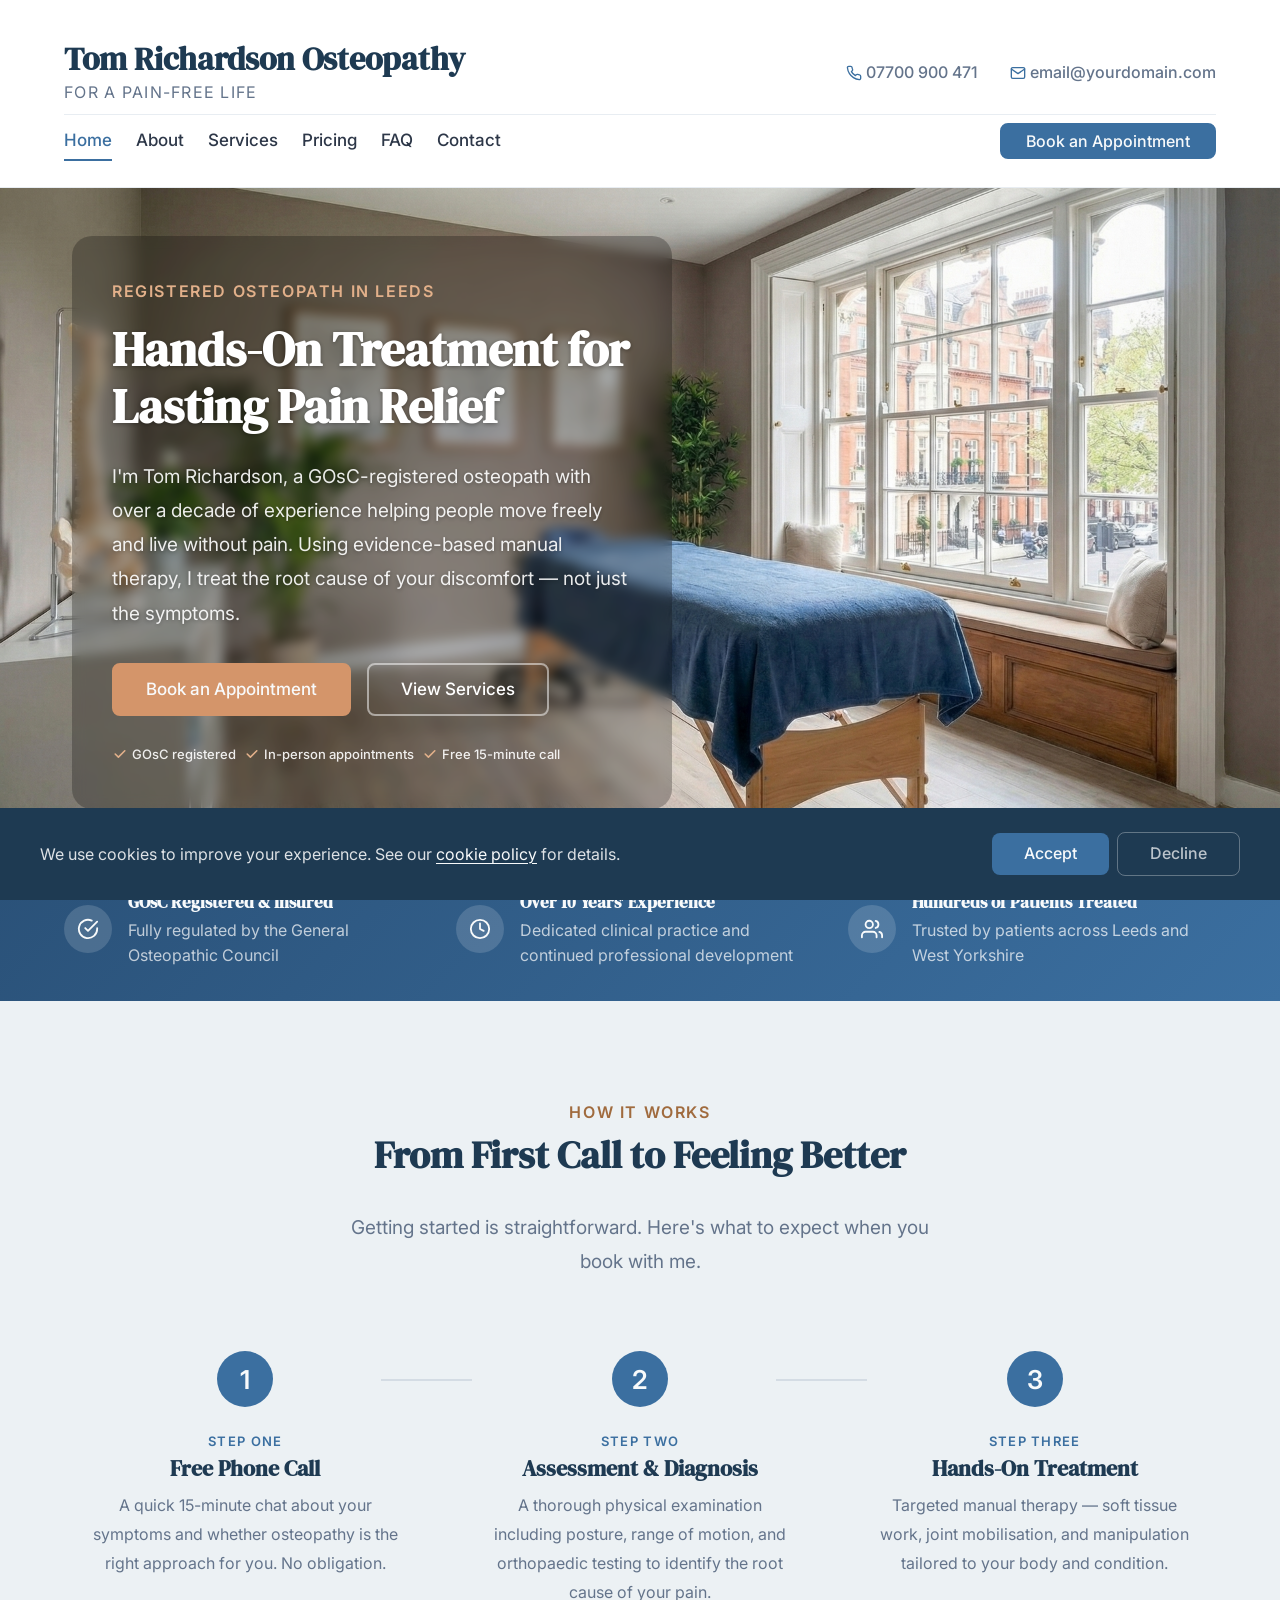
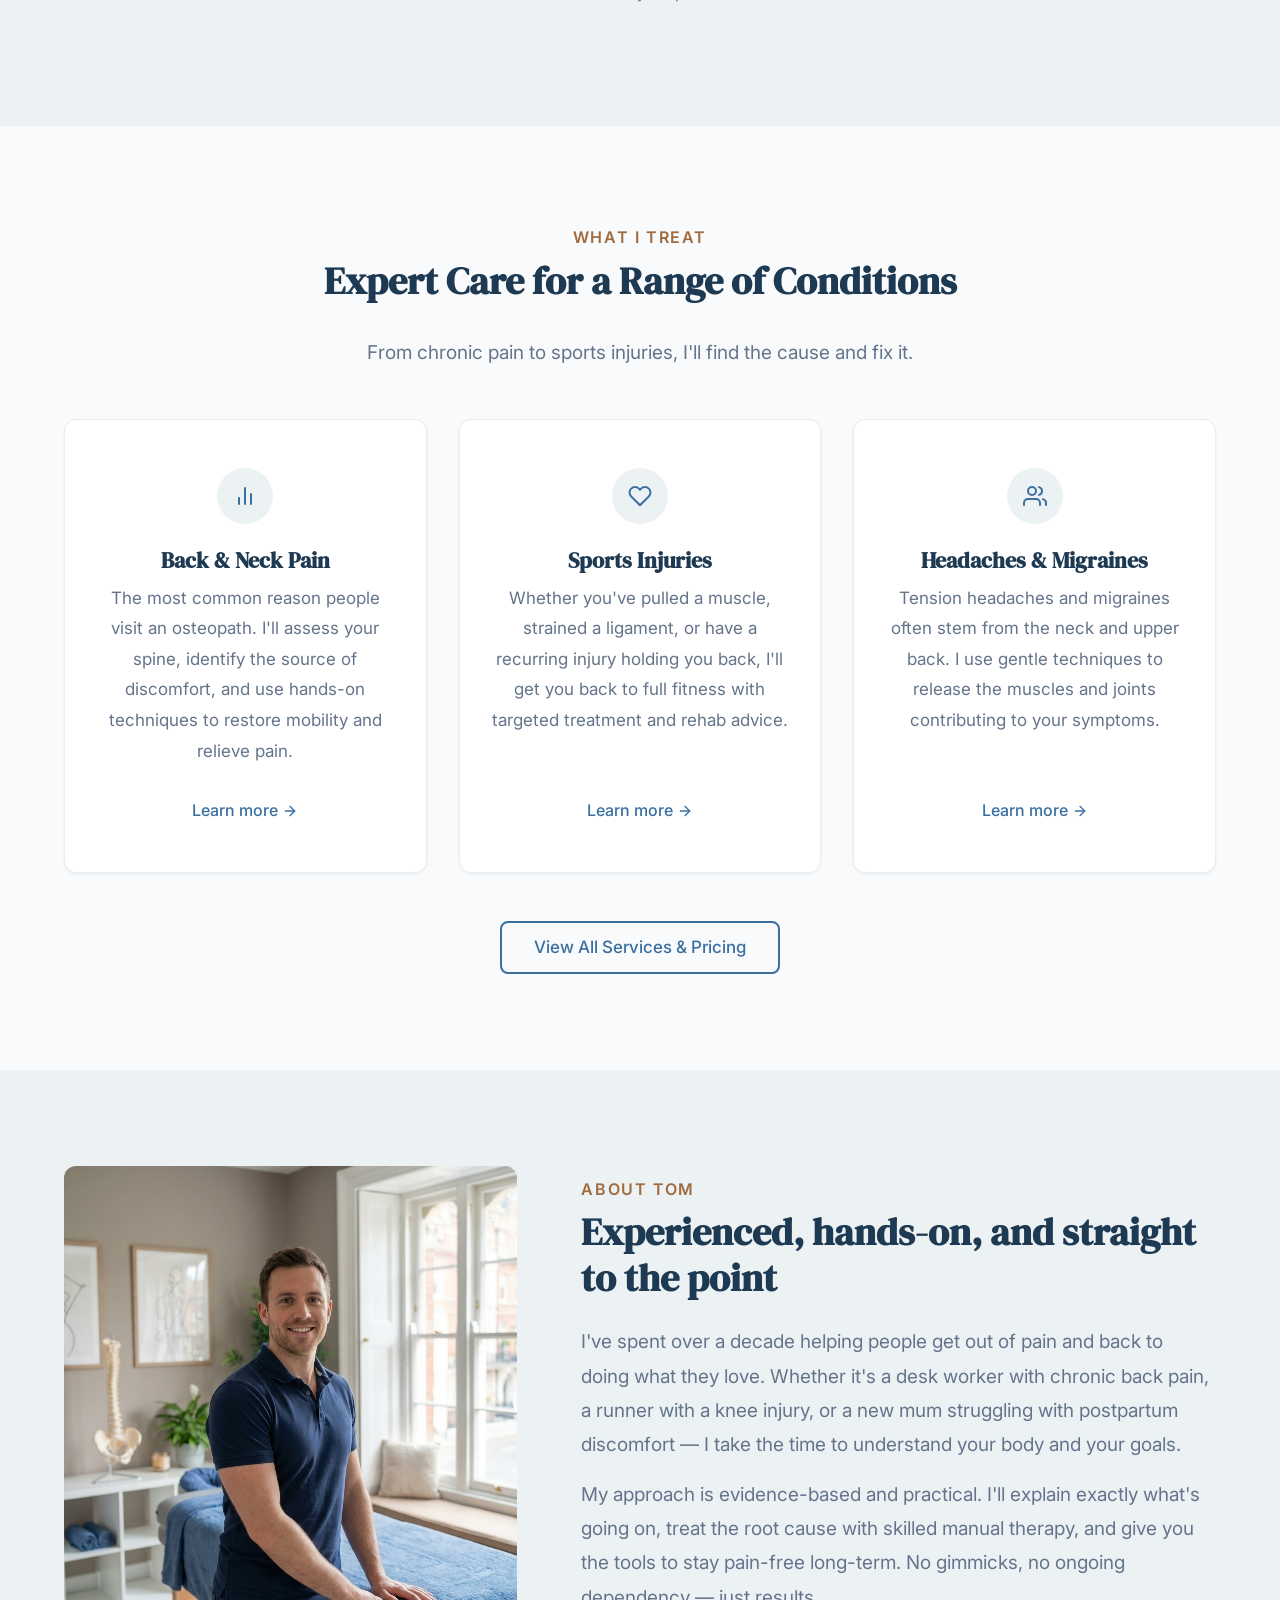
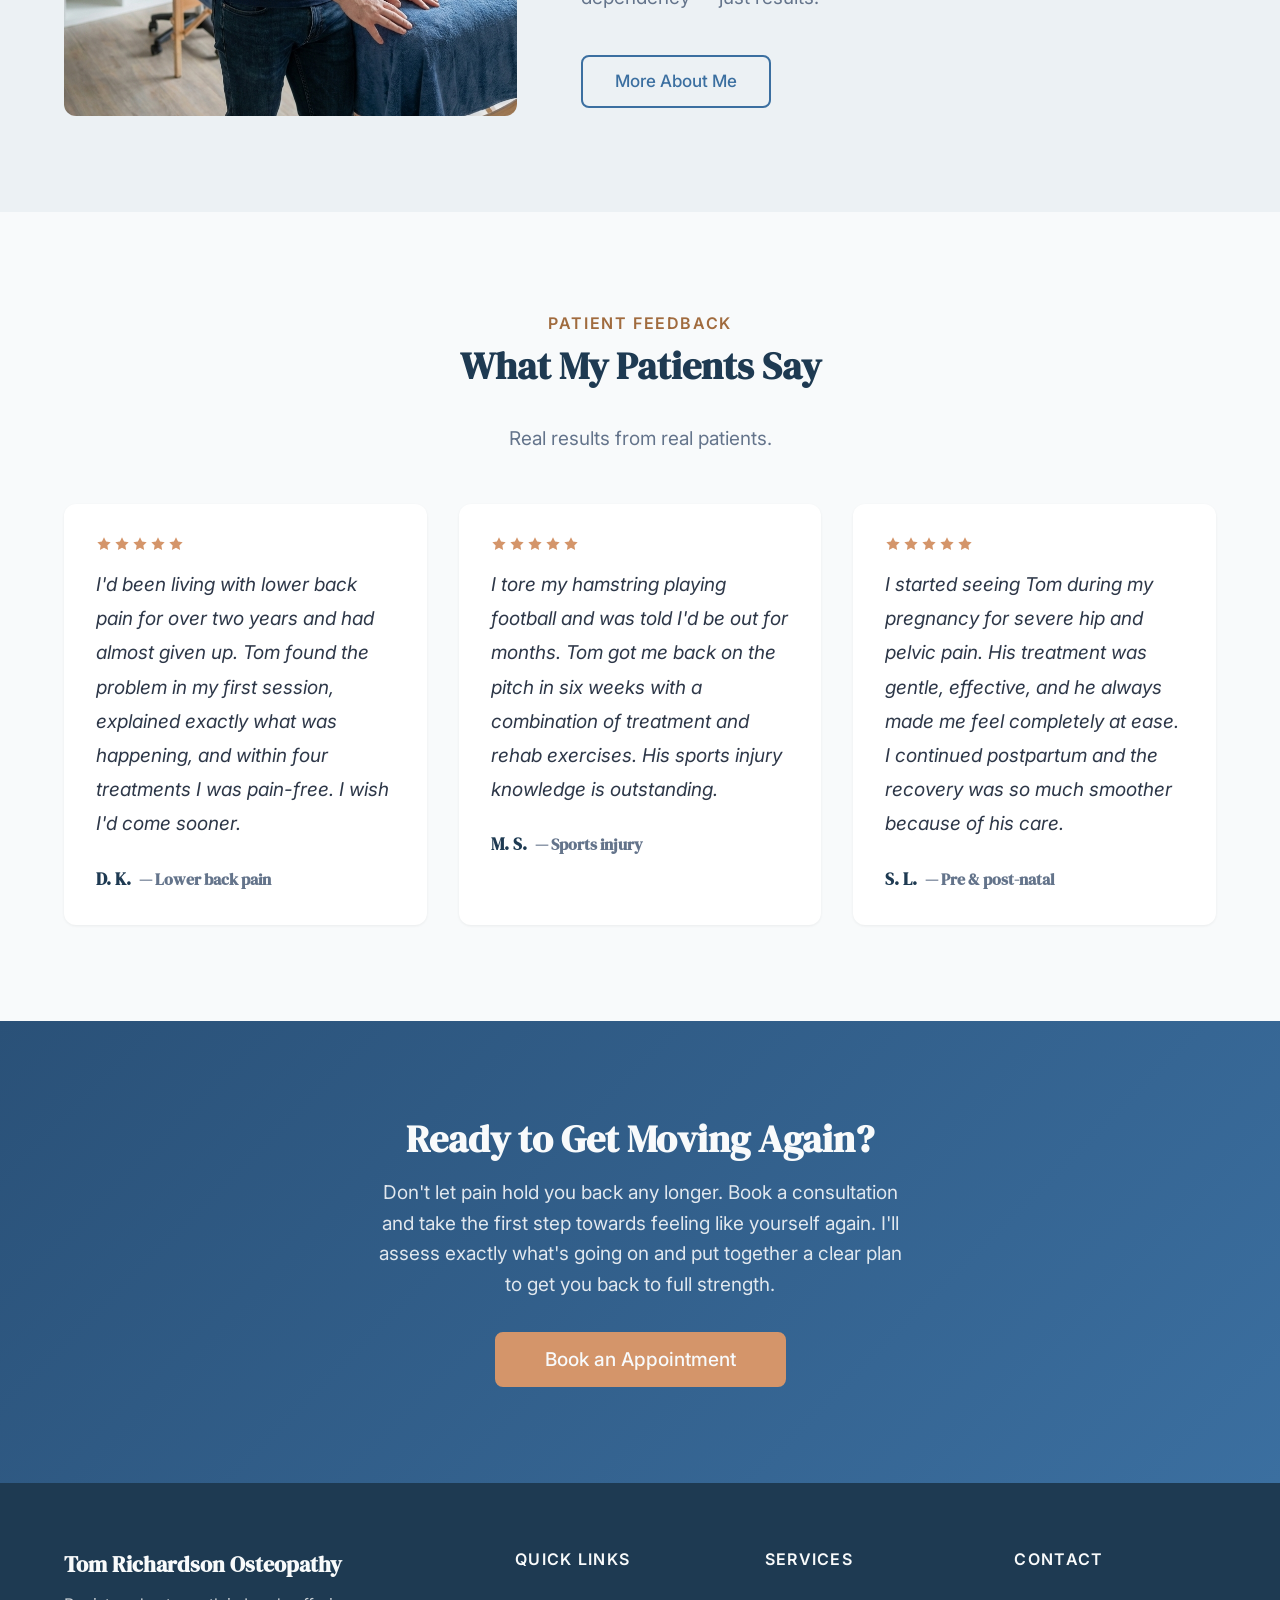
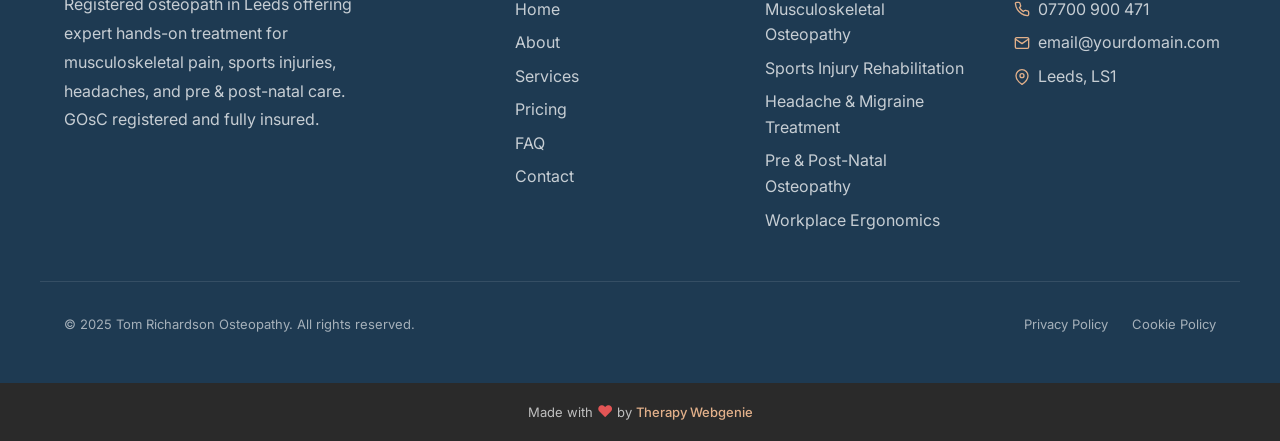
<file: index.html>
<!DOCTYPE html>
<html lang="en">
<head>
  <meta charset="UTF-8">
  <meta name="viewport" content="width=device-width, initial-scale=1.0">
  <meta name="description" content="Tom Richardson Osteopathy — expert osteopathy in Leeds for lasting pain relief. Musculoskeletal treatment, sports injuries, headaches, and pre &amp; post-natal care. GOsC registered.">
  <meta name="author" content="Tom Richardson Osteopathy">
  <title>Tom Richardson Osteopathy — Expert Osteopathy for a Pain-Free Life</title>

  <link rel="canonical" href="https://trulyempoweredcode.github.io/demo-osteopath/">

  <meta property="og:type" content="website">
  <meta property="og:url" content="https://trulyempoweredcode.github.io/demo-osteopath/">
  <meta property="og:title" content="Tom Richardson Osteopathy — Expert Osteopathy for a Pain-Free Life">
  <meta property="og:description" content="Registered osteopath in Leeds. Hands-on treatment for back pain, sports injuries, headaches, and musculoskeletal conditions.">
  <meta property="og:image" content="https://trulyempoweredcode.github.io/demo-osteopath/images/hero-bg.jpg">

  <meta name="twitter:card" content="summary_large_image">
  <meta name="twitter:title" content="Tom Richardson Osteopathy — Expert Osteopathy for a Pain-Free Life">
  <meta name="twitter:description" content="Registered osteopath in Leeds. Hands-on treatment for back pain, sports injuries, headaches, and musculoskeletal conditions.">
  <meta name="twitter:image" content="https://trulyempoweredcode.github.io/demo-osteopath/images/hero-bg.jpg">

  <link rel="preconnect" href="https://fonts.googleapis.com">
  <link rel="preconnect" href="https://fonts.gstatic.com" crossorigin>

  <link rel="stylesheet" href="css/base.css">
  <link rel="stylesheet" href="css/components.css">
  <link rel="stylesheet" href="css/theme.css">
  <!-- PROFILE:schema -->
  <script type="application/ld+json">
  {
    "@context": "https://schema.org",
    "@type": "LocalBusiness",
    "name": "Tom Richardson Osteopathy",
    "description": "Expert osteopathy in Leeds. Hands-on treatment for back pain, sports injuries, headaches, pre & post-natal care, and workplace ergonomics. GOsC registered.",
    "url": "https://trulyempoweredcode.github.io/demo-osteopath",
    "telephone": "07700 900 471",
    "email": "email@yourdomain.com",
    "address": {
      "@type": "PostalAddress",
      "addressLocality": "Leeds",
      "postalCode": "LS1",
      "addressCountry": "GB"
    },
    "openingHours": [
      "Mo-Fr 08:00-19:00",
      "Sa 09:00-13:00"
    ],
    "image": "https://trulyempoweredcode.github.io/demo-osteopath/images/hero-bg.jpg",
    "priceRange": "££"
  }
  </script>
  <!-- /PROFILE:schema -->
</head>
<body>

  <a href="#main" class="skip-link">Skip to main content</a>

  <!-- SECTION: nav -->
  <nav class="nav nav--two-tier" role="navigation" aria-label="Main navigation">
    <div class="container">
      <div class="nav__top">
        <a href="index.html" class="nav__brand nav__brand--inline">
          <div class="nav__brand-text">
            <span class="nav__name"><!-- PROFILE:site_title -->Tom Richardson Osteopathy<!-- /PROFILE:site_title --></span>
            <span class="nav__title"><!-- PROFILE:site_slogan -->For a Pain-Free Life<!-- /PROFILE:site_slogan --></span>
          </div>
        </a>
        <div class="nav__contact">
          <div class="nav__contact-item">
            <svg xmlns="http://www.w3.org/2000/svg" viewBox="0 0 24 24" fill="none" stroke="currentColor" stroke-width="2" stroke-linecap="round" stroke-linejoin="round"><path d="M22 16.92v3a2 2 0 0 1-2.18 2 19.79 19.79 0 0 1-8.63-3.07 19.5 19.5 0 0 1-6-6 19.79 19.79 0 0 1-3.07-8.67A2 2 0 0 1 4.11 2h3a2 2 0 0 1 2 1.72c.127.96.361 1.903.7 2.81a2 2 0 0 1-.45 2.11L8.09 9.91a16 16 0 0 0 6 6l1.27-1.27a2 2 0 0 1 2.11-.45c.907.339 1.85.573 2.81.7A2 2 0 0 1 22 16.92z"></path></svg>
            <!-- PROFILE:phone_landline --><a href="tel:07700900471">07700 900 471</a><!-- /PROFILE:phone_landline -->
          </div>
          <div class="nav__contact-item">
            <svg xmlns="http://www.w3.org/2000/svg" viewBox="0 0 24 24" fill="none" stroke="currentColor" stroke-width="2" stroke-linecap="round" stroke-linejoin="round"><path d="M4 4h16c1.1 0 2 .9 2 2v12c0 1.1-.9 2-2 2H4c-1.1 0-2-.9-2-2V6c0-1.1.9-2 2-2z"></path><polyline points="22,6 12,13 2,6"></polyline></svg>
            <!-- PROFILE:email --><a href="mailto:email@yourdomain.com">email@yourdomain.com</a><!-- /PROFILE:email -->
          </div>
        </div>
      </div>
      <div class="nav__bottom">
        <div class="nav__links">
          <a href="index.html" class="nav__link nav__link--active">Home</a>
          <a href="about.html" class="nav__link">About</a>
          <a href="services.html" class="nav__link">Services</a>
          <a href="pricing.html" class="nav__link">Pricing</a>
          <a href="faq.html" class="nav__link">FAQ</a>
          <a href="contact.html" class="nav__link">Contact</a>
          <a href="contact.html" class="btn btn--primary nav__cta">Book an Appointment</a>
        </div>
        <button class="nav__toggle" aria-label="Toggle menu" aria-expanded="false" aria-controls="mobile-menu">
          <span class="nav__toggle-bar"></span>
          <span class="nav__toggle-bar"></span>
          <span class="nav__toggle-bar"></span>
        </button>
      </div>
    </div>
    <div class="nav__mobile" id="mobile-menu" role="menu">
      <a href="index.html" class="nav__link nav__link--active" role="menuitem">Home</a>
      <a href="about.html" class="nav__link" role="menuitem">About</a>
      <a href="services.html" class="nav__link" role="menuitem">Services</a>
      <a href="pricing.html" class="nav__link" role="menuitem">Pricing</a>
      <a href="faq.html" class="nav__link" role="menuitem">FAQ</a>
      <a href="contact.html" class="nav__link" role="menuitem">Contact</a>
      <a href="contact.html" class="btn btn--primary" role="menuitem">Book an Appointment</a>
      <div class="nav__mobile-contact">
        <div class="nav__contact-item">
          <svg xmlns="http://www.w3.org/2000/svg" viewBox="0 0 24 24" fill="none" stroke="currentColor" stroke-width="2" stroke-linecap="round" stroke-linejoin="round"><path d="M22 16.92v3a2 2 0 0 1-2.18 2 19.79 19.79 0 0 1-8.63-3.07 19.5 19.5 0 0 1-6-6 19.79 19.79 0 0 1-3.07-8.67A2 2 0 0 1 4.11 2h3a2 2 0 0 1 2 1.72c.127.96.361 1.903.7 2.81a2 2 0 0 1-.45 2.11L8.09 9.91a16 16 0 0 0 6 6l1.27-1.27a2 2 0 0 1 2.11-.45c.907.339 1.85.573 2.81.7A2 2 0 0 1 22 16.92z"></path></svg>
          <a href="tel:07700900471">07700 900 471</a>
        </div>
        <div class="nav__contact-item">
          <svg xmlns="http://www.w3.org/2000/svg" viewBox="0 0 24 24" fill="none" stroke="currentColor" stroke-width="2" stroke-linecap="round" stroke-linejoin="round"><path d="M4 4h16c1.1 0 2 .9 2 2v12c0 1.1-.9 2-2 2H4c-1.1 0-2-.9-2-2V6c0-1.1.9-2 2-2z"></path><polyline points="22,6 12,13 2,6"></polyline></svg>
          <a href="mailto:email@yourdomain.com">email@yourdomain.com</a>
        </div>
      </div>
    </div>
  </nav>
  <!-- /SECTION: nav -->

  <main id="main">

    <!-- SECTION: hero -->
    <section class="hero hero--showcase hero--showcase-dark" style="background-image: url('images/hero-bg.jpg');">
      <div class="container hero__inner">
        <div class="hero__content">
          <span class="hero__label">Registered Osteopath in Leeds</span>
          <h1 class="hero__heading">Hands-On Treatment for Lasting Pain Relief</h1>
          <p class="hero__text">I'm Tom Richardson, a GOsC-registered osteopath with over a decade of experience helping people move freely and live without pain. Using evidence-based manual therapy, I treat the root cause of your discomfort — not just the symptoms.</p>
          <div class="hero__actions">
            <a href="contact.html" class="btn btn--primary">Book an Appointment</a>
            <a href="services.html" class="btn btn--secondary">View Services</a>
          </div>
          <ul class="hero__ticks">
            <li><svg xmlns="http://www.w3.org/2000/svg" viewBox="0 0 20 20" fill="currentColor"><path fill-rule="evenodd" d="M16.707 5.293a1 1 0 010 1.414l-8 8a1 1 0 01-1.414 0l-4-4a1 1 0 011.414-1.414L8 12.586l7.293-7.293a1 1 0 011.414 0z" clip-rule="evenodd"/></svg> GOsC registered</li>
            <li><svg xmlns="http://www.w3.org/2000/svg" viewBox="0 0 20 20" fill="currentColor"><path fill-rule="evenodd" d="M16.707 5.293a1 1 0 010 1.414l-8 8a1 1 0 01-1.414 0l-4-4a1 1 0 011.414-1.414L8 12.586l7.293-7.293a1 1 0 011.414 0z" clip-rule="evenodd"/></svg> In-person appointments</li>
            <li><svg xmlns="http://www.w3.org/2000/svg" viewBox="0 0 20 20" fill="currentColor"><path fill-rule="evenodd" d="M16.707 5.293a1 1 0 010 1.414l-8 8a1 1 0 01-1.414 0l-4-4a1 1 0 011.414-1.414L8 12.586l7.293-7.293a1 1 0 011.414 0z" clip-rule="evenodd"/></svg> Free 15-minute call</li>
          </ul>
        </div>
      </div>
    </section>
    <!-- /SECTION: hero -->

    <!-- SECTION: info-band -->
    <section class="info-band info-band--primary">
      <div class="container info-band__inner">
        <div class="info-band__item">
          <div class="info-band__icon">
            <svg xmlns="http://www.w3.org/2000/svg" viewBox="0 0 24 24" fill="none" stroke="currentColor" stroke-width="2" stroke-linecap="round" stroke-linejoin="round"><path d="M22 11.08V12a10 10 0 1 1-5.93-9.14"></path><polyline points="22 4 12 14.01 9 11.01"></polyline></svg>
          </div>
          <div class="info-band__item-text">
            <span class="info-band__title">GOsC Registered &amp; Insured</span>
            <span class="info-band__text">Fully regulated by the General Osteopathic Council</span>
          </div>
        </div>
        <div class="info-band__item">
          <div class="info-band__icon">
            <svg xmlns="http://www.w3.org/2000/svg" viewBox="0 0 24 24" fill="none" stroke="currentColor" stroke-width="2" stroke-linecap="round" stroke-linejoin="round"><circle cx="12" cy="12" r="10"></circle><polyline points="12 6 12 12 16 14"></polyline></svg>
          </div>
          <div class="info-band__item-text">
            <span class="info-band__title">Over 10 Years' Experience</span>
            <span class="info-band__text">Dedicated clinical practice and continued professional development</span>
          </div>
        </div>
        <div class="info-band__item">
          <div class="info-band__icon">
            <svg xmlns="http://www.w3.org/2000/svg" viewBox="0 0 24 24" fill="none" stroke="currentColor" stroke-width="2" stroke-linecap="round" stroke-linejoin="round"><path d="M17 21v-2a4 4 0 0 0-4-4H5a4 4 0 0 0-4 4v2"></path><circle cx="9" cy="7" r="4"></circle><path d="M23 21v-2a4 4 0 0 0-3-3.87"></path><path d="M16 3.13a4 4 0 0 1 0 7.75"></path></svg>
          </div>
          <div class="info-band__item-text">
            <span class="info-band__title">Hundreds of Patients Treated</span>
            <span class="info-band__text">Trusted by patients across Leeds and West Yorkshire</span>
          </div>
        </div>
      </div>
    </section>
    <!-- /SECTION: info-band -->

    <!-- SECTION: steps -->
    <section class="section section--alt reveal">
      <div class="container">
        <div class="text-center">
          <span class="section-label">How It Works</span>
          <h2>From First Call to Feeling Better</h2>
          <p class="section-subtitle">Getting started is straightforward. Here's what to expect when you book with me.</p>
        </div>
        <div class="steps steps--connected">
          <div class="step">
            <div class="step__number" style="font-family: var(--font-body);">1</div>
            <span class="step__label">Step One</span>
            <h3 class="step__title">Free Phone Call</h3>
            <p class="step__text">A quick 15-minute chat about your symptoms and whether osteopathy is the right approach for you. No obligation.</p>
          </div>
          <div class="step">
            <div class="step__number" style="font-family: var(--font-body);">2</div>
            <span class="step__label">Step Two</span>
            <h3 class="step__title">Assessment &amp; Diagnosis</h3>
            <p class="step__text">A thorough physical examination including posture, range of motion, and orthopaedic testing to identify the root cause of your pain.</p>
          </div>
          <div class="step">
            <div class="step__number" style="font-family: var(--font-body);">3</div>
            <span class="step__label">Step Three</span>
            <h3 class="step__title">Hands-On Treatment</h3>
            <p class="step__text">Targeted manual therapy — soft tissue work, joint mobilisation, and manipulation tailored to your body and condition.</p>
          </div>
        </div>
      </div>
    </section>
    <!-- /SECTION: steps -->

    <!-- SECTION: services-overview -->
    <section class="section reveal">
      <div class="container text-center">
        <span class="section-label">What I Treat</span>
        <h2>Expert Care for a Range of Conditions</h2>
        <p class="section-subtitle">From chronic pain to sports injuries, I'll find the cause and fix it.</p>
      </div>
      <div class="container grid grid--3">
        <a href="services.html#service-musculoskeletal" class="card card--service">
          <div class="card__icon">
            <svg xmlns="http://www.w3.org/2000/svg" viewBox="0 0 24 24" fill="none" stroke="currentColor" stroke-width="2" stroke-linecap="round" stroke-linejoin="round"><path d="M18 20V10"></path><path d="M12 20V4"></path><path d="M6 20v-6"></path></svg>
          </div>
          <h3 class="card__title">Back &amp; Neck Pain</h3>
          <p class="card__text">The most common reason people visit an osteopath. I'll assess your spine, identify the source of discomfort, and use hands-on techniques to restore mobility and relieve pain.</p>
          <span class="card__link">
            Learn more
            <svg xmlns="http://www.w3.org/2000/svg" viewBox="0 0 24 24" fill="none" stroke="currentColor" stroke-width="2" stroke-linecap="round" stroke-linejoin="round"><line x1="5" y1="12" x2="19" y2="12"></line><polyline points="12 5 19 12 12 19"></polyline></svg>
          </span>
        </a>
        <a href="services.html#service-sports" class="card card--service">
          <div class="card__icon">
            <svg xmlns="http://www.w3.org/2000/svg" viewBox="0 0 24 24" fill="none" stroke="currentColor" stroke-width="2" stroke-linecap="round" stroke-linejoin="round"><path d="M20.84 4.61a5.5 5.5 0 0 0-7.78 0L12 5.67l-1.06-1.06a5.5 5.5 0 0 0-7.78 7.78l1.06 1.06L12 21.23l7.78-7.78 1.06-1.06a5.5 5.5 0 0 0 0-7.78z"></path></svg>
          </div>
          <h3 class="card__title">Sports Injuries</h3>
          <p class="card__text">Whether you've pulled a muscle, strained a ligament, or have a recurring injury holding you back, I'll get you back to full fitness with targeted treatment and rehab advice.</p>
          <span class="card__link">
            Learn more
            <svg xmlns="http://www.w3.org/2000/svg" viewBox="0 0 24 24" fill="none" stroke="currentColor" stroke-width="2" stroke-linecap="round" stroke-linejoin="round"><line x1="5" y1="12" x2="19" y2="12"></line><polyline points="12 5 19 12 12 19"></polyline></svg>
          </span>
        </a>
        <a href="services.html#service-headaches" class="card card--service">
          <div class="card__icon">
            <svg xmlns="http://www.w3.org/2000/svg" viewBox="0 0 24 24" fill="none" stroke="currentColor" stroke-width="2" stroke-linecap="round" stroke-linejoin="round"><path d="M17 21v-2a4 4 0 0 0-4-4H5a4 4 0 0 0-4 4v2"></path><circle cx="9" cy="7" r="4"></circle><path d="M23 21v-2a4 4 0 0 0-3-3.87"></path><path d="M16 3.13a4 4 0 0 1 0 7.75"></path></svg>
          </div>
          <h3 class="card__title">Headaches &amp; Migraines</h3>
          <p class="card__text">Tension headaches and migraines often stem from the neck and upper back. I use gentle techniques to release the muscles and joints contributing to your symptoms.</p>
          <span class="card__link">
            Learn more
            <svg xmlns="http://www.w3.org/2000/svg" viewBox="0 0 24 24" fill="none" stroke="currentColor" stroke-width="2" stroke-linecap="round" stroke-linejoin="round"><line x1="5" y1="12" x2="19" y2="12"></line><polyline points="12 5 19 12 12 19"></polyline></svg>
          </span>
        </a>
      </div>
      <div class="container text-center section-footer">
        <a href="services.html" class="btn btn--secondary">View All Services &amp; Pricing</a>
      </div>
    </section>
    <!-- /SECTION: services-overview -->

    <!-- SECTION: intro -->
    <section class="section section--alt reveal">
      <div class="container intro__inner">
        <div class="intro__image-wrap" style="background-image: url('images/home-portrait.jpg');" role="img" aria-label="Tom Richardson, registered osteopath in Leeds">
        </div>
        <div class="intro__text">
          <span class="section-label">About Tom</span>
          <h2>Experienced, hands-on, and straight to the point</h2>
          <p>I've spent over a decade helping people get out of pain and back to doing what they love. Whether it's a desk worker with chronic back pain, a runner with a knee injury, or a new mum struggling with postpartum discomfort — I take the time to understand your body and your goals.</p>
          <p>My approach is evidence-based and practical. I'll explain exactly what's going on, treat the root cause with skilled manual therapy, and give you the tools to stay pain-free long-term. No gimmicks, no ongoing dependency — just results.</p>
          <a href="about.html" class="btn btn--secondary">More About Me</a>
        </div>
      </div>
    </section>
    <!-- /SECTION: intro -->

    <!-- SECTION: testimonials -->
    <section class="section reveal">
      <div class="container text-center">
        <span class="section-label">Patient Feedback</span>
        <h2>What My Patients Say</h2>
        <p class="section-subtitle">Real results from real patients.</p>
      </div>
      <div class="container grid grid--3">
        <div class="testimonial testimonial--card">
          <div class="testimonial__stars">
            <svg viewBox="0 0 24 24"><path d="M12 2l3.09 6.26L22 9.27l-5 4.87 1.18 6.88L12 17.77l-6.18 3.25L7 14.14 2 9.27l6.91-1.01L12 2z"/></svg>
            <svg viewBox="0 0 24 24"><path d="M12 2l3.09 6.26L22 9.27l-5 4.87 1.18 6.88L12 17.77l-6.18 3.25L7 14.14 2 9.27l6.91-1.01L12 2z"/></svg>
            <svg viewBox="0 0 24 24"><path d="M12 2l3.09 6.26L22 9.27l-5 4.87 1.18 6.88L12 17.77l-6.18 3.25L7 14.14 2 9.27l6.91-1.01L12 2z"/></svg>
            <svg viewBox="0 0 24 24"><path d="M12 2l3.09 6.26L22 9.27l-5 4.87 1.18 6.88L12 17.77l-6.18 3.25L7 14.14 2 9.27l6.91-1.01L12 2z"/></svg>
            <svg viewBox="0 0 24 24"><path d="M12 2l3.09 6.26L22 9.27l-5 4.87 1.18 6.88L12 17.77l-6.18 3.25L7 14.14 2 9.27l6.91-1.01L12 2z"/></svg>
          </div>
          <p class="testimonial__quote">I'd been living with lower back pain for over two years and had almost given up. Tom found the problem in my first session, explained exactly what was happening, and within four treatments I was pain-free. I wish I'd come sooner.</p>
          <p class="testimonial__author">D. K. <span class="testimonial__detail" style="display:inline; margin-left: 0.25em;">&mdash; Lower back pain</span></p>
        </div>
        <div class="testimonial testimonial--card">
          <div class="testimonial__stars">
            <svg viewBox="0 0 24 24"><path d="M12 2l3.09 6.26L22 9.27l-5 4.87 1.18 6.88L12 17.77l-6.18 3.25L7 14.14 2 9.27l6.91-1.01L12 2z"/></svg>
            <svg viewBox="0 0 24 24"><path d="M12 2l3.09 6.26L22 9.27l-5 4.87 1.18 6.88L12 17.77l-6.18 3.25L7 14.14 2 9.27l6.91-1.01L12 2z"/></svg>
            <svg viewBox="0 0 24 24"><path d="M12 2l3.09 6.26L22 9.27l-5 4.87 1.18 6.88L12 17.77l-6.18 3.25L7 14.14 2 9.27l6.91-1.01L12 2z"/></svg>
            <svg viewBox="0 0 24 24"><path d="M12 2l3.09 6.26L22 9.27l-5 4.87 1.18 6.88L12 17.77l-6.18 3.25L7 14.14 2 9.27l6.91-1.01L12 2z"/></svg>
            <svg viewBox="0 0 24 24"><path d="M12 2l3.09 6.26L22 9.27l-5 4.87 1.18 6.88L12 17.77l-6.18 3.25L7 14.14 2 9.27l6.91-1.01L12 2z"/></svg>
          </div>
          <p class="testimonial__quote">I tore my hamstring playing football and was told I'd be out for months. Tom got me back on the pitch in six weeks with a combination of treatment and rehab exercises. His sports injury knowledge is outstanding.</p>
          <p class="testimonial__author">M. S. <span class="testimonial__detail" style="display:inline; margin-left: 0.25em;">&mdash; Sports injury</span></p>
        </div>
        <div class="testimonial testimonial--card">
          <div class="testimonial__stars">
            <svg viewBox="0 0 24 24"><path d="M12 2l3.09 6.26L22 9.27l-5 4.87 1.18 6.88L12 17.77l-6.18 3.25L7 14.14 2 9.27l6.91-1.01L12 2z"/></svg>
            <svg viewBox="0 0 24 24"><path d="M12 2l3.09 6.26L22 9.27l-5 4.87 1.18 6.88L12 17.77l-6.18 3.25L7 14.14 2 9.27l6.91-1.01L12 2z"/></svg>
            <svg viewBox="0 0 24 24"><path d="M12 2l3.09 6.26L22 9.27l-5 4.87 1.18 6.88L12 17.77l-6.18 3.25L7 14.14 2 9.27l6.91-1.01L12 2z"/></svg>
            <svg viewBox="0 0 24 24"><path d="M12 2l3.09 6.26L22 9.27l-5 4.87 1.18 6.88L12 17.77l-6.18 3.25L7 14.14 2 9.27l6.91-1.01L12 2z"/></svg>
            <svg viewBox="0 0 24 24"><path d="M12 2l3.09 6.26L22 9.27l-5 4.87 1.18 6.88L12 17.77l-6.18 3.25L7 14.14 2 9.27l6.91-1.01L12 2z"/></svg>
          </div>
          <p class="testimonial__quote">I started seeing Tom during my pregnancy for severe hip and pelvic pain. His treatment was gentle, effective, and he always made me feel completely at ease. I continued postpartum and the recovery was so much smoother because of his care.</p>
          <p class="testimonial__author">S. L. <span class="testimonial__detail" style="display:inline; margin-left: 0.25em;">&mdash; Pre &amp; post-natal</span></p>
        </div>
      </div>
    </section>
    <!-- /SECTION: testimonials -->

    <!-- SECTION: cta -->
    <section class="section cta-banner reveal">
      <div class="container text-center">
        <h2>Ready to Get Moving Again?</h2>
        <p>Don't let pain hold you back any longer. Book a consultation and take the first step towards feeling like yourself again. I'll assess exactly what's going on and put together a clear plan to get you back to full strength.</p>
        <a href="contact.html" class="btn btn--accent">Book an Appointment</a>
      </div>
    </section>
    <!-- /SECTION: cta -->

  </main>

  <!-- SECTION: footer -->
  <footer class="footer">
    <div class="container footer__inner">
      <div class="footer__brand">
        <p class="footer__brand-name">Tom Richardson Osteopathy</p>
        <p class="footer__brand-text">Registered osteopath in Leeds offering expert hands-on treatment for musculoskeletal pain, sports injuries, headaches, and pre &amp; post-natal care. GOsC registered and fully insured.</p>
      </div>
      <div class="footer__col">
        <p class="footer__heading">Quick Links</p>
        <div class="footer__links">
          <a href="index.html" class="footer__link">Home</a>
          <a href="about.html" class="footer__link">About</a>
          <a href="services.html" class="footer__link">Services</a>
          <a href="pricing.html" class="footer__link">Pricing</a>
          <a href="faq.html" class="footer__link">FAQ</a>
          <a href="contact.html" class="footer__link">Contact</a>
        </div>
      </div>
      <div class="footer__col">
        <p class="footer__heading">Services</p>
        <div class="footer__links">
          <a href="services.html#service-musculoskeletal" class="footer__link">Musculoskeletal Osteopathy</a>
          <a href="services.html#service-sports" class="footer__link">Sports Injury Rehabilitation</a>
          <a href="services.html#service-headaches" class="footer__link">Headache &amp; Migraine Treatment</a>
          <a href="services.html#service-prenatal" class="footer__link">Pre &amp; Post-Natal Osteopathy</a>
          <a href="services.html#service-ergonomics" class="footer__link">Workplace Ergonomics</a>
        </div>
      </div>
      <div class="footer__col">
        <p class="footer__heading">Contact</p>
        <div class="footer__contact-item">
          <svg xmlns="http://www.w3.org/2000/svg" viewBox="0 0 24 24" fill="none" stroke="currentColor" stroke-width="2" stroke-linecap="round" stroke-linejoin="round"><path d="M22 16.92v3a2 2 0 0 1-2.18 2 19.79 19.79 0 0 1-8.63-3.07 19.5 19.5 0 0 1-6-6 19.79 19.79 0 0 1-3.07-8.67A2 2 0 0 1 4.11 2h3a2 2 0 0 1 2 1.72 12.84 12.84 0 0 0 .7 2.81 2 2 0 0 1-.45 2.11L8.09 9.91a16 16 0 0 0 6 6l1.27-1.27a2 2 0 0 1 2.11-.45 12.84 12.84 0 0 0 2.81.7A2 2 0 0 1 22 16.92z"></path></svg>
          <!-- PROFILE:phone_landline --><span>07700 900 471</span><!-- /PROFILE:phone_landline -->
        </div>
        <div class="footer__contact-item">
          <svg xmlns="http://www.w3.org/2000/svg" viewBox="0 0 24 24" fill="none" stroke="currentColor" stroke-width="2" stroke-linecap="round" stroke-linejoin="round"><path d="M4 4h16c1.1 0 2 .9 2 2v12c0 1.1-.9 2-2 2H4c-1.1 0-2-.9-2-2V6c0-1.1.9-2 2-2z"></path><polyline points="22,6 12,13 2,6"></polyline></svg>
          <!-- PROFILE:email --><a href="mailto:email@yourdomain.com">email@yourdomain.com</a><!-- /PROFILE:email -->
        </div>
        <div class="footer__contact-item">
          <svg xmlns="http://www.w3.org/2000/svg" viewBox="0 0 24 24" fill="none" stroke="currentColor" stroke-width="2" stroke-linecap="round" stroke-linejoin="round"><path d="M21 10c0 7-9 13-9 13s-9-6-9-13a9 9 0 0 1 18 0z"></path><circle cx="12" cy="10" r="3"></circle></svg>
          <!-- PROFILE:address --><span>Leeds, LS1</span><!-- /PROFILE:address -->
        </div>
      </div>
    </div>
    <div class="container footer__bottom">
      <p class="footer__copyright">&copy; 2025 Tom Richardson Osteopathy. All rights reserved.</p>
      <div class="footer__legal">
        <a href="privacy.html">Privacy Policy</a>
        <a href="cookies-policy.html">Cookie Policy</a>
      </div>
    </div>
  </footer>
  <!-- /SECTION: footer -->

  <div class="site-credit">
    <p>Made with <span class="site-credit__heart" aria-label="love">&#10084;</span> by <a href="https://www.therapywebgenie.com" target="_blank" rel="noopener">Therapy Webgenie</a></p>
  </div>

  <!-- Cookie Consent -->
  <div class="cookie-banner" role="dialog" aria-label="Cookie consent">
    <div class="cookie-banner__inner">
      <p class="cookie-banner__text">We use cookies to improve your experience. See our <a href="cookies-policy.html">cookie policy</a> for details.</p>
      <div class="cookie-banner__buttons"><button class="cookie-banner__accept">Accept</button><button class="cookie-banner__decline">Decline</button></div>
    </div>
  </div>

  <!-- Back to Top -->
  <button class="back-to-top" aria-label="Back to top">
    <svg xmlns="http://www.w3.org/2000/svg" viewBox="0 0 24 24" fill="none" stroke="currentColor" stroke-width="2" stroke-linecap="round" stroke-linejoin="round"><polyline points="18 15 12 9 6 15"></polyline></svg>
  </button>

  <script src="js/main.js"></script>
</body>
</html>
</file>
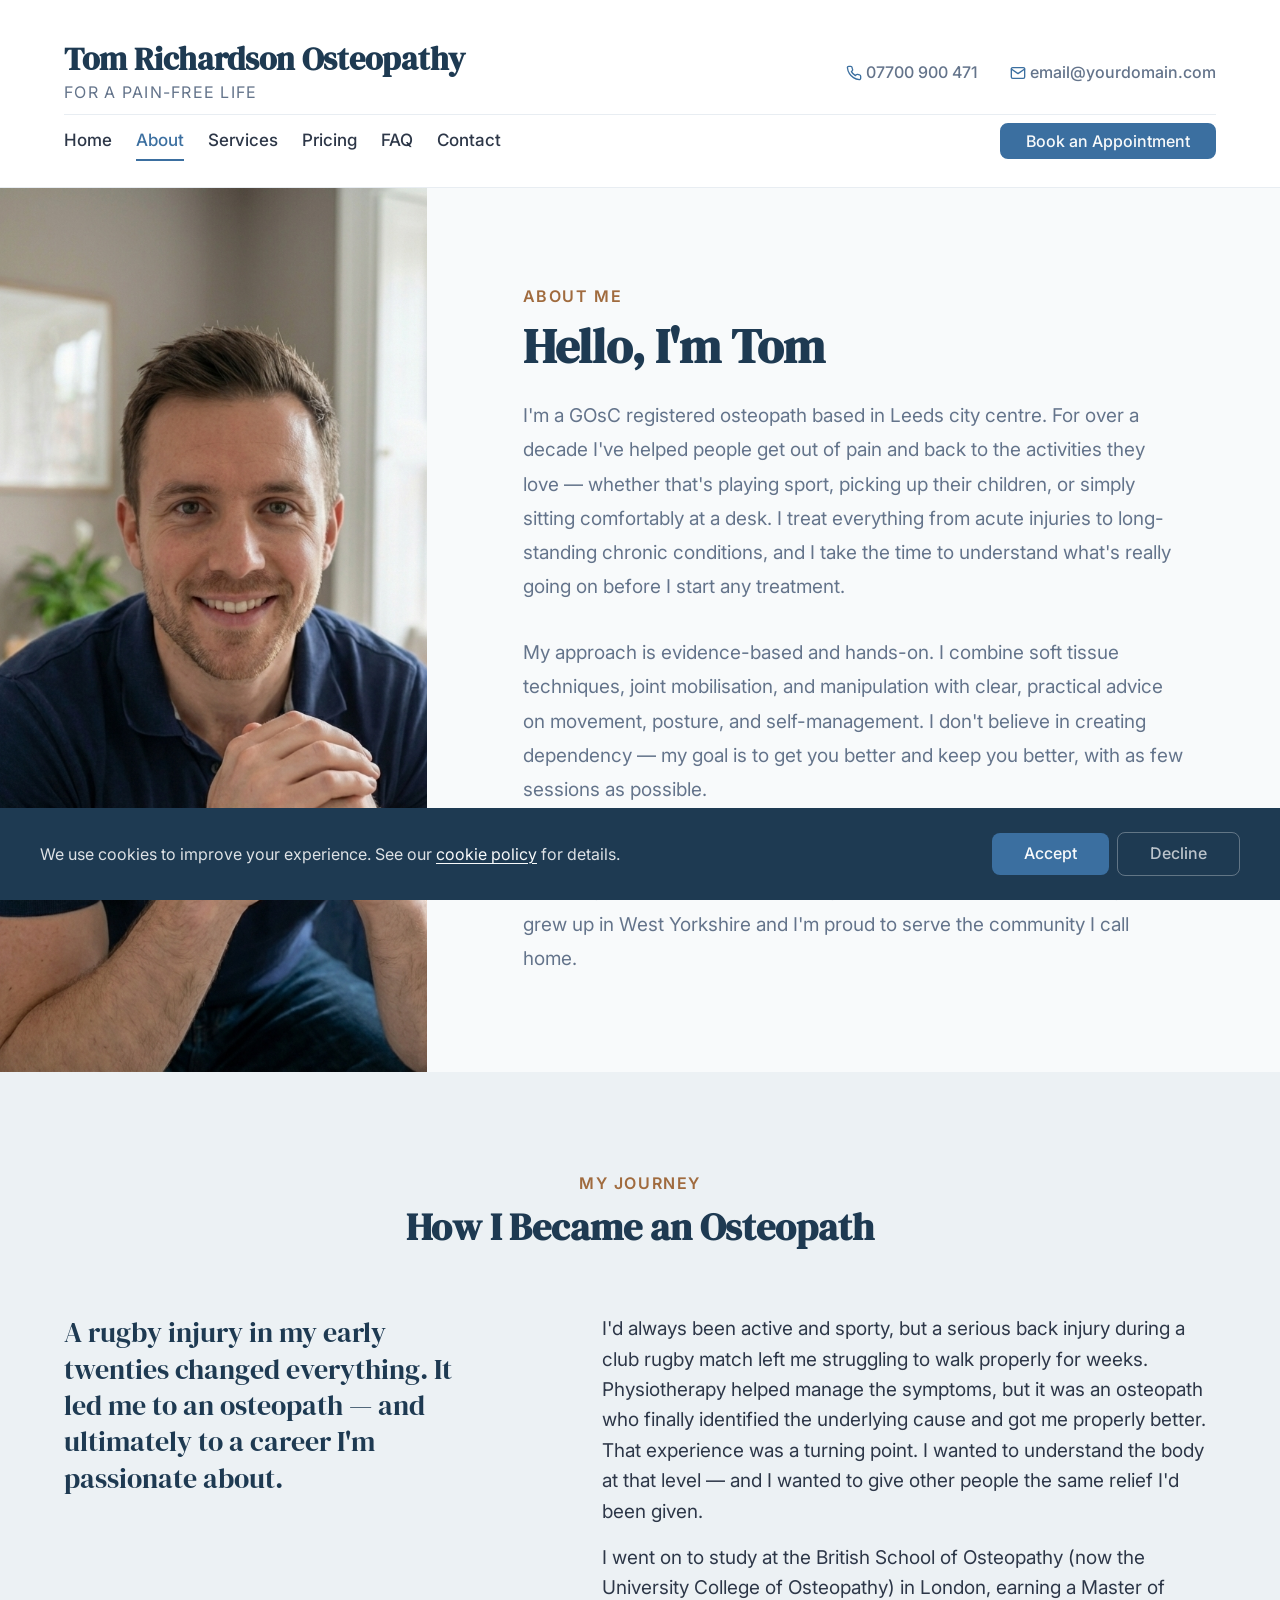
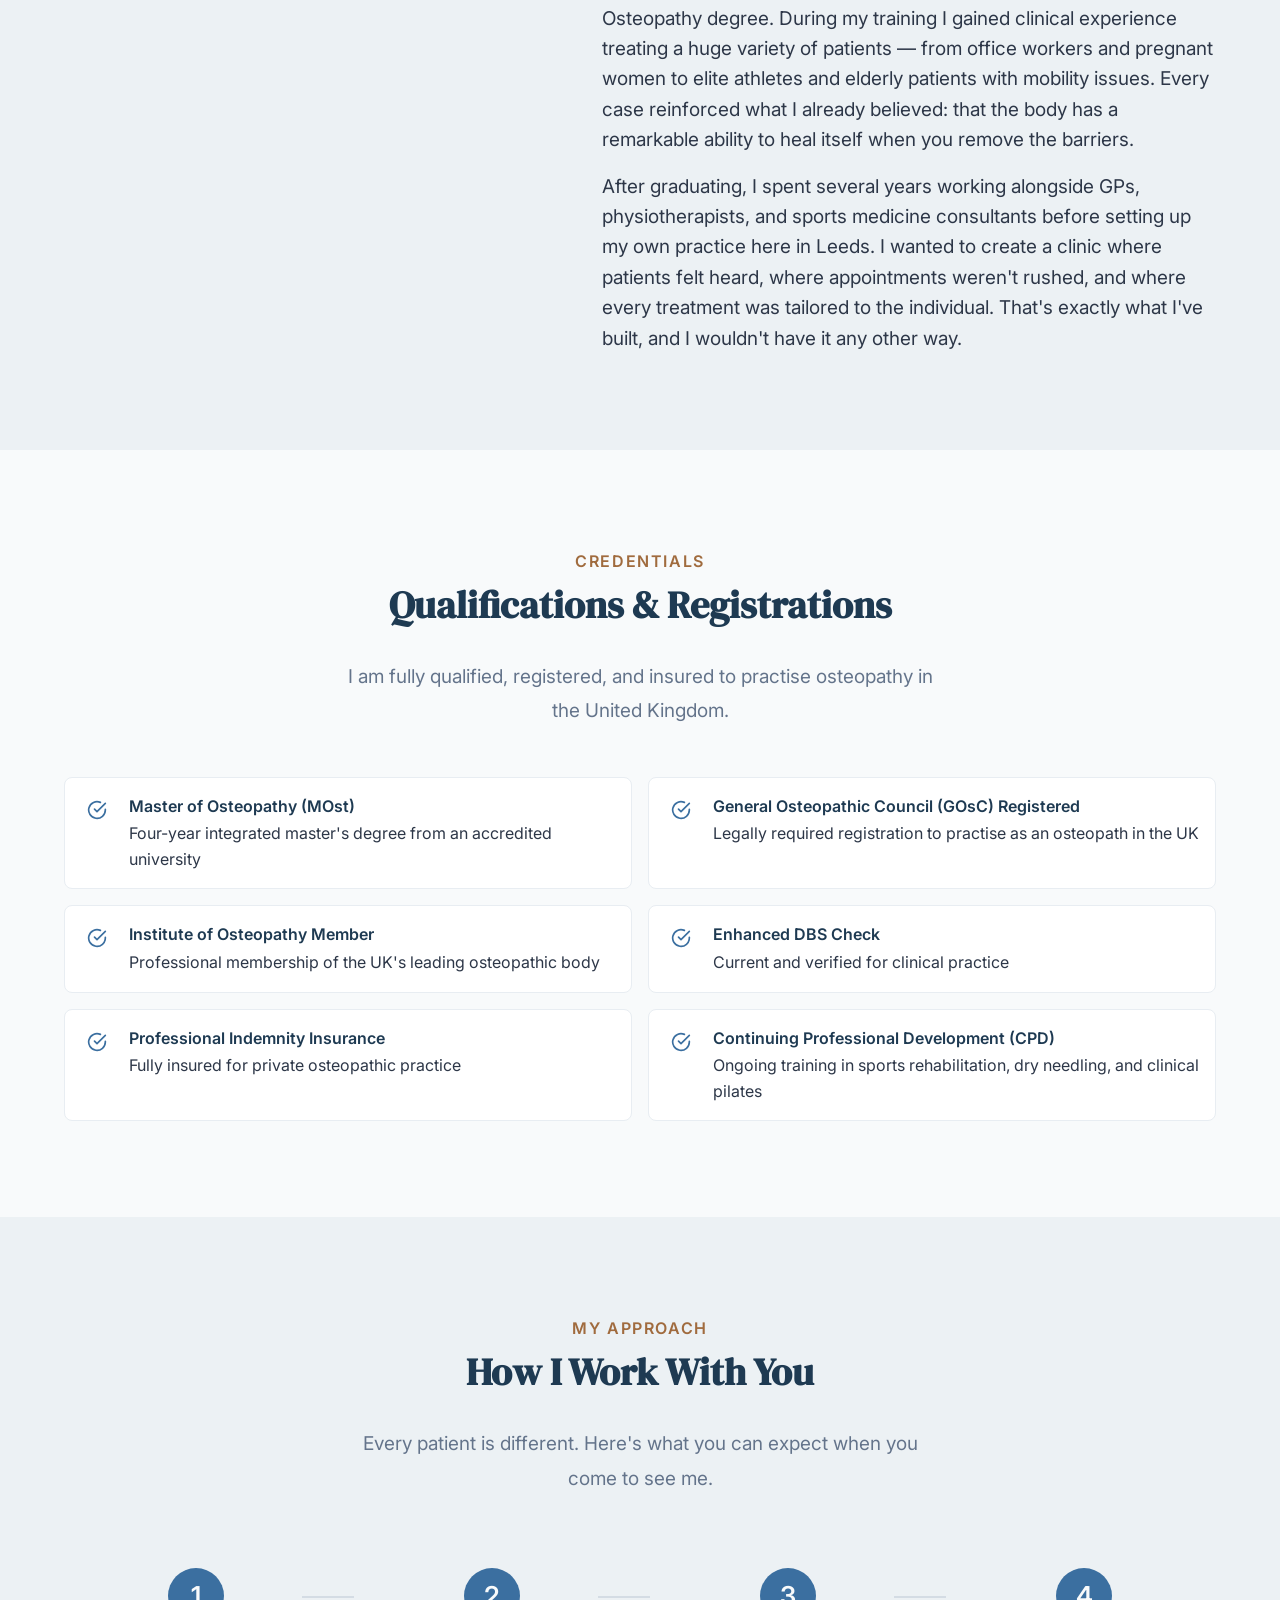
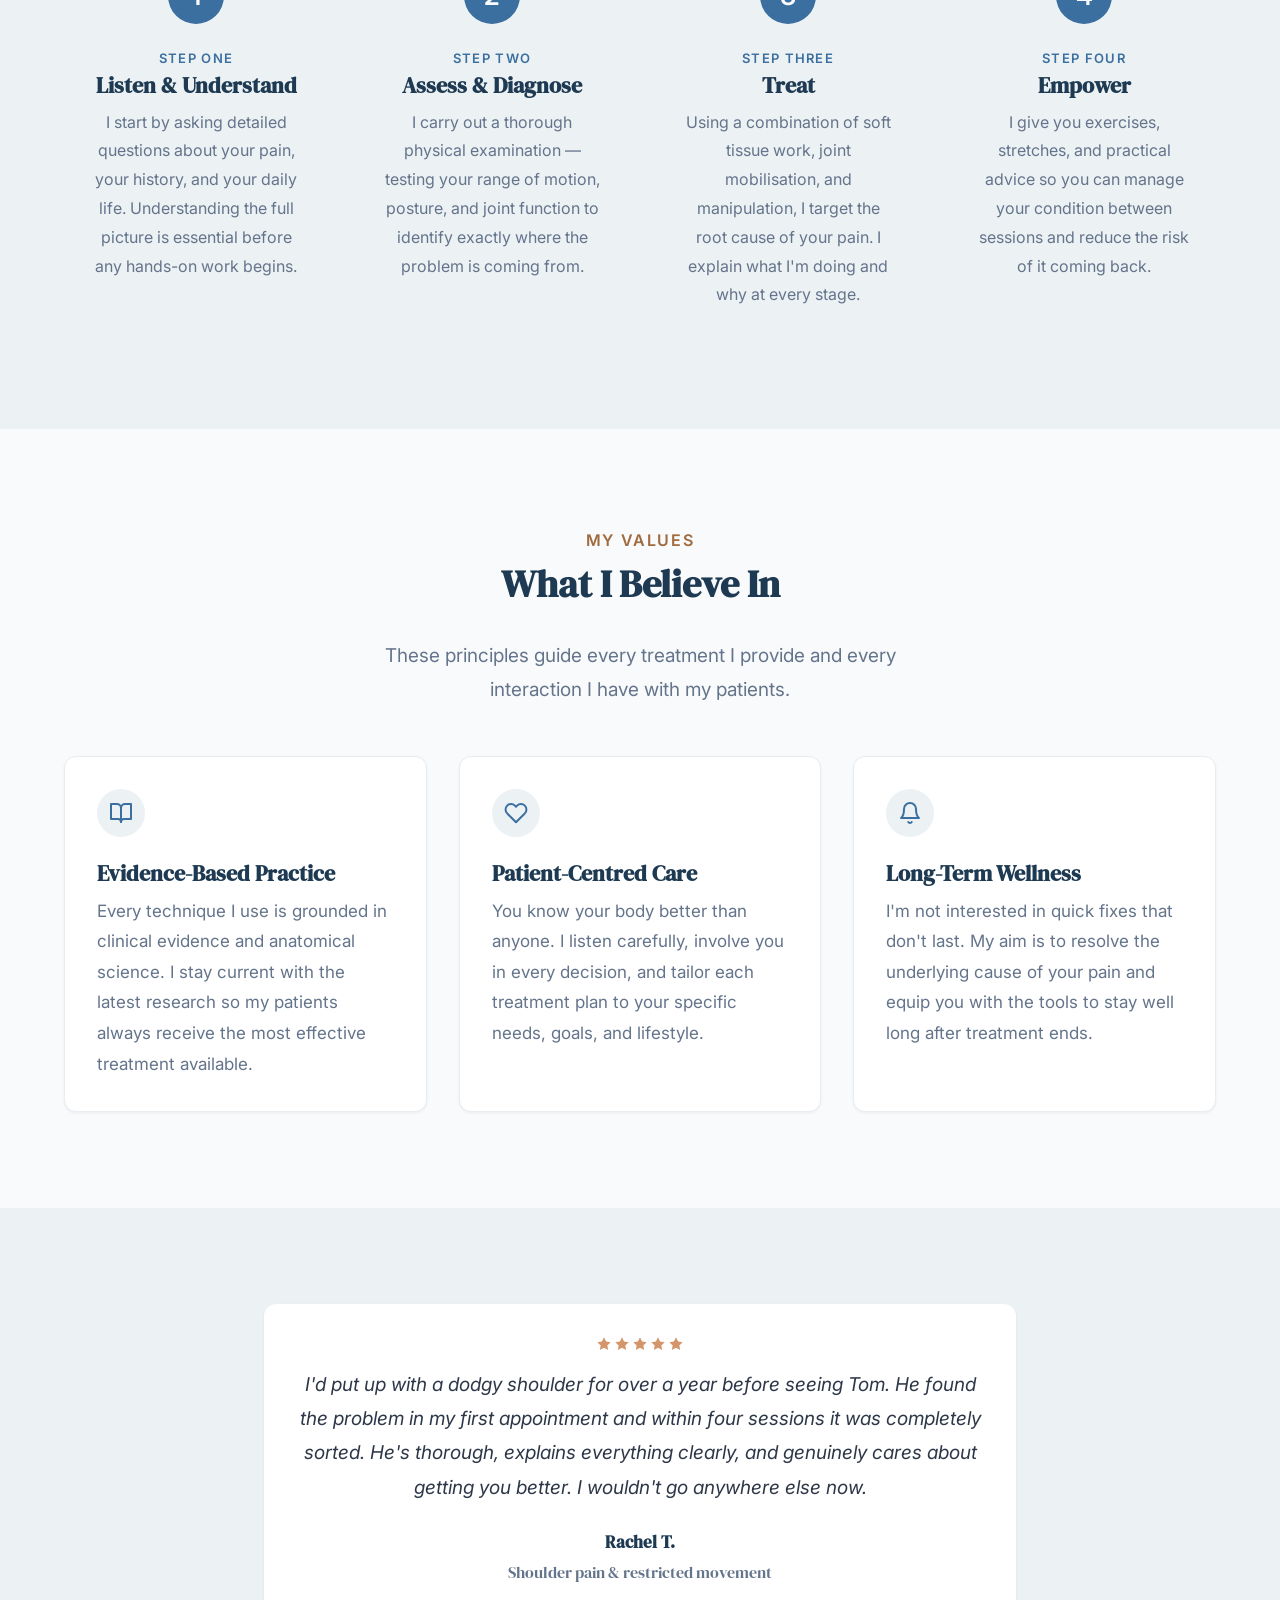
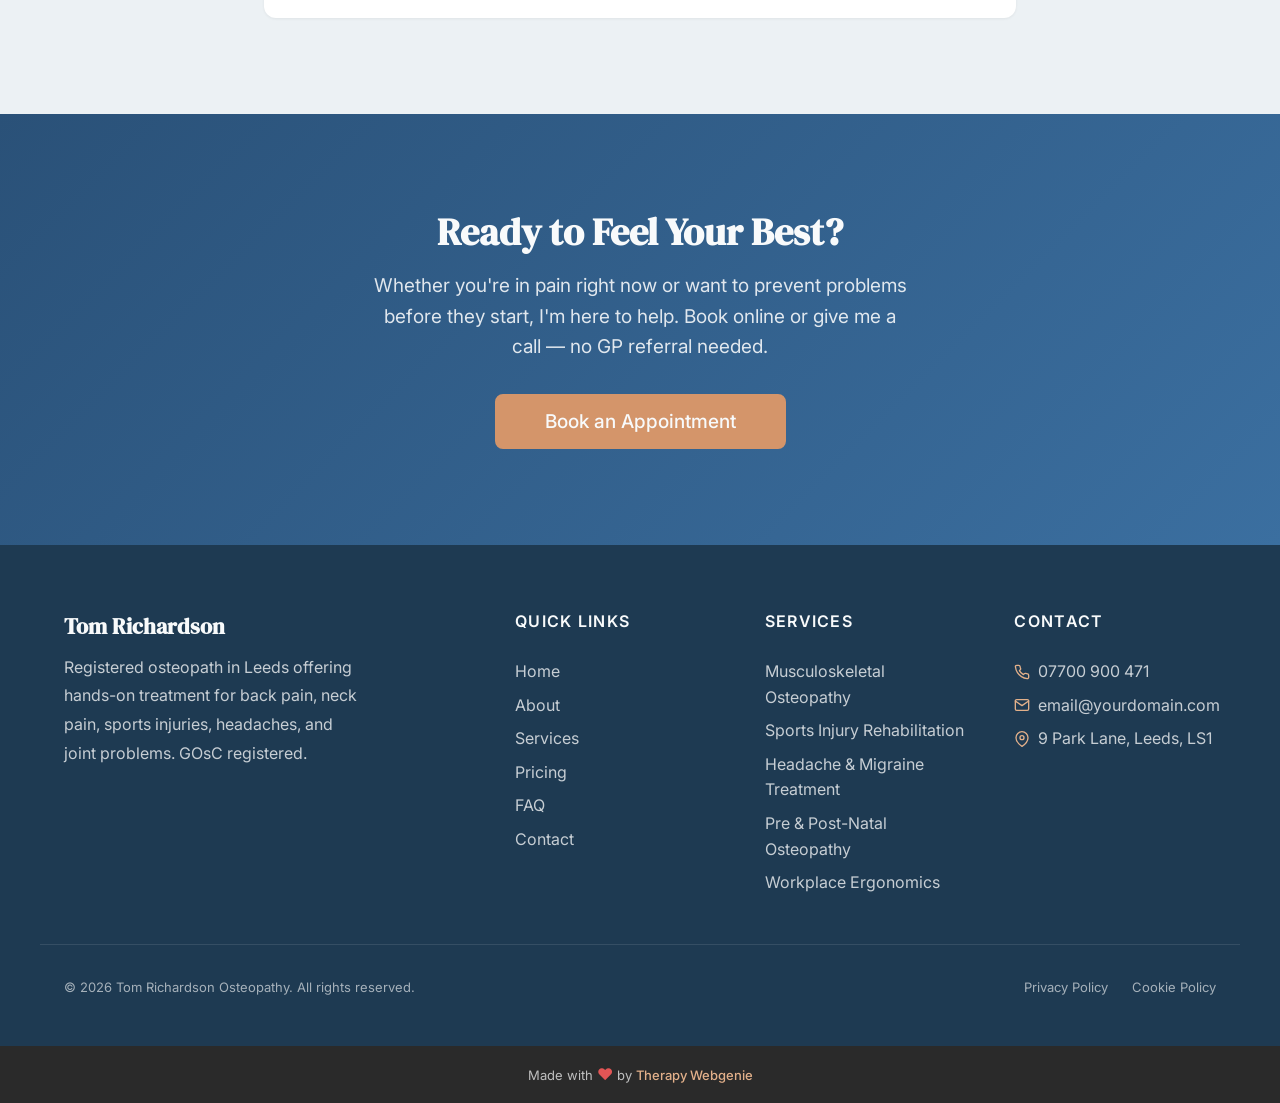
<file: about.html>
<!DOCTYPE html>
<html lang="en">
<head>
  <meta charset="UTF-8">
  <meta name="viewport" content="width=device-width, initial-scale=1.0">
  <meta name="description" content="About Tom Richardson — GOsC registered osteopath in Leeds. Evidence-based, hands-on treatment for back pain, sports injuries, headaches, and more. Master of Osteopathy (MOst) qualified.">
  <meta name="author" content="Tom Richardson Osteopathy">
  <title>About Tom Richardson — Registered Osteopath in Leeds</title>

  <link rel="canonical" href="https://osteopath.therapywebgenie.com/about.html">

  <meta property="og:type" content="website">
  <meta property="og:url" content="https://osteopath.therapywebgenie.com/about.html">
  <meta property="og:title" content="About Tom Richardson — Registered Osteopath in Leeds">
  <meta property="og:description" content="GOsC registered osteopath in Leeds. Evidence-based, hands-on treatment for back pain, sports injuries, headaches, and more.">
  <meta property="og:image" content="https://osteopath.therapywebgenie.com/images/hero.jpg">

  <meta name="twitter:card" content="summary_large_image">
  <meta name="twitter:title" content="About Tom Richardson — Registered Osteopath in Leeds">
  <meta name="twitter:description" content="GOsC registered osteopath in Leeds. Evidence-based, hands-on treatment for back pain, sports injuries, headaches, and more.">
  <meta name="twitter:image" content="https://osteopath.therapywebgenie.com/images/hero.jpg">

  <link rel="preconnect" href="https://fonts.googleapis.com">
  <link rel="preconnect" href="https://fonts.gstatic.com" crossorigin>

  <link rel="stylesheet" href="css/base.css">
  <link rel="stylesheet" href="css/components.css">
  <link rel="stylesheet" href="css/theme.css">
  <!-- PROFILE:schema -->
  <script type="application/ld+json">
  {
    "@context": "https://schema.org",
    "@type": "LocalBusiness",
    "name": "Tom Richardson Osteopathy",
    "description": "Registered osteopath in Leeds offering hands-on treatment for back pain, neck pain, sports injuries, headaches, and joint problems.",
    "url": "https://osteopath.therapywebgenie.com",
    "telephone": "07700 900 471",
    "email": "email@yourdomain.com",
    "address": {
      "@type": "PostalAddress",
      "streetAddress": "9 Park Lane",
      "addressLocality": "Leeds",
      "postalCode": "LS1",
      "addressCountry": "GB"
    },
    "openingHours": [
      "Mo-Fr 08:00-19:00",
      "Sa 09:00-13:00"
    ],
    "image": "https://osteopath.therapywebgenie.com/images/hero.jpg",
    "priceRange": "££"
  }
  </script>
  <!-- /PROFILE:schema -->
</head>
<body>

  <a href="#main" class="skip-link">Skip to main content</a>

  <!-- SECTION: nav -->
  <nav class="nav nav--two-tier" role="navigation" aria-label="Main navigation">
    <div class="container">
      <div class="nav__top">
        <a href="index.html" class="nav__brand nav__brand--inline">
          <div class="nav__brand-text">
            <span class="nav__name"><!-- PROFILE:site_title -->Tom Richardson Osteopathy<!-- /PROFILE:site_title --></span>
            <span class="nav__title"><!-- PROFILE:site_slogan -->For a Pain-Free Life<!-- /PROFILE:site_slogan --></span>
          </div>
        </a>
        <div class="nav__contact">
          <div class="nav__contact-item">
            <svg xmlns="http://www.w3.org/2000/svg" viewBox="0 0 24 24" fill="none" stroke="currentColor" stroke-width="2" stroke-linecap="round" stroke-linejoin="round"><path d="M22 16.92v3a2 2 0 0 1-2.18 2 19.79 19.79 0 0 1-8.63-3.07 19.5 19.5 0 0 1-6-6 19.79 19.79 0 0 1-3.07-8.67A2 2 0 0 1 4.11 2h3a2 2 0 0 1 2 1.72c.127.96.361 1.903.7 2.81a2 2 0 0 1-.45 2.11L8.09 9.91a16 16 0 0 0 6 6l1.27-1.27a2 2 0 0 1 2.11-.45c.907.339 1.85.573 2.81.7A2 2 0 0 1 22 16.92z"></path></svg>
            <!-- PROFILE:phone_landline --><a href="tel:07700900471">07700 900 471</a><!-- /PROFILE:phone_landline -->
          </div>
          <div class="nav__contact-item">
            <svg xmlns="http://www.w3.org/2000/svg" viewBox="0 0 24 24" fill="none" stroke="currentColor" stroke-width="2" stroke-linecap="round" stroke-linejoin="round"><path d="M4 4h16c1.1 0 2 .9 2 2v12c0 1.1-.9 2-2 2H4c-1.1 0-2-.9-2-2V6c0-1.1.9-2 2-2z"></path><polyline points="22,6 12,13 2,6"></polyline></svg>
            <!-- PROFILE:email --><a href="mailto:email@yourdomain.com">email@yourdomain.com</a><!-- /PROFILE:email -->
          </div>
        </div>
      </div>
      <div class="nav__bottom">
        <div class="nav__links">
          <a href="index.html" class="nav__link">Home</a>
          <a href="about.html" class="nav__link nav__link--active">About</a>
          <a href="services.html" class="nav__link">Services</a>
          <a href="pricing.html" class="nav__link">Pricing</a>
          <a href="faq.html" class="nav__link">FAQ</a>
          <a href="contact.html" class="nav__link">Contact</a>
          <a href="contact.html" class="btn btn--primary nav__cta">Book an Appointment</a>
        </div>
        <button class="nav__toggle" aria-label="Toggle menu" aria-expanded="false" aria-controls="mobile-menu">
          <span class="nav__toggle-bar"></span>
          <span class="nav__toggle-bar"></span>
          <span class="nav__toggle-bar"></span>
        </button>
      </div>
    </div>
    <div class="nav__mobile" id="mobile-menu" role="menu">
      <a href="index.html" class="nav__link" role="menuitem">Home</a>
      <a href="about.html" class="nav__link nav__link--active" role="menuitem">About</a>
      <a href="services.html" class="nav__link" role="menuitem">Services</a>
      <a href="pricing.html" class="nav__link" role="menuitem">Pricing</a>
      <a href="faq.html" class="nav__link" role="menuitem">FAQ</a>
      <a href="contact.html" class="nav__link" role="menuitem">Contact</a>
      <a href="contact.html" class="btn btn--primary" role="menuitem">Book an Appointment</a>
      <div class="nav__mobile-contact">
        <div class="nav__contact-item">
          <svg xmlns="http://www.w3.org/2000/svg" viewBox="0 0 24 24" fill="none" stroke="currentColor" stroke-width="2" stroke-linecap="round" stroke-linejoin="round"><path d="M22 16.92v3a2 2 0 0 1-2.18 2 19.79 19.79 0 0 1-8.63-3.07 19.5 19.5 0 0 1-6-6 19.79 19.79 0 0 1-3.07-8.67A2 2 0 0 1 4.11 2h3a2 2 0 0 1 2 1.72c.127.96.361 1.903.7 2.81a2 2 0 0 1-.45 2.11L8.09 9.91a16 16 0 0 0 6 6l1.27-1.27a2 2 0 0 1 2.11-.45c.907.339 1.85.573 2.81.7A2 2 0 0 1 22 16.92z"></path></svg>
          <a href="tel:07700900471">07700 900 471</a>
        </div>
        <div class="nav__contact-item">
          <svg xmlns="http://www.w3.org/2000/svg" viewBox="0 0 24 24" fill="none" stroke="currentColor" stroke-width="2" stroke-linecap="round" stroke-linejoin="round"><path d="M4 4h16c1.1 0 2 .9 2 2v12c0 1.1-.9 2-2 2H4c-1.1 0-2-.9-2-2V6c0-1.1.9-2 2-2z"></path><polyline points="22,6 12,13 2,6"></polyline></svg>
          <a href="mailto:email@yourdomain.com">email@yourdomain.com</a>
        </div>
      </div>
    </div>
  </nav>
  <!-- /SECTION: nav -->

  <!-- Compact scroll header -->
  <div class="nav-scroll" aria-hidden="true">
    <div class="container nav-scroll__inner">
      <div class="nav-scroll__brand">
        <span class="nav-scroll__name"><!-- PROFILE:site_title -->Tom Richardson Osteopathy<!-- /PROFILE:site_title --></span>
        <span class="nav-scroll__title"><!-- PROFILE:site_slogan -->Expert Osteopathy for a Pain-Free Life<!-- /PROFILE:site_slogan --></span>
      </div>
      <div class="nav-scroll__right">
        <a href="tel:07700900471" class="nav-scroll__phone">
          <svg xmlns="http://www.w3.org/2000/svg" viewBox="0 0 24 24" fill="none" stroke="currentColor" stroke-width="2" stroke-linecap="round" stroke-linejoin="round"><path d="M22 16.92v3a2 2 0 0 1-2.18 2 19.79 19.79 0 0 1-8.63-3.07 19.5 19.5 0 0 1-6-6 19.79 19.79 0 0 1-3.07-8.67A2 2 0 0 1 4.11 2h3a2 2 0 0 1 2 1.72c.127.96.361 1.903.7 2.81a2 2 0 0 1-.45 2.11L8.09 9.91a16 16 0 0 0 6 6l1.27-1.27a2 2 0 0 1 2.11-.45c.907.339 1.85.573 2.81.7A2 2 0 0 1 22 16.92z"></path></svg>
          07700 900 471
        </a>
        <a href="tel:07700900471" class="nav-scroll__phone-icon" aria-label="Call us">
          <svg xmlns="http://www.w3.org/2000/svg" viewBox="0 0 24 24" fill="none" stroke="currentColor" stroke-width="2" stroke-linecap="round" stroke-linejoin="round"><path d="M22 16.92v3a2 2 0 0 1-2.18 2 19.79 19.79 0 0 1-8.63-3.07 19.5 19.5 0 0 1-6-6 19.79 19.79 0 0 1-3.07-8.67A2 2 0 0 1 4.11 2h3a2 2 0 0 1 2 1.72c.127.96.361 1.903.7 2.81a2 2 0 0 1-.45 2.11L8.09 9.91a16 16 0 0 0 6 6l1.27-1.27a2 2 0 0 1 2.11-.45c.907.339 1.85.573 2.81.7A2 2 0 0 1 22 16.92z"></path></svg>
        </a>
        <button class="nav-scroll__toggle" aria-label="Toggle menu">
          <span class="nav-scroll__toggle-bar"></span>
          <span class="nav-scroll__toggle-bar"></span>
          <span class="nav-scroll__toggle-bar"></span>
        </button>
      </div>
    </div>
  </div>

  <main id="main">

    <!-- SECTION: about-hero -->
    <section class="about-split-third">
      <div class="about-split-third__inner">
        <div class="about-split-third__image-wrap" style="background-image: url('images/about-portrait.jpg');" role="img" aria-label="Tom Richardson, registered osteopath in Leeds">
        </div>
        <div class="about-split-third__text">
          <span class="section-label">About Me</span>
          <h1>Hello, I'm Tom</h1>
          <p>I'm a GOsC registered osteopath based in Leeds city centre. For over a decade I've helped people get out of pain and back to the activities they love — whether that's playing sport, picking up their children, or simply sitting comfortably at a desk. I treat everything from acute injuries to long-standing chronic conditions, and I take the time to understand what's really going on before I start any treatment.</p>
          <p>My approach is evidence-based and hands-on. I combine soft tissue techniques, joint mobilisation, and manipulation with clear, practical advice on movement, posture, and self-management. I don't believe in creating dependency — my goal is to get you better and keep you better, with as few sessions as possible.</p>
          <p>When I'm not in clinic, you'll usually find me running along the canal, watching Leeds Rhinos, or exploring the Yorkshire Dales with my dog. I grew up in West Yorkshire and I'm proud to serve the community I call home.</p>
        </div>
      </div>
    </section>
    <!-- /SECTION: about-hero -->

    <!-- SECTION: my-journey — story-split component -->
    <section class="section section--alt reveal">
      <div class="container">
        <div class="story-split">
          <div class="story-split__heading text-center">
            <span class="section-label">My Journey</span>
            <h2 style="margin-bottom: var(--space-3xl);">How I Became an Osteopath</h2>
          </div>
          <div class="story-split__body" style="gap: var(--space-5xl);">
            <div class="story-split__lead">
              <h3>A rugby injury in my early twenties changed everything. It led me to an osteopath — and ultimately to a career I'm passionate about.</h3>
            </div>
            <div class="story-split__text">
              <p>I'd always been active and sporty, but a serious back injury during a club rugby match left me struggling to walk properly for weeks. Physiotherapy helped manage the symptoms, but it was an osteopath who finally identified the underlying cause and got me properly better. That experience was a turning point. I wanted to understand the body at that level — and I wanted to give other people the same relief I'd been given.</p>
              <p>I went on to study at the British School of Osteopathy (now the University College of Osteopathy) in London, earning a Master of Osteopathy degree. During my training I gained clinical experience treating a huge variety of patients — from office workers and pregnant women to elite athletes and elderly patients with mobility issues. Every case reinforced what I already believed: that the body has a remarkable ability to heal itself when you remove the barriers.</p>
              <p>After graduating, I spent several years working alongside GPs, physiotherapists, and sports medicine consultants before setting up my own practice here in Leeds. I wanted to create a clinic where patients felt heard, where appointments weren't rushed, and where every treatment was tailored to the individual. That's exactly what I've built, and I wouldn't have it any other way.</p>
            </div>
          </div>
        </div>
      </div>
    </section>
    <!-- /SECTION: my-journey -->

    <!-- SECTION: qualifications -->
    <section class="section reveal">
      <div class="container">
        <div class="text-center">
          <span class="section-label">Credentials</span>
          <h2>Qualifications &amp; Registrations</h2>
          <p class="section-subtitle">I am fully qualified, registered, and insured to practise osteopathy in the United Kingdom.</p>
        </div>
        <div class="quals-list">
          <div class="quals-list__item">
            <div class="quals-list__icon">
              <svg xmlns="http://www.w3.org/2000/svg" viewBox="0 0 24 24" fill="none" stroke="currentColor" stroke-width="2" stroke-linecap="round" stroke-linejoin="round"><path d="M22 11.08V12a10 10 0 1 1-5.93-9.14"></path><polyline points="22 4 12 14.01 9 11.01"></polyline></svg>
            </div>
            <div class="quals-list__text">
              <strong>Master of Osteopathy (MOst)</strong>
              Four-year integrated master's degree from an accredited university
            </div>
          </div>
          <div class="quals-list__item">
            <div class="quals-list__icon">
              <svg xmlns="http://www.w3.org/2000/svg" viewBox="0 0 24 24" fill="none" stroke="currentColor" stroke-width="2" stroke-linecap="round" stroke-linejoin="round"><path d="M22 11.08V12a10 10 0 1 1-5.93-9.14"></path><polyline points="22 4 12 14.01 9 11.01"></polyline></svg>
            </div>
            <div class="quals-list__text">
              <strong>General Osteopathic Council (GOsC) Registered</strong>
              Legally required registration to practise as an osteopath in the UK
            </div>
          </div>
          <div class="quals-list__item">
            <div class="quals-list__icon">
              <svg xmlns="http://www.w3.org/2000/svg" viewBox="0 0 24 24" fill="none" stroke="currentColor" stroke-width="2" stroke-linecap="round" stroke-linejoin="round"><path d="M22 11.08V12a10 10 0 1 1-5.93-9.14"></path><polyline points="22 4 12 14.01 9 11.01"></polyline></svg>
            </div>
            <div class="quals-list__text">
              <strong>Institute of Osteopathy Member</strong>
              Professional membership of the UK's leading osteopathic body
            </div>
          </div>
          <div class="quals-list__item">
            <div class="quals-list__icon">
              <svg xmlns="http://www.w3.org/2000/svg" viewBox="0 0 24 24" fill="none" stroke="currentColor" stroke-width="2" stroke-linecap="round" stroke-linejoin="round"><path d="M22 11.08V12a10 10 0 1 1-5.93-9.14"></path><polyline points="22 4 12 14.01 9 11.01"></polyline></svg>
            </div>
            <div class="quals-list__text">
              <strong>Enhanced DBS Check</strong>
              Current and verified for clinical practice
            </div>
          </div>
          <div class="quals-list__item">
            <div class="quals-list__icon">
              <svg xmlns="http://www.w3.org/2000/svg" viewBox="0 0 24 24" fill="none" stroke="currentColor" stroke-width="2" stroke-linecap="round" stroke-linejoin="round"><path d="M22 11.08V12a10 10 0 1 1-5.93-9.14"></path><polyline points="22 4 12 14.01 9 11.01"></polyline></svg>
            </div>
            <div class="quals-list__text">
              <strong>Professional Indemnity Insurance</strong>
              Fully insured for private osteopathic practice
            </div>
          </div>
          <div class="quals-list__item">
            <div class="quals-list__icon">
              <svg xmlns="http://www.w3.org/2000/svg" viewBox="0 0 24 24" fill="none" stroke="currentColor" stroke-width="2" stroke-linecap="round" stroke-linejoin="round"><path d="M22 11.08V12a10 10 0 1 1-5.93-9.14"></path><polyline points="22 4 12 14.01 9 11.01"></polyline></svg>
            </div>
            <div class="quals-list__text">
              <strong>Continuing Professional Development (CPD)</strong>
              Ongoing training in sports rehabilitation, dry needling, and clinical pilates
            </div>
          </div>
        </div>
      </div>
    </section>
    <!-- /SECTION: qualifications -->

    <!-- SECTION: approach -->
    <section class="section section--alt reveal">
      <div class="container">
        <div class="text-center">
          <span class="section-label">My Approach</span>
          <h2>How I Work With You</h2>
          <p class="section-subtitle">Every patient is different. Here's what you can expect when you come to see me.</p>
        </div>
        <div class="steps steps--connected steps--4">
          <div class="step">
            <div class="step__number" style="font-family: var(--font-body);">1</div>
            <span class="step__label">Step One</span>
            <h3 class="step__title">Listen &amp; Understand</h3>
            <p class="step__text">I start by asking detailed questions about your pain, your history, and your daily life. Understanding the full picture is essential before any hands-on work begins.</p>
          </div>
          <div class="step">
            <div class="step__number" style="font-family: var(--font-body);">2</div>
            <span class="step__label">Step Two</span>
            <h3 class="step__title">Assess &amp; Diagnose</h3>
            <p class="step__text">I carry out a thorough physical examination — testing your range of motion, posture, and joint function to identify exactly where the problem is coming from.</p>
          </div>
          <div class="step">
            <div class="step__number" style="font-family: var(--font-body);">3</div>
            <span class="step__label">Step Three</span>
            <h3 class="step__title">Treat</h3>
            <p class="step__text">Using a combination of soft tissue work, joint mobilisation, and manipulation, I target the root cause of your pain. I explain what I'm doing and why at every stage.</p>
          </div>
          <div class="step">
            <div class="step__number" style="font-family: var(--font-body);">4</div>
            <span class="step__label">Step Four</span>
            <h3 class="step__title">Empower</h3>
            <p class="step__text">I give you exercises, stretches, and practical advice so you can manage your condition between sessions and reduce the risk of it coming back.</p>
          </div>
        </div>
      </div>
    </section>
    <!-- /SECTION: approach -->

    <!-- SECTION: values -->
    <section class="section reveal">
      <div class="container">
        <div class="text-center">
          <span class="section-label">My Values</span>
          <h2>What I Believe In</h2>
          <p class="section-subtitle">These principles guide every treatment I provide and every interaction I have with my patients.</p>
        </div>
        <div class="grid grid--3">
          <div class="card">
            <div class="card__icon">
              <svg xmlns="http://www.w3.org/2000/svg" viewBox="0 0 24 24" fill="none" stroke="currentColor" stroke-width="2" stroke-linecap="round" stroke-linejoin="round"><path d="M2 3h6a4 4 0 0 1 4 4v14a3 3 0 0 0-3-3H2z"></path><path d="M22 3h-6a4 4 0 0 0-4 4v14a3 3 0 0 1 3-3h7z"></path></svg>
            </div>
            <h3 class="card__title">Evidence-Based Practice</h3>
            <p class="card__text">Every technique I use is grounded in clinical evidence and anatomical science. I stay current with the latest research so my patients always receive the most effective treatment available.</p>
          </div>
          <div class="card">
            <div class="card__icon">
              <svg xmlns="http://www.w3.org/2000/svg" viewBox="0 0 24 24" fill="none" stroke="currentColor" stroke-width="2" stroke-linecap="round" stroke-linejoin="round"><path d="M20.84 4.61a5.5 5.5 0 0 0-7.78 0L12 5.67l-1.06-1.06a5.5 5.5 0 0 0-7.78 7.78l1.06 1.06L12 21.23l7.78-7.78 1.06-1.06a5.5 5.5 0 0 0 0-7.78z"></path></svg>
            </div>
            <h3 class="card__title">Patient-Centred Care</h3>
            <p class="card__text">You know your body better than anyone. I listen carefully, involve you in every decision, and tailor each treatment plan to your specific needs, goals, and lifestyle.</p>
          </div>
          <div class="card">
            <div class="card__icon">
              <svg xmlns="http://www.w3.org/2000/svg" viewBox="0 0 24 24" fill="none" stroke="currentColor" stroke-width="2" stroke-linecap="round" stroke-linejoin="round"><path d="M18 8A6 6 0 0 0 6 8c0 7-3 9-3 9h18s-3-2-3-9"></path><path d="M13.73 21a2 2 0 0 1-3.46 0"></path></svg>
            </div>
            <h3 class="card__title">Long-Term Wellness</h3>
            <p class="card__text">I'm not interested in quick fixes that don't last. My aim is to resolve the underlying cause of your pain and equip you with the tools to stay well long after treatment ends.</p>
          </div>
        </div>
      </div>
    </section>
    <!-- /SECTION: values -->

    <!-- SECTION: testimonial -->
    <section class="section section--alt reveal">
      <div class="container container--narrow text-center">
        <div class="testimonial testimonial--avatar">
          <div class="testimonial__stars">
            <svg viewBox="0 0 24 24"><path d="M12 2l3.09 6.26L22 9.27l-5 4.87 1.18 6.88L12 17.77l-6.18 3.25L7 14.14 2 9.27l6.91-1.01L12 2z"/></svg>
            <svg viewBox="0 0 24 24"><path d="M12 2l3.09 6.26L22 9.27l-5 4.87 1.18 6.88L12 17.77l-6.18 3.25L7 14.14 2 9.27l6.91-1.01L12 2z"/></svg>
            <svg viewBox="0 0 24 24"><path d="M12 2l3.09 6.26L22 9.27l-5 4.87 1.18 6.88L12 17.77l-6.18 3.25L7 14.14 2 9.27l6.91-1.01L12 2z"/></svg>
            <svg viewBox="0 0 24 24"><path d="M12 2l3.09 6.26L22 9.27l-5 4.87 1.18 6.88L12 17.77l-6.18 3.25L7 14.14 2 9.27l6.91-1.01L12 2z"/></svg>
            <svg viewBox="0 0 24 24"><path d="M12 2l3.09 6.26L22 9.27l-5 4.87 1.18 6.88L12 17.77l-6.18 3.25L7 14.14 2 9.27l6.91-1.01L12 2z"/></svg>
          </div>
          <p class="testimonial__quote">I'd put up with a dodgy shoulder for over a year before seeing Tom. He found the problem in my first appointment and within four sessions it was completely sorted. He's thorough, explains everything clearly, and genuinely cares about getting you better. I wouldn't go anywhere else now.</p>
          <p class="testimonial__author">Rachel T.</p>
          <p class="testimonial__detail">Shoulder pain &amp; restricted movement</p>
        </div>
      </div>
    </section>
    <!-- /SECTION: testimonial -->

    <!-- SECTION: cta -->
    <section class="section cta-banner reveal">
      <div class="container text-center">
        <h2>Ready to Feel Your Best?</h2>
        <p>Whether you're in pain right now or want to prevent problems before they start, I'm here to help. Book online or give me a call — no GP referral needed.</p>
        <div class="cta-banner__buttons">
          <a href="contact.html" class="btn btn--accent">Book an Appointment</a>
        </div>
      </div>
    </section>
    <!-- /SECTION: cta -->

  </main>

  <!-- SECTION: footer -->
  <footer class="footer">
    <div class="container footer__inner">
      <div class="footer__brand">
        <p class="footer__brand-name">Tom Richardson</p>
        <p class="footer__brand-text">Registered osteopath in Leeds offering hands-on treatment for back pain, neck pain, sports injuries, headaches, and joint problems. GOsC registered.</p>
      </div>
      <div class="footer__col">
        <p class="footer__heading">Quick Links</p>
        <div class="footer__links">
          <a href="index.html" class="footer__link">Home</a>
          <a href="about.html" class="footer__link">About</a>
          <a href="services.html" class="footer__link">Services</a>
          <a href="pricing.html" class="footer__link">Pricing</a>
          <a href="faq.html" class="footer__link">FAQ</a>
          <a href="contact.html" class="footer__link">Contact</a>
        </div>
      </div>
      <div class="footer__col">
                <p class="footer__heading">Services</p>
        <div class="footer__links">
          <a href="services.html#service-musculoskeletal" class="footer__link">Musculoskeletal Osteopathy</a>
          <a href="services.html#service-sports" class="footer__link">Sports Injury Rehabilitation</a>
          <a href="services.html#service-headaches" class="footer__link">Headache &amp; Migraine Treatment</a>
          <a href="services.html#service-prenatal" class="footer__link">Pre &amp; Post-Natal Osteopathy</a>
          <a href="services.html#service-ergonomics" class="footer__link">Workplace Ergonomics</a>
        </div>
      </div>
      <div class="footer__col">
        <p class="footer__heading">Contact</p>
        <div class="footer__contact-item">
          <svg xmlns="http://www.w3.org/2000/svg" viewBox="0 0 24 24" fill="none" stroke="currentColor" stroke-width="2" stroke-linecap="round" stroke-linejoin="round"><path d="M22 16.92v3a2 2 0 0 1-2.18 2 19.79 19.79 0 0 1-8.63-3.07 19.5 19.5 0 0 1-6-6 19.79 19.79 0 0 1-3.07-8.67A2 2 0 0 1 4.11 2h3a2 2 0 0 1 2 1.72 12.84 12.84 0 0 0 .7 2.81 2 2 0 0 1-.45 2.11L8.09 9.91a16 16 0 0 0 6 6l1.27-1.27a2 2 0 0 1 2.11-.45 12.84 12.84 0 0 0 2.81.7A2 2 0 0 1 22 16.92z"></path></svg>
          <!-- PROFILE:phone_landline --><span>07700 900 471</span><!-- /PROFILE:phone_landline -->
        </div>
        <div class="footer__contact-item">
          <svg xmlns="http://www.w3.org/2000/svg" viewBox="0 0 24 24" fill="none" stroke="currentColor" stroke-width="2" stroke-linecap="round" stroke-linejoin="round"><path d="M4 4h16c1.1 0 2 .9 2 2v12c0 1.1-.9 2-2 2H4c-1.1 0-2-.9-2-2V6c0-1.1.9-2 2-2z"></path><polyline points="22,6 12,13 2,6"></polyline></svg>
          <!-- PROFILE:email --><a href="mailto:email@yourdomain.com">email@yourdomain.com</a><!-- /PROFILE:email -->
        </div>
        <div class="footer__contact-item">
          <svg xmlns="http://www.w3.org/2000/svg" viewBox="0 0 24 24" fill="none" stroke="currentColor" stroke-width="2" stroke-linecap="round" stroke-linejoin="round"><path d="M21 10c0 7-9 13-9 13s-9-6-9-13a9 9 0 0 1 18 0z"></path><circle cx="12" cy="10" r="3"></circle></svg>
          <!-- PROFILE:address --><span>9 Park Lane, Leeds, LS1</span><!-- /PROFILE:address -->
        </div>
      </div>
    </div>
    <div class="container footer__bottom">
      <p class="footer__copyright">&copy; 2026 Tom Richardson Osteopathy. All rights reserved.</p>
      <div class="footer__legal">
        <a href="privacy.html">Privacy Policy</a>
        <a href="cookies-policy.html">Cookie Policy</a>
      </div>
    </div>
  </footer>
  <!-- /SECTION: footer -->

  <div class="site-credit">
    <p>Made with <span class="site-credit__heart" aria-label="love">&#10084;</span> by <a href="https://www.therapywebgenie.com" target="_blank" rel="noopener">Therapy Webgenie</a></p>
  </div>

  <!-- Cookie Consent -->
  <div class="cookie-banner" role="dialog" aria-label="Cookie consent">
    <div class="cookie-banner__inner">
      <p class="cookie-banner__text">We use cookies to improve your experience. See our <a href="cookies-policy.html">cookie policy</a> for details.</p>
      <div class="cookie-banner__buttons"><button class="cookie-banner__accept">Accept</button><button class="cookie-banner__decline">Decline</button></div>
    </div>
  </div>

  <!-- Back to Top -->
  <button class="back-to-top" aria-label="Back to top">
    <svg xmlns="http://www.w3.org/2000/svg" viewBox="0 0 24 24" fill="none" stroke="currentColor" stroke-width="2" stroke-linecap="round" stroke-linejoin="round"><polyline points="18 15 12 9 6 15"></polyline></svg>
  </button>

  <script src="js/main.js"></script>
</body>
</html>
</file>
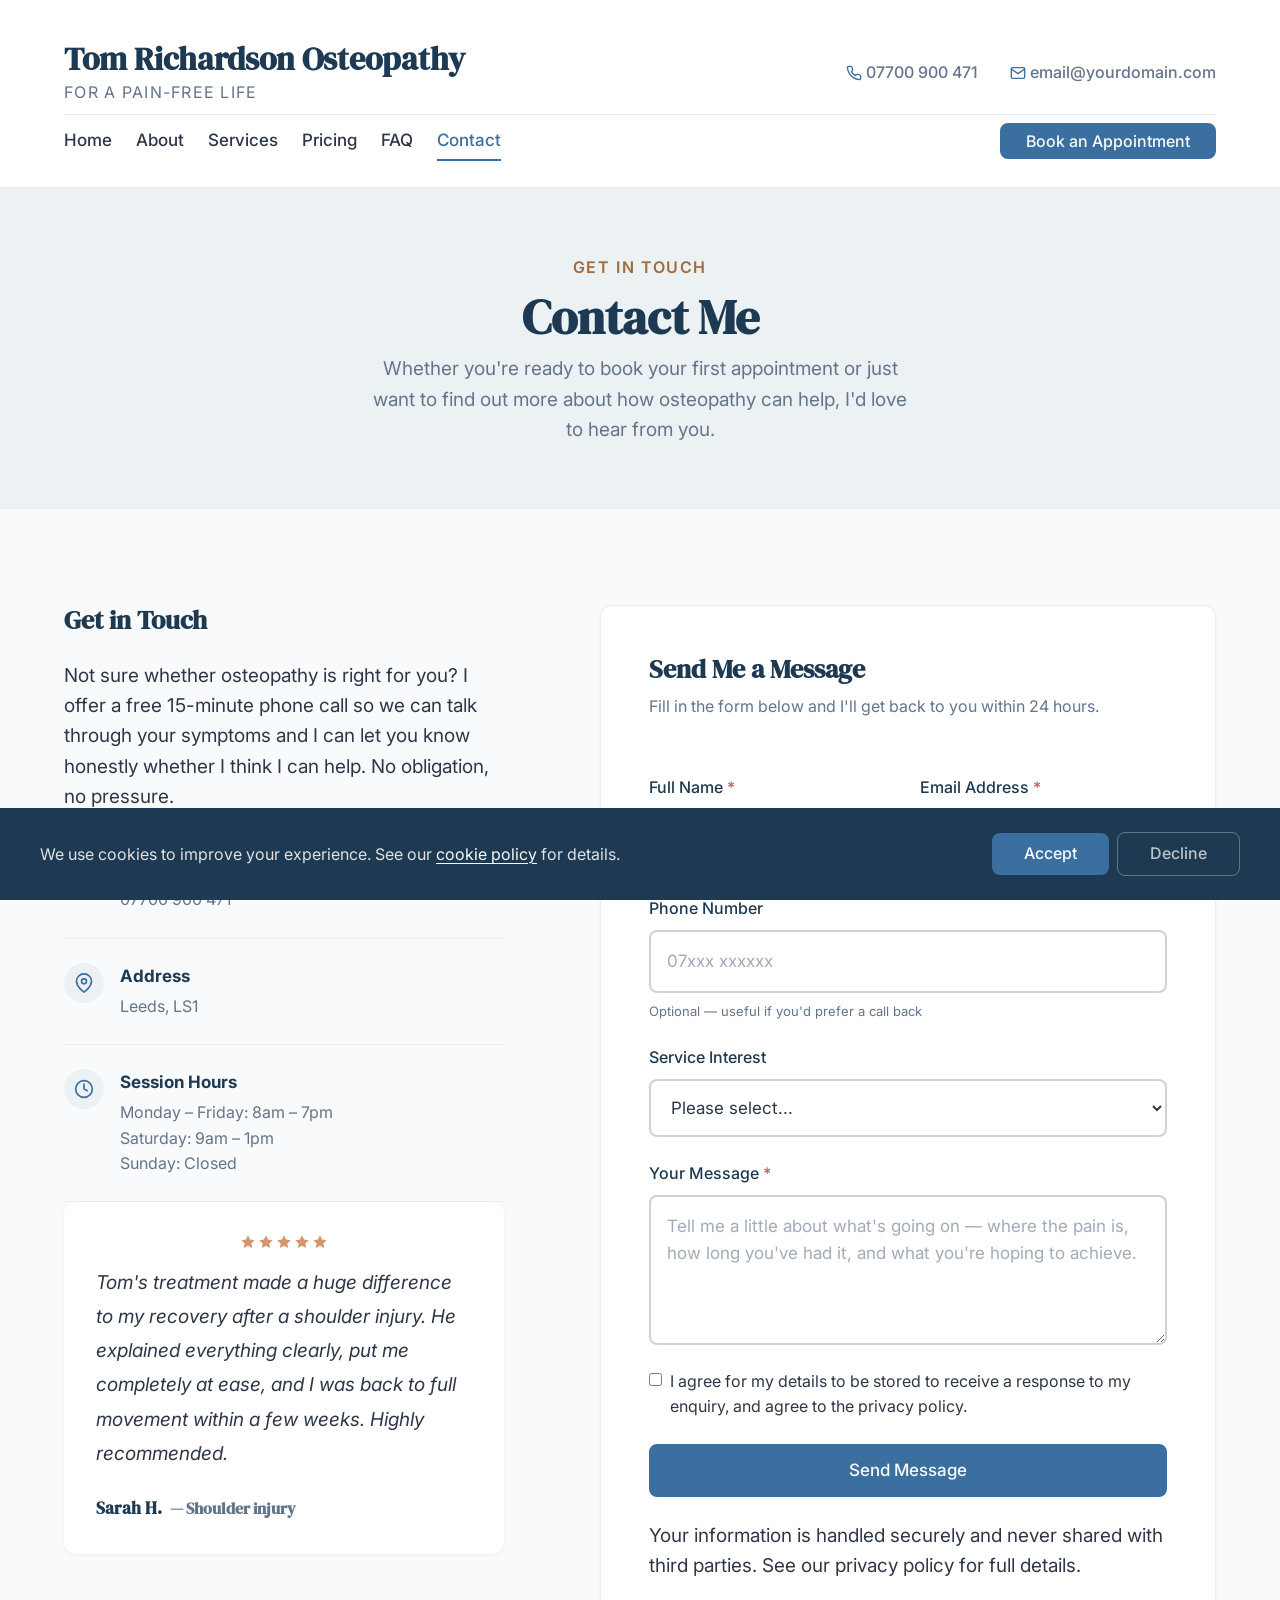
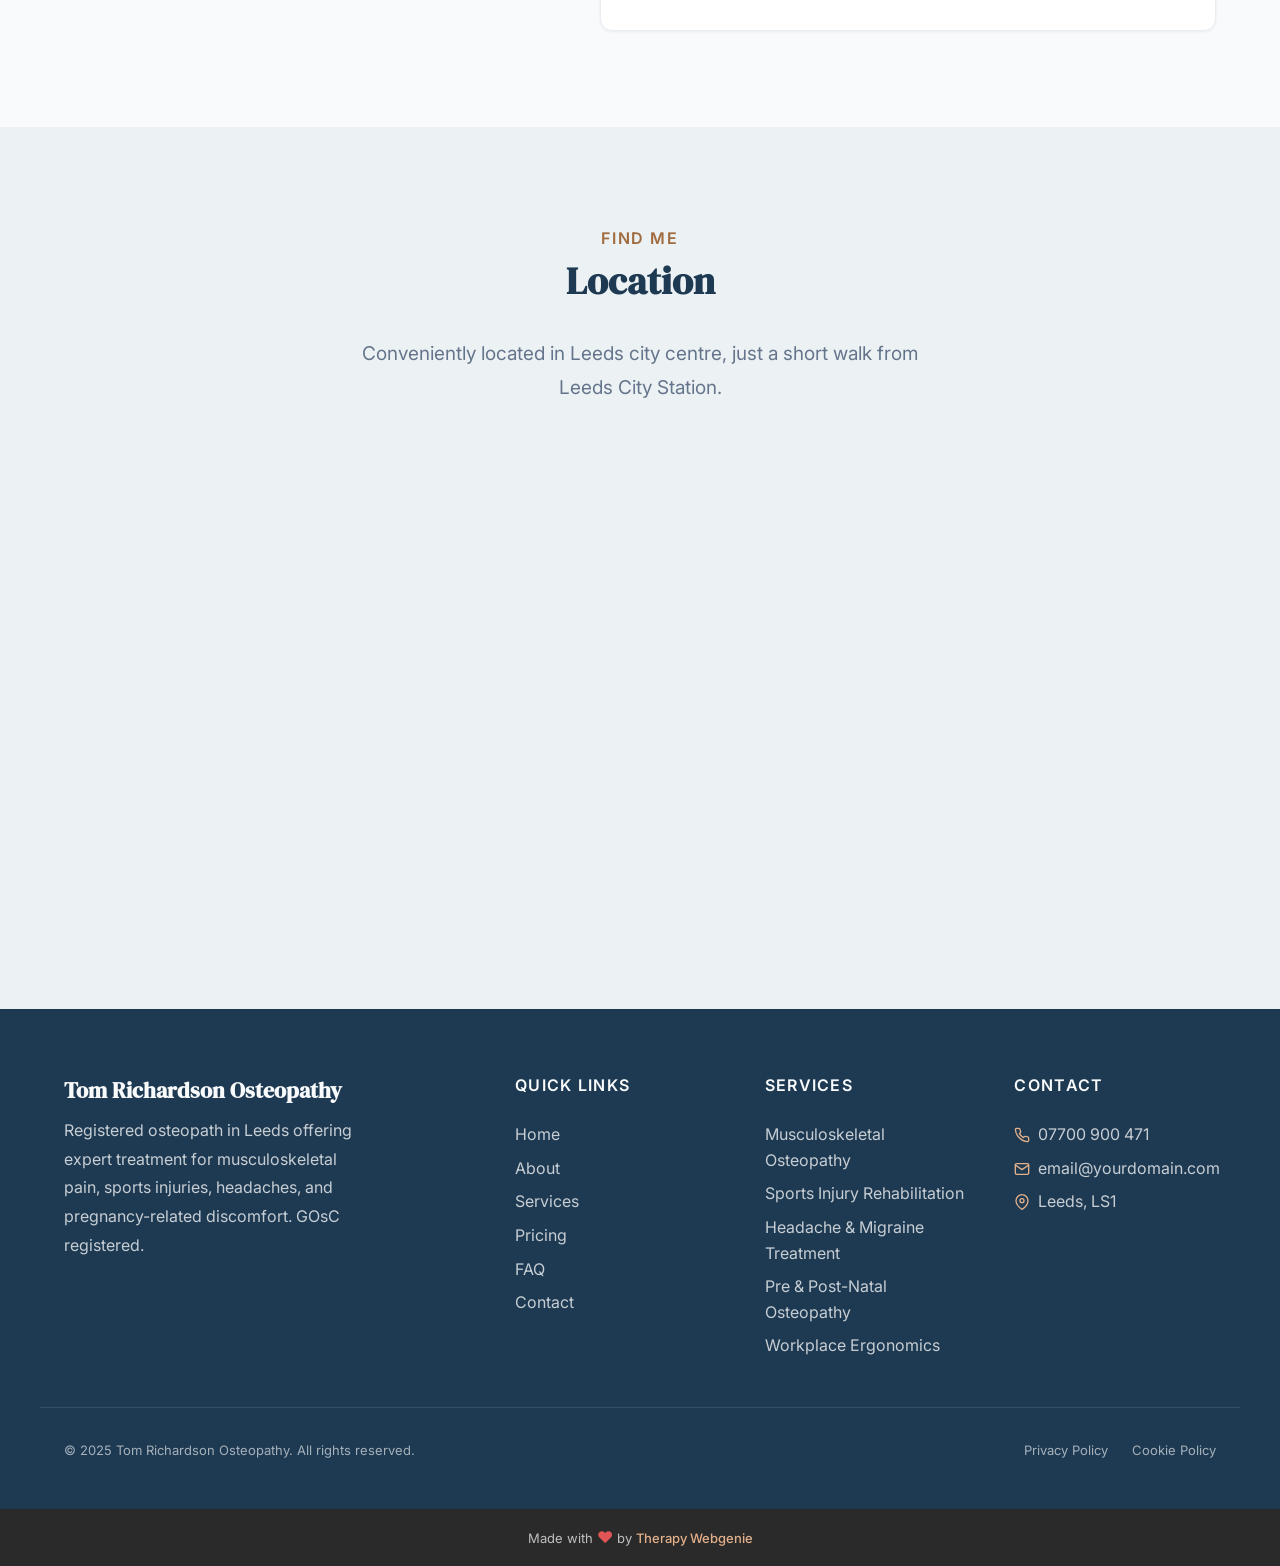
<file: contact.html>
<!DOCTYPE html>
<html lang="en">
<head>
  <meta charset="UTF-8">
  <meta name="viewport" content="width=device-width, initial-scale=1.0">
  <meta name="description" content="Contact Tom Richardson Osteopathy in Leeds. Book an appointment, call 07700 900 471, or send a message. Free 15-minute phone consultations available.">
  <title>Contact — Tom Richardson Osteopathy, Leeds</title>

  <link rel="preconnect" href="https://fonts.googleapis.com">
  <link rel="preconnect" href="https://fonts.gstatic.com" crossorigin>

  <link rel="stylesheet" href="css/base.css">
  <link rel="stylesheet" href="css/components.css">
  <link rel="stylesheet" href="css/theme.css">
  <!-- PROFILE:schema -->
  <!-- /PROFILE:schema -->
</head>
<body>

  <a href="#main" class="skip-link">Skip to main content</a>

  <!-- SECTION: nav -->
  <nav class="nav nav--two-tier" role="navigation" aria-label="Main navigation">
    <div class="container">
      <div class="nav__top">
        <a href="index.html" class="nav__brand nav__brand--inline">
          <div class="nav__brand-text">
            <span class="nav__name"><!-- PROFILE:site_title -->Tom Richardson Osteopathy<!-- /PROFILE:site_title --></span>
            <span class="nav__title"><!-- PROFILE:site_slogan -->For a Pain-Free Life<!-- /PROFILE:site_slogan --></span>
          </div>
        </a>
        <div class="nav__contact">
          <div class="nav__contact-item">
            <svg xmlns="http://www.w3.org/2000/svg" viewBox="0 0 24 24" fill="none" stroke="currentColor" stroke-width="2" stroke-linecap="round" stroke-linejoin="round"><path d="M22 16.92v3a2 2 0 0 1-2.18 2 19.79 19.79 0 0 1-8.63-3.07 19.5 19.5 0 0 1-6-6 19.79 19.79 0 0 1-3.07-8.67A2 2 0 0 1 4.11 2h3a2 2 0 0 1 2 1.72c.127.96.361 1.903.7 2.81a2 2 0 0 1-.45 2.11L8.09 9.91a16 16 0 0 0 6 6l1.27-1.27a2 2 0 0 1 2.11-.45c.907.339 1.85.573 2.81.7A2 2 0 0 1 22 16.92z"></path></svg>
            <!-- PROFILE:phone_landline --><a href="tel:07700900471">07700 900 471</a><!-- /PROFILE:phone_landline -->
          </div>
          <div class="nav__contact-item">
            <svg xmlns="http://www.w3.org/2000/svg" viewBox="0 0 24 24" fill="none" stroke="currentColor" stroke-width="2" stroke-linecap="round" stroke-linejoin="round"><path d="M4 4h16c1.1 0 2 .9 2 2v12c0 1.1-.9 2-2 2H4c-1.1 0-2-.9-2-2V6c0-1.1.9-2 2-2z"></path><polyline points="22,6 12,13 2,6"></polyline></svg>
            <!-- PROFILE:email --><a href="mailto:email@yourdomain.com">email@yourdomain.com</a><!-- /PROFILE:email -->
          </div>
        </div>
      </div>
      <div class="nav__bottom">
        <div class="nav__links">
          <a href="index.html" class="nav__link">Home</a>
          <a href="about.html" class="nav__link">About</a>
          <a href="services.html" class="nav__link">Services</a>
          <a href="pricing.html" class="nav__link">Pricing</a>
          <a href="faq.html" class="nav__link">FAQ</a>
          <a href="contact.html" class="nav__link nav__link--active">Contact</a>
          <a href="contact.html" class="btn btn--primary nav__cta">Book an Appointment</a>
        </div>
        <button class="nav__toggle" aria-label="Toggle menu" aria-expanded="false" aria-controls="mobile-menu">
          <span class="nav__toggle-bar"></span>
          <span class="nav__toggle-bar"></span>
          <span class="nav__toggle-bar"></span>
        </button>
      </div>
    </div>
    <div class="nav__mobile" id="mobile-menu" role="menu">
      <a href="index.html" class="nav__link" role="menuitem">Home</a>
      <a href="about.html" class="nav__link" role="menuitem">About</a>
      <a href="services.html" class="nav__link" role="menuitem">Services</a>
      <a href="pricing.html" class="nav__link" role="menuitem">Pricing</a>
      <a href="faq.html" class="nav__link" role="menuitem">FAQ</a>
      <a href="contact.html" class="nav__link nav__link--active" role="menuitem">Contact</a>
      <a href="contact.html" class="btn btn--primary" role="menuitem">Book an Appointment</a>
      <div class="nav__mobile-contact">
        <div class="nav__contact-item">
          <svg xmlns="http://www.w3.org/2000/svg" viewBox="0 0 24 24" fill="none" stroke="currentColor" stroke-width="2" stroke-linecap="round" stroke-linejoin="round"><path d="M22 16.92v3a2 2 0 0 1-2.18 2 19.79 19.79 0 0 1-8.63-3.07 19.5 19.5 0 0 1-6-6 19.79 19.79 0 0 1-3.07-8.67A2 2 0 0 1 4.11 2h3a2 2 0 0 1 2 1.72c.127.96.361 1.903.7 2.81a2 2 0 0 1-.45 2.11L8.09 9.91a16 16 0 0 0 6 6l1.27-1.27a2 2 0 0 1 2.11-.45c.907.339 1.85.573 2.81.7A2 2 0 0 1 22 16.92z"></path></svg>
          <a href="tel:07700900471">07700 900 471</a>
        </div>
        <div class="nav__contact-item">
          <svg xmlns="http://www.w3.org/2000/svg" viewBox="0 0 24 24" fill="none" stroke="currentColor" stroke-width="2" stroke-linecap="round" stroke-linejoin="round"><path d="M4 4h16c1.1 0 2 .9 2 2v12c0 1.1-.9 2-2 2H4c-1.1 0-2-.9-2-2V6c0-1.1.9-2 2-2z"></path><polyline points="22,6 12,13 2,6"></polyline></svg>
          <a href="mailto:email@yourdomain.com">email@yourdomain.com</a>
        </div>
      </div>
    </div>
  </nav>
  <!-- /SECTION: nav -->

  <!-- Compact scroll header -->
  <div class="nav-scroll" aria-hidden="true">
    <div class="container nav-scroll__inner">
      <div class="nav-scroll__brand">
        <span class="nav-scroll__name"><!-- PROFILE:site_title -->Tom Richardson Osteopathy<!-- /PROFILE:site_title --></span>
        <span class="nav-scroll__title"><!-- PROFILE:site_slogan -->Expert Osteopathy for a Pain-Free Life<!-- /PROFILE:site_slogan --></span>
      </div>
      <div class="nav-scroll__right">
        <a href="tel:07700900471" class="nav-scroll__phone">
          <svg xmlns="http://www.w3.org/2000/svg" viewBox="0 0 24 24" fill="none" stroke="currentColor" stroke-width="2" stroke-linecap="round" stroke-linejoin="round"><path d="M22 16.92v3a2 2 0 0 1-2.18 2 19.79 19.79 0 0 1-8.63-3.07 19.5 19.5 0 0 1-6-6 19.79 19.79 0 0 1-3.07-8.67A2 2 0 0 1 4.11 2h3a2 2 0 0 1 2 1.72c.127.96.361 1.903.7 2.81a2 2 0 0 1-.45 2.11L8.09 9.91a16 16 0 0 0 6 6l1.27-1.27a2 2 0 0 1 2.11-.45c.907.339 1.85.573 2.81.7A2 2 0 0 1 22 16.92z"></path></svg>
          07700 900 471
        </a>
        <a href="tel:07700900471" class="nav-scroll__phone-icon" aria-label="Call us">
          <svg xmlns="http://www.w3.org/2000/svg" viewBox="0 0 24 24" fill="none" stroke="currentColor" stroke-width="2" stroke-linecap="round" stroke-linejoin="round"><path d="M22 16.92v3a2 2 0 0 1-2.18 2 19.79 19.79 0 0 1-8.63-3.07 19.5 19.5 0 0 1-6-6 19.79 19.79 0 0 1-3.07-8.67A2 2 0 0 1 4.11 2h3a2 2 0 0 1 2 1.72c.127.96.361 1.903.7 2.81a2 2 0 0 1-.45 2.11L8.09 9.91a16 16 0 0 0 6 6l1.27-1.27a2 2 0 0 1 2.11-.45c.907.339 1.85.573 2.81.7A2 2 0 0 1 22 16.92z"></path></svg>
        </a>
        <button class="nav-scroll__toggle" aria-label="Toggle menu">
          <span class="nav-scroll__toggle-bar"></span>
          <span class="nav-scroll__toggle-bar"></span>
          <span class="nav-scroll__toggle-bar"></span>
        </button>
      </div>
    </div>
  </div>

  <main id="main">

    <!-- SECTION: page-header -->
    <section class="page-header">
      <div class="container">
        <span class="section-label">Get in Touch</span>
        <h1>Contact Me</h1>
        <p>Whether you're ready to book your first appointment or just want to find out more about how osteopathy can help, I'd love to hear from you.</p>
      </div>
    </section>
    <!-- /SECTION: page-header -->

    <!-- SECTION: contact-grid -->
    <section class="section reveal">
      <div class="container contact-grid">
        <div class="contact-info">
          <h2 class="contact-info__heading">Get in Touch</h2>
          <p>Not sure whether osteopathy is right for you? I offer a free 15-minute phone call so we can talk through your symptoms and I can let you know honestly whether I think I can help. No obligation, no pressure.</p>

          <div class="contact-info__item">
            <div class="contact-info__icon">
              <svg xmlns="http://www.w3.org/2000/svg" viewBox="0 0 24 24" fill="none" stroke="currentColor" stroke-width="2" stroke-linecap="round" stroke-linejoin="round"><path d="M22 16.92v3a2 2 0 0 1-2.18 2 19.79 19.79 0 0 1-8.63-3.07 19.5 19.5 0 0 1-6-6 19.79 19.79 0 0 1-3.07-8.67A2 2 0 0 1 4.11 2h3a2 2 0 0 1 2 1.72 12.84 12.84 0 0 0 .7 2.81 2 2 0 0 1-.45 2.11L8.09 9.91a16 16 0 0 0 6 6l1.27-1.27a2 2 0 0 1 2.11-.45 12.84 12.84 0 0 0 2.81.7A2 2 0 0 1 22 16.92z"></path></svg>
            </div>
            <div>
              <p class="contact-info__label">Phone</p>
              <a href="tel:07700900471" class="contact-info__value">07700 900 471</a>
            </div>
          </div>

          <div class="contact-info__item">
            <div class="contact-info__icon">
              <svg xmlns="http://www.w3.org/2000/svg" viewBox="0 0 24 24" fill="none" stroke="currentColor" stroke-width="2" stroke-linecap="round" stroke-linejoin="round"><path d="M21 10c0 7-9 13-9 13s-9-6-9-13a9 9 0 0 1 18 0z"></path><circle cx="12" cy="10" r="3"></circle></svg>
            </div>
            <div>
              <p class="contact-info__label">Address</p>
              <p class="contact-info__value">Leeds, LS1</p>
            </div>
          </div>

          <div class="contact-info__item">
            <div class="contact-info__icon">
              <svg xmlns="http://www.w3.org/2000/svg" viewBox="0 0 24 24" fill="none" stroke="currentColor" stroke-width="2" stroke-linecap="round" stroke-linejoin="round"><circle cx="12" cy="12" r="10"></circle><polyline points="12 6 12 12 16 14"></polyline></svg>
            </div>
            <div>
              <p class="contact-info__label">Session Hours</p>
              <p class="contact-info__value">Monday &ndash; Friday: 8am &ndash; 7pm<br>Saturday: 9am &ndash; 1pm<br>Sunday: Closed</p>
            </div>
          </div>

          <div class="testimonial testimonial--standalone">
            <div class="testimonial__stars">
              <svg viewBox="0 0 24 24"><path d="M12 2l3.09 6.26L22 9.27l-5 4.87 1.18 6.88L12 17.77l-6.18 3.25L7 14.14 2 9.27l6.91-1.01L12 2z"/></svg>
              <svg viewBox="0 0 24 24"><path d="M12 2l3.09 6.26L22 9.27l-5 4.87 1.18 6.88L12 17.77l-6.18 3.25L7 14.14 2 9.27l6.91-1.01L12 2z"/></svg>
              <svg viewBox="0 0 24 24"><path d="M12 2l3.09 6.26L22 9.27l-5 4.87 1.18 6.88L12 17.77l-6.18 3.25L7 14.14 2 9.27l6.91-1.01L12 2z"/></svg>
              <svg viewBox="0 0 24 24"><path d="M12 2l3.09 6.26L22 9.27l-5 4.87 1.18 6.88L12 17.77l-6.18 3.25L7 14.14 2 9.27l6.91-1.01L12 2z"/></svg>
              <svg viewBox="0 0 24 24"><path d="M12 2l3.09 6.26L22 9.27l-5 4.87 1.18 6.88L12 17.77l-6.18 3.25L7 14.14 2 9.27l6.91-1.01L12 2z"/></svg>
            </div>
            <p class="testimonial__quote">Tom's treatment made a huge difference to my recovery after a shoulder injury. He explained everything clearly, put me completely at ease, and I was back to full movement within a few weeks. Highly recommended.</p>
            <p class="testimonial__author">Sarah H. <span class="testimonial__detail" style="display:inline; margin-left: 0.25em;">&mdash; Shoulder injury</span></p>
          </div>
        </div>

        <div class="contact-form-wrap">
          <div class="card contact-form-card">
            <h2>Send Me a Message</h2>
            <p>Fill in the form below and I'll get back to you within 24 hours.</p>
            <form class="form" action="https://editmy.site/api/form/SITE_ID" method="POST">
              <div class="form__row">
                <div class="form__group">
                  <label for="name" class="form__label form__label--required">Full Name</label>
                  <input type="text" id="name" name="name" class="form__input" placeholder="Your full name" required autocomplete="name">
                </div>
                <div class="form__group">
                  <label for="email" class="form__label form__label--required">Email Address</label>
                  <input type="email" id="email" name="email" class="form__input" placeholder="you@example.com" required autocomplete="email">
                </div>
              </div>
              <div class="form__group">
                <label for="phone" class="form__label">Phone Number</label>
                <input type="tel" id="phone" name="phone" class="form__input" placeholder="07xxx xxxxxx" autocomplete="tel">
                <span class="form__hint">Optional — useful if you'd prefer a call back</span>
              </div>
              <div class="form__group">
                <label for="service" class="form__label">Service Interest</label>
                <select id="service" name="service" class="form__input">
                  <option value="">Please select...</option>
                  <option value="Musculoskeletal Osteopathy">Musculoskeletal Osteopathy</option>
                  <option value="Sports Injury Rehabilitation">Sports Injury Rehabilitation</option>
                  <option value="Headache & Migraine Treatment">Headache &amp; Migraine Treatment</option>
                  <option value="Pre & Post-Natal Osteopathy">Pre &amp; Post-Natal Osteopathy</option>
                  <option value="Workplace Ergonomics">Workplace Ergonomics</option>
                  <option value="General Enquiry">General Enquiry</option>
                  <option value="Other">Other</option>
                </select>
              </div>
              <div class="form__group">
                <label for="message" class="form__label form__label--required">Your Message</label>
                <textarea id="message" name="message" class="form__textarea" placeholder="Tell me a little about what's going on — where the pain is, how long you've had it, and what you're hoping to achieve." required></textarea>
              </div>
              <div class="form__group form__group--checkbox">
                <input type="checkbox" id="consent" name="consent" required>
                <label for="consent">I agree for my details to be stored to receive a response to my enquiry, and agree to the <a href="privacy.html">privacy policy</a>.</label>
              </div>
              <div>
                <button type="submit" class="btn btn--primary btn--block">Send Message</button>
              </div>
              <p class="form__consent-text">Your information is handled securely and never shared with third parties. See our <a href="privacy.html">privacy policy</a> for full details.</p>
            </form>
          </div>
        </div>
      </div>
    </section>
    <!-- /SECTION: contact-grid -->

    <!-- SECTION: map -->
    <section class="section section--alt reveal">
      <div class="container text-center">
        <span class="section-label">Find Me</span>
        <h2>Location</h2>
        <p class="section-subtitle">Conveniently located in Leeds city centre, just a short walk from Leeds City Station.</p>
      </div>
      <div class="container">
        <div class="map-wrap">
          <iframe src="https://www.google.com/maps/embed?pb=!1m18!1m12!1m3!1d2356.5!2d-1.549!3d53.799!2m3!1f0!2f0!3f0!3m2!1i1024!2i768!4f13.1!3m3!1m2!1s0x0%3A0x0!2sLeeds+LS1!5e0!3m2!1sen!2suk!4v1" width="100%" height="450" style="border:0;" allowfullscreen="" loading="lazy" referrerpolicy="no-referrer-when-downgrade" title="Map showing location of Tom Richardson Osteopathy in Leeds, LS1"></iframe>
        </div>
      </div>
    </section>
    <!-- /SECTION: map -->

  </main>

  <!-- SECTION: footer -->
  <footer class="footer">
    <div class="container footer__inner">
      <div class="footer__brand">
        <p class="footer__brand-name"><!-- PROFILE:site_title -->Tom Richardson Osteopathy<!-- /PROFILE:site_title --></p>
        <p class="footer__brand-text"><!-- PROFILE:bio -->Registered osteopath in Leeds offering expert treatment for musculoskeletal pain, sports injuries, headaches, and pregnancy-related discomfort. GOsC registered.<!-- /PROFILE:bio --></p>
      </div>
      <div class="footer__col">
        <p class="footer__heading">Quick Links</p>
        <div class="footer__links">
          <a href="index.html" class="footer__link">Home</a>
          <a href="about.html" class="footer__link">About</a>
          <a href="services.html" class="footer__link">Services</a>
          <a href="pricing.html" class="footer__link">Pricing</a>
          <a href="faq.html" class="footer__link">FAQ</a>
          <a href="contact.html" class="footer__link">Contact</a>
        </div>
      </div>
      <div class="footer__col">
        <p class="footer__heading">Services</p>
        <div class="footer__links">
          <a href="services.html#service-musculoskeletal" class="footer__link">Musculoskeletal Osteopathy</a>
          <a href="services.html#service-sports" class="footer__link">Sports Injury Rehabilitation</a>
          <a href="services.html#service-headaches" class="footer__link">Headache &amp; Migraine Treatment</a>
          <a href="services.html#service-prenatal" class="footer__link">Pre &amp; Post-Natal Osteopathy</a>
          <a href="services.html#service-ergonomics" class="footer__link">Workplace Ergonomics</a>
        </div>
      </div>
      <div class="footer__col">
        <p class="footer__heading">Contact</p>
        <div class="footer__contact-item">
          <svg xmlns="http://www.w3.org/2000/svg" viewBox="0 0 24 24" fill="none" stroke="currentColor" stroke-width="2" stroke-linecap="round" stroke-linejoin="round"><path d="M22 16.92v3a2 2 0 0 1-2.18 2 19.79 19.79 0 0 1-8.63-3.07 19.5 19.5 0 0 1-6-6 19.79 19.79 0 0 1-3.07-8.67A2 2 0 0 1 4.11 2h3a2 2 0 0 1 2 1.72 12.84 12.84 0 0 0 .7 2.81 2 2 0 0 1-.45 2.11L8.09 9.91a16 16 0 0 0 6 6l1.27-1.27a2 2 0 0 1 2.11-.45 12.84 12.84 0 0 0 2.81.7A2 2 0 0 1 22 16.92z"></path></svg>
          <!-- PROFILE:phone_landline --><span>07700 900 471</span><!-- /PROFILE:phone_landline -->
        </div>
        <div class="footer__contact-item">
          <svg xmlns="http://www.w3.org/2000/svg" viewBox="0 0 24 24" fill="none" stroke="currentColor" stroke-width="2" stroke-linecap="round" stroke-linejoin="round"><path d="M4 4h16c1.1 0 2 .9 2 2v12c0 1.1-.9 2-2 2H4c-1.1 0-2-.9-2-2V6c0-1.1.9-2 2-2z"></path><polyline points="22,6 12,13 2,6"></polyline></svg>
          <!-- PROFILE:email --><a href="mailto:email@yourdomain.com">email@yourdomain.com</a><!-- /PROFILE:email -->
        </div>
        <div class="footer__contact-item">
          <svg xmlns="http://www.w3.org/2000/svg" viewBox="0 0 24 24" fill="none" stroke="currentColor" stroke-width="2" stroke-linecap="round" stroke-linejoin="round"><path d="M21 10c0 7-9 13-9 13s-9-6-9-13a9 9 0 0 1 18 0z"></path><circle cx="12" cy="10" r="3"></circle></svg>
          <!-- PROFILE:address --><span>Leeds, LS1</span><!-- /PROFILE:address -->
        </div>
      </div>
    </div>
    <div class="container footer__bottom">
      <p class="footer__copyright">&copy; 2025 Tom Richardson Osteopathy. All rights reserved.</p>
      <div class="footer__legal">
        <a href="privacy.html">Privacy Policy</a>
        <a href="cookies-policy.html">Cookie Policy</a>
      </div>
    </div>
  </footer>
  <!-- /SECTION: footer -->

  <div class="site-credit">
    <p>Made with <span class="site-credit__heart" aria-label="love">&#10084;</span> by <a href="https://www.therapywebgenie.com" target="_blank" rel="noopener">Therapy Webgenie</a></p>
  </div>

  <!-- Cookie Consent -->
  <div class="cookie-banner" role="dialog" aria-label="Cookie consent">
    <div class="cookie-banner__inner">
      <p class="cookie-banner__text">We use cookies to improve your experience. See our <a href="cookies-policy.html">cookie policy</a> for details.</p>
      <div class="cookie-banner__buttons"><button class="cookie-banner__accept">Accept</button><button class="cookie-banner__decline">Decline</button></div>
    </div>
  </div>

  <!-- Back to Top -->
  <button class="back-to-top" aria-label="Back to top">
    <svg xmlns="http://www.w3.org/2000/svg" viewBox="0 0 24 24" fill="none" stroke="currentColor" stroke-width="2" stroke-linecap="round" stroke-linejoin="round"><polyline points="18 15 12 9 6 15"></polyline></svg>
  </button>

  <script src="js/main.js"></script>
</body>
</html>
</file>
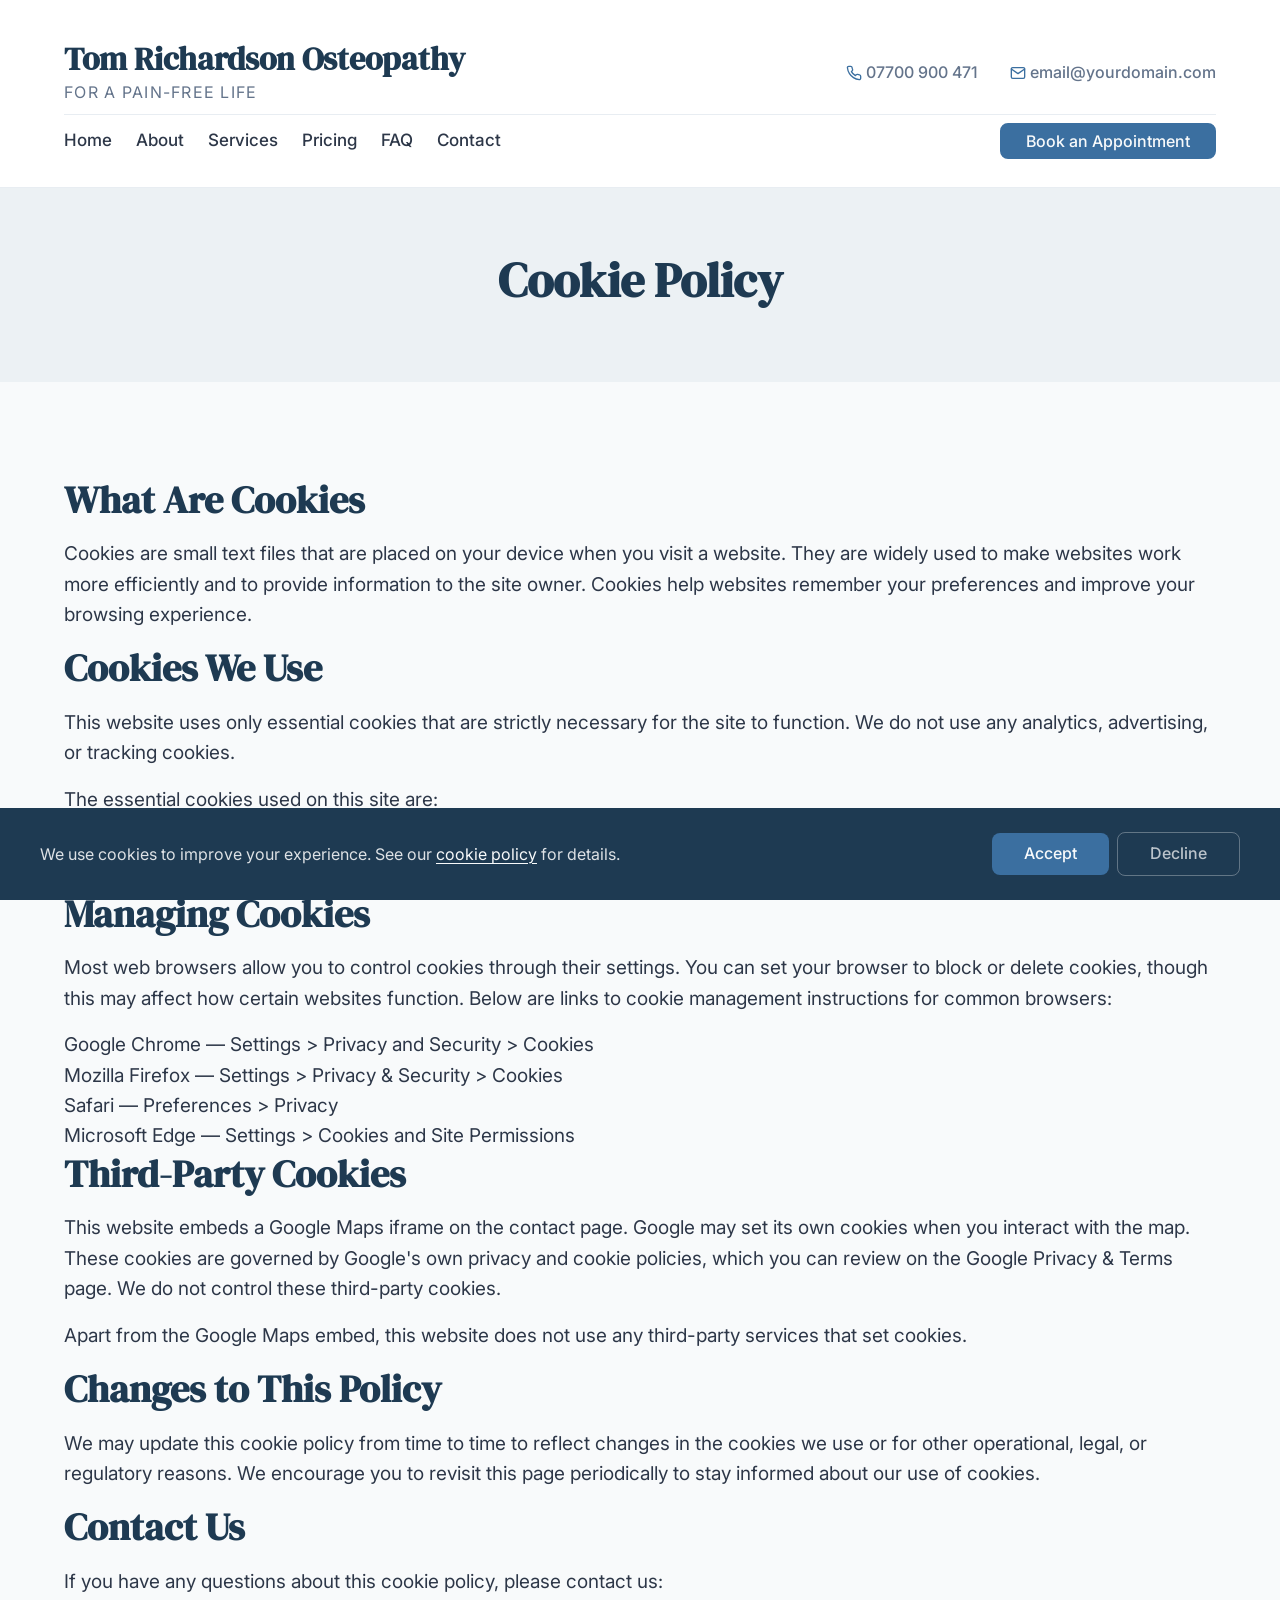
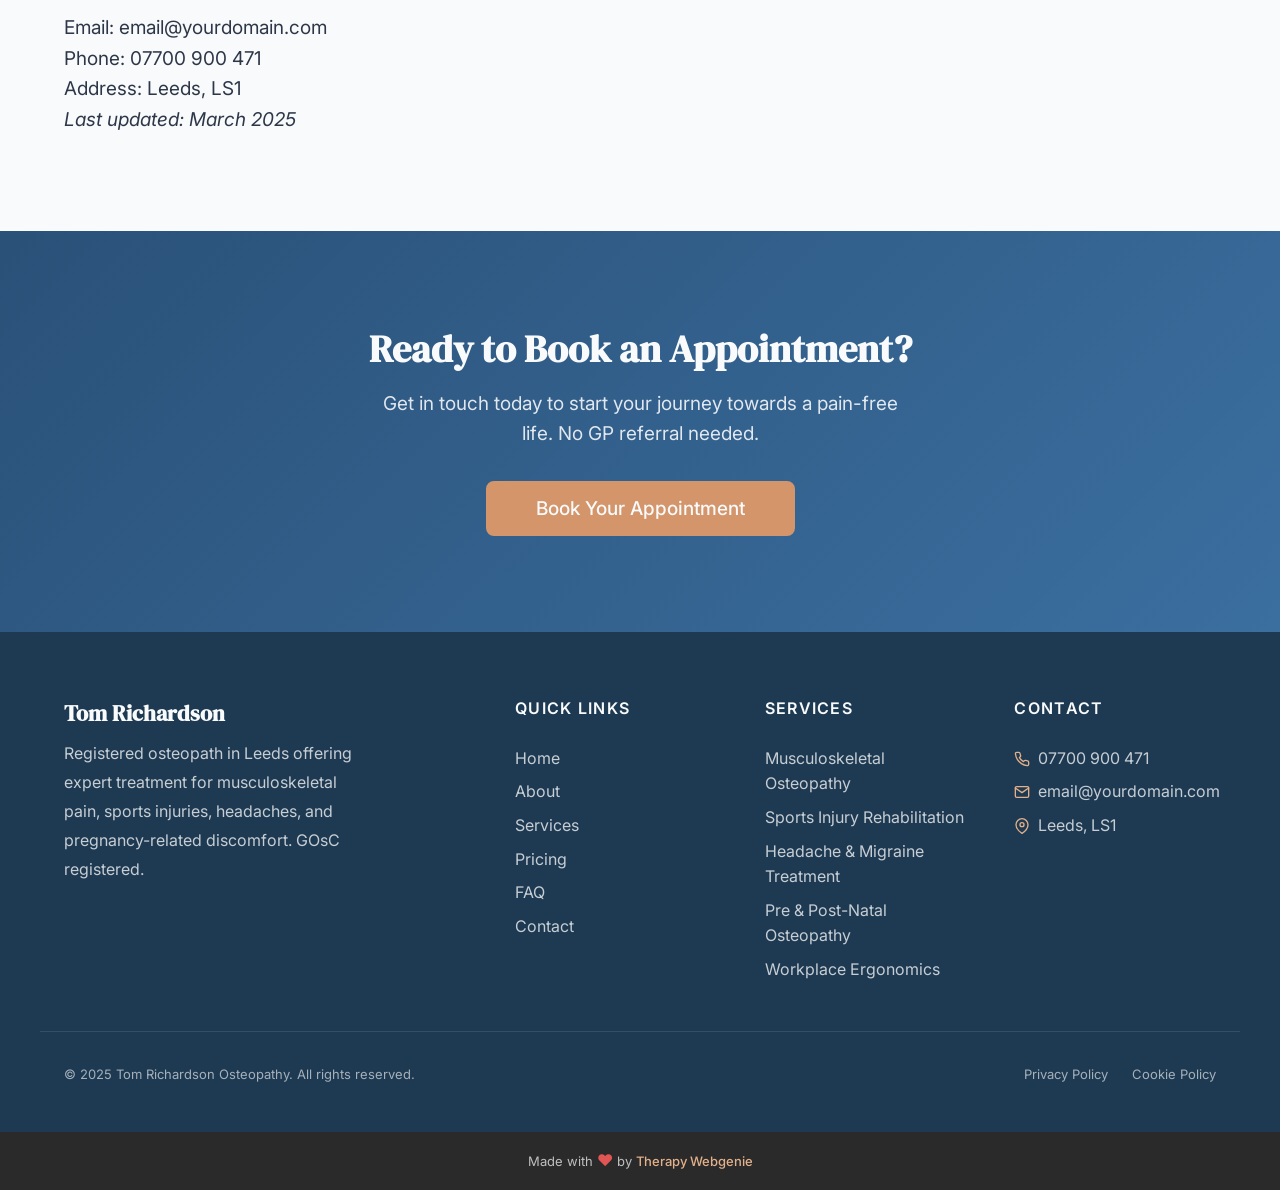
<file: cookies-policy.html>
<!DOCTYPE html>
<html lang="en">
<head>
  <meta charset="UTF-8">
  <meta name="viewport" content="width=device-width, initial-scale=1.0">
  <meta name="description" content="Cookie policy for Tom Richardson Osteopathy. Information about the cookies used on this website.">
  <meta name="robots" content="noindex">
  <title>Cookie Policy — Tom Richardson Osteopathy</title>

  <link rel="preconnect" href="https://fonts.googleapis.com">
  <link rel="preconnect" href="https://fonts.gstatic.com" crossorigin>

  <link rel="stylesheet" href="css/base.css">
  <link rel="stylesheet" href="css/components.css">
  <link rel="stylesheet" href="css/theme.css">
  <!-- PROFILE:schema -->
  <!-- /PROFILE:schema -->
</head>
<body>

  <a href="#main" class="skip-link">Skip to main content</a>

  <!-- SECTION: nav -->
  <nav class="nav nav--two-tier" role="navigation" aria-label="Main navigation">
    <div class="container">
      <div class="nav__top">
        <a href="index.html" class="nav__brand nav__brand--inline">
          <div class="nav__brand-text">
            <span class="nav__name"><!-- PROFILE:site_title -->Tom Richardson Osteopathy<!-- /PROFILE:site_title --></span>
            <span class="nav__title"><!-- PROFILE:site_slogan -->For a Pain-Free Life<!-- /PROFILE:site_slogan --></span>
          </div>
        </a>
        <div class="nav__contact">
          <div class="nav__contact-item">
            <svg xmlns="http://www.w3.org/2000/svg" viewBox="0 0 24 24" fill="none" stroke="currentColor" stroke-width="2" stroke-linecap="round" stroke-linejoin="round"><path d="M22 16.92v3a2 2 0 0 1-2.18 2 19.79 19.79 0 0 1-8.63-3.07 19.5 19.5 0 0 1-6-6 19.79 19.79 0 0 1-3.07-8.67A2 2 0 0 1 4.11 2h3a2 2 0 0 1 2 1.72c.127.96.361 1.903.7 2.81a2 2 0 0 1-.45 2.11L8.09 9.91a16 16 0 0 0 6 6l1.27-1.27a2 2 0 0 1 2.11-.45c.907.339 1.85.573 2.81.7A2 2 0 0 1 22 16.92z"></path></svg>
            <!-- PROFILE:phone_landline --><a href="tel:07700900471">07700 900 471</a><!-- /PROFILE:phone_landline -->
          </div>
          <div class="nav__contact-item">
            <svg xmlns="http://www.w3.org/2000/svg" viewBox="0 0 24 24" fill="none" stroke="currentColor" stroke-width="2" stroke-linecap="round" stroke-linejoin="round"><path d="M4 4h16c1.1 0 2 .9 2 2v12c0 1.1-.9 2-2 2H4c-1.1 0-2-.9-2-2V6c0-1.1.9-2 2-2z"></path><polyline points="22,6 12,13 2,6"></polyline></svg>
            <!-- PROFILE:email --><a href="mailto:email@yourdomain.com">email@yourdomain.com</a><!-- /PROFILE:email -->
          </div>
        </div>
      </div>
      <div class="nav__bottom">
        <div class="nav__links">
          <a href="index.html" class="nav__link">Home</a>
          <a href="about.html" class="nav__link">About</a>
          <a href="services.html" class="nav__link">Services</a>
          <a href="pricing.html" class="nav__link">Pricing</a>
          <a href="faq.html" class="nav__link">FAQ</a>
          <a href="contact.html" class="nav__link">Contact</a>
          <a href="contact.html" class="btn btn--primary nav__cta">Book an Appointment</a>
        </div>
        <button class="nav__toggle" aria-label="Toggle menu" aria-expanded="false" aria-controls="mobile-menu">
          <span class="nav__toggle-bar"></span>
          <span class="nav__toggle-bar"></span>
          <span class="nav__toggle-bar"></span>
        </button>
      </div>
    </div>
    <div class="nav__mobile" id="mobile-menu" role="menu">
      <a href="index.html" class="nav__link" role="menuitem">Home</a>
      <a href="about.html" class="nav__link" role="menuitem">About</a>
      <a href="services.html" class="nav__link" role="menuitem">Services</a>
      <a href="pricing.html" class="nav__link" role="menuitem">Pricing</a>
      <a href="faq.html" class="nav__link" role="menuitem">FAQ</a>
      <a href="contact.html" class="nav__link" role="menuitem">Contact</a>
      <a href="contact.html" class="btn btn--primary" role="menuitem">Book an Appointment</a>
      <div class="nav__mobile-contact">
        <div class="nav__contact-item">
          <svg xmlns="http://www.w3.org/2000/svg" viewBox="0 0 24 24" fill="none" stroke="currentColor" stroke-width="2" stroke-linecap="round" stroke-linejoin="round"><path d="M22 16.92v3a2 2 0 0 1-2.18 2 19.79 19.79 0 0 1-8.63-3.07 19.5 19.5 0 0 1-6-6 19.79 19.79 0 0 1-3.07-8.67A2 2 0 0 1 4.11 2h3a2 2 0 0 1 2 1.72c.127.96.361 1.903.7 2.81a2 2 0 0 1-.45 2.11L8.09 9.91a16 16 0 0 0 6 6l1.27-1.27a2 2 0 0 1 2.11-.45c.907.339 1.85.573 2.81.7A2 2 0 0 1 22 16.92z"></path></svg>
          <a href="tel:07700900471">07700 900 471</a>
        </div>
        <div class="nav__contact-item">
          <svg xmlns="http://www.w3.org/2000/svg" viewBox="0 0 24 24" fill="none" stroke="currentColor" stroke-width="2" stroke-linecap="round" stroke-linejoin="round"><path d="M4 4h16c1.1 0 2 .9 2 2v12c0 1.1-.9 2-2 2H4c-1.1 0-2-.9-2-2V6c0-1.1.9-2 2-2z"></path><polyline points="22,6 12,13 2,6"></polyline></svg>
          <a href="mailto:email@yourdomain.com">email@yourdomain.com</a>
        </div>
      </div>
    </div>
  </nav>
  <!-- /SECTION: nav -->

  <!-- Compact scroll header -->
  <div class="nav-scroll" aria-hidden="true">
    <div class="container nav-scroll__inner">
      <div class="nav-scroll__brand">
        <span class="nav-scroll__name"><!-- PROFILE:site_title -->Tom Richardson Osteopathy<!-- /PROFILE:site_title --></span>
        <span class="nav-scroll__title"><!-- PROFILE:site_slogan -->Expert Osteopathy for a Pain-Free Life<!-- /PROFILE:site_slogan --></span>
      </div>
      <div class="nav-scroll__right">
        <a href="tel:07700900471" class="nav-scroll__phone">
          <svg xmlns="http://www.w3.org/2000/svg" viewBox="0 0 24 24" fill="none" stroke="currentColor" stroke-width="2" stroke-linecap="round" stroke-linejoin="round"><path d="M22 16.92v3a2 2 0 0 1-2.18 2 19.79 19.79 0 0 1-8.63-3.07 19.5 19.5 0 0 1-6-6 19.79 19.79 0 0 1-3.07-8.67A2 2 0 0 1 4.11 2h3a2 2 0 0 1 2 1.72c.127.96.361 1.903.7 2.81a2 2 0 0 1-.45 2.11L8.09 9.91a16 16 0 0 0 6 6l1.27-1.27a2 2 0 0 1 2.11-.45c.907.339 1.85.573 2.81.7A2 2 0 0 1 22 16.92z"></path></svg>
          07700 900 471
        </a>
        <a href="tel:07700900471" class="nav-scroll__phone-icon" aria-label="Call us">
          <svg xmlns="http://www.w3.org/2000/svg" viewBox="0 0 24 24" fill="none" stroke="currentColor" stroke-width="2" stroke-linecap="round" stroke-linejoin="round"><path d="M22 16.92v3a2 2 0 0 1-2.18 2 19.79 19.79 0 0 1-8.63-3.07 19.5 19.5 0 0 1-6-6 19.79 19.79 0 0 1-3.07-8.67A2 2 0 0 1 4.11 2h3a2 2 0 0 1 2 1.72c.127.96.361 1.903.7 2.81a2 2 0 0 1-.45 2.11L8.09 9.91a16 16 0 0 0 6 6l1.27-1.27a2 2 0 0 1 2.11-.45c.907.339 1.85.573 2.81.7A2 2 0 0 1 22 16.92z"></path></svg>
        </a>
        <button class="nav-scroll__toggle" aria-label="Toggle menu">
          <span class="nav-scroll__toggle-bar"></span>
          <span class="nav-scroll__toggle-bar"></span>
          <span class="nav-scroll__toggle-bar"></span>
        </button>
      </div>
    </div>
  </div>

  <main id="main">

    <!-- SECTION: page-header -->
    <section class="page-header">
      <div class="container">
        <h1>Cookie Policy</h1>
      </div>
    </section>
    <!-- /SECTION: page-header -->

    <!-- SECTION: legal -->
    <section class="section">
      <div class="container">
        <div class="legal">

          <h2>What Are Cookies</h2>
          <p>Cookies are small text files that are placed on your device when you visit a website. They are widely used to make websites work more efficiently and to provide information to the site owner. Cookies help websites remember your preferences and improve your browsing experience.</p>

          <h2>Cookies We Use</h2>
          <p>This website uses only essential cookies that are strictly necessary for the site to function. We do not use any analytics, advertising, or tracking cookies.</p>
          <p>The essential cookies used on this site are:</p>
          <ul>
            <li><strong>Cookie consent preference</strong> — Stores whether you have accepted or dismissed the cookie banner. This prevents the banner from appearing on every page visit. This cookie expires after 365 days.</li>
          </ul>

          <h2>Managing Cookies</h2>
          <p>Most web browsers allow you to control cookies through their settings. You can set your browser to block or delete cookies, though this may affect how certain websites function. Below are links to cookie management instructions for common browsers:</p>
          <ul>
            <li>Google Chrome — Settings &gt; Privacy and Security &gt; Cookies</li>
            <li>Mozilla Firefox — Settings &gt; Privacy &amp; Security &gt; Cookies</li>
            <li>Safari — Preferences &gt; Privacy</li>
            <li>Microsoft Edge — Settings &gt; Cookies and Site Permissions</li>
          </ul>

          <h2>Third-Party Cookies</h2>
          <p>This website embeds a Google Maps iframe on the contact page. Google may set its own cookies when you interact with the map. These cookies are governed by Google's own privacy and cookie policies, which you can review on the Google Privacy &amp; Terms page. We do not control these third-party cookies.</p>
          <p>Apart from the Google Maps embed, this website does not use any third-party services that set cookies.</p>

          <h2>Changes to This Policy</h2>
          <p>We may update this cookie policy from time to time to reflect changes in the cookies we use or for other operational, legal, or regulatory reasons. We encourage you to revisit this page periodically to stay informed about our use of cookies.</p>

          <h2>Contact Us</h2>
          <p>If you have any questions about this cookie policy, please contact us:</p>
          <ul>
            <li>Email: <!-- PROFILE:email --><a href="mailto:email@yourdomain.com">email@yourdomain.com</a><!-- /PROFILE:email --></li>
            <li>Phone: 07700 900 471</li>
            <li>Address: Leeds, LS1</li>
          </ul>

          <p><em>Last updated: March 2025</em></p>

        </div>
      </div>
    </section>
    <!-- /SECTION: legal -->

    <!-- SECTION: cta -->
    <section class="section cta-banner">
      <div class="container text-center">
        <h2>Ready to Book an Appointment?</h2>
        <p>Get in touch today to start your journey towards a pain-free life. No GP referral needed.</p>
        <a href="contact.html" class="btn btn--accent">Book Your Appointment</a>
      </div>
    </section>
    <!-- /SECTION: cta -->

  </main>

  <!-- SECTION: footer -->
  <footer class="footer">
    <div class="container footer__inner">
      <div class="footer__brand">
        <p class="footer__brand-name">Tom Richardson</p>
        <p class="footer__brand-text">Registered osteopath in Leeds offering expert treatment for musculoskeletal pain, sports injuries, headaches, and pregnancy-related discomfort. GOsC registered.</p>
      </div>
      <div class="footer__col">
        <p class="footer__heading">Quick Links</p>
        <div class="footer__links">
          <a href="index.html" class="footer__link">Home</a>
          <a href="about.html" class="footer__link">About</a>
          <a href="services.html" class="footer__link">Services</a>
          <a href="pricing.html" class="footer__link">Pricing</a>
          <a href="faq.html" class="footer__link">FAQ</a>
          <a href="contact.html" class="footer__link">Contact</a>
        </div>
      </div>
      <div class="footer__col">
        <p class="footer__heading">Services</p>
        <div class="footer__links">
          <a href="services.html#service-musculoskeletal" class="footer__link">Musculoskeletal Osteopathy</a>
          <a href="services.html#service-sports" class="footer__link">Sports Injury Rehabilitation</a>
          <a href="services.html#service-headaches" class="footer__link">Headache &amp; Migraine Treatment</a>
          <a href="services.html#service-prenatal" class="footer__link">Pre &amp; Post-Natal Osteopathy</a>
          <a href="services.html#service-ergonomics" class="footer__link">Workplace Ergonomics</a>
        </div>
      </div>
      <div class="footer__col">
        <p class="footer__heading">Contact</p>
        <div class="footer__contact-item">
          <svg xmlns="http://www.w3.org/2000/svg" viewBox="0 0 24 24" fill="none" stroke="currentColor" stroke-width="2" stroke-linecap="round" stroke-linejoin="round"><path d="M22 16.92v3a2 2 0 0 1-2.18 2 19.79 19.79 0 0 1-8.63-3.07 19.5 19.5 0 0 1-6-6 19.79 19.79 0 0 1-3.07-8.67A2 2 0 0 1 4.11 2h3a2 2 0 0 1 2 1.72 12.84 12.84 0 0 0 .7 2.81 2 2 0 0 1-.45 2.11L8.09 9.91a16 16 0 0 0 6 6l1.27-1.27a2 2 0 0 1 2.11-.45 12.84 12.84 0 0 0 2.81.7A2 2 0 0 1 22 16.92z"></path></svg>
          <!-- PROFILE:phone_landline --><span>07700 900 471</span><!-- /PROFILE:phone_landline -->
        </div>
        <div class="footer__contact-item">
          <svg xmlns="http://www.w3.org/2000/svg" viewBox="0 0 24 24" fill="none" stroke="currentColor" stroke-width="2" stroke-linecap="round" stroke-linejoin="round"><path d="M4 4h16c1.1 0 2 .9 2 2v12c0 1.1-.9 2-2 2H4c-1.1 0-2-.9-2-2V6c0-1.1.9-2 2-2z"></path><polyline points="22,6 12,13 2,6"></polyline></svg>
          <!-- PROFILE:email --><a href="mailto:email@yourdomain.com">email@yourdomain.com</a><!-- /PROFILE:email -->
        </div>
        <div class="footer__contact-item">
          <svg xmlns="http://www.w3.org/2000/svg" viewBox="0 0 24 24" fill="none" stroke="currentColor" stroke-width="2" stroke-linecap="round" stroke-linejoin="round"><path d="M21 10c0 7-9 13-9 13s-9-6-9-13a9 9 0 0 1 18 0z"></path><circle cx="12" cy="10" r="3"></circle></svg>
          <!-- PROFILE:address --><span>Leeds, LS1</span><!-- /PROFILE:address -->
        </div>
      </div>
    </div>
    <div class="container footer__bottom">
      <p class="footer__copyright">&copy; 2025 Tom Richardson Osteopathy. All rights reserved.</p>
      <div class="footer__legal">
        <a href="privacy.html">Privacy Policy</a>
        <a href="cookies-policy.html">Cookie Policy</a>
      </div>
    </div>
  </footer>
  <!-- /SECTION: footer -->

  <div class="site-credit">
    <p>Made with <span class="site-credit__heart" aria-label="love">&#10084;</span> by <a href="https://www.therapywebgenie.com" target="_blank" rel="noopener">Therapy Webgenie</a></p>
  </div>

  <!-- Cookie Consent -->
  <div class="cookie-banner" role="dialog" aria-label="Cookie consent">
    <div class="cookie-banner__inner">
      <p class="cookie-banner__text">We use cookies to improve your experience. See our <a href="cookies-policy.html">cookie policy</a> for details.</p>
      <div class="cookie-banner__buttons"><button class="cookie-banner__accept">Accept</button><button class="cookie-banner__decline">Decline</button></div>
    </div>
  </div>

  <!-- Back to Top -->
  <button class="back-to-top" aria-label="Back to top">
    <svg xmlns="http://www.w3.org/2000/svg" viewBox="0 0 24 24" fill="none" stroke="currentColor" stroke-width="2" stroke-linecap="round" stroke-linejoin="round"><polyline points="18 15 12 9 6 15"></polyline></svg>
  </button>

  <script src="js/main.js"></script>
</body>
</html>
</file>
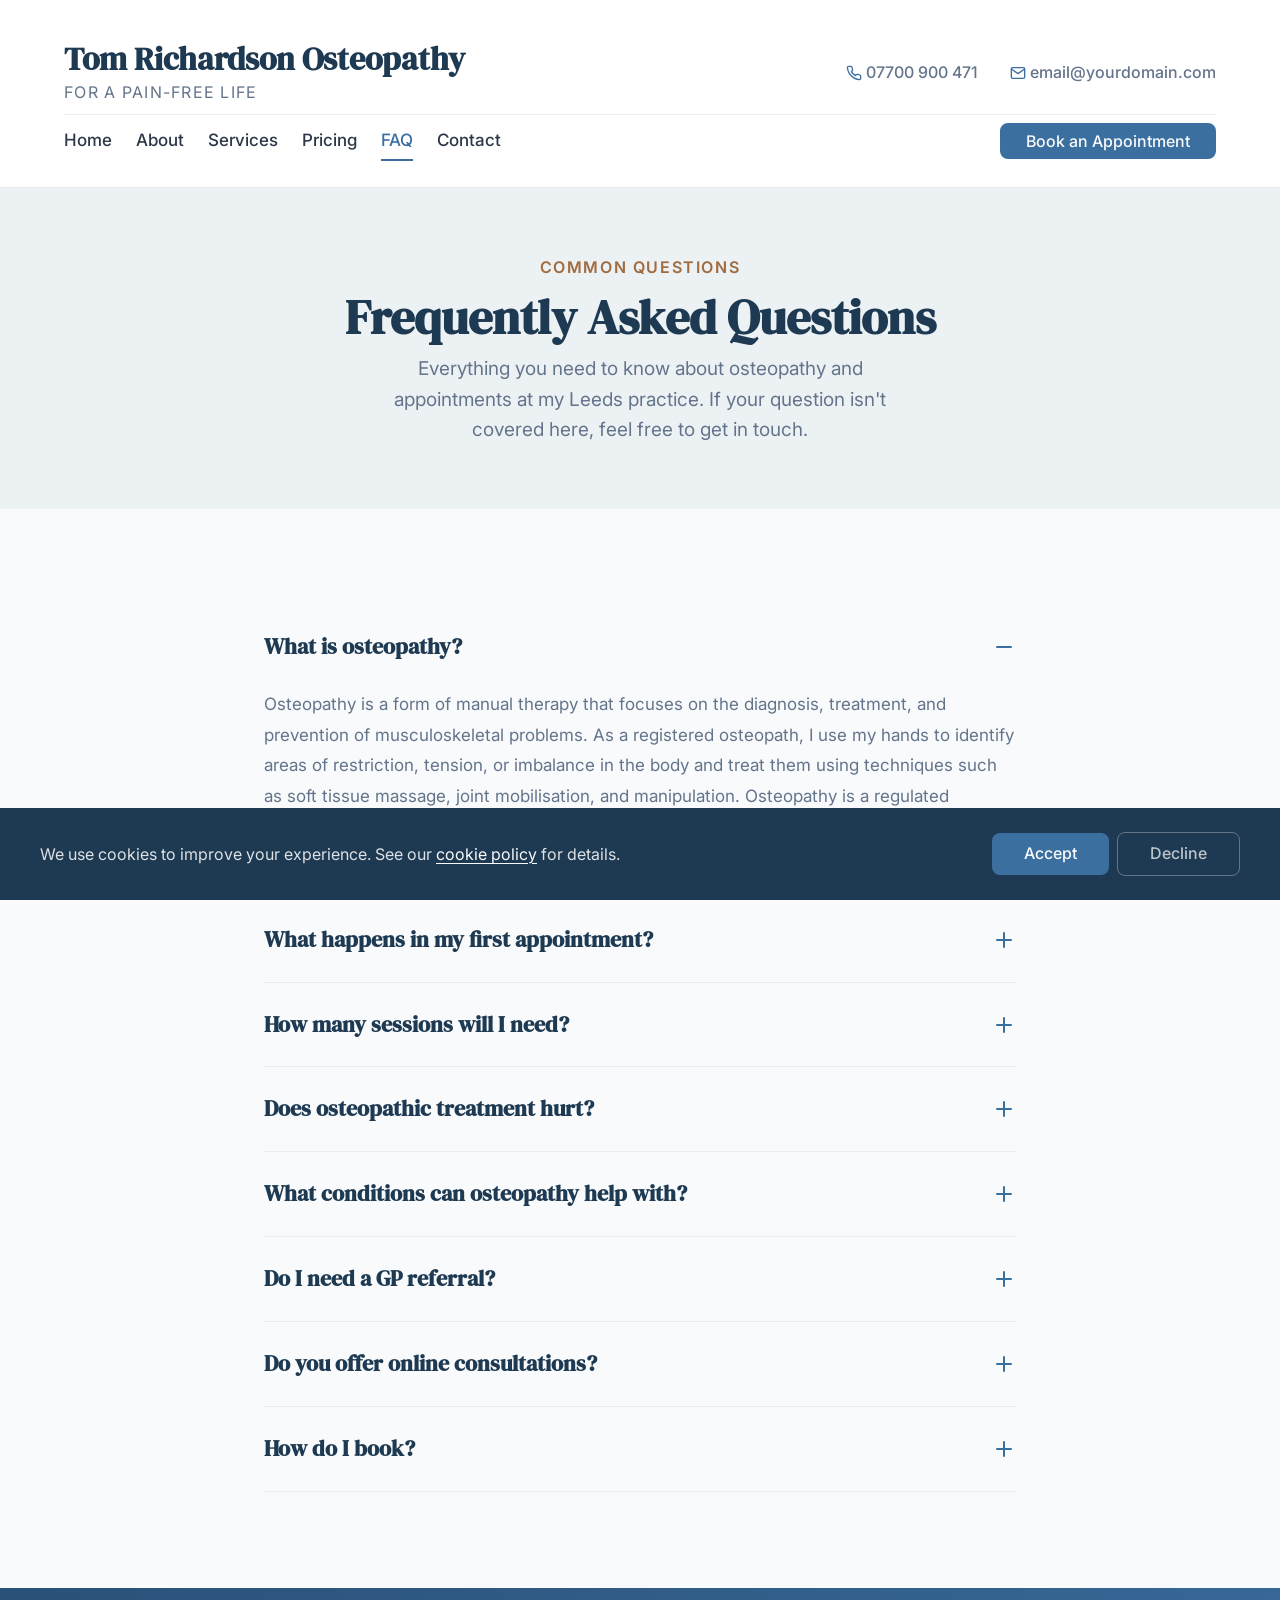
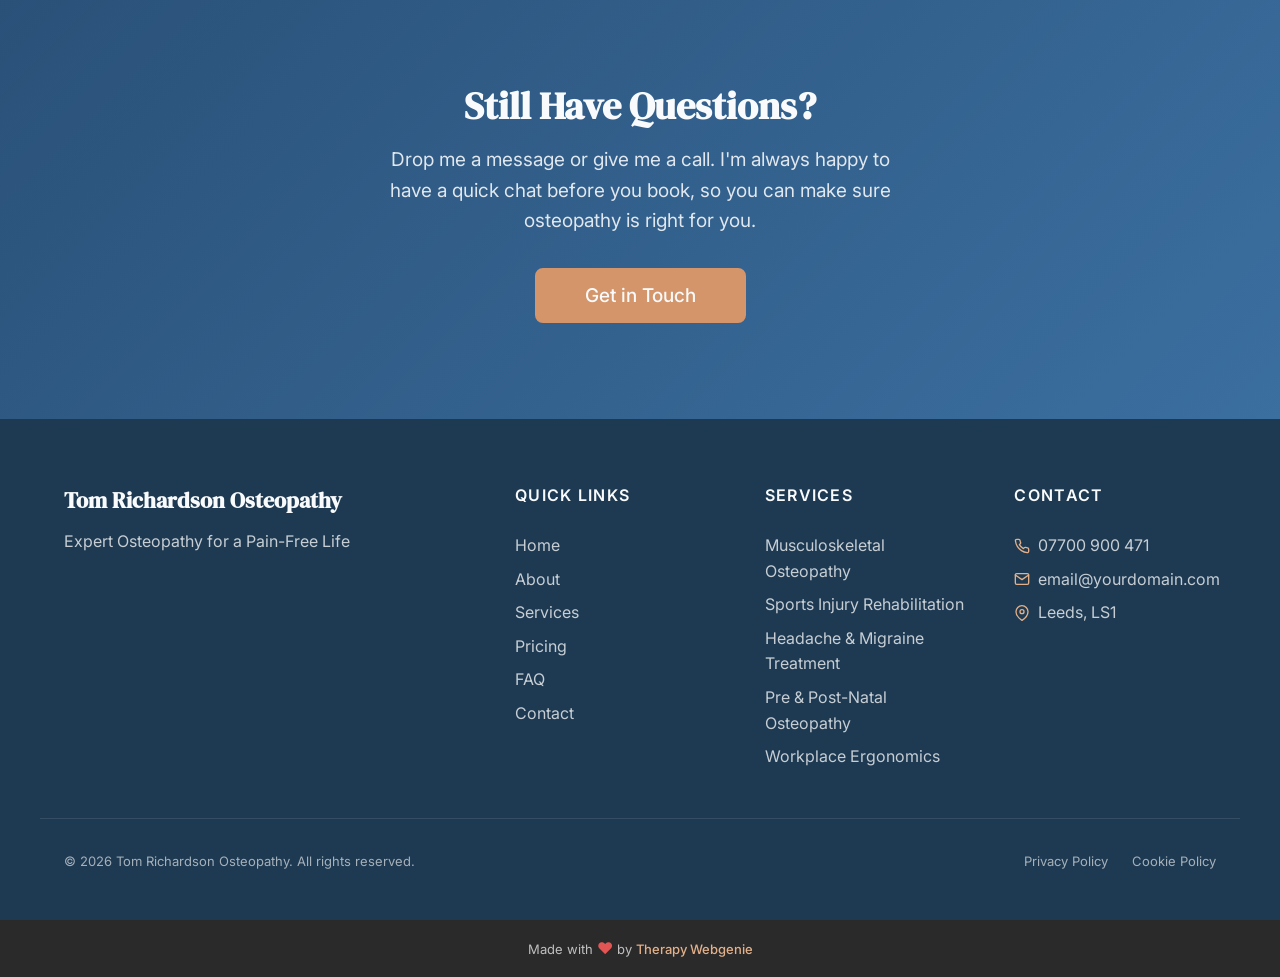
<file: faq.html>
<!DOCTYPE html>
<html lang="en">
<head>
  <meta charset="UTF-8">
  <meta name="viewport" content="width=device-width, initial-scale=1.0">
  <meta name="description" content="Frequently asked questions about osteopathy in Leeds — learn about treatments, appointments, referrals, and what to expect at Tom Richardson Osteopathy.">
  <title>FAQ — Tom Richardson Osteopath in Leeds</title>

  <link rel="preconnect" href="https://fonts.googleapis.com">
  <link rel="preconnect" href="https://fonts.gstatic.com" crossorigin>

  <link rel="stylesheet" href="css/base.css">
  <link rel="stylesheet" href="css/components.css">
  <link rel="stylesheet" href="css/theme.css">
  <!-- PROFILE:schema -->
  <!-- /PROFILE:schema -->
</head>
<body>

  <a href="#main" class="skip-link">Skip to main content</a>

  <!-- SECTION: nav -->
  <nav class="nav nav--two-tier" role="navigation" aria-label="Main navigation">
    <div class="container">
      <div class="nav__top">
        <a href="index.html" class="nav__brand nav__brand--inline">
          <div class="nav__brand-text">
            <span class="nav__name"><!-- PROFILE:site_title -->Tom Richardson Osteopathy<!-- /PROFILE:site_title --></span>
            <span class="nav__title"><!-- PROFILE:site_slogan -->For a Pain-Free Life<!-- /PROFILE:site_slogan --></span>
          </div>
        </a>
        <div class="nav__contact">
          <div class="nav__contact-item">
            <svg xmlns="http://www.w3.org/2000/svg" viewBox="0 0 24 24" fill="none" stroke="currentColor" stroke-width="2" stroke-linecap="round" stroke-linejoin="round"><path d="M22 16.92v3a2 2 0 0 1-2.18 2 19.79 19.79 0 0 1-8.63-3.07 19.5 19.5 0 0 1-6-6 19.79 19.79 0 0 1-3.07-8.67A2 2 0 0 1 4.11 2h3a2 2 0 0 1 2 1.72c.127.96.361 1.903.7 2.81a2 2 0 0 1-.45 2.11L8.09 9.91a16 16 0 0 0 6 6l1.27-1.27a2 2 0 0 1 2.11-.45c.907.339 1.85.573 2.81.7A2 2 0 0 1 22 16.92z"></path></svg>
            <!-- PROFILE:phone_landline --><a href="tel:07700900471">07700 900 471</a><!-- /PROFILE:phone_landline -->
          </div>
          <div class="nav__contact-item">
            <svg xmlns="http://www.w3.org/2000/svg" viewBox="0 0 24 24" fill="none" stroke="currentColor" stroke-width="2" stroke-linecap="round" stroke-linejoin="round"><path d="M4 4h16c1.1 0 2 .9 2 2v12c0 1.1-.9 2-2 2H4c-1.1 0-2-.9-2-2V6c0-1.1.9-2 2-2z"></path><polyline points="22,6 12,13 2,6"></polyline></svg>
            <!-- PROFILE:email --><a href="mailto:email@yourdomain.com">email@yourdomain.com</a><!-- /PROFILE:email -->
          </div>
        </div>
      </div>
      <div class="nav__bottom">
        <div class="nav__links">
          <a href="index.html" class="nav__link">Home</a>
          <a href="about.html" class="nav__link">About</a>
          <a href="services.html" class="nav__link">Services</a>
          <a href="pricing.html" class="nav__link">Pricing</a>
          <a href="faq.html" class="nav__link nav__link--active">FAQ</a>
          <a href="contact.html" class="nav__link">Contact</a>
          <a href="contact.html" class="btn btn--primary nav__cta">Book an Appointment</a>
        </div>
        <button class="nav__toggle" aria-label="Toggle menu" aria-expanded="false" aria-controls="mobile-menu">
          <span class="nav__toggle-bar"></span>
          <span class="nav__toggle-bar"></span>
          <span class="nav__toggle-bar"></span>
        </button>
      </div>
    </div>
    <div class="nav__mobile" id="mobile-menu" role="menu">
      <a href="index.html" class="nav__link" role="menuitem">Home</a>
      <a href="about.html" class="nav__link" role="menuitem">About</a>
      <a href="services.html" class="nav__link" role="menuitem">Services</a>
      <a href="pricing.html" class="nav__link" role="menuitem">Pricing</a>
      <a href="faq.html" class="nav__link nav__link--active" role="menuitem">FAQ</a>
      <a href="contact.html" class="nav__link" role="menuitem">Contact</a>
      <a href="contact.html" class="btn btn--primary" role="menuitem">Book an Appointment</a>
      <div class="nav__mobile-contact">
        <div class="nav__contact-item">
          <svg xmlns="http://www.w3.org/2000/svg" viewBox="0 0 24 24" fill="none" stroke="currentColor" stroke-width="2" stroke-linecap="round" stroke-linejoin="round"><path d="M22 16.92v3a2 2 0 0 1-2.18 2 19.79 19.79 0 0 1-8.63-3.07 19.5 19.5 0 0 1-6-6 19.79 19.79 0 0 1-3.07-8.67A2 2 0 0 1 4.11 2h3a2 2 0 0 1 2 1.72c.127.96.361 1.903.7 2.81a2 2 0 0 1-.45 2.11L8.09 9.91a16 16 0 0 0 6 6l1.27-1.27a2 2 0 0 1 2.11-.45c.907.339 1.85.573 2.81.7A2 2 0 0 1 22 16.92z"></path></svg>
          <a href="tel:07700900471">07700 900 471</a>
        </div>
        <div class="nav__contact-item">
          <svg xmlns="http://www.w3.org/2000/svg" viewBox="0 0 24 24" fill="none" stroke="currentColor" stroke-width="2" stroke-linecap="round" stroke-linejoin="round"><path d="M4 4h16c1.1 0 2 .9 2 2v12c0 1.1-.9 2-2 2H4c-1.1 0-2-.9-2-2V6c0-1.1.9-2 2-2z"></path><polyline points="22,6 12,13 2,6"></polyline></svg>
          <a href="mailto:email@yourdomain.com">email@yourdomain.com</a>
        </div>
      </div>
    </div>
  </nav>
  <!-- /SECTION: nav -->

  <!-- Compact scroll header -->
  <div class="nav-scroll" aria-hidden="true">
    <div class="container nav-scroll__inner">
      <div class="nav-scroll__brand">
        <span class="nav-scroll__name"><!-- PROFILE:site_title -->Tom Richardson Osteopathy<!-- /PROFILE:site_title --></span>
        <span class="nav-scroll__title"><!-- PROFILE:site_slogan -->Expert Osteopathy for a Pain-Free Life<!-- /PROFILE:site_slogan --></span>
      </div>
      <div class="nav-scroll__right">
        <a href="tel:07700900471" class="nav-scroll__phone">
          <svg xmlns="http://www.w3.org/2000/svg" viewBox="0 0 24 24" fill="none" stroke="currentColor" stroke-width="2" stroke-linecap="round" stroke-linejoin="round"><path d="M22 16.92v3a2 2 0 0 1-2.18 2 19.79 19.79 0 0 1-8.63-3.07 19.5 19.5 0 0 1-6-6 19.79 19.79 0 0 1-3.07-8.67A2 2 0 0 1 4.11 2h3a2 2 0 0 1 2 1.72c.127.96.361 1.903.7 2.81a2 2 0 0 1-.45 2.11L8.09 9.91a16 16 0 0 0 6 6l1.27-1.27a2 2 0 0 1 2.11-.45c.907.339 1.85.573 2.81.7A2 2 0 0 1 22 16.92z"></path></svg>
          07700 900 471
        </a>
        <a href="tel:07700900471" class="nav-scroll__phone-icon" aria-label="Call us">
          <svg xmlns="http://www.w3.org/2000/svg" viewBox="0 0 24 24" fill="none" stroke="currentColor" stroke-width="2" stroke-linecap="round" stroke-linejoin="round"><path d="M22 16.92v3a2 2 0 0 1-2.18 2 19.79 19.79 0 0 1-8.63-3.07 19.5 19.5 0 0 1-6-6 19.79 19.79 0 0 1-3.07-8.67A2 2 0 0 1 4.11 2h3a2 2 0 0 1 2 1.72c.127.96.361 1.903.7 2.81a2 2 0 0 1-.45 2.11L8.09 9.91a16 16 0 0 0 6 6l1.27-1.27a2 2 0 0 1 2.11-.45c.907.339 1.85.573 2.81.7A2 2 0 0 1 22 16.92z"></path></svg>
        </a>
        <button class="nav-scroll__toggle" aria-label="Toggle menu">
          <span class="nav-scroll__toggle-bar"></span>
          <span class="nav-scroll__toggle-bar"></span>
          <span class="nav-scroll__toggle-bar"></span>
        </button>
      </div>
    </div>
  </div>

  <main id="main">

    <!-- SECTION: page-header -->
    <section class="page-header">
      <div class="container">
        <span class="section-label">Common Questions</span>
        <h1>Frequently Asked Questions</h1>
        <p>Everything you need to know about osteopathy and appointments at my Leeds practice. If your question isn't covered here, feel free to get in touch.</p>
      </div>
    </section>
    <!-- /SECTION: page-header -->

    <!-- SECTION: faq -->
    <section class="section">
      <div class="container container--narrow">
        <div class="accordion">

          <div class="accordion__item accordion__item--open">
            <button class="accordion__trigger" aria-expanded="true">
              <span>What is osteopathy?</span>
              <svg class="accordion__icon" xmlns="http://www.w3.org/2000/svg" viewBox="0 0 24 24" fill="none" stroke="currentColor" stroke-width="2" stroke-linecap="round" stroke-linejoin="round"><line x1="5" y1="12" x2="19" y2="12"></line><line class="accordion__icon-vertical" x1="12" y1="5" x2="12" y2="19"></line></svg>
            </button>
            <div class="accordion__content">
              <p>Osteopathy is a form of manual therapy that focuses on the diagnosis, treatment, and prevention of musculoskeletal problems. As a registered osteopath, I use my hands to identify areas of restriction, tension, or imbalance in the body and treat them using techniques such as soft tissue massage, joint mobilisation, and manipulation. Osteopathy is a regulated healthcare profession in the UK, and all practising osteopaths must be registered with the General Osteopathic Council (GOsC).</p>
            </div>
          </div>

          <div class="accordion__item">
            <button class="accordion__trigger" aria-expanded="false">
              <span>What happens in my first appointment?</span>
              <svg class="accordion__icon" xmlns="http://www.w3.org/2000/svg" viewBox="0 0 24 24" fill="none" stroke="currentColor" stroke-width="2" stroke-linecap="round" stroke-linejoin="round"><line x1="5" y1="12" x2="19" y2="12"></line><line class="accordion__icon-vertical" x1="12" y1="5" x2="12" y2="19"></line></svg>
            </button>
            <div class="accordion__content">
              <p>Your initial consultation lasts 45 minutes. I'll start by taking a detailed case history, asking about your symptoms, medical background, and lifestyle. I'll then carry out a physical examination, which may include postural and movement assessments. From there, I'll explain my findings, give you a working diagnosis, and begin hands-on treatment in the same session. You'll leave with a clear understanding of what's going on and a plan for getting better.</p>
            </div>
          </div>

          <div class="accordion__item">
            <button class="accordion__trigger" aria-expanded="false">
              <span>How many sessions will I need?</span>
              <svg class="accordion__icon" xmlns="http://www.w3.org/2000/svg" viewBox="0 0 24 24" fill="none" stroke="currentColor" stroke-width="2" stroke-linecap="round" stroke-linejoin="round"><line x1="5" y1="12" x2="19" y2="12"></line><line class="accordion__icon-vertical" x1="12" y1="5" x2="12" y2="19"></line></svg>
            </button>
            <div class="accordion__content">
              <p>It depends on your condition, how long you've had it, and how your body responds to treatment. Many patients notice significant improvement within two to three sessions. After your initial consultation, I'll give you an honest estimate of the number of appointments I think you'll need. I don't believe in booking unnecessary sessions — my goal is to get you better as efficiently as possible.</p>
            </div>
          </div>

          <div class="accordion__item">
            <button class="accordion__trigger" aria-expanded="false">
              <span>Does osteopathic treatment hurt?</span>
              <svg class="accordion__icon" xmlns="http://www.w3.org/2000/svg" viewBox="0 0 24 24" fill="none" stroke="currentColor" stroke-width="2" stroke-linecap="round" stroke-linejoin="round"><line x1="5" y1="12" x2="19" y2="12"></line><line class="accordion__icon-vertical" x1="12" y1="5" x2="12" y2="19"></line></svg>
            </button>
            <div class="accordion__content">
              <p>Most patients find treatment comfortable and even relaxing. Some techniques — particularly deep tissue work on tight muscles — can cause mild discomfort, but I'll always check in with you and adjust my approach accordingly. It's normal to feel a bit achy for a day or two after treatment, similar to how you might feel after exercise. This usually settles quickly and is a sign that your body is responding well.</p>
            </div>
          </div>

          <div class="accordion__item">
            <button class="accordion__trigger" aria-expanded="false">
              <span>What conditions can osteopathy help with?</span>
              <svg class="accordion__icon" xmlns="http://www.w3.org/2000/svg" viewBox="0 0 24 24" fill="none" stroke="currentColor" stroke-width="2" stroke-linecap="round" stroke-linejoin="round"><line x1="5" y1="12" x2="19" y2="12"></line><line class="accordion__icon-vertical" x1="12" y1="5" x2="12" y2="19"></line></svg>
            </button>
            <div class="accordion__content">
              <p>Osteopathy can help with a wide range of musculoskeletal conditions including back pain, sciatica, neck pain, headaches, shoulder and elbow problems, hip and knee pain, sports injuries, repetitive strain injuries, postural issues, and pregnancy-related aches. If you're unsure whether osteopathy is suitable for your condition, feel free to call for a free 15-minute phone consultation.</p>
            </div>
          </div>

          <div class="accordion__item">
            <button class="accordion__trigger" aria-expanded="false">
              <span>Do I need a GP referral?</span>
              <svg class="accordion__icon" xmlns="http://www.w3.org/2000/svg" viewBox="0 0 24 24" fill="none" stroke="currentColor" stroke-width="2" stroke-linecap="round" stroke-linejoin="round"><line x1="5" y1="12" x2="19" y2="12"></line><line class="accordion__icon-vertical" x1="12" y1="5" x2="12" y2="19"></line></svg>
            </button>
            <div class="accordion__content">
              <p>No, you don't need a referral from your GP to see an osteopath. You can book directly with me. However, if you have a complex medical history or are currently under investigation for a condition, it can be helpful to let your GP know you're seeking osteopathic treatment. I'm always happy to communicate with your GP or other healthcare providers if needed.</p>
            </div>
          </div>

          <div class="accordion__item">
            <button class="accordion__trigger" aria-expanded="false">
              <span>Do you offer online consultations?</span>
              <svg class="accordion__icon" xmlns="http://www.w3.org/2000/svg" viewBox="0 0 24 24" fill="none" stroke="currentColor" stroke-width="2" stroke-linecap="round" stroke-linejoin="round"><line x1="5" y1="12" x2="19" y2="12"></line><line class="accordion__icon-vertical" x1="12" y1="5" x2="12" y2="19"></line></svg>
            </button>
            <div class="accordion__content">
              <p>While hands-on treatment needs to be carried out in person at my Leeds clinic, I do offer video consultations for exercise reviews, posture assessments, and follow-up advice. These can be a useful option if you're unable to attend the clinic or want guidance between appointments. Get in touch to discuss whether a virtual session would be appropriate for your situation.</p>
            </div>
          </div>

          <div class="accordion__item">
            <button class="accordion__trigger" aria-expanded="false">
              <span>How do I book?</span>
              <svg class="accordion__icon" xmlns="http://www.w3.org/2000/svg" viewBox="0 0 24 24" fill="none" stroke="currentColor" stroke-width="2" stroke-linecap="round" stroke-linejoin="round"><line x1="5" y1="12" x2="19" y2="12"></line><line class="accordion__icon-vertical" x1="12" y1="5" x2="12" y2="19"></line></svg>
            </button>
            <div class="accordion__content">
              <p>You can book an appointment by filling in the <a href="contact.html">contact form</a>, calling me on <a href="tel:07700900471">07700 900 471</a>, or emailing <a href="mailto:email@yourdomain.com">email@yourdomain.com</a>. I aim to respond to all enquiries within a few hours during working days. If you're not sure whether osteopathy is right for you, I offer a free 15-minute phone call so we can have a chat before you commit.</p>
            </div>
          </div>

        </div>
      </div>
    </section>
    <!-- /SECTION: faq -->

    <!-- SECTION: cta -->
    <section class="section cta-banner reveal">
      <div class="container text-center">
        <h2>Still Have Questions?</h2>
        <p>Drop me a message or give me a call. I'm always happy to have a quick chat before you book, so you can make sure osteopathy is right for you.</p>
        <a href="contact.html" class="btn btn--accent">Get in Touch</a>
      </div>
    </section>
    <!-- /SECTION: cta -->

  </main>

  <!-- SECTION: footer -->
  <footer class="footer">
    <div class="container footer__inner">
      <div class="footer__brand">
        <p class="footer__brand-name"><!-- PROFILE:site_title -->Tom Richardson Osteopathy<!-- /PROFILE:site_title --></p>
        <p class="footer__brand-text"><!-- PROFILE:site_slogan -->Expert Osteopathy for a Pain-Free Life<!-- /PROFILE:site_slogan --></p>
      </div>
      <div class="footer__col">
        <p class="footer__heading">Quick Links</p>
        <div class="footer__links">
          <a href="index.html" class="footer__link">Home</a>
          <a href="about.html" class="footer__link">About</a>
          <a href="services.html" class="footer__link">Services</a>
          <a href="pricing.html" class="footer__link">Pricing</a>
          <a href="faq.html" class="footer__link">FAQ</a>
          <a href="contact.html" class="footer__link">Contact</a>
        </div>
      </div>
      <div class="footer__col">
                <p class="footer__heading">Services</p>
        <div class="footer__links">
          <a href="services.html#service-musculoskeletal" class="footer__link">Musculoskeletal Osteopathy</a>
          <a href="services.html#service-sports" class="footer__link">Sports Injury Rehabilitation</a>
          <a href="services.html#service-headaches" class="footer__link">Headache &amp; Migraine Treatment</a>
          <a href="services.html#service-prenatal" class="footer__link">Pre &amp; Post-Natal Osteopathy</a>
          <a href="services.html#service-ergonomics" class="footer__link">Workplace Ergonomics</a>
        </div>
      </div>
      <div class="footer__col">
        <p class="footer__heading">Contact</p>
        <div class="footer__contact-item">
          <svg xmlns="http://www.w3.org/2000/svg" viewBox="0 0 24 24" fill="none" stroke="currentColor" stroke-width="2" stroke-linecap="round" stroke-linejoin="round"><path d="M22 16.92v3a2 2 0 0 1-2.18 2 19.79 19.79 0 0 1-8.63-3.07 19.5 19.5 0 0 1-6-6 19.79 19.79 0 0 1-3.07-8.67A2 2 0 0 1 4.11 2h3a2 2 0 0 1 2 1.72 12.84 12.84 0 0 0 .7 2.81 2 2 0 0 1-.45 2.11L8.09 9.91a16 16 0 0 0 6 6l1.27-1.27a2 2 0 0 1 2.11-.45 12.84 12.84 0 0 0 2.81.7A2 2 0 0 1 22 16.92z"></path></svg>
          <!-- PROFILE:phone_landline --><span>07700 900 471</span><!-- /PROFILE:phone_landline -->
        </div>
        <div class="footer__contact-item">
          <svg xmlns="http://www.w3.org/2000/svg" viewBox="0 0 24 24" fill="none" stroke="currentColor" stroke-width="2" stroke-linecap="round" stroke-linejoin="round"><path d="M4 4h16c1.1 0 2 .9 2 2v12c0 1.1-.9 2-2 2H4c-1.1 0-2-.9-2-2V6c0-1.1.9-2 2-2z"></path><polyline points="22,6 12,13 2,6"></polyline></svg>
          <!-- PROFILE:email --><a href="mailto:email@yourdomain.com">email@yourdomain.com</a><!-- /PROFILE:email -->
        </div>
        <div class="footer__contact-item">
          <svg xmlns="http://www.w3.org/2000/svg" viewBox="0 0 24 24" fill="none" stroke="currentColor" stroke-width="2" stroke-linecap="round" stroke-linejoin="round"><path d="M21 10c0 7-9 13-9 13s-9-6-9-13a9 9 0 0 1 18 0z"></path><circle cx="12" cy="10" r="3"></circle></svg>
          <!-- PROFILE:address --><span>Leeds, LS1</span><!-- /PROFILE:address -->
        </div>
      </div>
    </div>
    <div class="container footer__bottom">
      <p class="footer__copyright">&copy; 2026 Tom Richardson Osteopathy. All rights reserved.</p>
      <div class="footer__legal">
        <a href="privacy.html">Privacy Policy</a>
        <a href="cookies-policy.html">Cookie Policy</a>
      </div>
    </div>
  </footer>
  <!-- /SECTION: footer -->

  <div class="site-credit">
    <p>Made with <span class="site-credit__heart" aria-label="love">&#10084;</span> by <a href="https://www.therapywebgenie.com" target="_blank" rel="noopener">Therapy Webgenie</a></p>
  </div>

  <div class="cookie-banner" role="dialog" aria-label="Cookie consent">
    <div class="cookie-banner__inner">
      <p class="cookie-banner__text">We use cookies to improve your experience. See our <a href="cookies-policy.html">cookie policy</a> for details.</p>
      <div class="cookie-banner__buttons"><button class="cookie-banner__accept">Accept</button><button class="cookie-banner__decline">Decline</button></div>
    </div>
  </div>

  <button class="back-to-top" aria-label="Back to top">
    <svg xmlns="http://www.w3.org/2000/svg" viewBox="0 0 24 24" fill="none" stroke="currentColor" stroke-width="2" stroke-linecap="round" stroke-linejoin="round"><polyline points="18 15 12 9 6 15"></polyline></svg>
  </button>

  <script src="js/main.js"></script>
</body>
</html>
</file>
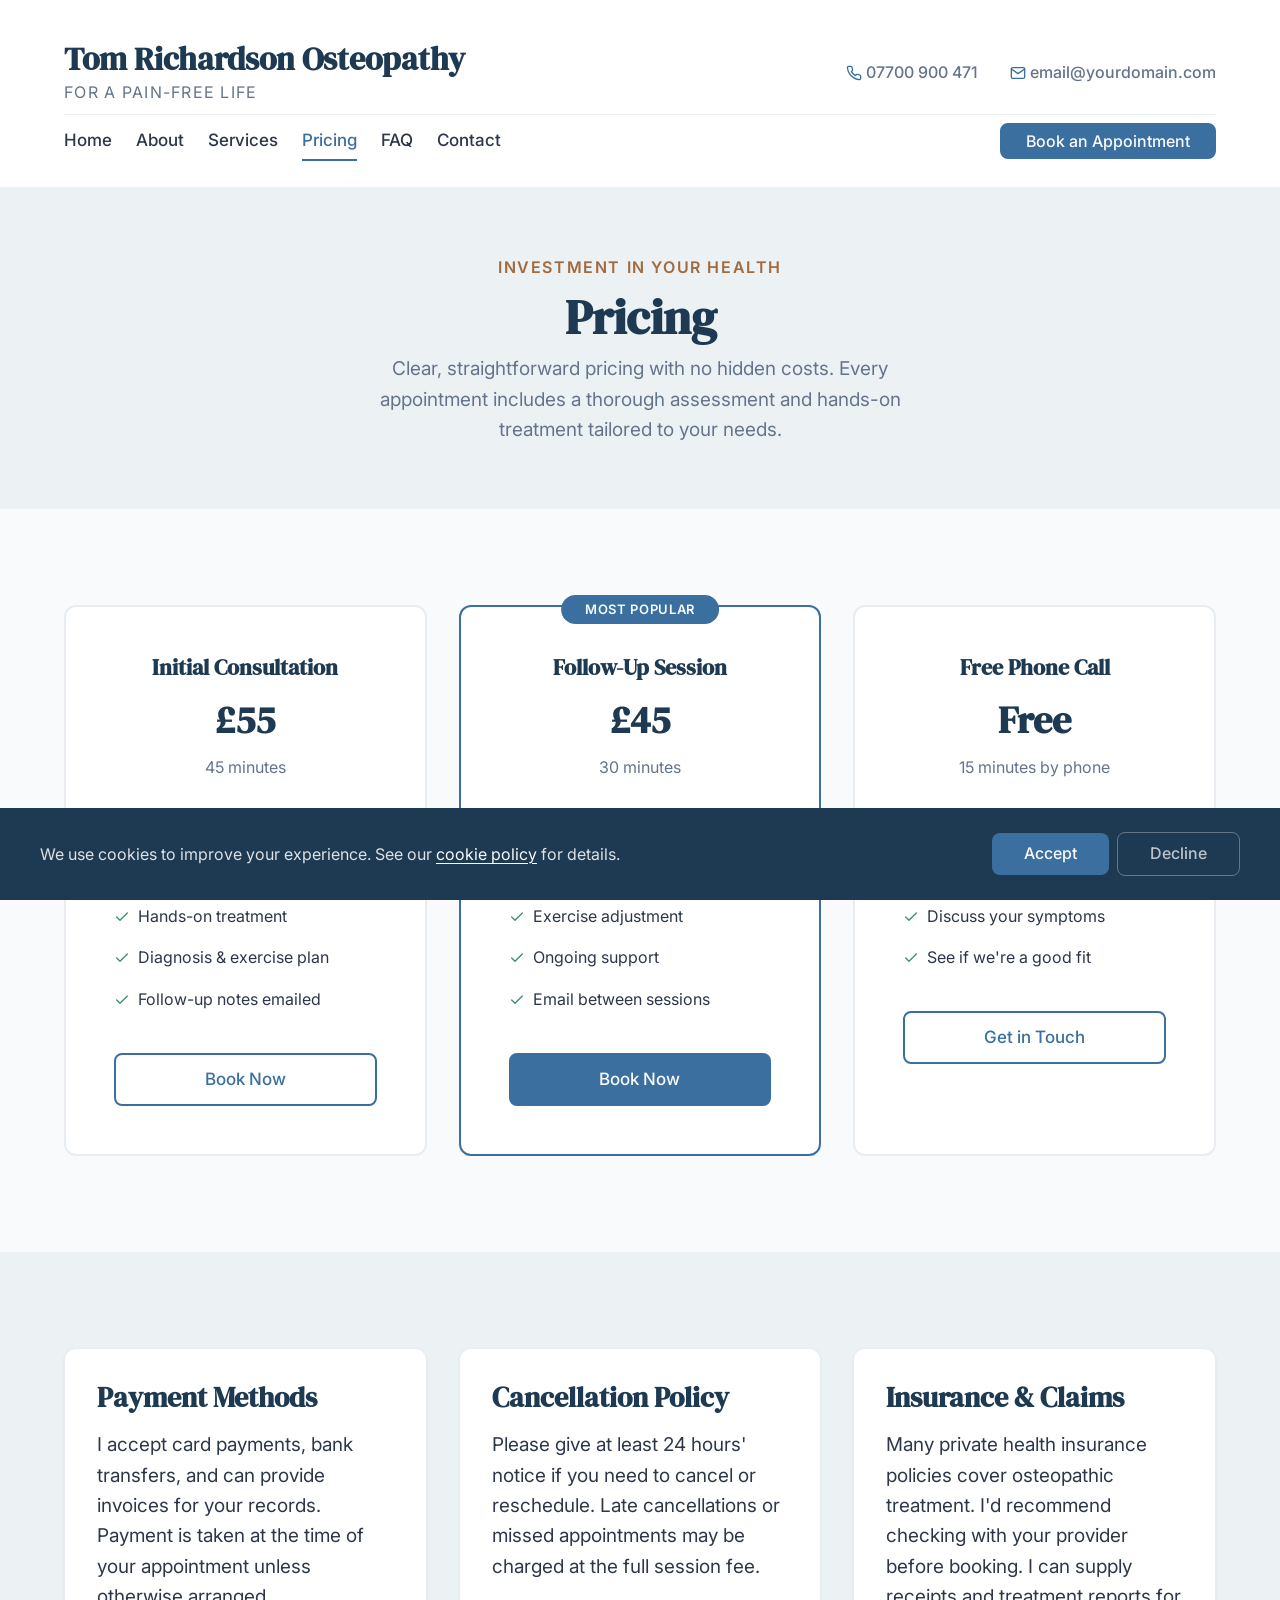
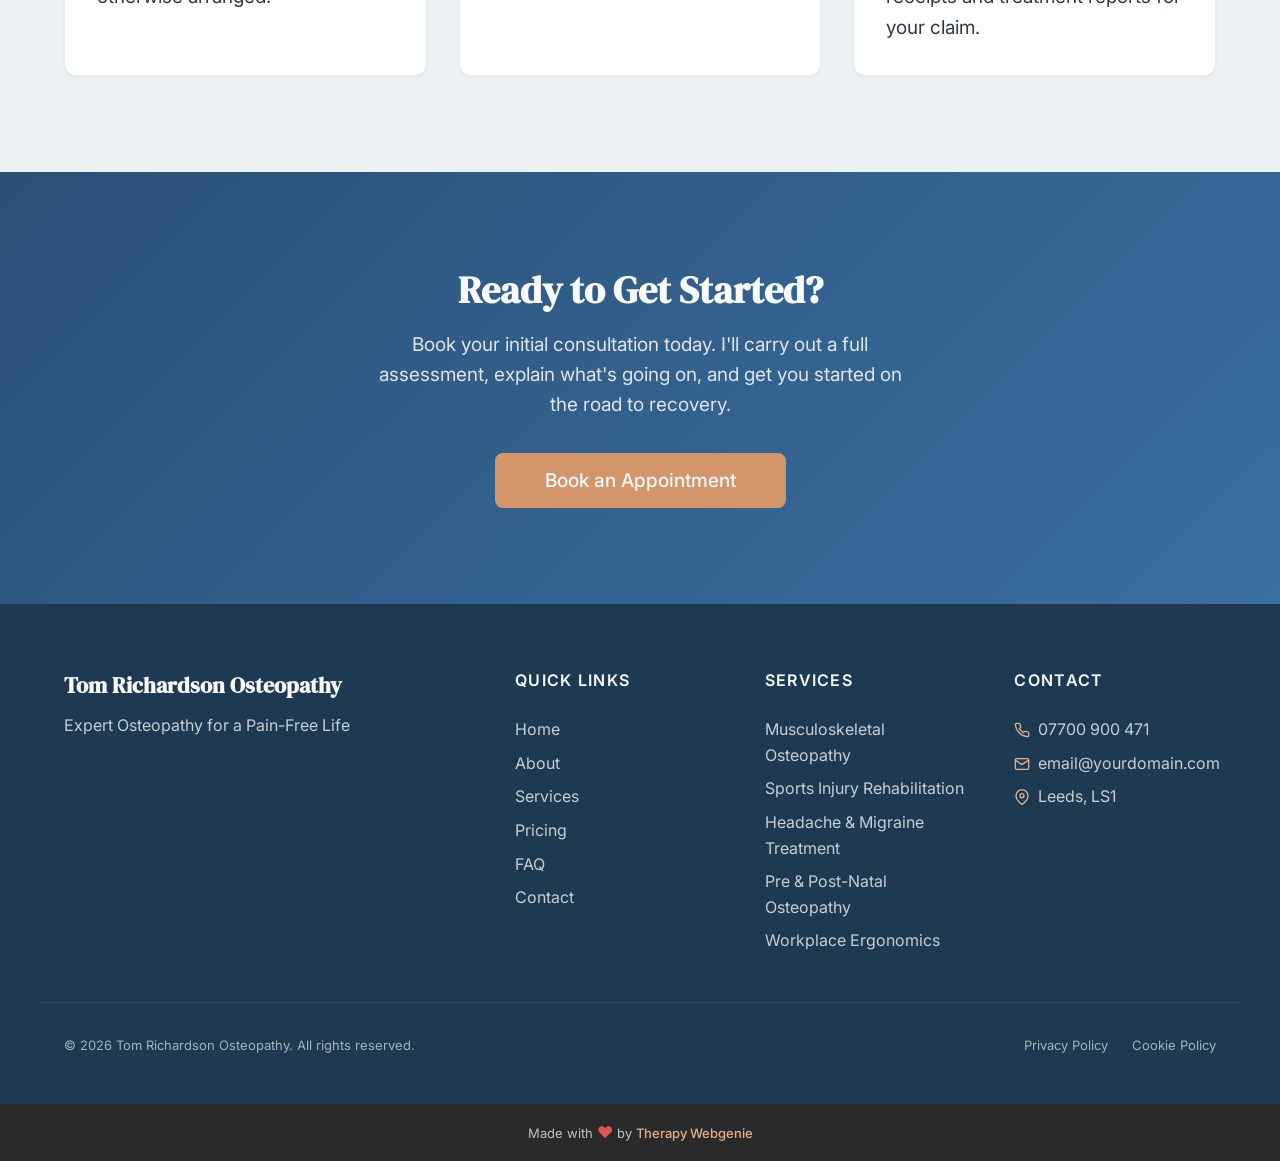
<file: pricing.html>
<!DOCTYPE html>
<html lang="en">
<head>
  <meta charset="UTF-8">
  <meta name="viewport" content="width=device-width, initial-scale=1.0">
  <meta name="description" content="Osteopathy pricing in Leeds — clear fees for initial consultations, follow-up sessions, and free phone consultations. No hidden costs at Tom Richardson Osteopathy.">
  <title>Pricing — Tom Richardson Osteopath in Leeds</title>

  <link rel="preconnect" href="https://fonts.googleapis.com">
  <link rel="preconnect" href="https://fonts.gstatic.com" crossorigin>

  <link rel="stylesheet" href="css/base.css">
  <link rel="stylesheet" href="css/components.css">
  <link rel="stylesheet" href="css/theme.css">
  <!-- PROFILE:schema -->
  <!-- /PROFILE:schema -->
</head>
<body>

  <a href="#main" class="skip-link">Skip to main content</a>

  <!-- SECTION: nav -->
  <nav class="nav nav--two-tier" role="navigation" aria-label="Main navigation">
    <div class="container">
      <div class="nav__top">
        <a href="index.html" class="nav__brand nav__brand--inline">
          <div class="nav__brand-text">
            <span class="nav__name"><!-- PROFILE:site_title -->Tom Richardson Osteopathy<!-- /PROFILE:site_title --></span>
            <span class="nav__title"><!-- PROFILE:site_slogan -->For a Pain-Free Life<!-- /PROFILE:site_slogan --></span>
          </div>
        </a>
        <div class="nav__contact">
          <div class="nav__contact-item">
            <svg xmlns="http://www.w3.org/2000/svg" viewBox="0 0 24 24" fill="none" stroke="currentColor" stroke-width="2" stroke-linecap="round" stroke-linejoin="round"><path d="M22 16.92v3a2 2 0 0 1-2.18 2 19.79 19.79 0 0 1-8.63-3.07 19.5 19.5 0 0 1-6-6 19.79 19.79 0 0 1-3.07-8.67A2 2 0 0 1 4.11 2h3a2 2 0 0 1 2 1.72c.127.96.361 1.903.7 2.81a2 2 0 0 1-.45 2.11L8.09 9.91a16 16 0 0 0 6 6l1.27-1.27a2 2 0 0 1 2.11-.45c.907.339 1.85.573 2.81.7A2 2 0 0 1 22 16.92z"></path></svg>
            <!-- PROFILE:phone_landline --><a href="tel:07700900471">07700 900 471</a><!-- /PROFILE:phone_landline -->
          </div>
          <div class="nav__contact-item">
            <svg xmlns="http://www.w3.org/2000/svg" viewBox="0 0 24 24" fill="none" stroke="currentColor" stroke-width="2" stroke-linecap="round" stroke-linejoin="round"><path d="M4 4h16c1.1 0 2 .9 2 2v12c0 1.1-.9 2-2 2H4c-1.1 0-2-.9-2-2V6c0-1.1.9-2 2-2z"></path><polyline points="22,6 12,13 2,6"></polyline></svg>
            <!-- PROFILE:email --><a href="mailto:email@yourdomain.com">email@yourdomain.com</a><!-- /PROFILE:email -->
          </div>
        </div>
      </div>
      <div class="nav__bottom">
        <div class="nav__links">
          <a href="index.html" class="nav__link">Home</a>
          <a href="about.html" class="nav__link">About</a>
          <a href="services.html" class="nav__link">Services</a>
          <a href="pricing.html" class="nav__link nav__link--active">Pricing</a>
          <a href="faq.html" class="nav__link">FAQ</a>
          <a href="contact.html" class="nav__link">Contact</a>
          <a href="contact.html" class="btn btn--primary nav__cta">Book an Appointment</a>
        </div>
        <button class="nav__toggle" aria-label="Toggle menu" aria-expanded="false" aria-controls="mobile-menu">
          <span class="nav__toggle-bar"></span>
          <span class="nav__toggle-bar"></span>
          <span class="nav__toggle-bar"></span>
        </button>
      </div>
    </div>
    <div class="nav__mobile" id="mobile-menu" role="menu">
      <a href="index.html" class="nav__link" role="menuitem">Home</a>
      <a href="about.html" class="nav__link" role="menuitem">About</a>
      <a href="services.html" class="nav__link" role="menuitem">Services</a>
      <a href="pricing.html" class="nav__link nav__link--active" role="menuitem">Pricing</a>
      <a href="faq.html" class="nav__link" role="menuitem">FAQ</a>
      <a href="contact.html" class="nav__link" role="menuitem">Contact</a>
      <a href="contact.html" class="btn btn--primary" role="menuitem">Book an Appointment</a>
      <div class="nav__mobile-contact">
        <div class="nav__contact-item">
          <svg xmlns="http://www.w3.org/2000/svg" viewBox="0 0 24 24" fill="none" stroke="currentColor" stroke-width="2" stroke-linecap="round" stroke-linejoin="round"><path d="M22 16.92v3a2 2 0 0 1-2.18 2 19.79 19.79 0 0 1-8.63-3.07 19.5 19.5 0 0 1-6-6 19.79 19.79 0 0 1-3.07-8.67A2 2 0 0 1 4.11 2h3a2 2 0 0 1 2 1.72c.127.96.361 1.903.7 2.81a2 2 0 0 1-.45 2.11L8.09 9.91a16 16 0 0 0 6 6l1.27-1.27a2 2 0 0 1 2.11-.45c.907.339 1.85.573 2.81.7A2 2 0 0 1 22 16.92z"></path></svg>
          <a href="tel:07700900471">07700 900 471</a>
        </div>
        <div class="nav__contact-item">
          <svg xmlns="http://www.w3.org/2000/svg" viewBox="0 0 24 24" fill="none" stroke="currentColor" stroke-width="2" stroke-linecap="round" stroke-linejoin="round"><path d="M4 4h16c1.1 0 2 .9 2 2v12c0 1.1-.9 2-2 2H4c-1.1 0-2-.9-2-2V6c0-1.1.9-2 2-2z"></path><polyline points="22,6 12,13 2,6"></polyline></svg>
          <a href="mailto:email@yourdomain.com">email@yourdomain.com</a>
        </div>
      </div>
    </div>
  </nav>
  <!-- /SECTION: nav -->

  <!-- Compact scroll header -->
  <div class="nav-scroll" aria-hidden="true">
    <div class="container nav-scroll__inner">
      <div class="nav-scroll__brand">
        <span class="nav-scroll__name"><!-- PROFILE:site_title -->Tom Richardson Osteopathy<!-- /PROFILE:site_title --></span>
        <span class="nav-scroll__title"><!-- PROFILE:site_slogan -->Expert Osteopathy for a Pain-Free Life<!-- /PROFILE:site_slogan --></span>
      </div>
      <div class="nav-scroll__right">
        <a href="tel:07700900471" class="nav-scroll__phone">
          <svg xmlns="http://www.w3.org/2000/svg" viewBox="0 0 24 24" fill="none" stroke="currentColor" stroke-width="2" stroke-linecap="round" stroke-linejoin="round"><path d="M22 16.92v3a2 2 0 0 1-2.18 2 19.79 19.79 0 0 1-8.63-3.07 19.5 19.5 0 0 1-6-6 19.79 19.79 0 0 1-3.07-8.67A2 2 0 0 1 4.11 2h3a2 2 0 0 1 2 1.72c.127.96.361 1.903.7 2.81a2 2 0 0 1-.45 2.11L8.09 9.91a16 16 0 0 0 6 6l1.27-1.27a2 2 0 0 1 2.11-.45c.907.339 1.85.573 2.81.7A2 2 0 0 1 22 16.92z"></path></svg>
          07700 900 471
        </a>
        <a href="tel:07700900471" class="nav-scroll__phone-icon" aria-label="Call us">
          <svg xmlns="http://www.w3.org/2000/svg" viewBox="0 0 24 24" fill="none" stroke="currentColor" stroke-width="2" stroke-linecap="round" stroke-linejoin="round"><path d="M22 16.92v3a2 2 0 0 1-2.18 2 19.79 19.79 0 0 1-8.63-3.07 19.5 19.5 0 0 1-6-6 19.79 19.79 0 0 1-3.07-8.67A2 2 0 0 1 4.11 2h3a2 2 0 0 1 2 1.72c.127.96.361 1.903.7 2.81a2 2 0 0 1-.45 2.11L8.09 9.91a16 16 0 0 0 6 6l1.27-1.27a2 2 0 0 1 2.11-.45c.907.339 1.85.573 2.81.7A2 2 0 0 1 22 16.92z"></path></svg>
        </a>
        <button class="nav-scroll__toggle" aria-label="Toggle menu">
          <span class="nav-scroll__toggle-bar"></span>
          <span class="nav-scroll__toggle-bar"></span>
          <span class="nav-scroll__toggle-bar"></span>
        </button>
      </div>
    </div>
  </div>

  <main id="main">

    <!-- SECTION: page-header -->
    <section class="page-header">
      <div class="container">
        <span class="section-label">Investment in Your Health</span>
        <h1>Pricing</h1>
        <p>Clear, straightforward pricing with no hidden costs. Every appointment includes a thorough assessment and hands-on treatment tailored to your needs.</p>
      </div>
    </section>
    <!-- /SECTION: page-header -->

    <!-- SECTION: pricing -->
    <section class="section reveal">
      <div class="container grid grid--3">
        <div class="pricing-card">
          <h3>Initial Consultation</h3>
          <p class="pricing-card__price">&pound;55</p>
          <p class="pricing-card__duration">45 minutes</p>
          <ul class="pricing-card__features">
            <li>
              <svg xmlns="http://www.w3.org/2000/svg" viewBox="0 0 24 24" fill="none" stroke="currentColor" stroke-width="2" stroke-linecap="round" stroke-linejoin="round"><polyline points="20 6 9 17 4 12"></polyline></svg>
              Full case history
            </li>
            <li>
              <svg xmlns="http://www.w3.org/2000/svg" viewBox="0 0 24 24" fill="none" stroke="currentColor" stroke-width="2" stroke-linecap="round" stroke-linejoin="round"><polyline points="20 6 9 17 4 12"></polyline></svg>
              Postural assessment
            </li>
            <li>
              <svg xmlns="http://www.w3.org/2000/svg" viewBox="0 0 24 24" fill="none" stroke="currentColor" stroke-width="2" stroke-linecap="round" stroke-linejoin="round"><polyline points="20 6 9 17 4 12"></polyline></svg>
              Hands-on treatment
            </li>
            <li>
              <svg xmlns="http://www.w3.org/2000/svg" viewBox="0 0 24 24" fill="none" stroke="currentColor" stroke-width="2" stroke-linecap="round" stroke-linejoin="round"><polyline points="20 6 9 17 4 12"></polyline></svg>
              Diagnosis &amp; exercise plan
            </li>
            <li>
              <svg xmlns="http://www.w3.org/2000/svg" viewBox="0 0 24 24" fill="none" stroke="currentColor" stroke-width="2" stroke-linecap="round" stroke-linejoin="round"><polyline points="20 6 9 17 4 12"></polyline></svg>
              Follow-up notes emailed
            </li>
          </ul>
          <a href="contact.html" class="btn btn--secondary btn--block">Book Now</a>
        </div>
        <div class="pricing-card pricing-card--featured">
          <span class="pricing-card__badge">Most Popular</span>
          <h3>Follow-Up Session</h3>
          <p class="pricing-card__price">&pound;45</p>
          <p class="pricing-card__duration">30 minutes</p>
          <ul class="pricing-card__features">
            <li>
              <svg xmlns="http://www.w3.org/2000/svg" viewBox="0 0 24 24" fill="none" stroke="currentColor" stroke-width="2" stroke-linecap="round" stroke-linejoin="round"><polyline points="20 6 9 17 4 12"></polyline></svg>
              Progress review
            </li>
            <li>
              <svg xmlns="http://www.w3.org/2000/svg" viewBox="0 0 24 24" fill="none" stroke="currentColor" stroke-width="2" stroke-linecap="round" stroke-linejoin="round"><polyline points="20 6 9 17 4 12"></polyline></svg>
              Hands-on treatment
            </li>
            <li>
              <svg xmlns="http://www.w3.org/2000/svg" viewBox="0 0 24 24" fill="none" stroke="currentColor" stroke-width="2" stroke-linecap="round" stroke-linejoin="round"><polyline points="20 6 9 17 4 12"></polyline></svg>
              Exercise adjustment
            </li>
            <li>
              <svg xmlns="http://www.w3.org/2000/svg" viewBox="0 0 24 24" fill="none" stroke="currentColor" stroke-width="2" stroke-linecap="round" stroke-linejoin="round"><polyline points="20 6 9 17 4 12"></polyline></svg>
              Ongoing support
            </li>
            <li>
              <svg xmlns="http://www.w3.org/2000/svg" viewBox="0 0 24 24" fill="none" stroke="currentColor" stroke-width="2" stroke-linecap="round" stroke-linejoin="round"><polyline points="20 6 9 17 4 12"></polyline></svg>
              Email between sessions
            </li>
          </ul>
          <a href="contact.html" class="btn btn--primary btn--block">Book Now</a>
        </div>
        <div class="pricing-card">
          <h3>Free Phone Call</h3>
          <p class="pricing-card__price">Free</p>
          <p class="pricing-card__duration">15 minutes by phone</p>
          <ul class="pricing-card__features">
            <li>
              <svg xmlns="http://www.w3.org/2000/svg" viewBox="0 0 24 24" fill="none" stroke="currentColor" stroke-width="2" stroke-linecap="round" stroke-linejoin="round"><polyline points="20 6 9 17 4 12"></polyline></svg>
              No obligation
            </li>
            <li>
              <svg xmlns="http://www.w3.org/2000/svg" viewBox="0 0 24 24" fill="none" stroke="currentColor" stroke-width="2" stroke-linecap="round" stroke-linejoin="round"><polyline points="20 6 9 17 4 12"></polyline></svg>
              Ask any questions
            </li>
            <li>
              <svg xmlns="http://www.w3.org/2000/svg" viewBox="0 0 24 24" fill="none" stroke="currentColor" stroke-width="2" stroke-linecap="round" stroke-linejoin="round"><polyline points="20 6 9 17 4 12"></polyline></svg>
              Discuss your symptoms
            </li>
            <li>
              <svg xmlns="http://www.w3.org/2000/svg" viewBox="0 0 24 24" fill="none" stroke="currentColor" stroke-width="2" stroke-linecap="round" stroke-linejoin="round"><polyline points="20 6 9 17 4 12"></polyline></svg>
              See if we're a good fit
            </li>
          </ul>
          <a href="contact.html" class="btn btn--secondary btn--block">Get in Touch</a>
        </div>
      </div>
    </section>
    <!-- /SECTION: pricing -->

    <!-- SECTION: additional-info -->
    <section class="section section--alt reveal">
      <div class="container grid grid--3">
        <div class="card">
          <h3>Payment Methods</h3>
          <p>I accept card payments, bank transfers, and can provide invoices for your records. Payment is taken at the time of your appointment unless otherwise arranged.</p>
        </div>
        <div class="card">
          <h3>Cancellation Policy</h3>
          <p>Please give at least 24 hours' notice if you need to cancel or reschedule. Late cancellations or missed appointments may be charged at the full session fee.</p>
        </div>
        <div class="card">
          <h3>Insurance &amp; Claims</h3>
          <p>Many private health insurance policies cover osteopathic treatment. I'd recommend checking with your provider before booking. I can supply receipts and treatment reports for your claim.</p>
        </div>
      </div>
    </section>
    <!-- /SECTION: additional-info -->

    <!-- SECTION: cta -->
    <section class="section cta-banner reveal">
      <div class="container text-center">
        <h2>Ready to Get Started?</h2>
        <p>Book your initial consultation today. I'll carry out a full assessment, explain what's going on, and get you started on the road to recovery.</p>
        <a href="contact.html" class="btn btn--accent">Book an Appointment</a>
      </div>
    </section>
    <!-- /SECTION: cta -->

  </main>

  <!-- SECTION: footer -->
  <footer class="footer">
    <div class="container footer__inner">
      <div class="footer__brand">
        <p class="footer__brand-name"><!-- PROFILE:site_title -->Tom Richardson Osteopathy<!-- /PROFILE:site_title --></p>
        <p class="footer__brand-text"><!-- PROFILE:site_slogan -->Expert Osteopathy for a Pain-Free Life<!-- /PROFILE:site_slogan --></p>
      </div>
      <div class="footer__col">
        <p class="footer__heading">Quick Links</p>
        <div class="footer__links">
          <a href="index.html" class="footer__link">Home</a>
          <a href="about.html" class="footer__link">About</a>
          <a href="services.html" class="footer__link">Services</a>
          <a href="pricing.html" class="footer__link">Pricing</a>
          <a href="faq.html" class="footer__link">FAQ</a>
          <a href="contact.html" class="footer__link">Contact</a>
        </div>
      </div>
      <div class="footer__col">
                <p class="footer__heading">Services</p>
        <div class="footer__links">
          <a href="services.html#service-musculoskeletal" class="footer__link">Musculoskeletal Osteopathy</a>
          <a href="services.html#service-sports" class="footer__link">Sports Injury Rehabilitation</a>
          <a href="services.html#service-headaches" class="footer__link">Headache &amp; Migraine Treatment</a>
          <a href="services.html#service-prenatal" class="footer__link">Pre &amp; Post-Natal Osteopathy</a>
          <a href="services.html#service-ergonomics" class="footer__link">Workplace Ergonomics</a>
        </div>
      </div>
      <div class="footer__col">
        <p class="footer__heading">Contact</p>
        <div class="footer__contact-item">
          <svg xmlns="http://www.w3.org/2000/svg" viewBox="0 0 24 24" fill="none" stroke="currentColor" stroke-width="2" stroke-linecap="round" stroke-linejoin="round"><path d="M22 16.92v3a2 2 0 0 1-2.18 2 19.79 19.79 0 0 1-8.63-3.07 19.5 19.5 0 0 1-6-6 19.79 19.79 0 0 1-3.07-8.67A2 2 0 0 1 4.11 2h3a2 2 0 0 1 2 1.72 12.84 12.84 0 0 0 .7 2.81 2 2 0 0 1-.45 2.11L8.09 9.91a16 16 0 0 0 6 6l1.27-1.27a2 2 0 0 1 2.11-.45 12.84 12.84 0 0 0 2.81.7A2 2 0 0 1 22 16.92z"></path></svg>
          <!-- PROFILE:phone_landline --><span>07700 900 471</span><!-- /PROFILE:phone_landline -->
        </div>
        <div class="footer__contact-item">
          <svg xmlns="http://www.w3.org/2000/svg" viewBox="0 0 24 24" fill="none" stroke="currentColor" stroke-width="2" stroke-linecap="round" stroke-linejoin="round"><path d="M4 4h16c1.1 0 2 .9 2 2v12c0 1.1-.9 2-2 2H4c-1.1 0-2-.9-2-2V6c0-1.1.9-2 2-2z"></path><polyline points="22,6 12,13 2,6"></polyline></svg>
          <!-- PROFILE:email --><a href="mailto:email@yourdomain.com">email@yourdomain.com</a><!-- /PROFILE:email -->
        </div>
        <div class="footer__contact-item">
          <svg xmlns="http://www.w3.org/2000/svg" viewBox="0 0 24 24" fill="none" stroke="currentColor" stroke-width="2" stroke-linecap="round" stroke-linejoin="round"><path d="M21 10c0 7-9 13-9 13s-9-6-9-13a9 9 0 0 1 18 0z"></path><circle cx="12" cy="10" r="3"></circle></svg>
          <!-- PROFILE:address --><span>Leeds, LS1</span><!-- /PROFILE:address -->
        </div>
      </div>
    </div>
    <div class="container footer__bottom">
      <p class="footer__copyright">&copy; 2026 Tom Richardson Osteopathy. All rights reserved.</p>
      <div class="footer__legal">
        <a href="privacy.html">Privacy Policy</a>
        <a href="cookies-policy.html">Cookie Policy</a>
      </div>
    </div>
  </footer>
  <!-- /SECTION: footer -->

  <div class="site-credit">
    <p>Made with <span class="site-credit__heart" aria-label="love">&#10084;</span> by <a href="https://www.therapywebgenie.com" target="_blank" rel="noopener">Therapy Webgenie</a></p>
  </div>

  <div class="cookie-banner" role="dialog" aria-label="Cookie consent">
    <div class="cookie-banner__inner">
      <p class="cookie-banner__text">We use cookies to improve your experience. See our <a href="cookies-policy.html">cookie policy</a> for details.</p>
      <div class="cookie-banner__buttons"><button class="cookie-banner__accept">Accept</button><button class="cookie-banner__decline">Decline</button></div>
    </div>
  </div>

  <button class="back-to-top" aria-label="Back to top">
    <svg xmlns="http://www.w3.org/2000/svg" viewBox="0 0 24 24" fill="none" stroke="currentColor" stroke-width="2" stroke-linecap="round" stroke-linejoin="round"><polyline points="18 15 12 9 6 15"></polyline></svg>
  </button>

  <script src="js/main.js"></script>
</body>
</html>
</file>
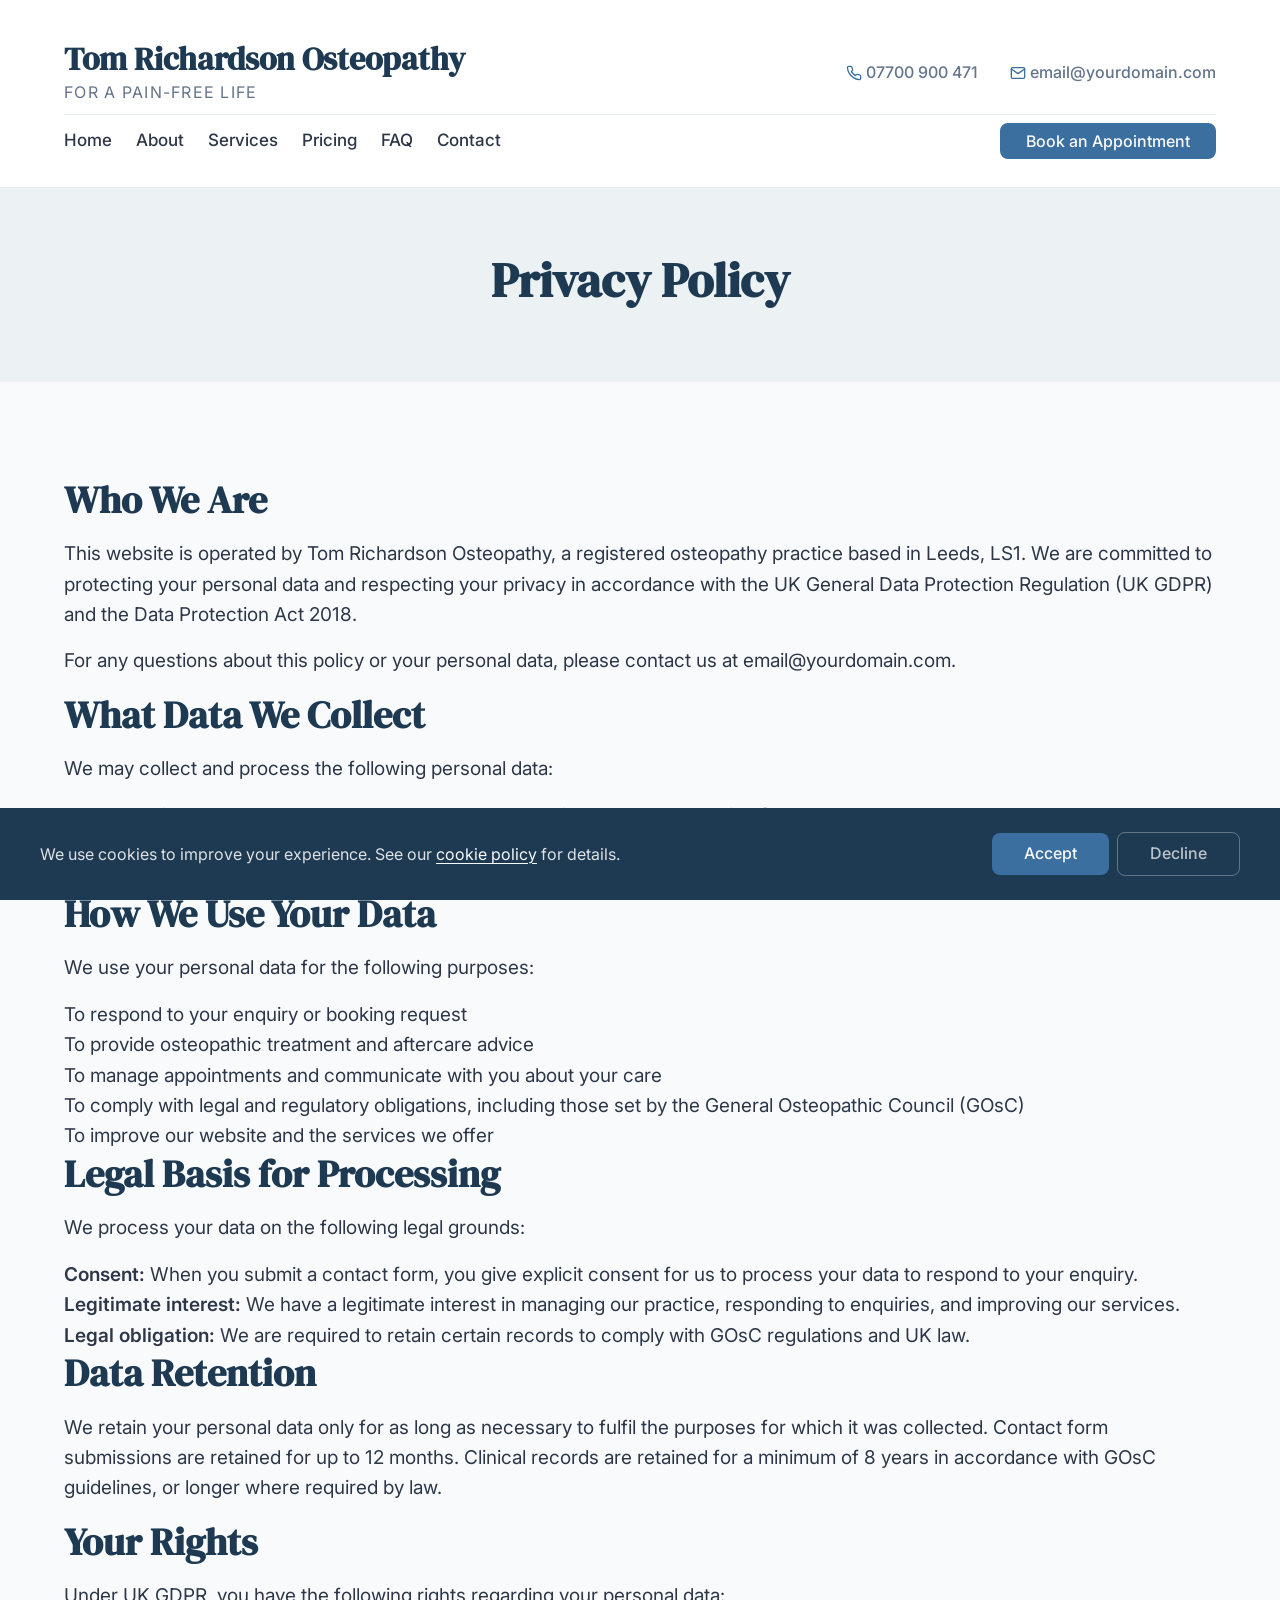
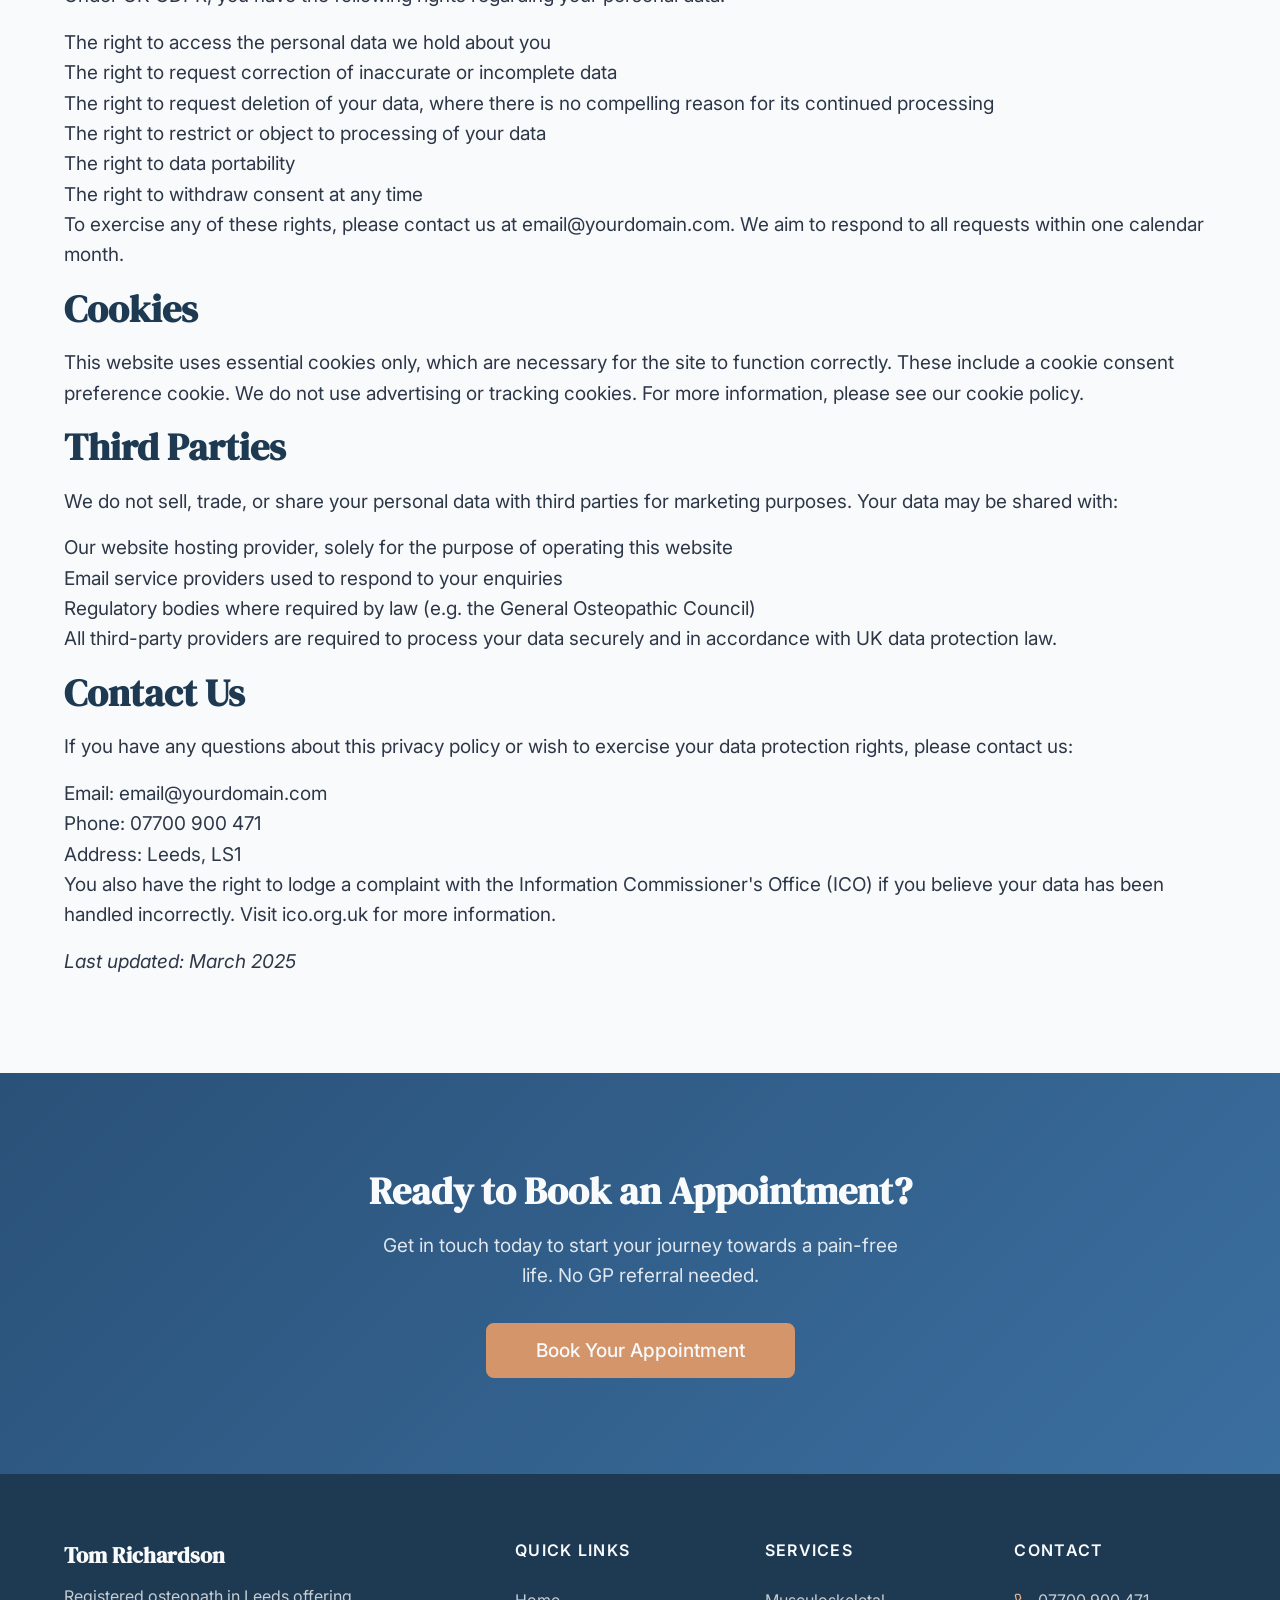
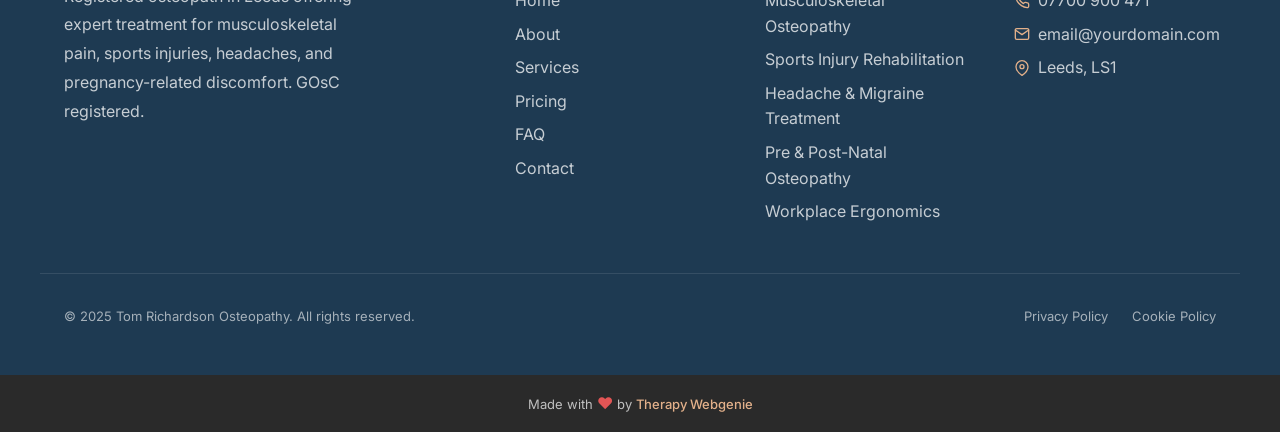
<file: privacy.html>
<!DOCTYPE html>
<html lang="en">
<head>
  <meta charset="UTF-8">
  <meta name="viewport" content="width=device-width, initial-scale=1.0">
  <meta name="description" content="Privacy policy for Tom Richardson Osteopathy. How we collect, use, and protect your personal data in accordance with UK GDPR.">
  <meta name="robots" content="noindex">
  <title>Privacy Policy — Tom Richardson Osteopathy</title>

  <link rel="preconnect" href="https://fonts.googleapis.com">
  <link rel="preconnect" href="https://fonts.gstatic.com" crossorigin>

  <link rel="stylesheet" href="css/base.css">
  <link rel="stylesheet" href="css/components.css">
  <link rel="stylesheet" href="css/theme.css">
  <!-- PROFILE:schema -->
  <!-- /PROFILE:schema -->
</head>
<body>

  <a href="#main" class="skip-link">Skip to main content</a>

  <!-- SECTION: nav -->
  <nav class="nav nav--two-tier" role="navigation" aria-label="Main navigation">
    <div class="container">
      <div class="nav__top">
        <a href="index.html" class="nav__brand nav__brand--inline">
          <div class="nav__brand-text">
            <span class="nav__name"><!-- PROFILE:site_title -->Tom Richardson Osteopathy<!-- /PROFILE:site_title --></span>
            <span class="nav__title"><!-- PROFILE:site_slogan -->For a Pain-Free Life<!-- /PROFILE:site_slogan --></span>
          </div>
        </a>
        <div class="nav__contact">
          <div class="nav__contact-item">
            <svg xmlns="http://www.w3.org/2000/svg" viewBox="0 0 24 24" fill="none" stroke="currentColor" stroke-width="2" stroke-linecap="round" stroke-linejoin="round"><path d="M22 16.92v3a2 2 0 0 1-2.18 2 19.79 19.79 0 0 1-8.63-3.07 19.5 19.5 0 0 1-6-6 19.79 19.79 0 0 1-3.07-8.67A2 2 0 0 1 4.11 2h3a2 2 0 0 1 2 1.72c.127.96.361 1.903.7 2.81a2 2 0 0 1-.45 2.11L8.09 9.91a16 16 0 0 0 6 6l1.27-1.27a2 2 0 0 1 2.11-.45c.907.339 1.85.573 2.81.7A2 2 0 0 1 22 16.92z"></path></svg>
            <!-- PROFILE:phone_landline --><a href="tel:07700900471">07700 900 471</a><!-- /PROFILE:phone_landline -->
          </div>
          <div class="nav__contact-item">
            <svg xmlns="http://www.w3.org/2000/svg" viewBox="0 0 24 24" fill="none" stroke="currentColor" stroke-width="2" stroke-linecap="round" stroke-linejoin="round"><path d="M4 4h16c1.1 0 2 .9 2 2v12c0 1.1-.9 2-2 2H4c-1.1 0-2-.9-2-2V6c0-1.1.9-2 2-2z"></path><polyline points="22,6 12,13 2,6"></polyline></svg>
            <!-- PROFILE:email --><a href="mailto:email@yourdomain.com">email@yourdomain.com</a><!-- /PROFILE:email -->
          </div>
        </div>
      </div>
      <div class="nav__bottom">
        <div class="nav__links">
          <a href="index.html" class="nav__link">Home</a>
          <a href="about.html" class="nav__link">About</a>
          <a href="services.html" class="nav__link">Services</a>
          <a href="pricing.html" class="nav__link">Pricing</a>
          <a href="faq.html" class="nav__link">FAQ</a>
          <a href="contact.html" class="nav__link">Contact</a>
          <a href="contact.html" class="btn btn--primary nav__cta">Book an Appointment</a>
        </div>
        <button class="nav__toggle" aria-label="Toggle menu" aria-expanded="false" aria-controls="mobile-menu">
          <span class="nav__toggle-bar"></span>
          <span class="nav__toggle-bar"></span>
          <span class="nav__toggle-bar"></span>
        </button>
      </div>
    </div>
    <div class="nav__mobile" id="mobile-menu" role="menu">
      <a href="index.html" class="nav__link" role="menuitem">Home</a>
      <a href="about.html" class="nav__link" role="menuitem">About</a>
      <a href="services.html" class="nav__link" role="menuitem">Services</a>
      <a href="pricing.html" class="nav__link" role="menuitem">Pricing</a>
      <a href="faq.html" class="nav__link" role="menuitem">FAQ</a>
      <a href="contact.html" class="nav__link" role="menuitem">Contact</a>
      <a href="contact.html" class="btn btn--primary" role="menuitem">Book an Appointment</a>
      <div class="nav__mobile-contact">
        <div class="nav__contact-item">
          <svg xmlns="http://www.w3.org/2000/svg" viewBox="0 0 24 24" fill="none" stroke="currentColor" stroke-width="2" stroke-linecap="round" stroke-linejoin="round"><path d="M22 16.92v3a2 2 0 0 1-2.18 2 19.79 19.79 0 0 1-8.63-3.07 19.5 19.5 0 0 1-6-6 19.79 19.79 0 0 1-3.07-8.67A2 2 0 0 1 4.11 2h3a2 2 0 0 1 2 1.72c.127.96.361 1.903.7 2.81a2 2 0 0 1-.45 2.11L8.09 9.91a16 16 0 0 0 6 6l1.27-1.27a2 2 0 0 1 2.11-.45c.907.339 1.85.573 2.81.7A2 2 0 0 1 22 16.92z"></path></svg>
          <a href="tel:07700900471">07700 900 471</a>
        </div>
        <div class="nav__contact-item">
          <svg xmlns="http://www.w3.org/2000/svg" viewBox="0 0 24 24" fill="none" stroke="currentColor" stroke-width="2" stroke-linecap="round" stroke-linejoin="round"><path d="M4 4h16c1.1 0 2 .9 2 2v12c0 1.1-.9 2-2 2H4c-1.1 0-2-.9-2-2V6c0-1.1.9-2 2-2z"></path><polyline points="22,6 12,13 2,6"></polyline></svg>
          <a href="mailto:email@yourdomain.com">email@yourdomain.com</a>
        </div>
      </div>
    </div>
  </nav>
  <!-- /SECTION: nav -->

  <!-- Compact scroll header -->
  <div class="nav-scroll" aria-hidden="true">
    <div class="container nav-scroll__inner">
      <div class="nav-scroll__brand">
        <span class="nav-scroll__name"><!-- PROFILE:site_title -->Tom Richardson Osteopathy<!-- /PROFILE:site_title --></span>
        <span class="nav-scroll__title"><!-- PROFILE:site_slogan -->Expert Osteopathy for a Pain-Free Life<!-- /PROFILE:site_slogan --></span>
      </div>
      <div class="nav-scroll__right">
        <a href="tel:07700900471" class="nav-scroll__phone">
          <svg xmlns="http://www.w3.org/2000/svg" viewBox="0 0 24 24" fill="none" stroke="currentColor" stroke-width="2" stroke-linecap="round" stroke-linejoin="round"><path d="M22 16.92v3a2 2 0 0 1-2.18 2 19.79 19.79 0 0 1-8.63-3.07 19.5 19.5 0 0 1-6-6 19.79 19.79 0 0 1-3.07-8.67A2 2 0 0 1 4.11 2h3a2 2 0 0 1 2 1.72c.127.96.361 1.903.7 2.81a2 2 0 0 1-.45 2.11L8.09 9.91a16 16 0 0 0 6 6l1.27-1.27a2 2 0 0 1 2.11-.45c.907.339 1.85.573 2.81.7A2 2 0 0 1 22 16.92z"></path></svg>
          07700 900 471
        </a>
        <a href="tel:07700900471" class="nav-scroll__phone-icon" aria-label="Call us">
          <svg xmlns="http://www.w3.org/2000/svg" viewBox="0 0 24 24" fill="none" stroke="currentColor" stroke-width="2" stroke-linecap="round" stroke-linejoin="round"><path d="M22 16.92v3a2 2 0 0 1-2.18 2 19.79 19.79 0 0 1-8.63-3.07 19.5 19.5 0 0 1-6-6 19.79 19.79 0 0 1-3.07-8.67A2 2 0 0 1 4.11 2h3a2 2 0 0 1 2 1.72c.127.96.361 1.903.7 2.81a2 2 0 0 1-.45 2.11L8.09 9.91a16 16 0 0 0 6 6l1.27-1.27a2 2 0 0 1 2.11-.45c.907.339 1.85.573 2.81.7A2 2 0 0 1 22 16.92z"></path></svg>
        </a>
        <button class="nav-scroll__toggle" aria-label="Toggle menu">
          <span class="nav-scroll__toggle-bar"></span>
          <span class="nav-scroll__toggle-bar"></span>
          <span class="nav-scroll__toggle-bar"></span>
        </button>
      </div>
    </div>
  </div>

  <main id="main">

    <!-- SECTION: page-header -->
    <section class="page-header">
      <div class="container">
        <h1>Privacy Policy</h1>
      </div>
    </section>
    <!-- /SECTION: page-header -->

    <!-- SECTION: legal -->
    <section class="section">
      <div class="container">
        <div class="legal">

          <h2>Who We Are</h2>
          <p>This website is operated by Tom Richardson Osteopathy, a registered osteopathy practice based in Leeds, LS1. We are committed to protecting your personal data and respecting your privacy in accordance with the UK General Data Protection Regulation (UK GDPR) and the Data Protection Act 2018.</p>
          <p>For any questions about this policy or your personal data, please contact us at <!-- PROFILE:email --><a href="mailto:email@yourdomain.com">email@yourdomain.com</a><!-- /PROFILE:email -->.</p>

          <h2>What Data We Collect</h2>
          <p>We may collect and process the following personal data:</p>
          <ul>
            <li>Name, email address, and phone number when you submit a contact or booking form</li>
            <li>Details of your enquiry, including information about symptoms or conditions you share with us</li>
            <li>Technical data such as your IP address, browser type, and pages visited (collected automatically via essential cookies)</li>
          </ul>

          <h2>How We Use Your Data</h2>
          <p>We use your personal data for the following purposes:</p>
          <ul>
            <li>To respond to your enquiry or booking request</li>
            <li>To provide osteopathic treatment and aftercare advice</li>
            <li>To manage appointments and communicate with you about your care</li>
            <li>To comply with legal and regulatory obligations, including those set by the General Osteopathic Council (GOsC)</li>
            <li>To improve our website and the services we offer</li>
          </ul>

          <h2>Legal Basis for Processing</h2>
          <p>We process your data on the following legal grounds:</p>
          <ul>
            <li><strong>Consent:</strong> When you submit a contact form, you give explicit consent for us to process your data to respond to your enquiry.</li>
            <li><strong>Legitimate interest:</strong> We have a legitimate interest in managing our practice, responding to enquiries, and improving our services.</li>
            <li><strong>Legal obligation:</strong> We are required to retain certain records to comply with GOsC regulations and UK law.</li>
          </ul>

          <h2>Data Retention</h2>
          <p>We retain your personal data only for as long as necessary to fulfil the purposes for which it was collected. Contact form submissions are retained for up to 12 months. Clinical records are retained for a minimum of 8 years in accordance with GOsC guidelines, or longer where required by law.</p>

          <h2>Your Rights</h2>
          <p>Under UK GDPR, you have the following rights regarding your personal data:</p>
          <ul>
            <li>The right to access the personal data we hold about you</li>
            <li>The right to request correction of inaccurate or incomplete data</li>
            <li>The right to request deletion of your data, where there is no compelling reason for its continued processing</li>
            <li>The right to restrict or object to processing of your data</li>
            <li>The right to data portability</li>
            <li>The right to withdraw consent at any time</li>
          </ul>
          <p>To exercise any of these rights, please contact us at <!-- PROFILE:email --><a href="mailto:email@yourdomain.com">email@yourdomain.com</a><!-- /PROFILE:email -->. We aim to respond to all requests within one calendar month.</p>

          <h2>Cookies</h2>
          <p>This website uses essential cookies only, which are necessary for the site to function correctly. These include a cookie consent preference cookie. We do not use advertising or tracking cookies. For more information, please see our <a href="cookies-policy.html">cookie policy</a>.</p>

          <h2>Third Parties</h2>
          <p>We do not sell, trade, or share your personal data with third parties for marketing purposes. Your data may be shared with:</p>
          <ul>
            <li>Our website hosting provider, solely for the purpose of operating this website</li>
            <li>Email service providers used to respond to your enquiries</li>
            <li>Regulatory bodies where required by law (e.g. the General Osteopathic Council)</li>
          </ul>
          <p>All third-party providers are required to process your data securely and in accordance with UK data protection law.</p>

          <h2>Contact Us</h2>
          <p>If you have any questions about this privacy policy or wish to exercise your data protection rights, please contact us:</p>
          <ul>
            <li>Email: <!-- PROFILE:email --><a href="mailto:email@yourdomain.com">email@yourdomain.com</a><!-- /PROFILE:email --></li>
            <li>Phone: 07700 900 471</li>
            <li>Address: Leeds, LS1</li>
          </ul>
          <p>You also have the right to lodge a complaint with the Information Commissioner's Office (ICO) if you believe your data has been handled incorrectly. Visit <a href="https://ico.org.uk" target="_blank" rel="noopener">ico.org.uk</a> for more information.</p>

          <p><em>Last updated: March 2025</em></p>

        </div>
      </div>
    </section>
    <!-- /SECTION: legal -->

    <!-- SECTION: cta -->
    <section class="section cta-banner">
      <div class="container text-center">
        <h2>Ready to Book an Appointment?</h2>
        <p>Get in touch today to start your journey towards a pain-free life. No GP referral needed.</p>
        <a href="contact.html" class="btn btn--accent">Book Your Appointment</a>
      </div>
    </section>
    <!-- /SECTION: cta -->

  </main>

  <!-- SECTION: footer -->
  <footer class="footer">
    <div class="container footer__inner">
      <div class="footer__brand">
        <p class="footer__brand-name">Tom Richardson</p>
        <p class="footer__brand-text">Registered osteopath in Leeds offering expert treatment for musculoskeletal pain, sports injuries, headaches, and pregnancy-related discomfort. GOsC registered.</p>
      </div>
      <div class="footer__col">
        <p class="footer__heading">Quick Links</p>
        <div class="footer__links">
          <a href="index.html" class="footer__link">Home</a>
          <a href="about.html" class="footer__link">About</a>
          <a href="services.html" class="footer__link">Services</a>
          <a href="pricing.html" class="footer__link">Pricing</a>
          <a href="faq.html" class="footer__link">FAQ</a>
          <a href="contact.html" class="footer__link">Contact</a>
        </div>
      </div>
      <div class="footer__col">
        <p class="footer__heading">Services</p>
        <div class="footer__links">
          <a href="services.html#service-musculoskeletal" class="footer__link">Musculoskeletal Osteopathy</a>
          <a href="services.html#service-sports" class="footer__link">Sports Injury Rehabilitation</a>
          <a href="services.html#service-headaches" class="footer__link">Headache &amp; Migraine Treatment</a>
          <a href="services.html#service-prenatal" class="footer__link">Pre &amp; Post-Natal Osteopathy</a>
          <a href="services.html#service-ergonomics" class="footer__link">Workplace Ergonomics</a>
        </div>
      </div>
      <div class="footer__col">
        <p class="footer__heading">Contact</p>
        <div class="footer__contact-item">
          <svg xmlns="http://www.w3.org/2000/svg" viewBox="0 0 24 24" fill="none" stroke="currentColor" stroke-width="2" stroke-linecap="round" stroke-linejoin="round"><path d="M22 16.92v3a2 2 0 0 1-2.18 2 19.79 19.79 0 0 1-8.63-3.07 19.5 19.5 0 0 1-6-6 19.79 19.79 0 0 1-3.07-8.67A2 2 0 0 1 4.11 2h3a2 2 0 0 1 2 1.72 12.84 12.84 0 0 0 .7 2.81 2 2 0 0 1-.45 2.11L8.09 9.91a16 16 0 0 0 6 6l1.27-1.27a2 2 0 0 1 2.11-.45 12.84 12.84 0 0 0 2.81.7A2 2 0 0 1 22 16.92z"></path></svg>
          <!-- PROFILE:phone_landline --><span>07700 900 471</span><!-- /PROFILE:phone_landline -->
        </div>
        <div class="footer__contact-item">
          <svg xmlns="http://www.w3.org/2000/svg" viewBox="0 0 24 24" fill="none" stroke="currentColor" stroke-width="2" stroke-linecap="round" stroke-linejoin="round"><path d="M4 4h16c1.1 0 2 .9 2 2v12c0 1.1-.9 2-2 2H4c-1.1 0-2-.9-2-2V6c0-1.1.9-2 2-2z"></path><polyline points="22,6 12,13 2,6"></polyline></svg>
          <!-- PROFILE:email --><a href="mailto:email@yourdomain.com">email@yourdomain.com</a><!-- /PROFILE:email -->
        </div>
        <div class="footer__contact-item">
          <svg xmlns="http://www.w3.org/2000/svg" viewBox="0 0 24 24" fill="none" stroke="currentColor" stroke-width="2" stroke-linecap="round" stroke-linejoin="round"><path d="M21 10c0 7-9 13-9 13s-9-6-9-13a9 9 0 0 1 18 0z"></path><circle cx="12" cy="10" r="3"></circle></svg>
          <!-- PROFILE:address --><span>Leeds, LS1</span><!-- /PROFILE:address -->
        </div>
      </div>
    </div>
    <div class="container footer__bottom">
      <p class="footer__copyright">&copy; 2025 Tom Richardson Osteopathy. All rights reserved.</p>
      <div class="footer__legal">
        <a href="privacy.html">Privacy Policy</a>
        <a href="cookies-policy.html">Cookie Policy</a>
      </div>
    </div>
  </footer>
  <!-- /SECTION: footer -->

  <div class="site-credit">
    <p>Made with <span class="site-credit__heart" aria-label="love">&#10084;</span> by <a href="https://www.therapywebgenie.com" target="_blank" rel="noopener">Therapy Webgenie</a></p>
  </div>

  <!-- Cookie Consent -->
  <div class="cookie-banner" role="dialog" aria-label="Cookie consent">
    <div class="cookie-banner__inner">
      <p class="cookie-banner__text">We use cookies to improve your experience. See our <a href="cookies-policy.html">cookie policy</a> for details.</p>
      <div class="cookie-banner__buttons"><button class="cookie-banner__accept">Accept</button><button class="cookie-banner__decline">Decline</button></div>
    </div>
  </div>

  <!-- Back to Top -->
  <button class="back-to-top" aria-label="Back to top">
    <svg xmlns="http://www.w3.org/2000/svg" viewBox="0 0 24 24" fill="none" stroke="currentColor" stroke-width="2" stroke-linecap="round" stroke-linejoin="round"><polyline points="18 15 12 9 6 15"></polyline></svg>
  </button>

  <script src="js/main.js"></script>
</body>
</html>
</file>
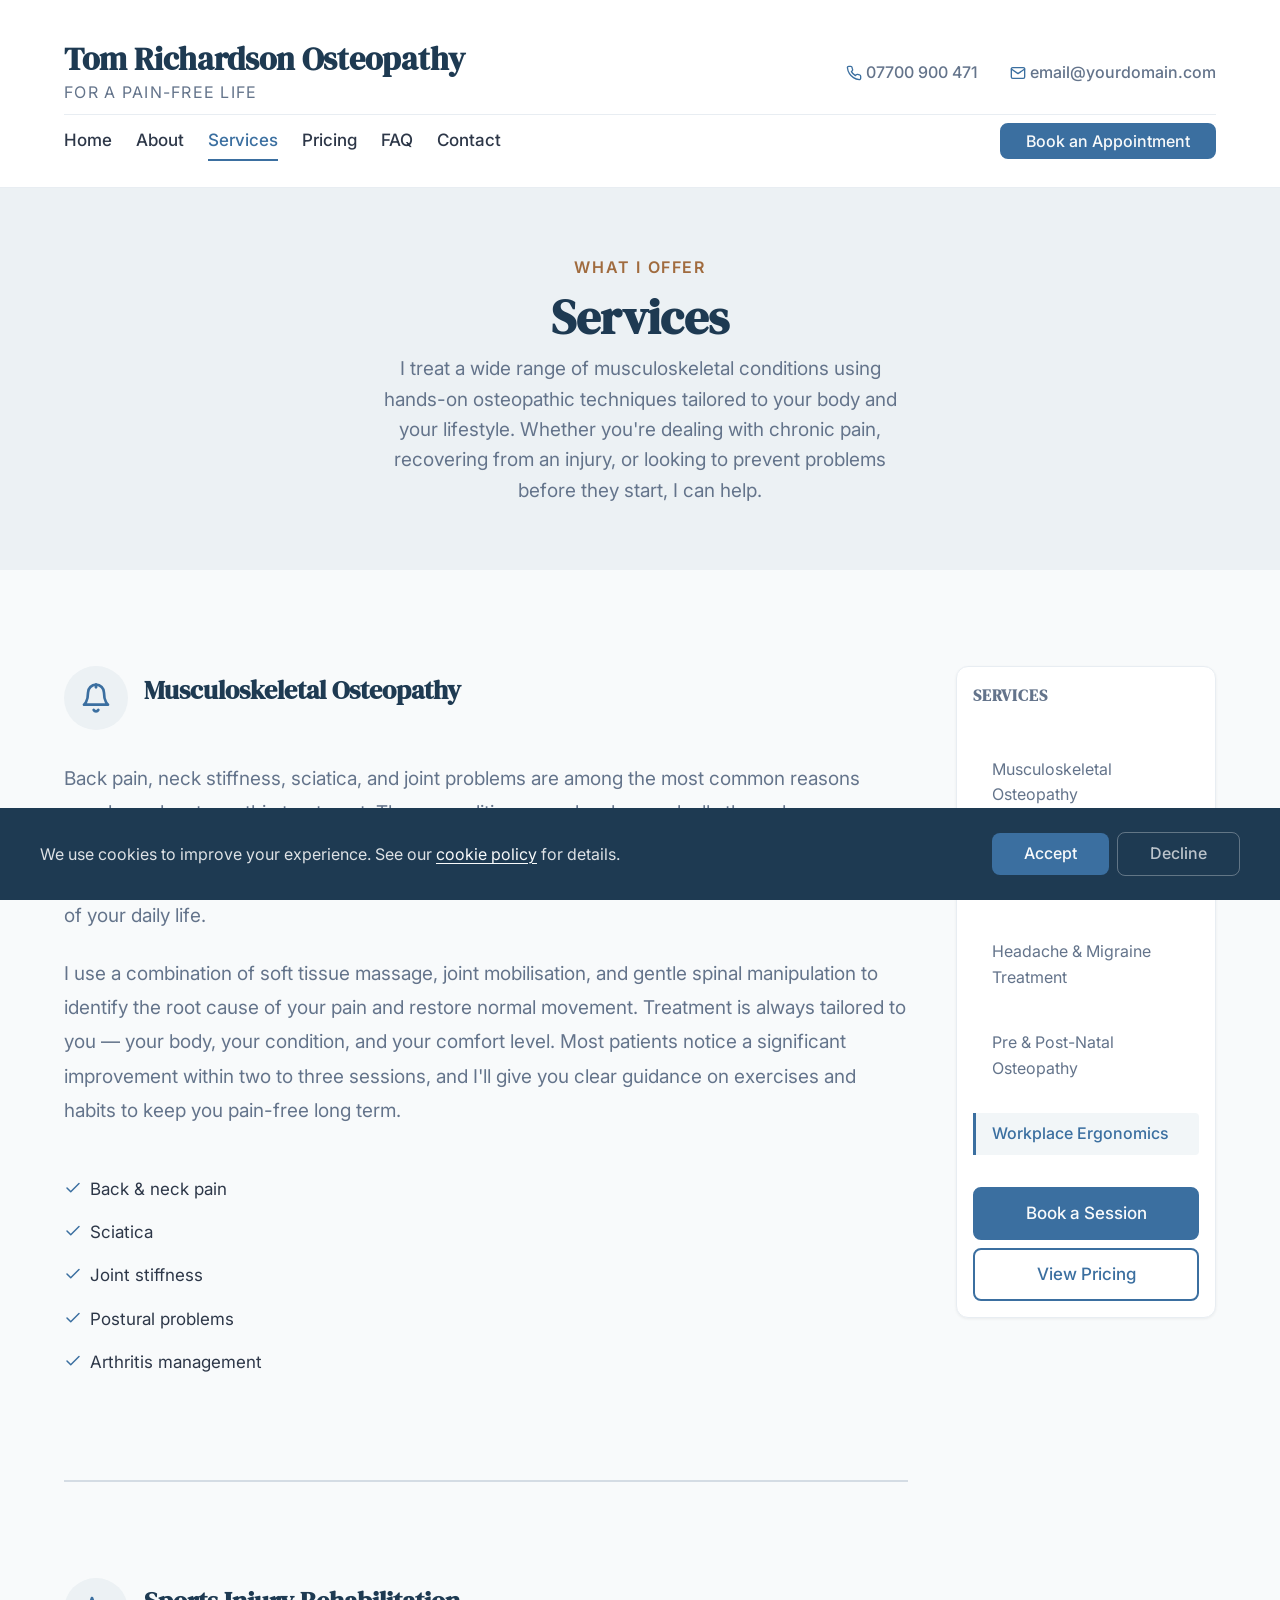
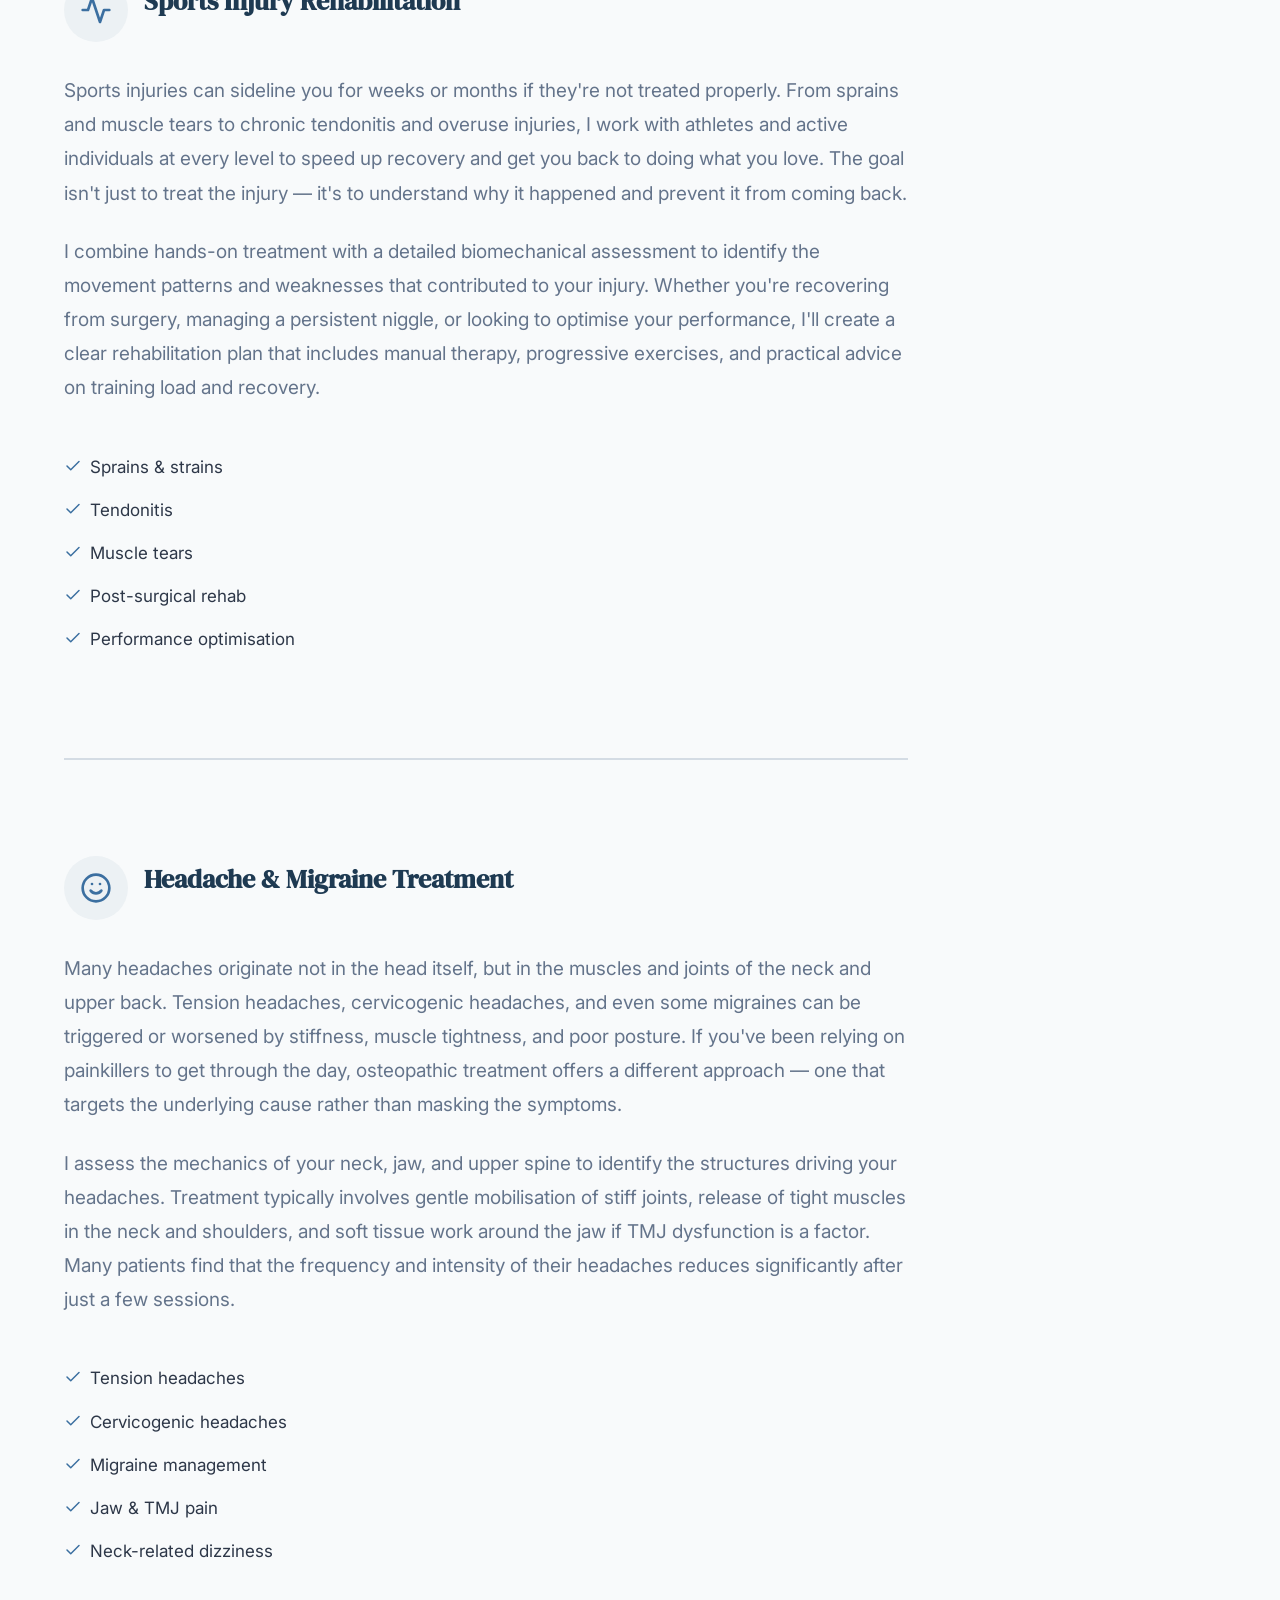
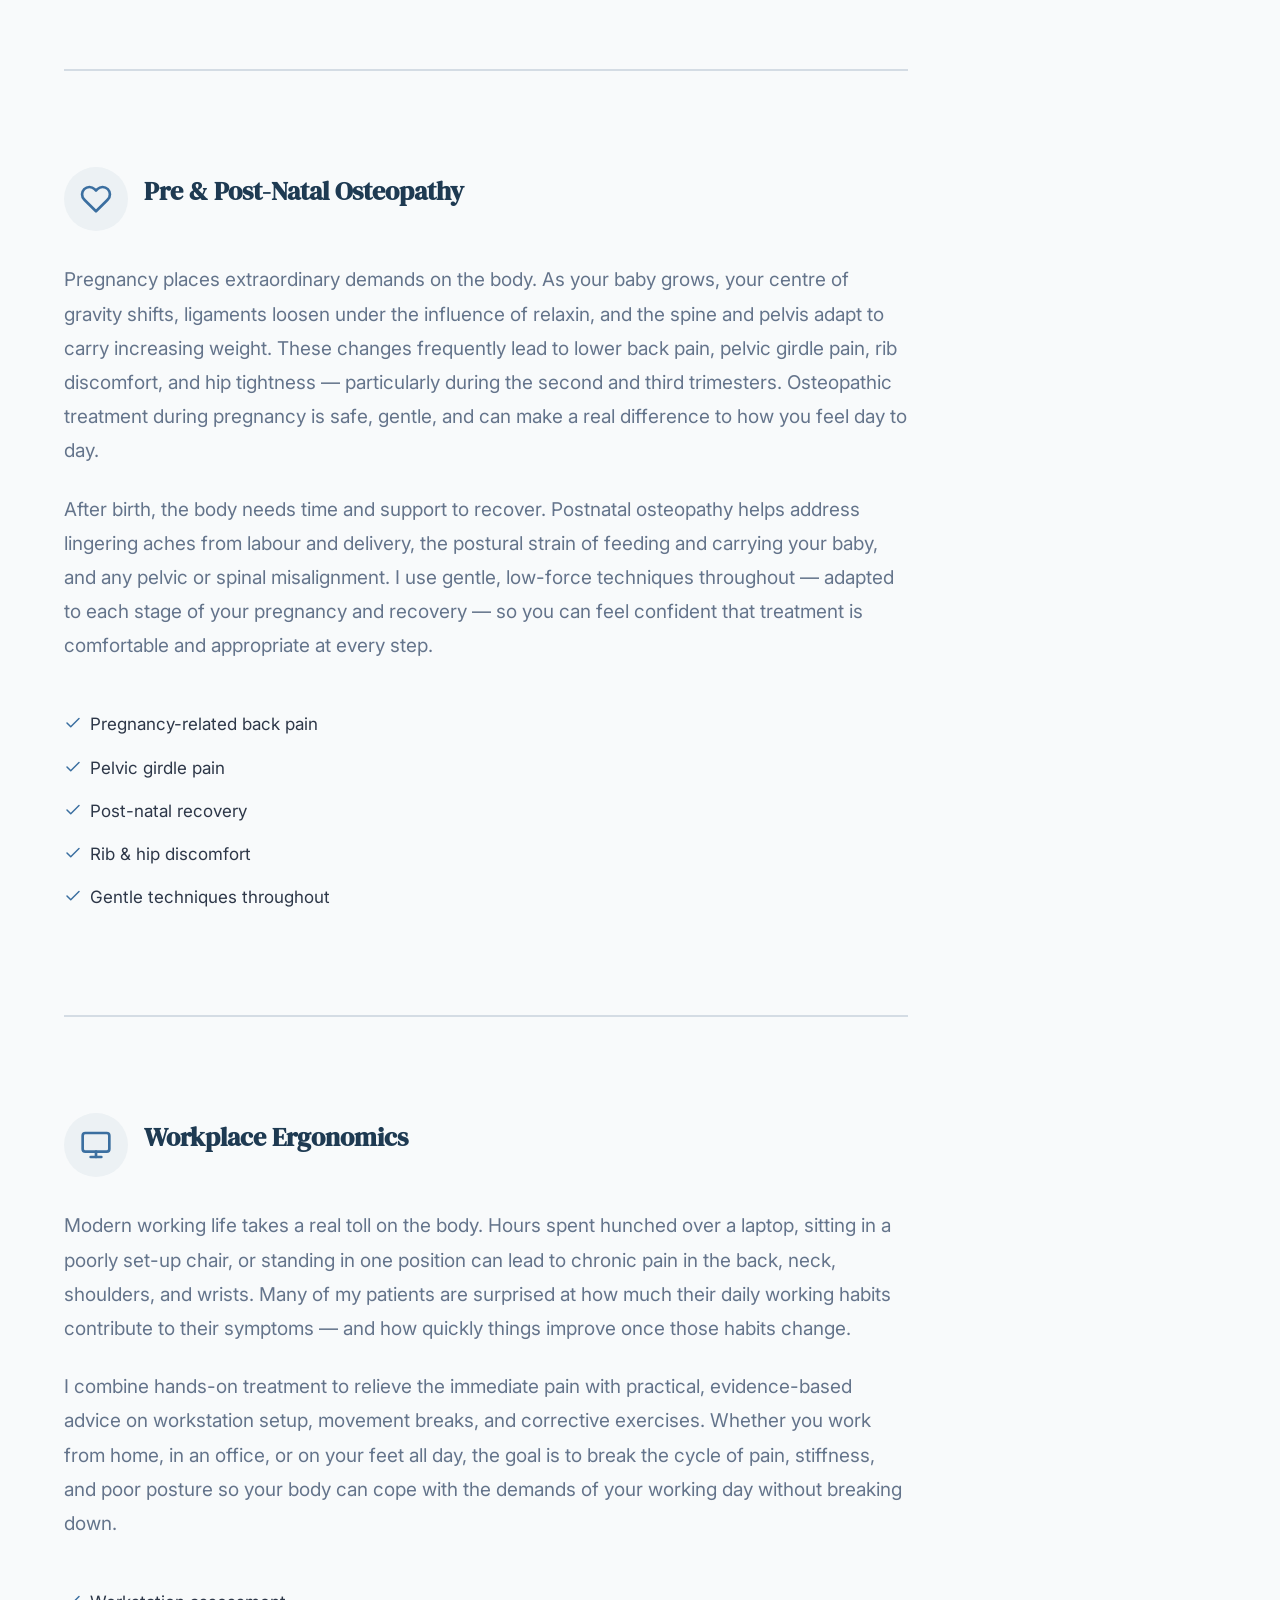
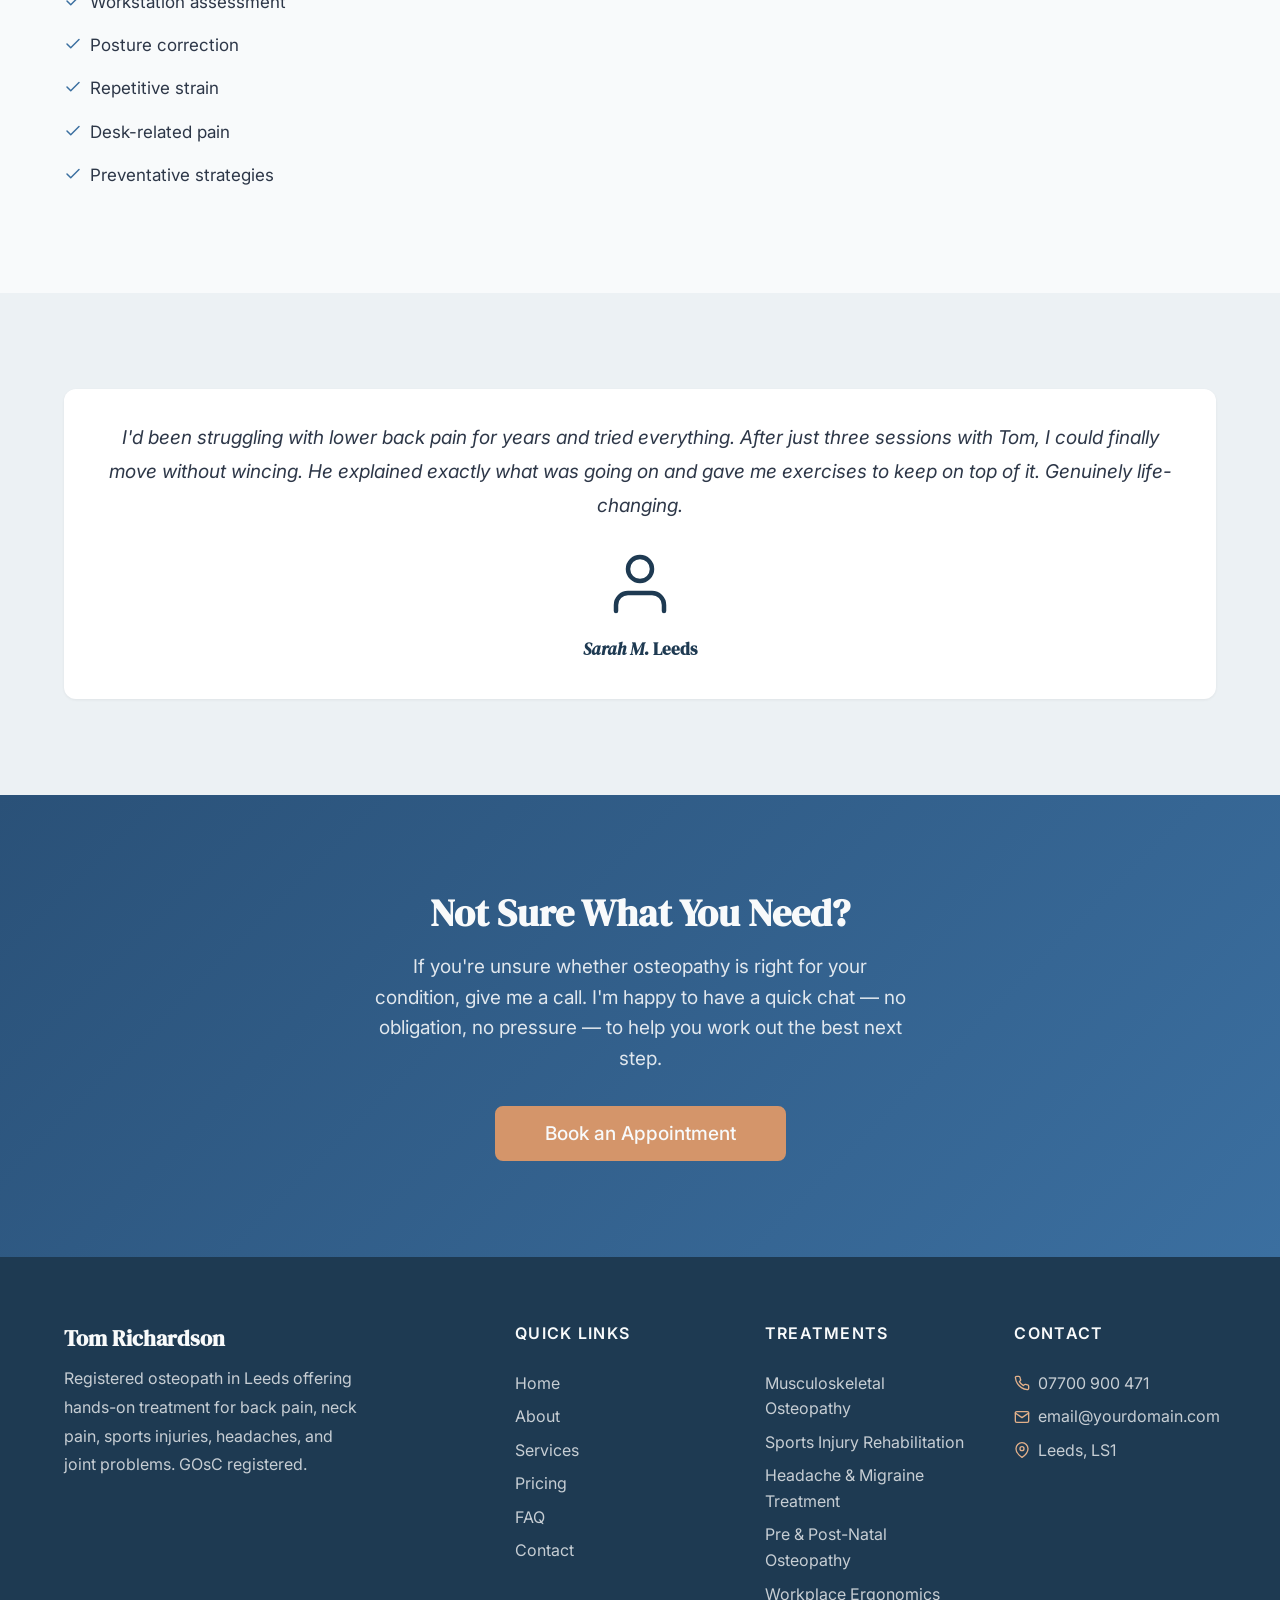
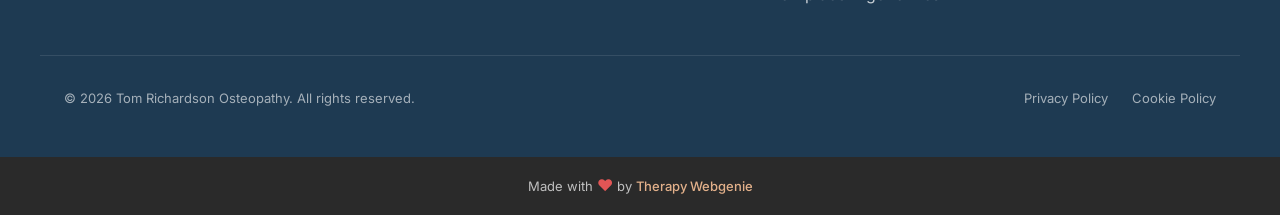
<file: services.html>
<!DOCTYPE html>
<html lang="en">
<head>
  <meta charset="UTF-8">
  <meta name="viewport" content="width=device-width, initial-scale=1.0">
  <meta name="description" content="Osteopathy services in Leeds — treatment for back pain, sciatica, sports injuries, headaches, migraines, pregnancy-related pain, and workplace ergonomics. Tom Richardson, registered osteopath.">
  <title>Services — Tom Richardson Osteopathy, Leeds</title>

  <link rel="preconnect" href="https://fonts.googleapis.com">
  <link rel="preconnect" href="https://fonts.gstatic.com" crossorigin>

  <link rel="stylesheet" href="css/base.css">
  <link rel="stylesheet" href="css/components.css">
  <link rel="stylesheet" href="css/theme.css">
  <!-- PROFILE:schema -->
  <!-- /PROFILE:schema -->
</head>
<body>

  <a href="#main" class="skip-link">Skip to main content</a>

  <!-- SECTION: nav -->
  <nav class="nav nav--two-tier" role="navigation" aria-label="Main navigation">
    <div class="container">
      <div class="nav__top">
        <a href="index.html" class="nav__brand nav__brand--inline">
          <div class="nav__brand-text">
            <span class="nav__name"><!-- PROFILE:site_title -->Tom Richardson Osteopathy<!-- /PROFILE:site_title --></span>
            <span class="nav__title"><!-- PROFILE:site_slogan -->For a Pain-Free Life<!-- /PROFILE:site_slogan --></span>
          </div>
        </a>
        <div class="nav__contact">
          <div class="nav__contact-item">
            <svg xmlns="http://www.w3.org/2000/svg" viewBox="0 0 24 24" fill="none" stroke="currentColor" stroke-width="2" stroke-linecap="round" stroke-linejoin="round"><path d="M22 16.92v3a2 2 0 0 1-2.18 2 19.79 19.79 0 0 1-8.63-3.07 19.5 19.5 0 0 1-6-6 19.79 19.79 0 0 1-3.07-8.67A2 2 0 0 1 4.11 2h3a2 2 0 0 1 2 1.72c.127.96.361 1.903.7 2.81a2 2 0 0 1-.45 2.11L8.09 9.91a16 16 0 0 0 6 6l1.27-1.27a2 2 0 0 1 2.11-.45c.907.339 1.85.573 2.81.7A2 2 0 0 1 22 16.92z"></path></svg>
            <!-- PROFILE:phone_landline --><a href="tel:07700900471">07700 900 471</a><!-- /PROFILE:phone_landline -->
          </div>
          <div class="nav__contact-item">
            <svg xmlns="http://www.w3.org/2000/svg" viewBox="0 0 24 24" fill="none" stroke="currentColor" stroke-width="2" stroke-linecap="round" stroke-linejoin="round"><path d="M4 4h16c1.1 0 2 .9 2 2v12c0 1.1-.9 2-2 2H4c-1.1 0-2-.9-2-2V6c0-1.1.9-2 2-2z"></path><polyline points="22,6 12,13 2,6"></polyline></svg>
            <!-- PROFILE:email --><a href="mailto:email@yourdomain.com">email@yourdomain.com</a><!-- /PROFILE:email -->
          </div>
        </div>
      </div>
      <div class="nav__bottom">
        <div class="nav__links">
          <a href="index.html" class="nav__link">Home</a>
          <a href="about.html" class="nav__link">About</a>
          <a href="services.html" class="nav__link nav__link--active">Services</a>
          <a href="pricing.html" class="nav__link">Pricing</a>
          <a href="faq.html" class="nav__link">FAQ</a>
          <a href="contact.html" class="nav__link">Contact</a>
          <a href="contact.html" class="btn btn--primary nav__cta">Book an Appointment</a>
        </div>
        <button class="nav__toggle" aria-label="Toggle menu" aria-expanded="false" aria-controls="mobile-menu">
          <span class="nav__toggle-bar"></span>
          <span class="nav__toggle-bar"></span>
          <span class="nav__toggle-bar"></span>
        </button>
      </div>
    </div>
    <div class="nav__mobile" id="mobile-menu" role="menu">
      <a href="index.html" class="nav__link" role="menuitem">Home</a>
      <a href="about.html" class="nav__link" role="menuitem">About</a>
      <a href="services.html" class="nav__link nav__link--active" role="menuitem">Services</a>
      <a href="pricing.html" class="nav__link" role="menuitem">Pricing</a>
      <a href="faq.html" class="nav__link" role="menuitem">FAQ</a>
      <a href="contact.html" class="nav__link" role="menuitem">Contact</a>
      <a href="contact.html" class="btn btn--primary" role="menuitem">Book an Appointment</a>
      <div class="nav__mobile-contact">
        <div class="nav__contact-item">
          <svg xmlns="http://www.w3.org/2000/svg" viewBox="0 0 24 24" fill="none" stroke="currentColor" stroke-width="2" stroke-linecap="round" stroke-linejoin="round"><path d="M22 16.92v3a2 2 0 0 1-2.18 2 19.79 19.79 0 0 1-8.63-3.07 19.5 19.5 0 0 1-6-6 19.79 19.79 0 0 1-3.07-8.67A2 2 0 0 1 4.11 2h3a2 2 0 0 1 2 1.72c.127.96.361 1.903.7 2.81a2 2 0 0 1-.45 2.11L8.09 9.91a16 16 0 0 0 6 6l1.27-1.27a2 2 0 0 1 2.11-.45c.907.339 1.85.573 2.81.7A2 2 0 0 1 22 16.92z"></path></svg>
          <a href="tel:07700900471">07700 900 471</a>
        </div>
        <div class="nav__contact-item">
          <svg xmlns="http://www.w3.org/2000/svg" viewBox="0 0 24 24" fill="none" stroke="currentColor" stroke-width="2" stroke-linecap="round" stroke-linejoin="round"><path d="M4 4h16c1.1 0 2 .9 2 2v12c0 1.1-.9 2-2 2H4c-1.1 0-2-.9-2-2V6c0-1.1.9-2 2-2z"></path><polyline points="22,6 12,13 2,6"></polyline></svg>
          <a href="mailto:email@yourdomain.com">email@yourdomain.com</a>
        </div>
      </div>
    </div>
  </nav>
  <!-- /SECTION: nav -->

  <!-- Compact scroll header -->
  <div class="nav-scroll" aria-hidden="true">
    <div class="container nav-scroll__inner">
      <div class="nav-scroll__brand">
        <span class="nav-scroll__name"><!-- PROFILE:site_title -->Tom Richardson Osteopathy<!-- /PROFILE:site_title --></span>
        <span class="nav-scroll__title"><!-- PROFILE:site_slogan -->Expert Osteopathy for a Pain-Free Life<!-- /PROFILE:site_slogan --></span>
      </div>
      <div class="nav-scroll__right">
        <a href="tel:07700900471" class="nav-scroll__phone">
          <svg xmlns="http://www.w3.org/2000/svg" viewBox="0 0 24 24" fill="none" stroke="currentColor" stroke-width="2" stroke-linecap="round" stroke-linejoin="round"><path d="M22 16.92v3a2 2 0 0 1-2.18 2 19.79 19.79 0 0 1-8.63-3.07 19.5 19.5 0 0 1-6-6 19.79 19.79 0 0 1-3.07-8.67A2 2 0 0 1 4.11 2h3a2 2 0 0 1 2 1.72c.127.96.361 1.903.7 2.81a2 2 0 0 1-.45 2.11L8.09 9.91a16 16 0 0 0 6 6l1.27-1.27a2 2 0 0 1 2.11-.45c.907.339 1.85.573 2.81.7A2 2 0 0 1 22 16.92z"></path></svg>
          07700 900 471
        </a>
        <a href="tel:07700900471" class="nav-scroll__phone-icon" aria-label="Call us">
          <svg xmlns="http://www.w3.org/2000/svg" viewBox="0 0 24 24" fill="none" stroke="currentColor" stroke-width="2" stroke-linecap="round" stroke-linejoin="round"><path d="M22 16.92v3a2 2 0 0 1-2.18 2 19.79 19.79 0 0 1-8.63-3.07 19.5 19.5 0 0 1-6-6 19.79 19.79 0 0 1-3.07-8.67A2 2 0 0 1 4.11 2h3a2 2 0 0 1 2 1.72c.127.96.361 1.903.7 2.81a2 2 0 0 1-.45 2.11L8.09 9.91a16 16 0 0 0 6 6l1.27-1.27a2 2 0 0 1 2.11-.45c.907.339 1.85.573 2.81.7A2 2 0 0 1 22 16.92z"></path></svg>
        </a>
        <button class="nav-scroll__toggle" aria-label="Toggle menu">
          <span class="nav-scroll__toggle-bar"></span>
          <span class="nav-scroll__toggle-bar"></span>
          <span class="nav-scroll__toggle-bar"></span>
        </button>
      </div>
    </div>
  </div>

  <main id="main">

    <!-- SECTION: page-header -->
    <section class="page-header">
      <div class="container">
        <span class="section-label">What I Offer</span>
        <h1>Services</h1>
        <p>I treat a wide range of musculoskeletal conditions using hands-on osteopathic techniques tailored to your body and your lifestyle. Whether you're dealing with chronic pain, recovering from an injury, or looking to prevent problems before they start, I can help.</p>
      </div>
    </section>
    <!-- /SECTION: page-header -->

    <!-- SECTION: services -->
    <div class="container services-layout">
          <div class="services-content">

            <div class="service-section" id="service-musculoskeletal">
              <div class="service-detail">
                <div class="service-detail__header">
                  <div class="service-detail__icon">
                    <svg xmlns="http://www.w3.org/2000/svg" viewBox="0 0 24 24" fill="none" stroke="currentColor" stroke-width="2" stroke-linecap="round" stroke-linejoin="round"><path d="M18 8A6 6 0 0 0 6 8c0 7-3 9-3 9h18s-3-2-3-9"></path><path d="M13.73 21a2 2 0 0 1-3.46 0"></path><line x1="12" y1="2" x2="12" y2="4"></line></svg>
                  </div>
                  <h2>Musculoskeletal Osteopathy</h2>
                </div>
                <p>Back pain, neck stiffness, sciatica, and joint problems are among the most common reasons people seek osteopathic treatment. These conditions can develop gradually through poor posture and repetitive strain, or arrive suddenly after lifting something awkwardly or sleeping in an uncomfortable position. Whatever the cause, the pain can be debilitating and affect every part of your daily life.</p>
                <p>I use a combination of soft tissue massage, joint mobilisation, and gentle spinal manipulation to identify the root cause of your pain and restore normal movement. Treatment is always tailored to you — your body, your condition, and your comfort level. Most patients notice a significant improvement within two to three sessions, and I'll give you clear guidance on exercises and habits to keep you pain-free long term.</p>
                <ul class="checklist">
                  <li><svg xmlns="http://www.w3.org/2000/svg" viewBox="0 0 24 24" fill="none" stroke="currentColor" stroke-width="2" stroke-linecap="round" stroke-linejoin="round"><polyline points="20 6 9 17 4 12"></polyline></svg> Back &amp; neck pain</li>
                  <li><svg xmlns="http://www.w3.org/2000/svg" viewBox="0 0 24 24" fill="none" stroke="currentColor" stroke-width="2" stroke-linecap="round" stroke-linejoin="round"><polyline points="20 6 9 17 4 12"></polyline></svg> Sciatica</li>
                  <li><svg xmlns="http://www.w3.org/2000/svg" viewBox="0 0 24 24" fill="none" stroke="currentColor" stroke-width="2" stroke-linecap="round" stroke-linejoin="round"><polyline points="20 6 9 17 4 12"></polyline></svg> Joint stiffness</li>
                  <li><svg xmlns="http://www.w3.org/2000/svg" viewBox="0 0 24 24" fill="none" stroke="currentColor" stroke-width="2" stroke-linecap="round" stroke-linejoin="round"><polyline points="20 6 9 17 4 12"></polyline></svg> Postural problems</li>
                  <li><svg xmlns="http://www.w3.org/2000/svg" viewBox="0 0 24 24" fill="none" stroke="currentColor" stroke-width="2" stroke-linecap="round" stroke-linejoin="round"><polyline points="20 6 9 17 4 12"></polyline></svg> Arthritis management</li>
                </ul>
              </div>
            </div>

            <div class="service-section" id="service-sports">
              <div class="service-detail">
                <div class="service-detail__header">
                  <div class="service-detail__icon">
                    <svg xmlns="http://www.w3.org/2000/svg" viewBox="0 0 24 24" fill="none" stroke="currentColor" stroke-width="2" stroke-linecap="round" stroke-linejoin="round"><polyline points="22 12 18 12 15 21 9 3 6 12 2 12"></polyline></svg>
                  </div>
                  <h2>Sports Injury Rehabilitation</h2>
                </div>
                <p>Sports injuries can sideline you for weeks or months if they're not treated properly. From sprains and muscle tears to chronic tendonitis and overuse injuries, I work with athletes and active individuals at every level to speed up recovery and get you back to doing what you love. The goal isn't just to treat the injury — it's to understand why it happened and prevent it from coming back.</p>
                <p>I combine hands-on treatment with a detailed biomechanical assessment to identify the movement patterns and weaknesses that contributed to your injury. Whether you're recovering from surgery, managing a persistent niggle, or looking to optimise your performance, I'll create a clear rehabilitation plan that includes manual therapy, progressive exercises, and practical advice on training load and recovery.</p>
                <ul class="checklist">
                  <li><svg xmlns="http://www.w3.org/2000/svg" viewBox="0 0 24 24" fill="none" stroke="currentColor" stroke-width="2" stroke-linecap="round" stroke-linejoin="round"><polyline points="20 6 9 17 4 12"></polyline></svg> Sprains &amp; strains</li>
                  <li><svg xmlns="http://www.w3.org/2000/svg" viewBox="0 0 24 24" fill="none" stroke="currentColor" stroke-width="2" stroke-linecap="round" stroke-linejoin="round"><polyline points="20 6 9 17 4 12"></polyline></svg> Tendonitis</li>
                  <li><svg xmlns="http://www.w3.org/2000/svg" viewBox="0 0 24 24" fill="none" stroke="currentColor" stroke-width="2" stroke-linecap="round" stroke-linejoin="round"><polyline points="20 6 9 17 4 12"></polyline></svg> Muscle tears</li>
                  <li><svg xmlns="http://www.w3.org/2000/svg" viewBox="0 0 24 24" fill="none" stroke="currentColor" stroke-width="2" stroke-linecap="round" stroke-linejoin="round"><polyline points="20 6 9 17 4 12"></polyline></svg> Post-surgical rehab</li>
                  <li><svg xmlns="http://www.w3.org/2000/svg" viewBox="0 0 24 24" fill="none" stroke="currentColor" stroke-width="2" stroke-linecap="round" stroke-linejoin="round"><polyline points="20 6 9 17 4 12"></polyline></svg> Performance optimisation</li>
                </ul>
              </div>
            </div>

            <div class="service-section" id="service-headaches">
              <div class="service-detail">
                <div class="service-detail__header">
                  <div class="service-detail__icon">
                    <svg xmlns="http://www.w3.org/2000/svg" viewBox="0 0 24 24" fill="none" stroke="currentColor" stroke-width="2" stroke-linecap="round" stroke-linejoin="round"><circle cx="12" cy="12" r="10"></circle><path d="M8 14s1.5 2 4 2 4-2 4-2"></path><line x1="9" y1="9" x2="9.01" y2="9"></line><line x1="15" y1="9" x2="15.01" y2="9"></line></svg>
                  </div>
                  <h2>Headache &amp; Migraine Treatment</h2>
                </div>
                <p>Many headaches originate not in the head itself, but in the muscles and joints of the neck and upper back. Tension headaches, cervicogenic headaches, and even some migraines can be triggered or worsened by stiffness, muscle tightness, and poor posture. If you've been relying on painkillers to get through the day, osteopathic treatment offers a different approach — one that targets the underlying cause rather than masking the symptoms.</p>
                <p>I assess the mechanics of your neck, jaw, and upper spine to identify the structures driving your headaches. Treatment typically involves gentle mobilisation of stiff joints, release of tight muscles in the neck and shoulders, and soft tissue work around the jaw if TMJ dysfunction is a factor. Many patients find that the frequency and intensity of their headaches reduces significantly after just a few sessions.</p>
                <ul class="checklist">
                  <li><svg xmlns="http://www.w3.org/2000/svg" viewBox="0 0 24 24" fill="none" stroke="currentColor" stroke-width="2" stroke-linecap="round" stroke-linejoin="round"><polyline points="20 6 9 17 4 12"></polyline></svg> Tension headaches</li>
                  <li><svg xmlns="http://www.w3.org/2000/svg" viewBox="0 0 24 24" fill="none" stroke="currentColor" stroke-width="2" stroke-linecap="round" stroke-linejoin="round"><polyline points="20 6 9 17 4 12"></polyline></svg> Cervicogenic headaches</li>
                  <li><svg xmlns="http://www.w3.org/2000/svg" viewBox="0 0 24 24" fill="none" stroke="currentColor" stroke-width="2" stroke-linecap="round" stroke-linejoin="round"><polyline points="20 6 9 17 4 12"></polyline></svg> Migraine management</li>
                  <li><svg xmlns="http://www.w3.org/2000/svg" viewBox="0 0 24 24" fill="none" stroke="currentColor" stroke-width="2" stroke-linecap="round" stroke-linejoin="round"><polyline points="20 6 9 17 4 12"></polyline></svg> Jaw &amp; TMJ pain</li>
                  <li><svg xmlns="http://www.w3.org/2000/svg" viewBox="0 0 24 24" fill="none" stroke="currentColor" stroke-width="2" stroke-linecap="round" stroke-linejoin="round"><polyline points="20 6 9 17 4 12"></polyline></svg> Neck-related dizziness</li>
                </ul>
              </div>
            </div>

            <div class="service-section" id="service-prenatal">
              <div class="service-detail">
                <div class="service-detail__header">
                  <div class="service-detail__icon">
                    <svg xmlns="http://www.w3.org/2000/svg" viewBox="0 0 24 24" fill="none" stroke="currentColor" stroke-width="2" stroke-linecap="round" stroke-linejoin="round"><path d="M20.84 4.61a5.5 5.5 0 0 0-7.78 0L12 5.67l-1.06-1.06a5.5 5.5 0 0 0-7.78 7.78l1.06 1.06L12 21.23l7.78-7.78 1.06-1.06a5.5 5.5 0 0 0 0-7.78z"></path></svg>
                  </div>
                  <h2>Pre &amp; Post-Natal Osteopathy</h2>
                </div>
                <p>Pregnancy places extraordinary demands on the body. As your baby grows, your centre of gravity shifts, ligaments loosen under the influence of relaxin, and the spine and pelvis adapt to carry increasing weight. These changes frequently lead to lower back pain, pelvic girdle pain, rib discomfort, and hip tightness — particularly during the second and third trimesters. Osteopathic treatment during pregnancy is safe, gentle, and can make a real difference to how you feel day to day.</p>
                <p>After birth, the body needs time and support to recover. Postnatal osteopathy helps address lingering aches from labour and delivery, the postural strain of feeding and carrying your baby, and any pelvic or spinal misalignment. I use gentle, low-force techniques throughout — adapted to each stage of your pregnancy and recovery — so you can feel confident that treatment is comfortable and appropriate at every step.</p>
                <ul class="checklist">
                  <li><svg xmlns="http://www.w3.org/2000/svg" viewBox="0 0 24 24" fill="none" stroke="currentColor" stroke-width="2" stroke-linecap="round" stroke-linejoin="round"><polyline points="20 6 9 17 4 12"></polyline></svg> Pregnancy-related back pain</li>
                  <li><svg xmlns="http://www.w3.org/2000/svg" viewBox="0 0 24 24" fill="none" stroke="currentColor" stroke-width="2" stroke-linecap="round" stroke-linejoin="round"><polyline points="20 6 9 17 4 12"></polyline></svg> Pelvic girdle pain</li>
                  <li><svg xmlns="http://www.w3.org/2000/svg" viewBox="0 0 24 24" fill="none" stroke="currentColor" stroke-width="2" stroke-linecap="round" stroke-linejoin="round"><polyline points="20 6 9 17 4 12"></polyline></svg> Post-natal recovery</li>
                  <li><svg xmlns="http://www.w3.org/2000/svg" viewBox="0 0 24 24" fill="none" stroke="currentColor" stroke-width="2" stroke-linecap="round" stroke-linejoin="round"><polyline points="20 6 9 17 4 12"></polyline></svg> Rib &amp; hip discomfort</li>
                  <li><svg xmlns="http://www.w3.org/2000/svg" viewBox="0 0 24 24" fill="none" stroke="currentColor" stroke-width="2" stroke-linecap="round" stroke-linejoin="round"><polyline points="20 6 9 17 4 12"></polyline></svg> Gentle techniques throughout</li>
                </ul>
              </div>
            </div>

            <div class="service-section" id="service-ergonomics">
              <div class="service-detail">
                <div class="service-detail__header">
                  <div class="service-detail__icon">
                    <svg xmlns="http://www.w3.org/2000/svg" viewBox="0 0 24 24" fill="none" stroke="currentColor" stroke-width="2" stroke-linecap="round" stroke-linejoin="round"><rect x="2" y="3" width="20" height="14" rx="2" ry="2"></rect><line x1="8" y1="21" x2="16" y2="21"></line><line x1="12" y1="17" x2="12" y2="21"></line></svg>
                  </div>
                  <h2>Workplace Ergonomics</h2>
                </div>
                <p>Modern working life takes a real toll on the body. Hours spent hunched over a laptop, sitting in a poorly set-up chair, or standing in one position can lead to chronic pain in the back, neck, shoulders, and wrists. Many of my patients are surprised at how much their daily working habits contribute to their symptoms — and how quickly things improve once those habits change.</p>
                <p>I combine hands-on treatment to relieve the immediate pain with practical, evidence-based advice on workstation setup, movement breaks, and corrective exercises. Whether you work from home, in an office, or on your feet all day, the goal is to break the cycle of pain, stiffness, and poor posture so your body can cope with the demands of your working day without breaking down.</p>
                <ul class="checklist">
                  <li><svg xmlns="http://www.w3.org/2000/svg" viewBox="0 0 24 24" fill="none" stroke="currentColor" stroke-width="2" stroke-linecap="round" stroke-linejoin="round"><polyline points="20 6 9 17 4 12"></polyline></svg> Workstation assessment</li>
                  <li><svg xmlns="http://www.w3.org/2000/svg" viewBox="0 0 24 24" fill="none" stroke="currentColor" stroke-width="2" stroke-linecap="round" stroke-linejoin="round"><polyline points="20 6 9 17 4 12"></polyline></svg> Posture correction</li>
                  <li><svg xmlns="http://www.w3.org/2000/svg" viewBox="0 0 24 24" fill="none" stroke="currentColor" stroke-width="2" stroke-linecap="round" stroke-linejoin="round"><polyline points="20 6 9 17 4 12"></polyline></svg> Repetitive strain</li>
                  <li><svg xmlns="http://www.w3.org/2000/svg" viewBox="0 0 24 24" fill="none" stroke="currentColor" stroke-width="2" stroke-linecap="round" stroke-linejoin="round"><polyline points="20 6 9 17 4 12"></polyline></svg> Desk-related pain</li>
                  <li><svg xmlns="http://www.w3.org/2000/svg" viewBox="0 0 24 24" fill="none" stroke="currentColor" stroke-width="2" stroke-linecap="round" stroke-linejoin="round"><polyline points="20 6 9 17 4 12"></polyline></svg> Preventative strategies</li>
                </ul>
              </div>
            </div>

          </div>
          <aside class="services-sidebar" id="services-sidebar"></aside>
    </div>
    <!-- /SECTION: services -->

    <!-- SECTION: testimonial -->
    <section class="section section--alt">
      <div class="container">
        <div class="testimonial testimonial--avatar">
          <blockquote class="testimonial__quote">
            <p>I'd been struggling with lower back pain for years and tried everything. After just three sessions with Tom, I could finally move without wincing. He explained exactly what was going on and gave me exercises to keep on top of it. Genuinely life-changing.</p>
          </blockquote>
          <div class="testimonial__author">
            <div class="testimonial__avatar">
              <svg xmlns="http://www.w3.org/2000/svg" viewBox="0 0 24 24" fill="none" stroke="currentColor" stroke-width="1.5" stroke-linecap="round" stroke-linejoin="round"><path d="M20 21v-2a4 4 0 0 0-4-4H8a4 4 0 0 0-4 4v2"></path><circle cx="12" cy="7" r="4"></circle></svg>
            </div>
            <div class="testimonial__info">
              <cite class="testimonial__name">Sarah M.</cite>
              <span class="testimonial__role">Leeds</span>
            </div>
          </div>
        </div>
      </div>
    </section>
    <!-- /SECTION: testimonial -->

    <!-- SECTION: cta -->
    <section class="section cta-banner">
      <div class="container text-center">
        <h2>Not Sure What You Need?</h2>
        <p>If you're unsure whether osteopathy is right for your condition, give me a call. I'm happy to have a quick chat — no obligation, no pressure — to help you work out the best next step.</p>
        <a href="contact.html" class="btn btn--accent">Book an Appointment</a>
      </div>
    </section>
    <!-- /SECTION: cta -->

  </main>

  <!-- SECTION: footer -->
  <footer class="footer">
    <div class="container footer__inner">
      <div class="footer__brand">
        <p class="footer__brand-name">Tom Richardson</p>
        <p class="footer__brand-text">Registered osteopath in Leeds offering hands-on treatment for back pain, neck pain, sports injuries, headaches, and joint problems. GOsC registered.</p>
      </div>
      <div class="footer__col">
        <p class="footer__heading">Quick Links</p>
        <div class="footer__links">
          <a href="index.html" class="footer__link">Home</a>
          <a href="about.html" class="footer__link">About</a>
          <a href="services.html" class="footer__link">Services</a>
          <a href="pricing.html" class="footer__link">Pricing</a>
          <a href="faq.html" class="footer__link">FAQ</a>
          <a href="contact.html" class="footer__link">Contact</a>
        </div>
      </div>
      <div class="footer__col">
        <p class="footer__heading">Treatments</p>
        <div class="footer__links">
          <a href="services.html" class="footer__link">Musculoskeletal Osteopathy</a>
          <a href="services.html" class="footer__link">Sports Injury Rehabilitation</a>
          <a href="services.html" class="footer__link">Headache &amp; Migraine Treatment</a>
          <a href="services.html" class="footer__link">Pre &amp; Post-Natal Osteopathy</a>
          <a href="services.html" class="footer__link">Workplace Ergonomics</a>
        </div>
      </div>
      <div class="footer__col">
        <p class="footer__heading">Contact</p>
        <div class="footer__contact-item">
          <svg xmlns="http://www.w3.org/2000/svg" viewBox="0 0 24 24" fill="none" stroke="currentColor" stroke-width="2" stroke-linecap="round" stroke-linejoin="round"><path d="M22 16.92v3a2 2 0 0 1-2.18 2 19.79 19.79 0 0 1-8.63-3.07 19.5 19.5 0 0 1-6-6 19.79 19.79 0 0 1-3.07-8.67A2 2 0 0 1 4.11 2h3a2 2 0 0 1 2 1.72 12.84 12.84 0 0 0 .7 2.81 2 2 0 0 1-.45 2.11L8.09 9.91a16 16 0 0 0 6 6l1.27-1.27a2 2 0 0 1 2.11-.45 12.84 12.84 0 0 0 2.81.7A2 2 0 0 1 22 16.92z"></path></svg>
          <!-- PROFILE:phone_landline --><span>07700 900 471</span><!-- /PROFILE:phone_landline -->
        </div>
        <div class="footer__contact-item">
          <svg xmlns="http://www.w3.org/2000/svg" viewBox="0 0 24 24" fill="none" stroke="currentColor" stroke-width="2" stroke-linecap="round" stroke-linejoin="round"><path d="M4 4h16c1.1 0 2 .9 2 2v12c0 1.1-.9 2-2 2H4c-1.1 0-2-.9-2-2V6c0-1.1.9-2 2-2z"></path><polyline points="22,6 12,13 2,6"></polyline></svg>
          <!-- PROFILE:email --><a href="mailto:email@yourdomain.com">email@yourdomain.com</a><!-- /PROFILE:email -->
        </div>
        <div class="footer__contact-item">
          <svg xmlns="http://www.w3.org/2000/svg" viewBox="0 0 24 24" fill="none" stroke="currentColor" stroke-width="2" stroke-linecap="round" stroke-linejoin="round"><path d="M21 10c0 7-9 13-9 13s-9-6-9-13a9 9 0 0 1 18 0z"></path><circle cx="12" cy="10" r="3"></circle></svg>
          <!-- PROFILE:address --><span>Leeds, LS1</span><!-- /PROFILE:address -->
        </div>
      </div>
    </div>
    <div class="container footer__bottom">
      <p class="footer__copyright">&copy; 2026 Tom Richardson Osteopathy. All rights reserved.</p>
      <div class="footer__legal">
        <a href="privacy.html">Privacy Policy</a>
        <a href="cookies-policy.html">Cookie Policy</a>
      </div>
    </div>
  </footer>
  <!-- /SECTION: footer -->

  <div class="site-credit">
    <p>Made with <span class="site-credit__heart" aria-label="love">&#10084;</span> by <a href="https://www.therapywebgenie.com" target="_blank" rel="noopener">Therapy Webgenie</a></p>
  </div>

  <div class="cookie-banner" role="dialog" aria-label="Cookie consent">
    <div class="cookie-banner__inner">
      <p class="cookie-banner__text">We use cookies to improve your experience. See our <a href="cookies-policy.html">cookie policy</a> for details.</p>
      <div class="cookie-banner__buttons"><button class="cookie-banner__accept">Accept</button><button class="cookie-banner__decline">Decline</button></div>
    </div>
  </div>

  <button class="back-to-top" aria-label="Back to top">
    <svg xmlns="http://www.w3.org/2000/svg" viewBox="0 0 24 24" fill="none" stroke="currentColor" stroke-width="2" stroke-linecap="round" stroke-linejoin="round"><polyline points="18 15 12 9 6 15"></polyline></svg>
  </button>

  <script src="js/main.js"></script>
</body>
</html>
</file>
<file: css/base.css>
/* =============================================
   BASE STYLES
   Reset, Custom Properties, Typography, Layout
   Theme colours & fonts are in theme.css
   ============================================= */

/* --- Custom Properties (non-theme) --- */
:root {
  --text-xs: 0.8125rem;
  --text-sm: 1rem;
  --text-base: 1.0625rem;
  --text-md: 1.1875rem;
  --text-lg: 1.375rem;
  --text-xl: 1.625rem;
  --text-2xl: 2rem;
  --text-3xl: 2.375rem;
  --text-4xl: 3rem;

  /* Heading sizes (overridable per font pairing in theme.css) */
  --text-h1: var(--text-3xl);          /* mobile: 38px */
  --text-h1-desktop: var(--text-4xl);  /* desktop: 48px */
  --text-h2: var(--text-2xl);          /* mobile: 32px */
  --text-h2-desktop: var(--text-3xl);  /* desktop: 38px */
  --text-h3: var(--text-xl);           /* mobile: 26px */
  --text-h3-desktop: 1.75rem;          /* desktop: 28px */

  --font-weight-normal: 400;
  --font-weight-medium: 500;
  --font-weight-semibold: 600;
  --font-weight-bold: 700;

  --line-height-tight: 1.2;
  --line-height-normal: 1.6;
  --line-height-relaxed: 1.8;

  /* Spacing */
  --space-xs: 0.25rem;
  --space-sm: 0.5rem;
  --space-md: 1rem;
  --space-lg: 1.5rem;
  --space-xl: 2rem;
  --space-2xl: 3rem;
  --space-3xl: 4rem;
  --space-4xl: 6rem;
  --space-5xl: 8rem;

  /* Layout */
  --container-max: 1200px;
  --container-narrow: 800px;
  --container-wide: 1400px;

  /* Border Radius */
  --radius-sm: 4px;
  --radius-md: 8px;
  --radius-lg: 12px;
  --radius-xl: 20px;
  --radius-full: 9999px;

  /* Shadows */
  --shadow-sm: 0 1px 3px rgba(0, 0, 0, 0.06);
  --shadow-md: 0 4px 12px rgba(0, 0, 0, 0.08);
  --shadow-lg: 0 8px 30px rgba(0, 0, 0, 0.1);
  --shadow-xl: 0 12px 40px rgba(0, 0, 0, 0.12);

  /* Transitions */
  --transition-fast: 150ms ease;
  --transition-base: 250ms ease;
  --transition-normal: 300ms ease;
  --transition-slow: 400ms ease;
}

/* --- Reset --- */
*,
*::before,
*::after {
  box-sizing: border-box;
  margin: 0;
  padding: 0;
}

html {
  font-size: 100%;
  scroll-behavior: smooth;
  -webkit-text-size-adjust: 100%;
}

body {
  font-family: var(--font-body);
  font-size: var(--text-md);
  font-weight: var(--font-weight-normal);
  line-height: var(--line-height-normal);
  color: var(--color-text);
  background-color: var(--color-bg);
  -webkit-font-smoothing: antialiased;
  -moz-osx-font-smoothing: grayscale;
}

img,
picture,
video,
svg {
  display: block;
  max-width: 100%;
  height: auto;
}

input,
button,
textarea,
select {
  font: inherit;
  color: inherit;
}

button {
  cursor: pointer;
  border: none;
  background: none;
}

a {
  color: inherit;
  text-decoration: none;
}

ul,
ol {
  list-style: none;
}

h1, h2, h3, h4, h5, h6 {
  font-family: var(--font-heading);
  color: var(--color-text-heading);
  line-height: var(--line-height-tight);
  font-weight: var(--font-weight-bold);
  margin-bottom: var(--space-md);
}

/* --- Typography --- */
h1 {
  font-size: var(--text-h1);
}

h2 {
  font-size: var(--text-h2);
}

h3 {
  font-size: var(--text-h3);
}

h4 {
  font-size: var(--text-lg);
}

h5 {
  font-size: var(--text-md);
}

h6 {
  font-size: var(--text-base);
}

p {
  margin-bottom: var(--space-md);
}

p:last-child:not(.section-subtitle) {
  margin-bottom: 0;
}

strong {
  font-weight: var(--font-weight-semibold);
}

/* --- Layout Utilities --- */
.container {
  width: 100%;
  max-width: var(--container-max);
  margin-left: auto;
  margin-right: auto;
  padding-left: var(--space-lg);
  padding-right: var(--space-lg);
}

.container--narrow {
  max-width: var(--container-narrow);
}

.section {
  padding-top: var(--space-3xl);
  padding-bottom: var(--space-3xl);
}

.section--alt {
  background-color: var(--color-bg-alt);
}

/* Icons inside alt sections: swap bg-alt → surface so they remain visible */
.section--alt .card__icon,
.section--alt .icon-box__icon,
.section--alt .contact-info__icon,
.section--alt .service-detail__icon {
  background-color: var(--color-surface);
}

.section--dark {
  background-color: var(--color-bg-dark);
  color: var(--color-text-inverse);
}

.section--dark h2,
.section--dark h3,
.section--dark h4 {
  color: var(--color-text-inverse);
}

/* Grid */
.grid {
  display: grid;
  gap: var(--space-xl);
}

.grid--2 {
  grid-template-columns: 1fr;
}

.grid--3 {
  grid-template-columns: 1fr;
}

/* --- Buttons --- */
.btn {
  display: inline-flex;
  align-items: center;
  justify-content: center;
  gap: var(--space-sm);
  padding: var(--space-md) var(--space-xl);
  font-family: var(--font-body);
  font-size: var(--text-base);
  font-weight: var(--font-weight-medium);
  line-height: 1;
  border-radius: var(--radius-md);
  transition: all var(--transition-base);
  text-decoration: none;
  border: 2px solid transparent;
  white-space: nowrap;
}

.btn--primary {
  background-color: var(--color-primary);
  color: var(--color-text-inverse);
  border-color: var(--color-primary);
}

.btn--primary:hover {
  background-color: var(--color-primary-dark);
  border-color: var(--color-primary-dark);
}

.btn--secondary {
  background-color: transparent;
  color: var(--color-primary);
  border-color: var(--color-primary);
}

.btn--secondary:hover {
  background-color: var(--color-primary);
  color: var(--color-text-inverse);
}

.btn--accent {
  background-color: var(--color-secondary);
  color: var(--color-text-inverse);
  border-color: var(--color-secondary);
}

.btn--accent:hover {
  background-color: var(--color-secondary-dark);
  border-color: var(--color-secondary-dark);
}

.btn--block {
  width: 100%;
}

/* --- Links --- */
.link {
  color: var(--color-primary);
  text-decoration: underline;
  text-underline-offset: 3px;
  transition: color var(--transition-fast);
}

.link:hover {
  color: var(--color-primary-dark);
}

/* --- Text Utilities --- */
.text-center {
  text-align: center;
}

.text-center h2 {
  margin-bottom: var(--space-xl);
}

.text-balance {
  text-wrap: balance;
}

.section-subtitle {
  font-size: var(--text-md);
  color: var(--color-text-light);
  max-width: 600px;
  margin-bottom: var(--space-2xl);
  line-height: var(--line-height-relaxed);
}

.text-center .section-subtitle {
  margin-left: auto;
  margin-right: auto;
}

.section-footer {
  margin-top: var(--space-2xl);
}

.section-label {
  display: inline-block;
  font-family: var(--font-body);
  font-size: var(--text-sm);
  font-weight: var(--font-weight-semibold);
  text-transform: uppercase;
  letter-spacing: 0.1em;
  color: var(--color-secondary-dark);
  margin-bottom: var(--space-sm);
}

/* --- Responsive Typography --- */
@media (min-width: 768px) {
  h1 {
    font-size: var(--text-h1-desktop);
  }

  h2 {
    font-size: var(--text-h2-desktop);
  }

  h3 {
    font-size: var(--text-h3-desktop);
  }

  .section {
    padding-top: var(--space-4xl);
    padding-bottom: var(--space-4xl);
  }
}

/* --- Responsive Grid --- */
@media (min-width: 768px) {
  .grid--2 {
    grid-template-columns: repeat(2, 1fr);
  }

  .grid--3 {
    grid-template-columns: repeat(2, 1fr);
  }
}

@media (min-width: 1024px) {
  .grid--3 {
    grid-template-columns: repeat(3, 1fr);
  }
}

/* --- Screen Reader Only --- */
.sr-only {
  position: absolute;
  width: 1px;
  height: 1px;
  padding: 0;
  margin: -1px;
  overflow: hidden;
  clip: rect(0, 0, 0, 0);
  white-space: nowrap;
  border-width: 0;
}
</file>
<file: css/components.css>
/* =============================================
   COMPONENT STYLES
   Nav, Hero, Cards, Testimonials, Forms, Footer
   ============================================= */

/* --- Skip Link --- */
.skip-link {
  position: absolute;
  top: -100%;
  left: var(--space-md);
  padding: var(--space-sm) var(--space-md);
  background: var(--color-primary);
  color: var(--color-text-inverse);
  border-radius: var(--radius-md);
  z-index: 1000;
  font-size: var(--text-sm);
}

.skip-link:focus {
  top: var(--space-sm);
}

/* =============================================
   NAVIGATION
   ============================================= */
.nav {
  position: relative;
  z-index: 100;
  background-color: var(--color-surface);
  border-bottom: 1px solid var(--color-border-light);
  transition: box-shadow var(--transition-base);
}

.nav--scrolled {
  box-shadow: var(--shadow-md);
}

.nav__inner {
  display: flex;
  align-items: center;
  justify-content: space-between;
  height: 72px;
}

.nav__brand {
  display: flex;
  flex-direction: column;
  gap: 2px;
}

.nav__logo {
  max-height: 70px;
  width: auto;
  object-fit: contain;
}

/* Logo beside title — add .nav__brand--inline to .nav__brand */
.nav__brand--inline {
  flex-direction: row;
  align-items: center;
  gap: var(--space-sm);
}

.nav__brand--inline .nav__brand-text {
  display: flex;
  flex-direction: column;
  gap: 2px;
}

.nav__name {
  font-family: var(--font-heading);
  font-size: var(--text-lg);
  font-weight: var(--font-weight-bold);
  color: var(--color-text-heading);
  line-height: 1.2;
}

.nav__title {
  font-size: var(--text-xs);
  color: var(--color-text-light);
  text-transform: uppercase;
  letter-spacing: 0.08em;
}

.nav__links {
  display: none;
  gap: var(--space-xl);
  align-items: center;
}

.nav__link {
  font-size: var(--text-base);
  font-weight: var(--font-weight-medium);
  color: var(--color-text);
  transition: color var(--transition-fast);
  position: relative;
  padding: var(--space-xs) 0;
}

.nav__link::after {
  content: '';
  position: absolute;
  bottom: -2px;
  left: 0;
  width: 0;
  height: 2px;
  background-color: var(--color-primary);
  transition: width var(--transition-base);
}

.nav__link:hover,
.nav__link--active {
  color: var(--color-primary);
}

.nav__link:hover::after,
.nav__link--active::after {
  width: 100%;
}

.nav__cta {
  font-size: var(--text-sm);
  padding: var(--space-sm) var(--space-lg);
}

/* Mobile Menu Toggle */
.nav__toggle {
  display: flex;
  flex-direction: column;
  gap: 5px;
  padding: var(--space-sm);
  z-index: 110;
}

.nav__toggle-bar {
  display: block;
  width: 24px;
  height: 2px;
  background-color: var(--color-text);
  border-radius: 2px;
  transition: all var(--transition-base);
  transform-origin: center;
}

.nav__toggle--open .nav__toggle-bar:nth-child(1) {
  transform: translateY(7px) rotate(45deg);
}

.nav__toggle--open .nav__toggle-bar:nth-child(2) {
  opacity: 0;
}

.nav__toggle--open .nav__toggle-bar:nth-child(3) {
  transform: translateY(-7px) rotate(-45deg);
}

/* Mobile Menu Overlay — slide in from right */
.nav__mobile {
  display: flex;
  position: fixed;
  inset: 0;
  top: 72px;
  background-color: var(--color-surface);
  z-index: 99;
  padding: var(--space-xl) var(--space-lg);
  flex-direction: column;
  gap: var(--space-lg);
  overflow-y: auto;
  transform: translateX(100%);
  opacity: 0;
  visibility: hidden;
  transition: transform 0.35s cubic-bezier(0.4, 0, 0.2, 1),
              opacity 0.35s ease,
              visibility 0.35s;
}

/* When opened from the compact scroll header, start below it */
.nav__mobile--from-scroll {
  top: 56px;
  z-index: 201;
}

.nav__mobile--open {
  transform: translateX(0);
  opacity: 1;
  visibility: visible;
}

.nav__mobile .nav__link,
.nav__mobile .btn {
  opacity: 0;
  transform: translateX(20px);
  transition: opacity 0.3s ease, transform 0.3s ease;
}

.nav__mobile--open .nav__link,
.nav__mobile--open .btn {
  opacity: 1;
  transform: translateX(0);
}

.nav__mobile--open > *:nth-child(1) { transition-delay: 0.05s; }
.nav__mobile--open > *:nth-child(2) { transition-delay: 0.1s; }
.nav__mobile--open > *:nth-child(3) { transition-delay: 0.15s; }
.nav__mobile--open > *:nth-child(4) { transition-delay: 0.2s; }
.nav__mobile--open > *:nth-child(5) { transition-delay: 0.25s; }
.nav__mobile--open > *:nth-child(6) { transition-delay: 0.3s; }
.nav__mobile--open > *:nth-child(7) { transition-delay: 0.35s; }

.nav__mobile .nav__link {
  font-size: var(--text-lg);
  padding: var(--space-sm) 0;
  border-bottom: 1px solid var(--color-border-light);
}

.nav__mobile .nav__link::after {
  display: none;
}

.nav__mobile .btn {
  margin-top: var(--space-md);
  text-align: center;
}

@media (min-width: 1100px) {
  .nav__links {
    display: flex;
  }

  .nav__toggle {
    display: none;
  }
}

/* --- Nav Dropdowns (Desktop) --- */
.nav__dropdown {
  position: relative;
}

.nav__link--has-children {
  display: inline-flex;
  align-items: center;
  gap: 4px;
  background: none;
  border: none;
  cursor: pointer;
  font-family: inherit;
  font-size: inherit;
  font-weight: inherit;
  color: inherit;
  padding: 0;
}

.nav__chevron {
  width: 12px;
  height: 12px;
  transition: transform var(--transition-fast);
  flex-shrink: 0;
}

.nav__dropdown:hover .nav__chevron,
.nav__link--has-children[aria-expanded="true"] ~ .nav__dropdown-menu + .nav__chevron,
.nav__link--has-children[aria-expanded="true"] .nav__chevron {
  transform: rotate(180deg);
}

.nav__dropdown-trigger {
  display: inline-flex;
  align-items: center;
  gap: 4px;
  background: none;
  border: none;
  cursor: pointer;
  font-family: inherit;
  font-size: inherit;
  font-weight: inherit;
  color: inherit;
  padding: 0;
}

.nav__dropdown-trigger .nav__chevron {
  width: 12px;
  height: 12px;
  transition: transform var(--transition-fast);
  flex-shrink: 0;
}

.nav__dropdown:hover .nav__dropdown-trigger .nav__chevron {
  transform: rotate(180deg);
}

.nav__dropdown-menu {
  position: absolute;
  top: 100%;
  left: 50%;
  transform: translateX(-50%);
  min-width: 240px;
  background: var(--color-surface);
  border: 1px solid var(--color-border-light);
  border-radius: var(--radius-md, 8px);
  box-shadow: var(--shadow-lg);
  padding: var(--space-sm) 0;
  opacity: 0;
  visibility: hidden;
  transition: opacity var(--transition-fast), visibility var(--transition-fast);
  z-index: 110;
  margin-top: var(--space-xs);
}

.nav__dropdown:hover .nav__dropdown-menu {
  opacity: 1;
  visibility: visible;
}

.nav__dropdown-link,
.nav__dropdown-menu .nav__link--child {
  display: block;
  padding: var(--space-sm) var(--space-lg);
  font-size: var(--text-sm);
  color: var(--color-text);
  transition: background var(--transition-fast), color var(--transition-fast);
  white-space: nowrap;
  text-decoration: none;
}

.nav__dropdown-link:hover,
.nav__dropdown-menu .nav__link--child:hover {
  background: var(--color-bg);
  color: var(--color-primary);
}

.nav__dropdown-link--active {
  color: var(--color-primary);
  font-weight: 600;
}

/* --- Nav Mobile Sub-menus (Accordion) --- */
.nav__mobile-group {
  display: flex;
  flex-direction: column;
}

.nav__mobile-parent {
  display: flex;
  align-items: center;
  justify-content: space-between;
}

.nav__mobile-parent > .nav__link {
  flex: 1;
  cursor: default;
}

.nav__mobile-expand {
  padding: var(--space-sm);
  background: none;
  border: none;
  cursor: pointer;
  color: var(--color-text-light);
  transition: transform var(--transition-fast);
  display: flex;
  align-items: center;
}

.nav__mobile-expand[aria-expanded="true"] .nav__chevron {
  transform: rotate(180deg);
}

.nav__mobile-children {
  display: flex;
  flex-direction: column;
  padding-left: var(--space-lg);
}

.nav__mobile-children[hidden] {
  display: none;
}

.nav__link--child {
  font-size: var(--text-base);
  color: var(--color-text-light);
  padding: var(--space-xs) 0;
  border-bottom: 1px solid var(--color-border-light);
}

.nav__link--child:hover {
  color: var(--color-primary);
}

.nav__link--child::after {
  display: none;
}

/* =============================================
   NAVIGATION: TWO-TIER VARIANT
   Top bar (brand + contact info) + bottom bar (nav links)
   ============================================= */
.nav--two-tier {
  position: relative;
  z-index: 100;
  background-color: var(--color-surface);
  border-bottom: 1px solid var(--color-border-light);
  transition: box-shadow var(--transition-base);
  padding: 20px 0;
}

.nav--two-tier.nav--scrolled {
  box-shadow: var(--shadow-md);
}

/* --- Top bar: brand left, contact info right --- */
.nav__top {
  display: flex;
  align-items: center;
  justify-content: space-between;
  padding-top: 20px;
  padding-bottom: var(--space-sm);
}

.nav__contact {
  display: none;
  align-items: center;
  gap: var(--space-xl);
}

.nav__contact-item {
  display: flex;
  align-items: center;
  gap: var(--space-xs);
  font-size: var(--text-sm);
  color: var(--color-text-light);
  white-space: nowrap;
}

.nav__contact-item svg {
  width: 16px;
  height: 16px;
  flex-shrink: 0;
  color: var(--color-primary);
}

.nav__contact-item a {
  color: var(--color-text-light);
  font-weight: var(--font-weight-medium);
}

.nav__contact-item a:hover {
  color: var(--color-primary);
}

/* --- Bottom bar: nav links + CTA --- */
.nav__bottom {
  display: flex;
  align-items: center;
  justify-content: space-between;
  border-top: 1px solid var(--color-border-light);
  padding-top: var(--space-sm);
  padding-bottom: 20px;
}

.nav--two-tier .nav__links {
  display: none;
  gap: var(--space-lg);
  align-items: center;
  width: 100%;
}

.nav--two-tier .nav__cta {
  margin-left: auto;
}

.nav--two-tier .nav__link {
  font-size: var(--text-base);
}

/* Mobile: hamburger in top bar, not bottom */
.nav--two-tier .nav__toggle {
  display: flex;
  flex-direction: column;
  gap: 5px;
  padding: var(--space-sm);
  z-index: 110;
}

/* Two-tier mobile: hide bottom bar border, show only toggle */
.nav--two-tier .nav__bottom {
  border-top: none;
  padding: 0;
  position: absolute;
  right: var(--space-lg);
  top: var(--space-lg);
}

@media (min-width: 1100px) {
  .nav--two-tier .nav__bottom {
    position: static;
    border-top: 1px solid var(--color-border-light);
    padding-top: var(--space-sm);
    padding-bottom: var(--space-sm);
  }
}

.nav__top {
  position: relative;
}

/* Desktop breakpoint */
@media (min-width: 900px) {
  .nav__contact {
    display: flex;
  }
}

@media (min-width: 1100px) {
  .nav--two-tier .nav__links {
    display: flex;
  }

  .nav--two-tier .nav__toggle {
    display: none;
  }
}

/* Mobile menu for two-tier uses the same nav__mobile styles */
.nav--two-tier .nav__mobile {
  top: 0;
}

/* Contact info inside mobile menu */
.nav__mobile-contact {
  display: flex;
  flex-direction: column;
  gap: var(--space-sm);
  padding-top: var(--space-md);
  margin-top: var(--space-md);
  border-top: 1px solid var(--color-border-light);
}

.nav__mobile-contact .nav__contact-item {
  display: flex;
  font-size: var(--text-base);
}

@media (min-width: 900px) {
  .nav__mobile-contact {
    display: none;
  }
}

/* =============================================
   SCROLL-AWARE COMPACT HEADER
   Hidden by default. Slides in when user scrolls up
   after passing the main header. Shows brand + phone + hamburger.
   ============================================= */
.nav-scroll {
  position: fixed;
  top: 0;
  left: 0;
  right: 0;
  z-index: 200;
  background-color: var(--color-surface);
  border-bottom: 1px solid var(--color-border-light);
  box-shadow: var(--shadow-md);
  transform: translateY(-100%);
  opacity: 0;
  transition: transform 0.3s ease, opacity 0.3s ease;
  pointer-events: none;
}

.nav-scroll--visible {
  transform: translateY(0);
  opacity: 1;
  pointer-events: auto;
}

.nav-scroll__inner {
  display: flex;
  align-items: center;
  justify-content: space-between;
  height: 56px;
}

.nav-scroll__brand {
  display: flex;
  flex-direction: column;
  gap: 4px;
  min-width: 0;
}

.nav-scroll__name {
  font-family: var(--font-heading);
  font-size: var(--text-base);
  font-weight: var(--font-weight-bold);
  color: var(--color-text-heading);
  line-height: 1.2;
  white-space: nowrap;
  overflow: hidden;
  text-overflow: ellipsis;
}

.nav-scroll__title {
  font-size: 11px;
  color: var(--color-text-light);
  text-transform: uppercase;
  letter-spacing: 0.08em;
  line-height: 1.2;
}

.nav-scroll__right {
  display: flex;
  align-items: center;
  gap: var(--space-lg);
}

.nav-scroll__phone {
  display: none;
  align-items: center;
  gap: var(--space-xs);
  font-size: var(--text-sm);
  font-weight: var(--font-weight-medium);
  color: var(--color-text);
  white-space: nowrap;
}

.nav-scroll__phone svg {
  width: 16px;
  height: 16px;
  flex-shrink: 0;
  color: var(--color-primary);
}

.nav-scroll__phone:hover {
  color: var(--color-primary);
}

/* Mobile: just phone icon, no text */
.nav-scroll__phone-icon {
  display: flex;
  align-items: center;
  color: var(--color-primary);
}

.nav-scroll__phone-icon svg {
  width: 20px;
  height: 20px;
}

@media (min-width: 600px) {
  .nav-scroll__phone {
    display: flex;
  }

  .nav-scroll__phone-icon {
    display: none;
  }
}

.nav-scroll__toggle {
  display: flex;
  flex-direction: column;
  gap: 5px;
  padding: var(--space-sm);
  background: none;
  border: none;
  cursor: pointer;
}

.nav-scroll__toggle-bar {
  display: block;
  width: 22px;
  height: 2px;
  background-color: var(--color-text);
  border-radius: 2px;
}

/* =============================================
   HERO
   ============================================= */
.hero {
  position: relative;
  padding: var(--space-3xl) 0;
  overflow: hidden;
}

.hero__inner {
  display: grid;
  grid-template-columns: 1fr;
  gap: var(--space-2xl);
  align-items: center;
}

.hero__content {
  order: 2;
}

.hero__image-wrap {
  order: 1;
}

.hero__label {
  display: inline-block;
  font-size: var(--text-sm);
  font-weight: var(--font-weight-semibold);
  color: var(--color-secondary-dark);
  text-transform: uppercase;
  letter-spacing: 0.1em;
  margin-bottom: var(--space-md);
}

.hero__heading {
  font-size: var(--text-h1);
  margin-bottom: var(--space-lg);
  color: var(--color-text-heading);
}

.hero__text {
  font-size: var(--text-md);
  color: var(--color-text-light);
  line-height: var(--line-height-relaxed);
  margin-bottom: var(--space-xl);
  max-width: 540px;
}

.hero__ticks {
  list-style: none;
  padding: 0;
  margin: var(--space-lg) 0;
  display: flex;
  flex-wrap: wrap;
  gap: var(--space-sm);
}

.hero__ticks li {
  display: inline-flex;
  align-items: center;
  gap: var(--space-xs);
  font-size: var(--text-xs);
  font-weight: var(--font-weight-medium);
  color: var(--color-primary-dark);
  background-color: var(--color-bg-alt);
  padding: var(--space-xs) var(--space-md);
  border-radius: var(--radius-full);
  border: 1px solid var(--color-border);
  text-align: left;
  white-space: nowrap;
}

.hero__ticks svg {
  width: 16px;
  height: 16px;
  flex-shrink: 0;
  color: var(--color-primary);
}

.hero__actions {
  display: flex;
  flex-wrap: wrap;
  gap: var(--space-md);
  justify-content: center;
}

@media (min-width: 768px) {
  .hero__actions {
    justify-content: flex-start;
  }
}

.hero__image {
  width: 100%;
  aspect-ratio: 4 / 3;
  object-fit: cover;
  border-radius: var(--radius-lg);
  box-shadow: var(--shadow-lg);
}

.hero__image-placeholder {
  width: 100%;
  aspect-ratio: 4 / 3;
  border-radius: var(--radius-lg);
  background: linear-gradient(135deg, var(--color-primary-light) 0%, var(--color-primary) 100%);
  display: flex;
  align-items: center;
  justify-content: center;
  color: var(--color-text-inverse);
  font-size: var(--text-base);
  text-align: center;
  padding: var(--space-xl);
  box-shadow: var(--shadow-lg);
}

@media (min-width: 768px) {
  .hero {
    padding: var(--space-3xl) 0;
  }

  .hero__inner {
    grid-template-columns: 1fr 1fr;
    gap: var(--space-3xl);
  }

  .hero__content {
    order: 1;
  }

  .hero__image-wrap {
    order: 2;
  }

  .hero__heading {
    font-size: var(--text-h1-desktop);
  }
}

/* =============================================
   HERO VARIANTS
   Add class to <section class="hero hero--variant">
   Default (no modifier) = split layout
   ============================================= */

/* --- Fullwidth: background image, centered text overlay --- */
.hero--fullwidth {
  padding: var(--space-3xl) 0;
  min-height: 500px;
  display: flex;
  align-items: center;
  text-align: center;
  background: linear-gradient(135deg, var(--color-primary-dark) 0%, var(--color-primary) 50%, var(--color-primary-light) 100%);
  color: var(--color-text-inverse);
}

.hero--fullwidth .hero__inner {
  grid-template-columns: 1fr;
  justify-items: center;
}

.hero--fullwidth .hero__content {
  order: 1;
  max-width: 720px;
}

.hero--fullwidth .hero__image-wrap {
  display: none;
}

.hero--fullwidth .hero__label {
  color: var(--color-secondary-light);
}

.hero--fullwidth .hero__heading {
  color: var(--color-text-inverse);
}

.hero--fullwidth .hero__text {
  color: rgba(255, 255, 255, 0.85);
  margin-left: auto;
  margin-right: auto;
  max-width: 600px;
}

.hero--fullwidth .hero__actions {
  justify-content: center;
}

.hero--fullwidth .hero__ticks {
  justify-content: center;
}

.hero--fullwidth .hero__ticks li {
  color: rgba(255, 255, 255, 0.85);
  background-color: rgba(255, 255, 255, 0.12);
  border-color: rgba(255, 255, 255, 0.2);
}

.hero--fullwidth .hero__ticks svg {
  color: var(--color-secondary-light);
}

.hero--fullwidth .btn--primary {
  background-color: var(--color-secondary);
  border-color: var(--color-secondary);
  color: var(--color-text-inverse);
}

.hero--fullwidth .btn--primary:hover {
  background-color: var(--color-secondary-dark);
  border-color: var(--color-secondary-dark);
}

.hero--fullwidth .btn--secondary {
  color: var(--color-text-inverse);
  border-color: rgba(255, 255, 255, 0.5);
}

.hero--fullwidth .btn--secondary:hover {
  background-color: rgba(255, 255, 255, 0.15);
  border-color: var(--color-text-inverse);
}

@media (min-width: 768px) {
  .hero--fullwidth {
    padding: var(--space-3xl) 0;
    min-height: 600px;
  }

  .hero--fullwidth .hero__inner {
    grid-template-columns: 1fr;
  }
}

/* --- Minimal: premium light hero — centered, subtle texture, no image --- */
.hero--minimal {
  padding: var(--space-3xl) 0;
  text-align: center;
  background:
    radial-gradient(ellipse at 15% 80%, color-mix(in srgb, var(--color-secondary) 10%, transparent) 0%, transparent 50%),
    radial-gradient(ellipse at 85% 20%, color-mix(in srgb, var(--color-primary) 8%, transparent) 0%, transparent 50%),
    radial-gradient(ellipse at 50% 50%, color-mix(in srgb, var(--color-accent, var(--color-primary-light)) 5%, transparent) 0%, transparent 60%),
    linear-gradient(160deg, var(--color-bg) 0%, var(--color-bg-alt) 100%);
  position: relative;
  overflow: hidden;
}

.hero--minimal::before {
  content: '';
  position: absolute;
  top: -20%;
  right: -5%;
  width: 400px;
  height: 400px;
  border-radius: 50%;
  background: radial-gradient(circle, color-mix(in srgb, var(--color-primary) 6%, transparent) 0%, transparent 70%);
  pointer-events: none;
}

.hero--minimal::after {
  content: '';
  position: absolute;
  bottom: -15%;
  left: -5%;
  width: 350px;
  height: 350px;
  border-radius: 50%;
  background: radial-gradient(circle, color-mix(in srgb, var(--color-secondary) 8%, transparent) 0%, transparent 70%);
  pointer-events: none;
}

.hero--minimal .hero__inner {
  grid-template-columns: 1fr;
  justify-items: center;
  position: relative;
  z-index: 1;
}

.hero--minimal .hero__content {
  order: 1;
  max-width: 800px;
}

.hero--minimal .hero__image-wrap {
  display: none;
}

.hero--minimal .hero__label {
  display: inline-block;
  background: color-mix(in srgb, var(--color-primary) 12%, transparent);
  color: var(--color-primary-dark);
  padding: var(--space-xs) var(--space-lg);
  border-radius: var(--radius-full);
  font-size: var(--text-xs);
  font-weight: var(--font-weight-semibold);
  text-transform: uppercase;
  letter-spacing: 0.12em;
  margin-bottom: var(--space-lg);
}

.hero--minimal .hero__heading {
  font-size: var(--text-h1-desktop);
  margin-bottom: var(--space-xl);
}

.hero--minimal .hero__text {
  font-size: var(--text-lg);
  max-width: 600px;
  margin-left: auto;
  margin-right: auto;
}

.hero--minimal .hero__actions {
  justify-content: center;
}

.hero--minimal .hero__ticks {
  justify-content: center;
}

.hero--minimal .hero__ticks li {
  color: var(--color-primary-dark);
  background-color: rgba(0, 0, 0, 0.05);
  border-color: rgba(0, 0, 0, 0.1);
}

.hero--minimal .hero__ticks svg {
  color: var(--color-secondary-dark);
}

@media (min-width: 768px) {
  .hero--minimal {
    padding: var(--space-3xl) 0;
  }

  .hero--minimal::before {
    width: 600px;
    height: 600px;
  }

  .hero--minimal::after {
    width: 500px;
    height: 500px;
  }

  .hero--minimal .hero__heading {
    font-size: 3.5rem;
  }

  .hero--minimal .hero__inner {
    grid-template-columns: 1fr;
  }
}

/* --- Half: edge-to-edge 50/50 split, image bleeds to edge --- */
.hero--half {
  padding: 0;
  overflow: hidden;
}

.hero--half .hero__inner {
  display: grid;
  grid-template-columns: 1fr;
  gap: 0;
  max-width: 100%;
  padding: 0;
  align-items: stretch;
}

.hero--half .hero__image-wrap {
  order: 1;
  width: 100%;
  min-height: 300px;
  background-size: cover;
  background-position: center;
  background-repeat: no-repeat;
}

.hero--half .hero__image-placeholder,
.hero--half .hero__image {
  border-radius: 0;
  box-shadow: none;
  width: 100%;
  height: 100%;
  aspect-ratio: auto;
  object-fit: cover;
}

.hero--half .hero__content {
  order: 2;
  padding: var(--space-2xl) var(--space-lg);
  display: flex;
  flex-direction: column;
  justify-content: center;
}

.hero--half .hero__text {
  max-width: none;
}

@media (min-width: 768px) {
  .hero--half .hero__inner {
    grid-template-columns: 1fr 1fr;
    min-height: 560px;
  }

  .hero--half .hero__image-wrap {
    order: 1;
    min-height: auto;
  }

  .hero--half .hero__content {
    order: 2;
    padding: var(--space-3xl) var(--space-3xl) var(--space-3xl) var(--space-2xl);
  }
}

@media (min-width: 1024px) {
  .hero--half .hero__content {
    padding: var(--space-4xl) var(--space-4xl) var(--space-4xl) var(--space-3xl);
  }
}

/* --- Slope: hero with coloured background panel behind image + text --- */
.hero--slope-dark,
.hero--slope-light {
  padding: var(--space-3xl) 0;
}

.hero--slope-dark .hero__inner,
.hero--slope-light .hero__inner {
  position: relative;
  padding: 0;
}

/* Content needs padding on mobile since inner has none */
.hero--slope-dark .hero__content,
.hero--slope-light .hero__content {
  padding: var(--space-xl) var(--space-2xl) var(--space-2xl);
}

/* Hide label and ticks in slope heroes */
.hero--slope-dark .hero__label,
.hero--slope-light .hero__label,
.hero--slope-dark .hero__ticks,
.hero--slope-light .hero__ticks {
  display: none;
}

/* Smaller heading for slope */
.hero--slope-dark .hero__heading,
.hero--slope-light .hero__heading {
  font-size: clamp(1.75rem, 3vw, 2.5rem);
}

/* Dark slope: light text */
.hero--slope-dark .hero__heading {
  color: var(--color-text-inverse);
}

.hero--slope-dark .hero__text {
  color: rgba(255, 255, 255, 0.85);
}

.hero--slope-dark .btn--primary {
  background-color: var(--color-secondary);
  border-color: var(--color-secondary);
  color: var(--color-text-inverse);
}

.hero--slope-dark .btn--primary:hover {
  background-color: var(--color-secondary-dark);
  border-color: var(--color-secondary-dark);
}

.hero--slope-dark .btn--secondary {
  color: var(--color-text-inverse);
  border-color: rgba(255, 255, 255, 0.5);
}

.hero--slope-dark .btn--secondary:hover {
  background-color: rgba(255, 255, 255, 0.15);
  border-color: var(--color-text-inverse);
}

/* Coloured background panel — mobile: full coverage */
.hero--slope-dark .hero__inner::before,
.hero--slope-light .hero__inner::before {
  content: '';
  position: absolute;
  top: 0;
  bottom: 0;
  left: 0;
  right: 0;
  border-radius: var(--radius-lg);
  z-index: 0;
}

.hero--slope-dark .hero__inner::before {
  background: linear-gradient(135deg, var(--color-primary-dark) 0%, var(--color-primary) 100%);
}

.hero--slope-light .hero__inner::before {
  background: color-mix(in srgb, var(--color-primary) 12%, var(--color-bg));
}

/* Image */
.hero--slope-dark .hero__image-wrap,
.hero--slope-light .hero__image-wrap {
  order: 1;
  position: relative;
  z-index: 1;
}

.hero--slope-dark .hero__image-placeholder,
.hero--slope-dark .hero__image,
.hero--slope-light .hero__image-placeholder,
.hero--slope-light .hero__image {
  width: 100%;
  aspect-ratio: 4 / 3;
  object-fit: cover;
  border-radius: var(--radius-md);
  box-shadow: var(--shadow-lg);
}

/* Content — position + z-index */
.hero--slope-dark .hero__content,
.hero--slope-light .hero__content {
  order: 2;
  position: relative;
  z-index: 1;
}

@media (min-width: 768px) {
  .hero--slope-dark,
  .hero--slope-light {
    padding: var(--space-3xl) 0;
  }

  .hero--slope-dark .hero__inner,
  .hero--slope-light .hero__inner {
    display: grid;
    grid-template-columns: 45% 1fr;
    gap: var(--space-3xl);
    align-items: center;
    padding: var(--space-3xl);
    padding-left: 0;
    min-height: 400px;
  }

  /* Background panel shifts right — sits behind middle of image */
  .hero--slope-dark .hero__inner::before,
  .hero--slope-light .hero__inner::before {
    left: 20%;
    border-radius: 0 40px 0 0;
  }

  .hero--slope-dark .hero__content,
  .hero--slope-light .hero__content {
    order: 2;
    padding: 0;
  }

  /* Desktop image: flush to left edge, bottom-left radius only */
  .hero--slope-dark .hero__image-placeholder,
  .hero--slope-dark .hero__image,
  .hero--slope-light .hero__image-placeholder,
  .hero--slope-light .hero__image {
    aspect-ratio: auto;
    height: 100%;
    min-height: 320px;
    border-radius: 0 0 0 40px;
  }
}

/* --- Reverse modifier: flips image/text sides --- */

/* Classic (default split) reverse: image left, text right */
@media (min-width: 768px) {
  .hero.hero--reverse .hero__content {
    order: 2;
  }

  .hero.hero--reverse .hero__image-wrap {
    order: 1;
  }
}

/* Half (Split 50%) reverse: text left, image right */
@media (min-width: 768px) {
  .hero--half.hero--reverse .hero__image-wrap {
    order: 2;
  }

  .hero--half.hero--reverse .hero__content {
    order: 1;
    padding: var(--space-3xl) var(--space-2xl) var(--space-3xl) var(--space-3xl);
  }
}

@media (min-width: 1024px) {
  .hero--half.hero--reverse .hero__content {
    padding: var(--space-4xl) var(--space-3xl) var(--space-4xl) var(--space-4xl);
  }
}

/* Slope reverse: image right, text left */
@media (min-width: 768px) {
  .hero--slope-dark.hero--reverse .hero__inner,
  .hero--slope-light.hero--reverse .hero__inner {
    grid-template-columns: 1fr 45%;
    padding-left: var(--space-3xl);
    padding-right: 0;
  }

  .hero--slope-dark.hero--reverse .hero__image-wrap,
  .hero--slope-light.hero--reverse .hero__image-wrap {
    order: 2;
  }

  .hero--slope-dark.hero--reverse .hero__content,
  .hero--slope-light.hero--reverse .hero__content {
    order: 1;
  }

  .hero--slope-dark.hero--reverse .hero__inner::before,
  .hero--slope-light.hero--reverse .hero__inner::before {
    left: 0;
    right: 20%;
    border-radius: 40px 0 0 0;
  }

  /* Reversed image: bottom-right radius only */
  .hero--slope-dark.hero--reverse .hero__image-placeholder,
  .hero--slope-dark.hero--reverse .hero__image,
  .hero--slope-light.hero--reverse .hero__image-placeholder,
  .hero--slope-light.hero--reverse .hero__image {
    border-radius: 0 0 40px 0;
  }
}

/* --- Image Hero: full-bleed background image with dark overlay --- */
.hero--image {
  position: relative;
  padding: var(--space-3xl) 0;
  min-height: 500px;
  display: flex;
  align-items: center;
  text-align: center;
  color: var(--color-text-inverse);
  background-color: var(--color-bg-dark);
  background-size: cover;
  background-position: center center;
  background-repeat: no-repeat;
  background-size: cover;
  background-position: center;
  background-repeat: no-repeat;
}

.hero--image::before {
  content: '';
  position: absolute;
  inset: 0;
  background: linear-gradient(180deg, rgba(0,0,0,0.55) 0%, rgba(0,0,0,0.4) 50%, rgba(0,0,0,0.6) 100%);
  z-index: 1;
}

.hero--image .hero__inner {
  position: relative;
  z-index: 2;
  grid-template-columns: 1fr;
  justify-items: center;
}

.hero--image .hero__content {
  order: 1;
  max-width: 720px;
}

.hero--image .hero__image-wrap {
  display: none;
}

.hero--image .hero__label {
  color: var(--color-secondary-light);
}

.hero--image .hero__heading {
  color: #ffffff;
  text-shadow: 0 2px 8px rgba(0,0,0,0.3);
}

.hero--image .hero__text {
  color: rgba(255, 255, 255, 0.9);
  margin-left: auto;
  margin-right: auto;
  max-width: 600px;
}

.hero--image .hero__actions {
  justify-content: center;
}

.hero--image .hero__ticks {
  justify-content: center;
}

.hero--image .hero__ticks li {
  color: rgba(255, 255, 255, 0.9);
  background-color: rgba(255, 255, 255, 0.15);
  border-color: rgba(255, 255, 255, 0.25);
}

.hero--image .hero__ticks svg {
  color: var(--color-secondary-light);
}

.hero--image .btn--primary {
  background-color: var(--color-secondary);
  border-color: var(--color-secondary);
  color: var(--color-text-inverse);
}

.hero--image .btn--primary:hover {
  background-color: var(--color-secondary-dark);
  border-color: var(--color-secondary-dark);
}

.hero--image .btn--secondary {
  color: var(--color-text-inverse);
  border-color: rgba(255, 255, 255, 0.5);
}

.hero--image .btn--secondary:hover {
  background-color: rgba(255, 255, 255, 0.15);
  border-color: var(--color-text-inverse);
}

/* --- Image Left: text left-aligned --- */
.hero--image-left {
  text-align: left;
}

.hero--image-left .hero__inner {
  justify-items: start;
}

.hero--image-left .hero__content {
  max-width: 600px;
}

.hero--image-left .hero__text {
  margin-left: 0;
  margin-right: 0;
}

.hero--image-left .hero__actions {
  justify-content: flex-start;
}

.hero--image-left .hero__ticks {
  justify-content: flex-start;
}

/* --- Image Right: text right-aligned --- */
.hero--image-right {
  text-align: right;
}

.hero--image-right .hero__inner {
  justify-items: end;
}

.hero--image-right .hero__content {
  max-width: 600px;
}

.hero--image-right .hero__text {
  margin-left: auto;
  margin-right: 0;
}

.hero--image-right .hero__actions {
  justify-content: flex-end;
}

.hero--image-right .hero__ticks {
  justify-content: flex-end;
}

/* Extra top padding when transparent nav overlays the hero */
body:has(.nav--transparent) .hero--image {
  padding-top: calc(var(--space-3xl) + 140px);
}

@media (min-width: 768px) {
  .hero--image {
    padding: var(--space-4xl) 0;
    min-height: 650px;
  }

  body:has(.nav--transparent) .hero--image {
    padding-top: calc(var(--space-4xl) + 140px);
  }
}

/* --- Banner Hero: contained, shorter image strip with overlay text --- */
.hero--banner {
  padding: 0;
}

.hero--banner .hero__inner {
  grid-template-columns: 1fr;
  gap: 0;
}

.hero--banner .hero__image-wrap {
  position: relative;
  order: 0;
  width: 100%;
  max-height: 400px;
  overflow: hidden;
  border-radius: var(--radius-lg);
}

.hero--banner .hero__image,
.hero--banner .hero__image-placeholder {
  width: 100%;
  height: 350px;
  object-fit: cover;
  border-radius: var(--radius-lg);
  aspect-ratio: auto;
}

.hero--banner .hero__content {
  order: 1;
  text-align: center;
  padding: var(--space-xl) 0;
}

.hero--banner .hero__heading {
  font-size: var(--text-h2-desktop);
}

.hero--banner .hero__text {
  max-width: 600px;
  margin-left: auto;
  margin-right: auto;
}

.hero--banner .hero__actions {
  justify-content: center;
}

.hero--banner .hero__ticks {
  justify-content: center;
}

@media (min-width: 768px) {
  .hero--banner .hero__image,
  .hero--banner .hero__image-placeholder {
    height: 400px;
  }
}

/* --- Showcase Hero: full-bleed image, frosted glass floating card --- */
/* No overlay — image shown at full vibrancy.
   Card tone:  .hero--showcase-dark  (dark frosted bg, light text)
               .hero--showcase-light (light frosted bg, dark text)
   Card align: .hero--showcase-left / -center / -right                */

.hero--showcase {
  position: relative;
  padding: 0;
  min-height: 500px;
  display: flex;
  align-items: center;
  background-color: var(--color-bg-dark);
  background-size: cover;
  background-position: center;
  background-repeat: no-repeat;
  overflow: hidden;
}

/* No overlay — that's the whole point */
.hero--showcase::before {
  display: none;
}

.hero--showcase .hero__inner {
  position: relative;
  z-index: 2;
  grid-template-columns: 1fr;
  width: 100%;
  padding: var(--space-xl);
}

.hero--showcase .hero__image-wrap {
  display: none;
}

.hero--showcase .hero__content {
  order: 1;
  max-width: 600px;
  padding: 40px;
  border-radius: 20px;
  backdrop-filter: blur(6px);
  -webkit-backdrop-filter: blur(6px);
}

/* Buttons and ticks must stay in 1 row — card should stay compact */
.hero--showcase .hero__actions {
  flex-wrap: nowrap;
}

.hero--showcase .hero__ticks {
  margin-bottom: 0;
}

/* --- Dark card (default) --- */
.hero--showcase-dark .hero__content {
  background: rgba(0, 0, 0, 0.55);
  color: #ffffff;
}

.hero--showcase-dark .hero__heading {
  color: #ffffff;
}

.hero--showcase-dark .hero__label {
  color: var(--color-secondary-light);
}

.hero--showcase-dark .hero__text {
  color: rgba(255, 255, 255, 0.9);
}

.hero--showcase-dark .hero__ticks li {
  color: rgba(255, 255, 255, 0.9);
  background: none;
  border: none;
  padding: var(--space-xs) 0;
  border-radius: 0;
}

.hero--showcase-dark .hero__ticks svg {
  color: var(--color-secondary-light);
}

.hero--showcase-dark .btn--primary {
  background-color: var(--color-secondary);
  border-color: var(--color-secondary);
  color: var(--color-text-inverse);
}

.hero--showcase-dark .btn--primary:hover {
  background-color: var(--color-secondary-dark);
  border-color: var(--color-secondary-dark);
}

.hero--showcase-dark .btn--secondary {
  color: #ffffff;
  border-color: rgba(255, 255, 255, 0.5);
}

.hero--showcase-dark .btn--secondary:hover {
  background-color: rgba(255, 255, 255, 0.15);
  border-color: #ffffff;
}

/* --- Light card --- */
.hero--showcase-light .hero__content {
  background: rgba(255, 255, 255, 0.65);
  color: var(--color-text);
}

.hero--showcase-light .hero__heading {
  color: var(--color-text-heading);
}

.hero--showcase-light .hero__label {
  color: var(--color-primary);
}

.hero--showcase-light .hero__text {
  color: var(--color-text);
}

.hero--showcase-light .hero__ticks li {
  color: var(--color-text);
  background: none;
  border: none;
  padding: var(--space-xs) 0;
  border-radius: 0;
}

.hero--showcase-light .hero__ticks svg {
  color: var(--color-primary);
}

.hero--showcase-light .btn--primary {
  background-color: var(--color-primary);
  border-color: var(--color-primary);
  color: var(--color-text-inverse);
}

.hero--showcase-light .btn--primary:hover {
  background-color: var(--color-primary-dark);
  border-color: var(--color-primary-dark);
}

.hero--showcase-light .btn--secondary {
  color: var(--color-text);
  border-color: var(--color-border);
}

.hero--showcase-light .btn--secondary:hover {
  background-color: rgba(0, 0, 0, 0.06);
  border-color: var(--color-text);
}

/* --- Card alignment --- */
/* Default (left) — card sits left */
.hero--showcase .hero__inner {
  justify-items: start;
}

.hero--showcase-center .hero__inner {
  justify-items: center;
}

.hero--showcase-center .hero__content {
  text-align: center;
  max-width: 720px;
}

.hero--showcase-center .hero__text {
  margin-left: auto;
  margin-right: auto;
}

.hero--showcase-center .hero__actions {
  justify-content: center;
}

.hero--showcase-center .hero__ticks {
  justify-content: center;
}

.hero--showcase-right .hero__inner {
  justify-items: end;
}

.hero--showcase-right .hero__content {
  text-align: right;
}

.hero--showcase-right .hero__actions {
  justify-content: flex-end;
}

.hero--showcase-right .hero__ticks {
  justify-content: flex-end;
}

/* Extra top padding when transparent nav overlays */
body:has(.nav--transparent) .hero--showcase {
  padding-top: 100px;
}

/* --- Mobile: card goes full-width at bottom --- */
@media (max-width: 767px) {
  .hero--showcase {
    min-height: 400px;
    align-items: flex-end;
  }

  .hero--showcase .hero__inner {
    padding: var(--space-md);
  }

  .hero--showcase .hero__content {
    max-width: 100%;
    padding: 28px;
  }

  /* Card is full-width on mobile — buttons and ticks can wrap */
  .hero--showcase .hero__actions,
  .hero--showcase .hero__ticks {
    flex-wrap: wrap;
  }

  /* Reset alignment on mobile — always left-aligned full-width */
  .hero--showcase-center .hero__inner,
  .hero--showcase-right .hero__inner {
    justify-items: stretch;
  }

  .hero--showcase-center .hero__content,
  .hero--showcase-right .hero__content {
    text-align: left;
  }

  .hero--showcase-center .hero__actions,
  .hero--showcase-right .hero__actions {
    justify-content: flex-start;
  }

  .hero--showcase-center .hero__ticks,
  .hero--showcase-right .hero__ticks {
    justify-content: flex-start;
  }
}

@media (min-width: 768px) {
  .hero--showcase {
    min-height: 650px;
  }

  .hero--showcase .hero__inner {
    padding: var(--space-2xl) var(--space-xl);
  }

  body:has(.nav--transparent) .hero--showcase {
    padding-top: 140px;
  }
}

/* =============================================
   NAV: TRANSPARENT OVERLAY
   Floats nav over hero on dark/image heroes.
   Add .nav--transparent + .nav--transparent-dark or .nav--transparent-light
   Supports custom bg via --nav-transparent-bg inline variable.
   JS removes it on scroll via nav-scroll.
   ============================================= */

/* --- Base: positioning only --- */
.nav--transparent {
  position: absolute;
  top: 0;
  left: 0;
  right: 0;
  z-index: 100;
  background-color: var(--nav-transparent-bg, transparent);
}

/* Dropdown menu always sits on white — dark text regardless of variant */
.nav--transparent .nav__dropdown-menu .nav__link {
  color: var(--color-text);
}

.nav--transparent .nav__dropdown-menu .nav__link:hover {
  color: var(--color-primary);
}

/* --- Dark variant: white text on dark/image backgrounds --- */
.nav--transparent-dark {
  border-bottom: 1px solid rgba(255, 255, 255, 0.1);
  background-color: var(--nav-transparent-bg, rgba(42, 42, 42, 0.54));
}

.nav--transparent-dark .nav__name,
.nav--transparent-dark .nav__link {
  color: var(--color-text-inverse);
}

.nav--transparent-dark .nav__title {
  color: rgba(255, 255, 255, 0.6);
}

.nav--transparent-dark .nav__link:hover,
.nav--transparent-dark .nav__link--active {
  color: var(--color-secondary-light);
}

.nav--transparent-dark .nav__link--active::after {
  background-color: var(--color-secondary-light);
}

.nav--transparent-dark .btn--primary {
  background-color: var(--color-secondary);
  border-color: var(--color-secondary);
}

.nav--transparent-dark .nav__toggle span,
.nav--transparent-dark .nav__toggle-bar {
  background-color: var(--color-text-inverse);
}

.nav--transparent-dark .nav__toggle {
  border-color: rgba(255, 255, 255, 0.3);
}

/* Mobile menu resets — overlay has a white background, so restore dark text */
.nav--transparent-dark .nav__mobile .nav__link {
  color: var(--color-text);
}

.nav--transparent-dark .nav__mobile .nav__link:hover,
.nav--transparent-dark .nav__mobile .nav__link--active {
  color: var(--color-primary);
}

.nav--transparent-dark .nav__mobile .nav__toggle-bar {
  background-color: var(--color-text);
}

/* Two-tier dark */
.nav--two-tier.nav--transparent-dark {
  border-bottom: 1px solid rgba(255, 255, 255, 0.1);
}

.nav--two-tier.nav--transparent-dark .nav__top {
  border-bottom-color: rgba(255, 255, 255, 0.1);
}

.nav--two-tier.nav--transparent-dark .nav__brand-name,
.nav--two-tier.nav--transparent-dark .nav__name,
.nav--two-tier.nav--transparent-dark .nav__tagline,
.nav--two-tier.nav--transparent-dark .nav__contact-link,
.nav--two-tier.nav--transparent-dark .nav__contact-item a,
.nav--two-tier.nav--transparent-dark .nav__contact-item {
  color: var(--color-text-inverse);
}

.nav--two-tier.nav--transparent-dark .nav__contact-icon,
.nav--two-tier.nav--transparent-dark .nav__contact-item svg {
  color: var(--color-secondary-light);
}

/* --- Light variant: dark text on light overlay --- */
.nav--transparent-light {
  border-bottom: 1px solid var(--color-border-light);
  background-color: var(--nav-transparent-bg, rgba(255, 255, 255, 0.75));
}

.nav--transparent-light .nav__name,
.nav--transparent-light .nav__brand-name {
  color: var(--color-text-heading);
}

.nav--transparent-light .nav__title,
.nav--transparent-light .nav__tagline {
  color: var(--color-text-light);
}

.nav--transparent-light .nav__link {
  color: var(--color-text);
}

.nav--transparent-light .nav__link:hover,
.nav--transparent-light .nav__link--active {
  color: var(--color-primary);
}

.nav--transparent-light .nav__link--active::after {
  background-color: var(--color-primary);
}

.nav--transparent-light .btn--primary,
.nav--transparent-light .nav__cta {
  background-color: var(--color-primary);
  border-color: var(--color-primary);
  color: var(--color-text-inverse);
}

.nav--transparent-light .btn--primary:hover,
.nav--transparent-light .nav__cta:hover {
  background-color: var(--color-primary-dark);
  border-color: var(--color-primary-dark);
}

.nav--transparent-light .nav__toggle span,
.nav--transparent-light .nav__toggle-bar {
  background-color: var(--color-text-heading);
}

.nav--transparent-light .nav__toggle {
  border-color: var(--color-border);
}

/* Two-tier light */
.nav--two-tier.nav--transparent-light .nav__top {
  border-bottom-color: var(--color-border-light);
}

.nav--two-tier.nav--transparent-light .nav__contact-link,
.nav--two-tier.nav--transparent-light .nav__contact-item a,
.nav--two-tier.nav--transparent-light .nav__contact-item {
  color: var(--color-text);
}

.nav--two-tier.nav--transparent-light .nav__contact-icon,
.nav--two-tier.nav--transparent-light .nav__contact-item svg {
  color: var(--color-primary);
}

/* Stat bar — hidden by default */
.hero__stats {
  display: none;
}

/* =============================================
   INTRO / WELCOME SECTION
   ============================================= */
.intro__inner {
  display: grid;
  grid-template-columns: 1fr;
  gap: var(--space-2xl);
  align-items: center;
}

.intro__image-wrap {
  background-size: cover;
  background-position: center;
  background-repeat: no-repeat;
  border-radius: var(--radius-lg);
  overflow: hidden;
  min-height: 400px;
}

.intro__image {
  width: 100%;
  aspect-ratio: 3 / 4;
  object-fit: cover;
  border-radius: var(--radius-lg);
  box-shadow: var(--shadow-md);
}

.intro__image-placeholder {
  width: 100%;
  aspect-ratio: 3 / 4;
  border-radius: var(--radius-lg);
  background: linear-gradient(135deg, var(--color-bg-alt) 0%, var(--color-border) 100%);
  display: flex;
  align-items: center;
  justify-content: center;
  font-size: var(--text-base);
  color: var(--color-text-light);
  text-align: center;
  padding: var(--space-xl);
}

.intro__text h2 {
  margin-bottom: var(--space-lg);
}

.intro__text p {
  color: var(--color-text-light);
  line-height: var(--line-height-relaxed);
}

.intro__text .btn {
  margin-top: var(--space-lg);
}

@media (min-width: 768px) {
  .intro__inner {
    grid-template-columns: 5fr 7fr;
    gap: var(--space-3xl);
  }
}

/* Reversed variant — text left, portrait right (narrower) */
.intro__inner--reversed {
  display: grid;
  grid-template-columns: 1fr;
  gap: var(--space-2xl);
  align-items: center;
}

@media (min-width: 768px) {
  .intro__inner--reversed {
    grid-template-columns: 2fr 1fr;
    gap: var(--space-3xl);
  }

  .intro__inner--reversed .intro__image-wrap {
    order: 2;
  }

  .intro__inner--reversed .intro__text {
    order: 1;
  }
}

/* =============================================
   CARDS
   ============================================= */
.card {
  display: flex;
  flex-direction: column;
  background-color: var(--color-surface);
  border-radius: var(--radius-lg);
  padding: var(--space-xl);
  box-shadow: var(--shadow-sm);
  border: 1px solid var(--color-border-light);
  transition: box-shadow var(--transition-base), transform var(--transition-base);
}

.card:hover {
  box-shadow: var(--shadow-md);
  transform: translateY(-2px);
}

.card__icon {
  width: 48px;
  height: 48px;
  border-radius: 50%;
  background-color: var(--color-bg-alt);
  display: flex;
  align-items: center;
  justify-content: center;
  margin-bottom: var(--space-lg);
  color: var(--color-primary);
}

/* On alt-background sections, icon needs contrast against card bg */
.section--alt .card__icon {
  background-color: var(--color-surface-alt);
}

.card__icon svg {
  width: 24px;
  height: 24px;
}

.card__title {
  font-size: calc(var(--text-h3-desktop) * 0.8);
  margin-bottom: var(--space-sm);
}

.card__text {
  color: var(--color-text-light);
  font-size: var(--text-base);
  line-height: var(--line-height-relaxed);
  flex-grow: 1;
}

.card__link {
  display: inline-flex;
  align-items: center;
  gap: var(--space-xs);
  margin-top: var(--space-md);
  font-size: var(--text-sm);
  font-weight: var(--font-weight-medium);
  color: var(--color-primary);
  transition: gap var(--transition-fast);
}

.card__link:hover {
  gap: var(--space-sm);
}

.card__link svg {
  width: 16px;
  height: 16px;
}

/* Service Card Variant */
.card--service {
  text-align: center;
  padding: var(--space-2xl) var(--space-xl);
}

.card--service .card__icon {
  margin-left: auto;
  margin-right: auto;
  width: 56px;
  height: 56px;
  border-radius: 50%;
}

.card--service .card__link {
  justify-content: center;
}

/* Clickable service cards (when wrapped in <a>) */
a.card--service {
  text-decoration: none;
  color: inherit;
  cursor: pointer;
}

a.card--service:hover .card__link {
  gap: var(--space-sm);
}

/* Feature Card Variant */
.card--feature {
  background: transparent;
  border: none;
  box-shadow: none;
  padding: var(--space-lg) 0;
}

.card--feature:hover {
  box-shadow: none;
  transform: none;
}

/* =============================================
   TESTIMONIALS
   ============================================= */
.testimonials {
  /* background controlled by .section / .section--alt — don't force here */
}

.testimonial {
  background-color: var(--color-surface);
  border-radius: var(--radius-lg);
  padding: var(--space-xl);
  box-shadow: var(--shadow-sm);
  position: relative;
}

.testimonial__quote {
  font-family: var(--font-body);
  font-size: var(--text-md);
  font-style: italic;
  line-height: var(--line-height-relaxed);
  color: var(--color-text);
  margin-bottom: var(--space-lg);
}

.testimonial__author {
  font-family: var(--font-heading);
  font-size: var(--text-base);
  font-weight: var(--font-weight-semibold);
  color: var(--color-text-heading);
  margin-bottom: var(--space-xs);
}

.testimonial__detail {
  font-family: var(--font-heading);
  font-size: var(--text-sm);
  color: var(--color-text-light);
  margin-bottom: 0;
}

.testimonial__stars {
  display: flex;
  gap: 2px;
  margin-bottom: var(--space-md);
  color: var(--color-secondary);
}

.testimonial__stars svg {
  width: 16px;
  height: 16px;
  fill: currentColor;
}

/* =============================================
   CTA BANNER
   ============================================= */
.cta-banner {
  background: linear-gradient(135deg, var(--color-primary-dark) 0%, var(--color-primary) 100%);
  color: var(--color-text-inverse);
  text-align: center;
}

.cta-banner h2 {
  color: var(--color-text-inverse);
  margin-bottom: var(--space-md);
}

.cta-banner p {
  color: rgba(255, 255, 255, 0.85);
  max-width: 540px;
  margin-left: auto;
  margin-right: auto;
  margin-bottom: var(--space-xl);
}

.cta-banner .btn--accent {
  font-size: var(--text-md);
  padding: var(--space-md) var(--space-2xl);
}

.cta-banner__buttons {
  display: flex;
  gap: var(--space-md);
  justify-content: center;
  flex-wrap: wrap;
}

.cta-banner .btn--secondary,
.section--dark .btn--secondary {
  color: var(--color-text-inverse);
  border-color: rgba(255, 255, 255, 0.5);
}

.cta-banner .btn--secondary:hover,
.section--dark .btn--secondary:hover {
  background-color: rgba(255, 255, 255, 0.15);
  color: var(--color-text-inverse);
  border-color: rgba(255, 255, 255, 0.8);
}

/* =============================================
   FORMS
   ============================================= */
.form {
  display: flex;
  flex-direction: column;
  gap: var(--space-lg);
  margin-top: var(--space-lg);
}

.form__group {
  display: flex;
  flex-direction: column;
  gap: var(--space-sm);
}

.form__label {
  font-size: var(--text-sm);
  font-weight: var(--font-weight-medium);
  color: var(--color-text-heading);
}

.form__label--required::after {
  content: ' *';
  color: var(--color-error);
}

.form__input,
.form__textarea,
.form__select {
  width: 100%;
  padding: var(--space-md);
  border: 2px solid #ced1d5;
  border-radius: var(--radius-md);
  background-color: var(--color-surface);
  font-size: var(--text-base);
  transition: border-color var(--transition-fast), box-shadow var(--transition-fast);
}

.form__input:focus,
.form__textarea:focus,
.form__select:focus {
  outline: none;
  border-color: var(--color-primary);
  box-shadow: 0 0 0 3px color-mix(in srgb, var(--color-primary) 15%, transparent);
}

.form__input::placeholder,
.form__textarea::placeholder {
  color: var(--color-text-light);
  opacity: 0.6;
}

.form__textarea {
  min-height: 150px;
  resize: vertical;
}

.form__hint {
  font-size: var(--text-xs);
  color: var(--color-text-light);
}

.form__row {
  display: grid;
  grid-template-columns: 1fr;
  gap: var(--space-lg);
}

@media (min-width: 768px) {
  .form__row {
    grid-template-columns: 1fr 1fr;
  }
}

/* Contact Page Layout */
.contact-info__heading {
  font-size: var(--text-xl);
  margin-bottom: var(--space-lg);
}

.contact-info__intro {
  color: var(--color-text-light);
  margin-bottom: var(--space-xl);
  font-size: var(--text-sm);
  line-height: var(--line-height-relaxed);
}

.contact-form-card {
  padding: var(--space-2xl);
}

.contact-form-card h2 {
  font-size: var(--text-xl);
  margin-bottom: var(--space-sm);
}

.contact-form-card > p {
  color: var(--color-text-light);
  font-size: var(--text-sm);
  margin-bottom: var(--space-xl);
}

.form__consent {
  font-size: var(--text-xs);
  color: var(--color-text-light);
  text-align: center;
}

/* Checkbox + label alignment */
.form__group--checkbox {
  display: flex;
  flex-direction: row;
  align-items: flex-start;
  gap: var(--space-sm);
}

.form__group--checkbox input[type="checkbox"] {
  margin-top: 4px;
  flex-shrink: 0;
}

.form__group--checkbox label {
  font-size: var(--text-sm);
  color: var(--color-text);
  line-height: var(--line-height-normal);
  text-align: left;
}

.form__consent a {
  color: var(--color-primary);
  text-decoration: underline;
}

.map-placeholder {
  background: var(--color-border);
  border-radius: var(--radius-lg);
  height: 350px;
  display: flex;
  align-items: center;
  justify-content: center;
  color: var(--color-text-light);
  font-size: var(--text-base);
}

.contact-grid {
  display: grid;
  grid-template-columns: 1fr;
  gap: var(--space-2xl);
}

@media (min-width: 768px) {
  .contact-grid {
    grid-template-columns: 5fr 7fr;
    column-gap: var(--space-4xl);
    row-gap: var(--space-xl);
  }
}

.contact-info__item {
  display: flex;
  gap: var(--space-md);
  padding: var(--space-lg) 0;
  border-bottom: 1px solid var(--color-border-light);
}

.contact-info__item:last-child {
  border-bottom: none;
}

.contact-info__icon {
  flex-shrink: 0;
  width: 40px;
  height: 40px;
  border-radius: 50%;
  background-color: var(--color-bg-alt);
  display: flex;
  align-items: center;
  justify-content: center;
  color: var(--color-primary);
}

.contact-info__icon svg {
  width: 20px;
  height: 20px;
}

.contact-info__label {
  font-size: var(--text-base);
  font-weight: var(--font-weight-bold);
  color: var(--color-text-heading);
  margin-bottom: 4px;
}

.contact-info__value,
.contact-info__text {
  font-size: var(--text-sm);
  color: var(--color-text-light);
  line-height: var(--line-height-normal);
}

/* =============================================
   ABOUT PAGE
   ============================================= */
.about-hero {
  padding: var(--space-3xl) 0 var(--space-xl);
}

.about-hero__inner {
  display: grid;
  grid-template-columns: 1fr;
  gap: var(--space-2xl);
  align-items: stretch;
}

.about-hero h1,
.about-hero h2 {
  margin-bottom: var(--space-lg);
}

.about-hero__image-wrap {
  background-size: cover;
  background-position: center;
  background-repeat: no-repeat;
  min-height: 400px;
}

.about-hero__image {
  width: 100%;
  max-height: 100vh;
  aspect-ratio: auto;
  object-fit: cover;
  border-radius: 0;
}

.about-hero__image-placeholder {
  width: 100%;
  max-width: 400px;
  aspect-ratio: 3 / 4;
  border-radius: var(--radius-lg);
  background: linear-gradient(135deg, var(--color-primary-light) 0%, var(--color-primary) 100%);
  display: flex;
  align-items: center;
  justify-content: center;
  color: var(--color-text-inverse);
  font-size: var(--text-base);
  text-align: center;
  padding: var(--space-xl);
}

@media (min-width: 768px) {
  .about-hero {
    padding: 0;
    overflow: hidden;
  }

  .about-hero .container {
    max-width: 100%;
    padding: 0;
  }

  .about-hero__inner {
    grid-template-columns: 1fr 1fr;
    gap: 0;
  }

  .about-hero__image-wrap {
    overflow: hidden;
  }

  .about-hero__image {
    width: 100%;
    height: 100%;
    object-fit: cover;
    border-radius: 0;
  }

  .about-hero__inner > div:last-child {
    padding: var(--space-4xl);
  }
}

/* =============================================
   ABOUT: SPLIT THIRD
   1fr image (left) + 2fr text (right).
   Narrower image column than about-hero.
   Uses background-image for full-bleed coverage.
   ============================================= */
.about-split-third {
  padding: 0;
}

.about-split-third__inner {
  display: grid;
  grid-template-columns: 1fr;
  gap: var(--space-2xl);
  align-items: stretch;
}

.about-split-third h1,
.about-split-third h2 {
  margin-bottom: var(--space-lg);
}

.about-split-third__image-wrap {
  background-size: cover;
  background-position: center;
  background-repeat: no-repeat;
  min-height: 350px;
}

.about-split-third__text {
  padding: var(--space-2xl) var(--space-lg);
  display: flex;
  flex-direction: column;
  justify-content: center;
}

.about-split-third__text p {
  color: var(--color-text-light);
  line-height: var(--line-height-relaxed);
}

.about-split-third__text p + p {
  margin-top: var(--space-md);
}

@media (min-width: 768px) {
  .about-split-third {
    overflow: hidden;
  }

  .about-split-third__inner {
    grid-template-columns: 1fr 2fr;
    gap: 0;
  }

  .about-split-third__image-wrap {
    overflow: hidden;
    min-height: 500px;
  }

  .about-split-third__text {
    padding: var(--space-4xl);
  }
}

/* Qualifications */
.quals-list {
  display: grid;
  grid-template-columns: 1fr;
  gap: var(--space-md);
}

@media (min-width: 768px) {
  .quals-list {
    grid-template-columns: 1fr 1fr;
  }
}

.quals-list__item {
  display: flex;
  align-items: flex-start;
  gap: var(--space-md);
  padding: var(--space-md);
  background-color: var(--color-surface);
  border-radius: var(--radius-md);
  border: 1px solid var(--color-border-light);
}

.quals-list__icon {
  flex-shrink: 0;
  width: 32px;
  height: 32px;
  border-radius: var(--radius-full);
  background-color: transparent;
  color: var(--color-primary);
  display: flex;
  align-items: center;
  justify-content: center;
}

.quals-list__icon svg {
  width: 20px;
  height: 20px;
}

.quals-list__text {
  font-size: var(--text-sm);
  line-height: var(--line-height-normal);
}

.quals-list__text strong {
  display: block;
  color: var(--color-text-heading);
  margin-bottom: 2px;
}

/* Approach Section */
.approach-grid {
  display: grid;
  grid-template-columns: 1fr;
  gap: var(--space-lg);
  counter-reset: approach;
  max-width: 800px;
  margin-left: auto;
  margin-right: auto;
}

.approach-item {
  display: flex;
  gap: var(--space-lg);
  padding: var(--space-lg);
  background-color: var(--color-surface);
  border-radius: var(--radius-lg);
  border: 1px solid var(--color-border-light);
}

.approach-item__number {
  flex-shrink: 0;
  width: 56px;
  height: 56px;
  min-width: 56px;
  border-radius: var(--radius-full);
  background-color: var(--color-primary);
  color: var(--color-text-inverse);
  display: flex;
  align-items: center;
  justify-content: center;
  font-family: var(--font-body);
  font-weight: 600;
  font-size: 1.25rem;
  line-height: 1;
}

.approach-item h3 {
  font-size: calc(var(--text-h3-desktop) * 0.8);
  margin-bottom: var(--space-sm);
}

.approach-item p {
  font-size: var(--text-sm);
  color: var(--color-text-light);
  line-height: var(--line-height-relaxed);
}

@media (min-width: 768px) {
  .approach-grid {
    grid-template-columns: repeat(2, 1fr);
  }
}

/* =============================================
   SERVICES PAGE
   ============================================= */
/* Service section wrapper — use around each service block */
.service-section {
  padding: 96px 0;
  border-bottom: 2px solid var(--color-border);
}

.service-section:last-of-type {
  border-bottom: none;
}

.service-detail {
  display: grid;
  grid-template-columns: 1fr;
  gap: var(--space-md);
}

/* Inline icon + title header */
.service-detail__header {
  display: flex;
  align-items: center;
  gap: var(--space-md);
  margin-bottom: var(--space-md);
}

.service-detail__header .service-detail__icon {
  margin-bottom: 0;
}

.service-detail__header h2 {
  margin: 0;
}

.service-detail__icon {
  width: 64px;
  height: 64px;
  border-radius: 50%;
  background-color: var(--color-bg-alt);
  display: flex;
  align-items: center;
  justify-content: center;
  color: var(--color-primary);
  margin-bottom: var(--space-md);
}

.service-detail__icon svg {
  width: 32px;
  height: 32px;
}

.service-detail h2 {
  font-size: var(--text-xl);
  margin-bottom: var(--space-md);
}

.service-detail p {
  color: var(--color-text-light);
  line-height: var(--line-height-relaxed);
  margin-bottom: var(--space-sm);
}

.service-detail p:last-of-type {
  margin-bottom: var(--space-md);
}

.service-detail ul {
  list-style: none;
  padding: 0;
  margin-top: var(--space-md);
}

.service-detail ul li {
  position: relative;
  padding-left: var(--space-xl);
  margin-bottom: var(--space-sm);
  font-size: var(--text-sm);
  color: var(--color-text-light);
  line-height: var(--line-height-normal);
}

.service-detail ul li::before {
  content: '';
  position: absolute;
  left: 0;
  top: 7px;
  width: 8px;
  height: 8px;
  border-radius: var(--radius-full);
  background-color: var(--color-primary-light);
}

/* Inline SVG checklist variant — hides default dots */
.service-detail ul.checklist li {
  display: flex;
  align-items: baseline;
  gap: var(--space-sm);
  padding-left: 0;
  font-size: var(--text-base);
  color: var(--color-text);
}

.service-detail ul.checklist li::before {
  display: none;
}

.service-detail ul.checklist li svg {
  width: 18px;
  height: 18px;
  min-width: 18px;
  color: var(--color-primary);
  position: relative;
  top: 2px;
}

/* =============================================
   SERVICES: SIDEBAR LAYOUT
   Two-column layout with sticky sidebar nav.
   Sidebar auto-generated by JS from page sections.
   Hidden on mobile, visible on desktop (1024px+).
   ============================================= */
.services-layout {
  display: grid;
  grid-template-columns: 1fr;
  gap: 0;
}

.services-sidebar {
  display: none;
}

@media (min-width: 1024px) {
  .services-layout {
    grid-template-columns: 1fr 260px;
    gap: var(--space-2xl);
    align-items: start;
  }

  .services-sidebar {
    display: block;
    position: sticky;
    top: 100px;
    align-self: start;
    margin-top: 96px;
    padding: var(--space-md);
    background: var(--color-surface);
    border-radius: var(--radius-lg);
    border: 1px solid var(--color-border-light);
    box-shadow: var(--shadow-sm);
  }
}

.services-sidebar__heading {
  font-family: var(--font-heading);
  font-size: var(--text-sm);
  font-weight: var(--font-weight-semibold);
  text-transform: uppercase;
  letter-spacing: 0.05em;
  color: var(--color-text-light);
  margin-bottom: var(--space-md);
}

.services-sidebar__nav {
  display: flex;
  flex-direction: column;
  gap: var(--space-lg);
  margin-bottom: var(--space-xl);
}

.services-sidebar__link {
  display: block;
  padding: var(--space-sm) var(--space-md);
  font-size: var(--text-sm);
  color: var(--color-text-light);
  text-decoration: none;
  border-left: 3px solid transparent;
  border-radius: 0 var(--radius-sm) var(--radius-sm) 0;
  transition: all var(--transition-fast);
}

.services-sidebar__link:hover {
  color: var(--color-primary);
  background-color: var(--color-surface-alt);
}

.services-sidebar__link--active {
  color: var(--color-primary);
  font-weight: var(--font-weight-medium);
  border-left-color: var(--color-primary);
  background-color: var(--color-surface-alt);
}

.services-sidebar__btn {
  display: flex;
  width: 100%;
  justify-content: center;
  margin-top: var(--space-sm);
}

.services-sidebar__btn:first-of-type {
  margin-top: var(--space-lg);
}

/* Pricing */
.pricing-card {
  background-color: var(--color-surface);
  border: 2px solid var(--color-border-light);
  border-radius: var(--radius-lg);
  padding: var(--space-2xl);
  text-align: center;
  transition: border-color var(--transition-base), box-shadow var(--transition-base);
}

.pricing-card:hover {
  border-color: var(--color-primary-light);
  box-shadow: var(--shadow-md);
}

.pricing-card--featured {
  border-color: var(--color-primary);
  position: relative;
}

.pricing-card__badge {
  position: absolute;
  top: -12px;
  left: 50%;
  transform: translateX(-50%);
  background-color: var(--color-primary);
  color: var(--color-text-inverse);
  font-size: var(--text-xs);
  font-weight: var(--font-weight-semibold);
  padding: var(--space-xs) var(--space-lg);
  border-radius: var(--radius-full);
  text-transform: uppercase;
  letter-spacing: 0.05em;
}

.pricing-card h3 {
  font-size: calc(var(--text-h3-desktop) * 0.8);
  margin-bottom: var(--space-sm);
}

.pricing-card__price {
  font-family: var(--font-heading);
  font-size: var(--text-3xl);
  font-weight: var(--font-weight-bold);
  color: var(--color-text-heading);
  margin-bottom: var(--space-xs);
}

.pricing-card__duration {
  font-size: var(--text-sm);
  color: var(--color-text-light);
  margin-bottom: var(--space-xl);
}

.pricing-card__features {
  text-align: left;
  margin-bottom: var(--space-xl);
}

.pricing-card__features li {
  display: flex;
  align-items: center;
  gap: var(--space-sm);
  padding: var(--space-sm) 0;
  font-size: var(--text-sm);
  color: var(--color-text);
}

.pricing-card__features li svg {
  flex-shrink: 0;
  width: 16px;
  height: 16px;
  color: var(--color-success);
}

/* FAQ */
.faq-item {
  border-bottom: 1px solid var(--color-border-light);
  padding: var(--space-lg) 0;
}

.faq-item:first-child {
  padding-top: 0;
}

.faq-item__question {
  font-family: var(--font-heading);
  font-size: calc(var(--text-h3-desktop) * 0.8);
  font-weight: var(--font-weight-semibold);
  color: var(--color-text-heading);
  margin-bottom: var(--space-sm);
}

.faq-item__answer {
  font-size: var(--text-base);
  color: var(--color-text-light);
  line-height: var(--line-height-relaxed);
}

/* =============================================
   PRIVACY PAGE
   ============================================= */
.privacy-content {
  max-width: var(--container-narrow);
  margin: 0 auto;
}

.privacy-content h1 {
  margin-bottom: var(--space-md);
}

.privacy-content .last-updated {
  font-size: var(--text-sm);
  color: var(--color-text-light);
  margin-bottom: var(--space-2xl);
  padding-bottom: var(--space-xl);
  border-bottom: 1px solid var(--color-border-light);
}

.privacy-content h2 {
  font-size: var(--text-xl);
  margin-top: var(--space-2xl);
  margin-bottom: var(--space-md);
}

.privacy-content h3 {
  font-size: var(--text-md);
  margin-top: var(--space-lg);
  margin-bottom: var(--space-sm);
}

.privacy-content p {
  color: var(--color-text-light);
  line-height: var(--line-height-relaxed);
  font-size: var(--text-base);
}

.privacy-content ul {
  list-style: disc;
  padding-left: var(--space-xl);
  margin-bottom: var(--space-md);
}

.privacy-content ul li {
  font-size: var(--text-base);
  color: var(--color-text-light);
  line-height: var(--line-height-relaxed);
  margin-bottom: var(--space-xs);
}

.privacy-content a {
  color: var(--color-primary);
  text-decoration: underline;
  text-underline-offset: 3px;
}

.privacy-content a:hover {
  color: var(--color-primary-dark);
}

/* =============================================
   PAGE HEADER (inner pages)
   ============================================= */
.page-header {
  padding: 96px 0;
  background-color: var(--color-bg-alt);
  text-align: center;
}

.page-header h1 {
  margin-bottom: var(--space-sm);
}

.page-header p {
  font-size: var(--text-md);
  color: var(--color-text-light);
  max-width: 540px;
  margin: 0 auto;
}

@media (min-width: 768px) {
  .page-header {
    padding: var(--space-3xl) 0;
  }
}

/* Dark coloured page header */
.page-header--dark {
  background: linear-gradient(135deg, var(--color-primary-dark) 0%, var(--color-primary) 100%);
  color: var(--color-text-inverse);
}

.page-header--dark h1 {
  color: var(--color-text-inverse);
}

.page-header--dark p {
  color: rgba(255, 255, 255, 0.85);
}

.page-header--dark .section-label {
  color: var(--color-secondary-light);
}

.page-header--dark .breadcrumb__link {
  color: rgba(255, 255, 255, 0.7);
}

.page-header--dark .breadcrumb__current {
  color: var(--color-text-inverse);
}

.page-header--dark .breadcrumb__separator {
  color: rgba(255, 255, 255, 0.4);
}

/* Image background page header */
.page-header--image {
  position: relative;
  background-size: cover;
  background-position: center;
  background-repeat: no-repeat;
  color: var(--color-text-inverse);
}

.page-header--image::before {
  content: '';
  position: absolute;
  inset: 0;
  background: linear-gradient(180deg, rgba(0,0,0,0.5) 0%, rgba(0,0,0,0.45) 100%);
}

.page-header--image .container {
  position: relative;
  z-index: 2;
}

.page-header--image h1 {
  color: var(--color-text-inverse);
  text-shadow: 0 2px 6px rgba(0,0,0,0.3);
}

.page-header--image p {
  color: rgba(255, 255, 255, 0.9);
}

.page-header--image .breadcrumb__link {
  color: rgba(255, 255, 255, 0.7);
}

.page-header--image .breadcrumb__current {
  color: var(--color-text-inverse);
}

.page-header--image .breadcrumb__separator {
  color: rgba(255, 255, 255, 0.4);
}

/* =============================================
   FOOTER
   ============================================= */
.footer {
  background-color: var(--color-bg-dark);
  color: var(--color-text-inverse);
  padding-top: var(--space-3xl);
  padding-bottom: var(--space-xl);
}

.footer__inner {
  display: grid;
  grid-template-columns: 1fr;
  gap: var(--space-2xl);
  padding-bottom: var(--space-2xl);
  border-bottom: 1px solid rgba(255, 255, 255, 0.1);
}

.footer__brand-name {
  font-family: var(--font-heading);
  font-size: var(--text-lg);
  font-weight: var(--font-weight-bold);
  margin-bottom: var(--space-sm);
}

.footer__brand-text {
  font-size: var(--text-sm);
  color: rgba(255, 255, 255, 0.75);
  line-height: var(--line-height-relaxed);
  max-width: 300px;
}

.footer__heading {
  font-family: var(--font-body);
  font-size: var(--text-sm);
  font-weight: var(--font-weight-semibold);
  text-transform: uppercase;
  letter-spacing: 0.08em;
  color: var(--color-text-inverse);
  margin-bottom: var(--space-lg);
}

.footer__links {
  display: flex;
  flex-direction: column;
  gap: var(--space-sm);
}

.footer__link {
  font-size: var(--text-sm);
  color: rgba(255, 255, 255, 0.75);
  transition: color var(--transition-fast);
}

.footer__link:hover {
  color: var(--color-text-inverse);
}

.footer__contact-item {
  display: flex;
  align-items: center;
  gap: var(--space-sm);
  font-size: var(--text-sm);
  color: rgba(255, 255, 255, 0.75);
  margin-bottom: var(--space-sm);
}

.footer__contact-item svg {
  flex-shrink: 0;
  width: 16px;
  height: 16px;
  color: var(--color-secondary-light);
}

.footer__bottom {
  display: flex;
  flex-direction: column;
  gap: var(--space-md);
  padding-top: var(--space-xl);
  text-align: center;
}

.footer__copyright {
  font-size: var(--text-xs);
  color: rgba(255, 255, 255, 0.6);
}

.footer__legal {
  display: flex;
  gap: var(--space-lg);
  justify-content: center;
}

.footer__legal a {
  font-size: var(--text-xs);
  color: rgba(255, 255, 255, 0.6);
  transition: color var(--transition-fast);
}

.footer__legal a:hover {
  color: rgba(255, 255, 255, 0.9);
}

@media (min-width: 768px) {
  .footer__inner {
    grid-template-columns: 2fr 1fr 1fr 1fr;
  }

  .footer__bottom {
    flex-direction: row;
    justify-content: space-between;
    text-align: left;
  }
}

/* =============================================
   CONTENT: TEXT + IMAGE
   Generic reusable text-beside-image section.
   Default: image right. Add .split--reverse for image left.
   ============================================= */
.split {
  display: grid;
  grid-template-columns: 1fr;
  gap: var(--space-2xl);
  align-items: center;
}

.split__text h2 {
  margin-bottom: var(--space-md);
}

.split__text h3 {
  margin-bottom: var(--space-sm);
}

.split__text p {
  color: var(--color-text-light);
  line-height: var(--line-height-relaxed);
}

.split__text .btn {
  margin-top: var(--space-lg);
}

.split__text .signature {
  font-family: var(--font-heading);
  font-size: var(--text-xl);
  font-style: italic;
  color: var(--color-text-heading);
  margin-top: var(--space-lg);
}

.split__image {
  width: 100%;
  border-radius: var(--radius-lg);
  object-fit: cover;
  box-shadow: var(--shadow-md);
}

.split__image--portrait {
  aspect-ratio: 3 / 4;
}

.split__image--landscape {
  aspect-ratio: 4 / 3;
}

.split__image--square {
  aspect-ratio: 1 / 1;
}

.split__image-placeholder {
  width: 100%;
  border-radius: var(--radius-lg);
  background: linear-gradient(135deg, var(--color-bg-alt) 0%, var(--color-border) 100%);
  display: flex;
  align-items: center;
  justify-content: center;
  font-size: var(--text-sm);
  color: var(--color-text-light);
  text-align: center;
  padding: var(--space-xl);
  aspect-ratio: 4 / 3;
}

@media (min-width: 768px) {
  .split {
    grid-template-columns: 1fr 1fr;
    gap: var(--space-3xl);
  }

  .split--reverse .split__text {
    order: 2;
  }

  .split--reverse picture,
  .split--reverse .split__image,
  .split--reverse .split__image-placeholder {
    order: 1;
  }

  /* Wider text column */
  .split--text-wide {
    grid-template-columns: 7fr 5fr;
  }

  /* Wider image column */
  .split--image-wide {
    grid-template-columns: 5fr 7fr;
  }
}

/* =============================================
   SPLIT: FULL-BLEED
   Edge-to-edge image on one side, padded text on the other.
   Image fills 50% of viewport width with no gaps or rounding.
   Use .split--bleed-reverse to flip image to the right.
   ============================================= */
.split--bleed {
  display: grid;
  grid-template-columns: 1fr;
  align-items: center;
}

.split--bleed .split__image {
  width: 100%;
  aspect-ratio: 4 / 3;
  object-fit: cover;
  border-radius: 0;
}

.split--bleed .split__content {
  padding: var(--space-2xl) var(--space-lg);
}

.split--bleed .split__content h2 {
  margin-bottom: var(--space-lg);
}

@media (min-width: 768px) {
  .split--bleed {
    grid-template-columns: 1fr 1fr;
    gap: 0;
  }

  .split--bleed .split__image {
    height: 100%;
    aspect-ratio: auto;
  }

  .split--bleed .split__content {
    padding: var(--space-2xl) var(--space-4xl);
  }

  /* Reverse: image on right */
  .split--bleed-reverse {
    direction: rtl;
  }

  .split--bleed-reverse > * {
    direction: ltr;
  }
}

/* =============================================
   CONTENT: FULL-WIDTH TEXT
   Centered heading + text, no image.
   ============================================= */
.text-block {
  max-width: var(--container-narrow);
  margin-left: auto;
  margin-right: auto;
}

.text-block h2 {
  margin-bottom: var(--space-lg);
}

.text-block h3 {
  margin-bottom: var(--space-md);
}

.text-block p {
  color: var(--color-text-light);
  line-height: var(--line-height-relaxed);
}

.text-block--center {
  text-align: center;
}

.text-block .btn {
  margin-top: var(--space-lg);
}

/* =============================================
   CONTENT: STORY SPLIT
   Centered heading above, then h3 lead on the left
   with body paragraphs on the right.
   ============================================= */
.story-split {
  max-width: var(--container-wide);
  margin: 0 auto;
}

.story-split .text-center {
  margin-bottom: var(--space-2xl);
}

.story-split__body {
  display: grid;
  grid-template-columns: 1fr;
  gap: var(--space-xl);
  align-items: start;
}

.story-split__lead {
  line-height: var(--line-height-tight);
  color: var(--color-text-heading);
}

.story-split__lead h3 {
  font-weight: 400;
  line-height: 1.3em;
}

.story-split__content p {
  color: var(--color-text-light);
  line-height: var(--line-height-relaxed);
}

.story-split__content p + p {
  margin-top: var(--space-md);
}

@media (min-width: 768px) {
  .story-split__body {
    grid-template-columns: 1fr 1.5fr;
    gap: var(--space-2xl);
  }
}

/* =============================================
   CONTENT: TWO-COLUMN TEXT
   Heading spans full width, text splits into 2 cols.
   ============================================= */
.two-col-text h2 {
  margin-bottom: var(--space-xl);
}

.two-col-text__columns {
  display: grid;
  grid-template-columns: 1fr;
  gap: var(--space-xl);
}

.two-col-text__columns p {
  color: var(--color-text-light);
  line-height: var(--line-height-relaxed);
}

@media (min-width: 768px) {
  .two-col-text__columns {
    grid-template-columns: 1fr 1fr;
    gap: var(--space-2xl);
  }
}

/* =============================================
   CONTENT: STORY TEXT
   Centred header spanning full width, then a
   two-column layout: large pull-quote (left)
   and regular body text (right).
   ============================================= */
.story-text {
  max-width: var(--container-wide);
  margin: 0 auto;
}

.story-text__header {
  text-align: center;
  margin-bottom: var(--space-2xl);
}

.story-text__body {
  display: grid;
  grid-template-columns: 1fr;
  gap: var(--space-xl);
  align-items: start;
}

.story-text__quote {
  font-family: var(--font-heading);
  font-size: var(--text-xl);
  font-weight: 400;
  line-height: 1.4;
  font-style: italic;
  color: var(--color-text-heading);
}

.story-text__content p {
  color: var(--color-text-light);
  line-height: var(--line-height-relaxed);
}

.story-text__content p + p {
  margin-top: var(--space-md);
}

@media (min-width: 768px) {
  .story-text__header {
    margin-bottom: var(--space-3xl);
  }

  .story-text__body {
    grid-template-columns: 1fr 1.5fr;
    gap: var(--space-3xl);
  }
}

/* =============================================
   CONTENT: HIGHLIGHT BOX
   Colored left panel + white right panel.
   Used for standout callouts / key messages.
   ============================================= */
.highlight-box {
  display: grid;
  grid-template-columns: 1fr;
  border-radius: var(--radius-lg);
  overflow: hidden;
  box-shadow: var(--shadow-sm);
}

.highlight-box__heading {
  background-color: var(--color-primary);
  color: var(--color-text-inverse);
  padding: var(--space-xl);
  display: flex;
  align-items: center;
}

.highlight-box__heading h3 {
  color: var(--color-text-inverse);
  font-size: var(--text-h3-desktop);
  line-height: var(--line-height-tight);
}

.highlight-box__content {
  background-color: var(--color-surface);
  padding: var(--space-xl);
  border: 1px solid var(--color-border-light);
  border-top: none;
}

.highlight-box__content p {
  color: var(--color-text-light);
  line-height: var(--line-height-relaxed);
  font-size: var(--text-sm);
}

/* Secondary colour variant */
.highlight-box--secondary .highlight-box__heading {
  background-color: var(--color-secondary);
}

/* Accent colour variant */
.highlight-box--accent .highlight-box__heading {
  background-color: var(--color-accent);
}

/* Soft/muted variant */
.highlight-box--soft .highlight-box__heading {
  background-color: var(--color-bg-alt);
  color: var(--color-text-heading);
}

.highlight-box--soft .highlight-box__heading h3 {
  color: var(--color-text-heading);
}

@media (min-width: 768px) {
  .highlight-box {
    grid-template-columns: 1fr 2fr;
  }

  .highlight-box__content {
    border-top: 1px solid var(--color-border-light);
    border-left: none;
  }
}

/* =============================================
   CONTENT: BLOCKQUOTE / PULL QUOTE
   Styled quote with left border accent.
   ============================================= */
.blockquote {
  position: relative;
  padding: var(--space-lg) var(--space-xl);
  margin: var(--space-xl) 0;
  background-color: var(--color-bg-alt);
  border-radius: 0 var(--radius-md) var(--radius-md) 0;
}

.blockquote__text {
  font-family: var(--font-heading);
  font-size: var(--text-lg);
  font-style: italic;
  line-height: var(--line-height-relaxed);
  color: var(--color-text);
}

.blockquote__cite {
  display: block;
  margin-top: var(--space-md);
  font-family: var(--font-body);
  font-size: var(--text-sm);
  font-style: normal;
  font-weight: var(--font-weight-semibold);
  color: var(--color-text-heading);
}

/* Large centered pull quote variant */
.blockquote--pull {
  border-left: none;
  text-align: center;
  padding: var(--space-2xl);
  background: transparent;
  max-width: var(--container-narrow);
  margin-left: auto;
  margin-right: auto;
}

.blockquote--pull::before {
  content: '\201C';
  display: block;
  font-family: var(--font-heading);
  font-size: 4rem;
  line-height: 1;
  color: var(--color-primary-light);
  margin-bottom: var(--space-sm);
}

.blockquote--pull .blockquote__text {
  font-size: var(--text-xl);
}

/* =============================================
   CONTENT: CHECKLIST
   Tick-icon list items. Used for features,
   benefits, qualifications, conditions lists.
   ============================================= */
.checklist {
  list-style: none;
  padding: 0;
  display: flex;
  flex-direction: column;
  gap: var(--space-sm);
}

.checklist__item {
  display: flex;
  align-items: flex-start;
  gap: var(--space-sm);
  font-size: var(--text-base);
  color: var(--color-text);
  line-height: var(--line-height-normal);
}

.checklist__item::before {
  content: '';
  flex-shrink: 0;
  width: 20px;
  height: 20px;
  margin-top: 2px;
  border-radius: var(--radius-full);
  background-color: var(--color-primary);
  background-image: url("data:image/svg+xml,%3Csvg xmlns='http://www.w3.org/2000/svg' viewBox='0 0 24 24' fill='none' stroke='white' stroke-width='3' stroke-linecap='round' stroke-linejoin='round'%3E%3Cpolyline points='20 6 9 17 4 12'/%3E%3C/svg%3E");
  background-size: 12px;
  background-repeat: no-repeat;
  background-position: center;
}

/* Negative/cross variant for "not a fit" lists */
.checklist__item--negative::before {
  background-color: var(--color-error);
  background-image: url("data:image/svg+xml,%3Csvg xmlns='http://www.w3.org/2000/svg' viewBox='0 0 24 24' fill='none' stroke='white' stroke-width='3' stroke-linecap='round' stroke-linejoin='round'%3E%3Cline x1='18' y1='6' x2='6' y2='18'/%3E%3Cline x1='6' y1='6' x2='18' y2='18'/%3E%3C/svg%3E");
}

/* Subtle variant — no filled circle, just coloured tick */
.checklist--subtle .checklist__item::before {
  background-color: transparent;
  background-image: url("data:image/svg+xml,%3Csvg xmlns='http://www.w3.org/2000/svg' viewBox='0 0 24 24' fill='none' stroke='%235B7B6F' stroke-width='2.5' stroke-linecap='round' stroke-linejoin='round'%3E%3Cpolyline points='20 6 9 17 4 12'/%3E%3C/svg%3E");
  background-size: 18px;
}

/* =============================================
   CONTENT: TWO-COLUMN CHECKLIST GRID
   Side-by-side checklists. Used for conditions,
   values, features, etc.
   ============================================= */
.checklist-grid {
  display: grid;
  grid-template-columns: 1fr;
  gap: var(--space-lg);
}

@media (min-width: 768px) {
  .checklist-grid {
    grid-template-columns: 1fr 1fr;
    gap: var(--space-xl);
  }
}

/* =============================================
   CARDS: ICON GRID
   2/3/4-column icon boxes. Icon top, heading, text.
   Uses existing .grid--2, .grid--3 from base.css.
   ============================================= */
.icon-box {
  text-align: center;
  padding: var(--space-xl);
}

.icon-box__icon {
  width: 56px;
  height: 56px;
  border-radius: 50%;
  background-color: var(--color-bg-alt);
  display: flex;
  align-items: center;
  justify-content: center;
  margin: 0 auto var(--space-lg);
  color: var(--color-primary);
}

.icon-box__icon svg {
  width: 28px;
  height: 28px;
}

.icon-box__title {
  font-size: var(--text-h3-desktop);
  margin-bottom: var(--space-sm);
}

.icon-box__text {
  font-size: var(--text-sm);
  color: var(--color-text-light);
  line-height: var(--line-height-relaxed);
}

/* Left-aligned variant */
.icon-box--left {
  text-align: left;
  display: flex;
  align-items: center;
  gap: var(--space-lg);
}

.icon-box--left .icon-box__icon {
  margin: 0;
  flex-shrink: 0;
}

/* Bordered card variant */
.icon-box--card {
  background-color: var(--color-surface);
  border: 1px solid var(--color-border-light);
  border-radius: var(--radius-lg);
  box-shadow: var(--shadow-sm);
  transition: box-shadow var(--transition-base), transform var(--transition-base);
}

.icon-box--card:hover {
  box-shadow: var(--shadow-md);
  transform: translateY(-2px);
}

/* 4-column grid */
.grid--4 {
  display: grid;
  grid-template-columns: 1fr;
  gap: var(--space-xl);
}

@media (min-width: 768px) {
  .grid--4 {
    grid-template-columns: repeat(2, 1fr);
  }
}

@media (min-width: 1024px) {
  .grid--4 {
    grid-template-columns: repeat(4, 1fr);
  }
}

/* 5-item grid — 3 across top, 2 centred below */
.grid--5 {
  display: grid;
  grid-template-columns: 1fr;
  gap: var(--space-xl);
}

@media (min-width: 768px) {
  .grid--5 {
    grid-template-columns: repeat(2, 1fr);
  }
}

@media (min-width: 1024px) {
  .grid--5 {
    grid-template-columns: repeat(6, 1fr);
  }

  .grid--5 > * {
    grid-column: span 2;
  }

  /* Centre the last 2 items across the 6-col grid */
  .grid--5 > :nth-child(4) {
    grid-column: 2 / 4;
  }

  .grid--5 > :nth-child(5) {
    grid-column: 4 / 6;
  }
}

/* =============================================
   BENTO GRID
   Featured first card spanning 2 rows beside
   a 2-col grid of smaller cards. Works with
   4 or 5 items. Uses card--feature children.
   ============================================= */
.grid--bento {
  display: grid;
  grid-template-columns: 1fr;
  gap: var(--space-lg);
}

@media (min-width: 768px) {
  .grid--bento {
    grid-template-columns: repeat(2, 1fr);
  }
}

@media (min-width: 1024px) {
  .grid--bento {
    grid-template-columns: repeat(3, 1fr);
    grid-auto-rows: auto;
  }

  .grid--bento > :first-child {
    grid-row: span 2;
    display: flex;
    flex-direction: column;
    justify-content: center;
  }
}

/* Bento children get visible card styling */
.grid--bento > .card--feature {
  background-color: var(--color-surface);
  border: 1px solid var(--color-border-light);
  border-radius: var(--radius-lg);
  padding: var(--space-xl);
  box-shadow: var(--shadow-sm);
}

/* Highlighted / featured card (dark background) */
.card--highlight {
  background-color: var(--color-bg-dark) !important;
  border-color: transparent !important;
  color: var(--color-text-inverse);
}

.card--highlight .card__title {
  color: var(--color-text-inverse);
}

.card--highlight .card__text {
  color: rgba(255, 255, 255, 0.8);
}

.card--highlight .card__icon {
  background-color: rgba(255, 255, 255, 0.12);
  color: var(--color-secondary-light);
}

/* Stat number for featured cards */
.card__stat {
  font-family: var(--font-heading);
  font-size: clamp(2rem, 4vw, 2.75rem);
  font-weight: var(--font-weight-bold);
  color: var(--color-secondary);
  line-height: 1.1;
  margin-bottom: var(--space-xs);
}

.card--highlight .card__stat {
  color: var(--color-secondary-light);
}

/* =============================================
   CARDS: NUMBERED STEPS
   Step 1, 2, 3 process flow.
   ============================================= */
.steps {
  display: grid;
  grid-template-columns: 1fr;
  gap: var(--space-xl);
  counter-reset: step;
}

.step {
  text-align: center;
  padding: var(--space-lg);
}

.step__number {
  display: flex;
  align-items: center;
  justify-content: center;
  width: 56px;
  height: 56px;
  border-radius: var(--radius-full);
  background-color: var(--color-primary);
  color: var(--color-text-inverse);
  font-family: var(--font-body);
  font-weight: 600;
  font-size: var(--text-xl);
  margin: 0 auto var(--space-lg);
}

.step__label {
  display: block;
  font-size: var(--text-xs);
  font-weight: var(--font-weight-semibold);
  text-transform: uppercase;
  letter-spacing: 0.1em;
  color: var(--color-primary);
  margin-bottom: var(--space-xs);
}

.step__title {
  font-size: calc(var(--text-h3-desktop) * 0.8);
  margin-bottom: var(--space-sm);
}

.step__text {
  font-size: var(--text-sm);
  color: var(--color-text-light);
  line-height: var(--line-height-relaxed);
}

/* Horizontal steps with connecting line */
@media (min-width: 768px) {
  .steps {
    grid-template-columns: repeat(2, 1fr);
  }

  .steps--connected {
    position: relative;
  }

  .steps--connected .step {
    position: relative;
  }

  .steps--connected .step:not(:last-child)::after {
    content: '';
    position: absolute;
    top: calc(var(--space-lg) + 28px);
    right: -12.5%;
    width: 25%;
    height: 2px;
    background-color: var(--color-border);
  }
}

@media (min-width: 1024px) {
  /* 3-item steps */
  .steps {
    grid-template-columns: repeat(3, 1fr);
  }

  /* 4-item steps — override to 4 columns */
  .steps--4 {
    grid-template-columns: repeat(4, 1fr);
  }

  /* 4-item steps — narrower connecting lines for tighter columns */
  .steps--connected.steps--4 .step:not(:last-child)::after {
    right: -10%;
    width: 20%;
  }
}

/* =============================================
   CARDS: IMAGE CARDS
   Photo + title + text. For services, blog, etc.
   ============================================= */
.image-card {
  display: flex;
  flex-direction: column;
  border-radius: var(--radius-lg);
  overflow: hidden;
  background-color: var(--color-surface);
  border: 1px solid var(--color-border-light);
  box-shadow: var(--shadow-sm);
  transition: box-shadow var(--transition-base), transform var(--transition-base);
}

.image-card:hover {
  box-shadow: var(--shadow-md);
  transform: translateY(-2px);
}

.image-card__image {
  width: 100%;
  aspect-ratio: 16 / 10;
  object-fit: cover;
}

.image-card__image-placeholder {
  width: 100%;
  aspect-ratio: 16 / 10;
  background: linear-gradient(135deg, var(--color-bg-alt) 0%, var(--color-border) 100%);
  display: flex;
  align-items: center;
  justify-content: center;
  font-size: var(--text-sm);
  color: var(--color-text-light);
}

.image-card__body {
  padding: var(--space-lg);
  flex-grow: 1;
  display: flex;
  flex-direction: column;
}

.image-card__title {
  font-size: calc(var(--text-h3-desktop) * 0.8);
  margin-bottom: var(--space-sm);
}

.image-card__title a {
  color: var(--color-primary);
  transition: color var(--transition-fast);
}

.image-card__title a:hover {
  color: var(--color-primary-dark);
}

.image-card__text {
  font-size: var(--text-sm);
  color: var(--color-text-light);
  line-height: var(--line-height-relaxed);
  flex-grow: 1;
}

.image-card__link {
  display: inline-flex;
  align-items: center;
  gap: var(--space-xs);
  margin-top: var(--space-md);
  font-size: var(--text-sm);
  font-weight: var(--font-weight-medium);
  color: var(--color-primary);
  transition: gap var(--transition-fast);
}

.image-card__link:hover {
  gap: var(--space-sm);
}

/* =============================================
   CARDS: OVERLAY IMAGE BOXES
   Image with text overlay on hover/always.
   For service grids, portfolio.
   ============================================= */
.overlay-card {
  position: relative;
  border-radius: var(--radius-lg);
  overflow: hidden;
  aspect-ratio: 4 / 3;
}

.overlay-card__image {
  width: 100%;
  height: 100%;
  object-fit: cover;
  transition: transform var(--transition-slow);
}

.overlay-card__image-placeholder {
  width: 100%;
  height: 100%;
  background: linear-gradient(135deg, var(--color-primary-light) 0%, var(--color-primary-dark) 100%);
}

.overlay-card:hover .overlay-card__image {
  transform: scale(1.05);
}

.overlay-card__content {
  position: absolute;
  inset: 0;
  display: flex;
  flex-direction: column;
  align-items: center;
  justify-content: center;
  padding: var(--space-lg);
  text-align: center;
  background: linear-gradient(to top, rgba(0, 0, 0, 0.6) 0%, rgba(0, 0, 0, 0.2) 100%);
  color: var(--color-text-inverse);
}

.overlay-card__title {
  font-size: calc(var(--text-h3-desktop) * 0.8);
  color: var(--color-text-inverse);
  font-weight: var(--font-weight-bold);
}

.overlay-card__text {
  font-size: var(--text-sm);
  margin-top: var(--space-xs);
  opacity: 0.85;
}

/* =============================================
   CARDS: BENTO GRID
   Mixed-size feature showcase grid.
   ============================================= */
.bento {
  display: grid;
  grid-template-columns: 1fr;
  gap: var(--space-lg);
}

.bento__item {
  background-color: var(--color-surface);
  border: 1px solid var(--color-border-light);
  border-radius: var(--radius-lg);
  padding: var(--space-xl);
  box-shadow: var(--shadow-sm);
}

.bento__item h3 {
  font-size: var(--text-h3-desktop);
  margin-bottom: var(--space-sm);
}

.bento__item p {
  font-size: var(--text-sm);
  color: var(--color-text-light);
  line-height: var(--line-height-relaxed);
}

.bento__item--highlight {
  background: linear-gradient(135deg, var(--color-primary) 0%, var(--color-primary-dark) 100%);
  color: var(--color-text-inverse);
}

.bento__item--highlight h3 {
  color: var(--color-text-inverse);
}

.bento__item--highlight p {
  color: rgba(255, 255, 255, 0.85);
}

.bento__image-placeholder {
  width: 100%;
  aspect-ratio: 16 / 9;
  border-radius: var(--radius-md);
  background: linear-gradient(135deg, var(--color-bg-alt) 0%, var(--color-border) 100%);
  margin-top: var(--space-md);
  display: flex;
  align-items: center;
  justify-content: center;
  font-size: var(--text-xs);
  color: var(--color-text-light);
}

.bento__item--highlight .bento__image-placeholder {
  background: linear-gradient(135deg, rgba(255,255,255,0.15) 0%, rgba(255,255,255,0.05) 100%);
  color: rgba(255, 255, 255, 0.6);
}

@media (min-width: 768px) {
  .bento {
    grid-template-columns: repeat(2, 1fr);
  }

  .bento__item--wide {
    grid-column: span 2;
  }

  .bento__item--tall {
    grid-row: span 2;
  }
}

@media (min-width: 1024px) {
  .bento {
    grid-template-columns: repeat(3, 1fr);
  }
}

/* =============================================
   CARDS: STATS / NUMBERS ROW
   Metric + label. For social proof, achievements.
   ============================================= */
.stats {
  display: grid;
  grid-template-columns: repeat(2, 1fr);
  gap: var(--space-lg);
}

.stat {
  text-align: center;
  padding: var(--space-lg);
}

.stat__number {
  font-family: var(--font-heading);
  font-size: var(--text-3xl);
  font-weight: var(--font-weight-bold);
  color: var(--color-primary);
  line-height: 1;
  margin-bottom: var(--space-xs);
}

.stat__label {
  font-size: var(--text-sm);
  color: var(--color-text-light);
}

.stat__icon {
  width: 40px;
  height: 40px;
  margin: 0 auto var(--space-md);
  color: var(--color-primary);
}

.stat__icon svg {
  width: 40px;
  height: 40px;
}

/* Card variant */
.stat--card {
  background-color: var(--color-surface);
  border: 1px solid var(--color-border-light);
  border-radius: var(--radius-lg);
  box-shadow: var(--shadow-sm);
}

@media (min-width: 768px) {
  .stats {
    grid-template-columns: repeat(4, 1fr);
  }

  .stats--3 {
    grid-template-columns: repeat(3, 1fr);
  }
}

/* =============================================
   SOCIAL PROOF: TESTIMONIAL GRID
   2-column grid of testimonial cards.
   ============================================= */
.testimonial-grid {
  display: grid;
  grid-template-columns: 1fr;
  gap: var(--space-xl);
}

@media (min-width: 768px) {
  .testimonial-grid {
    grid-template-columns: repeat(2, 1fr);
  }
}

/* Testimonial with avatar variant */
.testimonial--avatar {
  text-align: center;
}

.testimonial__avatar {
  width: 72px;
  height: 72px;
  border-radius: var(--radius-full);
  object-fit: cover;
  margin: 0 auto var(--space-md);
}

.testimonial__avatar-placeholder {
  width: 72px;
  height: 72px;
  border-radius: var(--radius-full);
  background: linear-gradient(135deg, var(--color-primary-light) 0%, var(--color-primary) 100%);
  margin: 0 auto var(--space-md);
  display: flex;
  align-items: center;
  justify-content: center;
  color: var(--color-text-inverse);
  font-size: var(--text-sm);
  font-weight: var(--font-weight-bold);
}

.testimonial--avatar .testimonial__quote {
  padding-left: 0;
  text-align: center;
}

.testimonial--avatar .testimonial__quote::before {
  display: none;
}

.testimonial--avatar .testimonial__stars {
  justify-content: center;
}

/* =============================================
   TESTIMONIAL CAROUSEL
   Single featured testimonial that rotates.
   JS handles fade transitions + auto-advance.
   ============================================= */
.testimonial-carousel {
  position: relative;
  max-width: 700px;
  margin: 0 auto;
  text-align: center;
  min-height: 200px;
}

.testimonial-carousel .testimonial {
  position: absolute;
  inset: 0;
  opacity: 0;
  transform: translateY(12px);
  transition: opacity 0.5s ease, transform 0.5s ease;
  pointer-events: none;
  text-align: center;
  box-shadow: none;
  background: transparent;
}

.testimonial-carousel .testimonial--active {
  position: relative;
  opacity: 1;
  transform: translateY(0);
  pointer-events: auto;
}

.testimonial-carousel .testimonial__quote {
  font-size: var(--text-lg);
  padding-left: 0;
  text-align: center;
}

.testimonial-carousel .testimonial__quote::before {
  display: none;
}

.testimonial-carousel .testimonial__stars {
  justify-content: center;
}

.testimonial-carousel__nav {
  display: flex;
  justify-content: center;
  gap: var(--space-sm);
  margin-top: var(--space-xl);
}

.testimonial-carousel__dot {
  width: 10px;
  height: 10px;
  border-radius: var(--radius-full);
  background-color: var(--color-border);
  border: none;
  cursor: pointer;
  padding: 0;
  transition: background-color var(--transition-fast), transform var(--transition-fast);
}

.testimonial-carousel__dot:hover {
  background-color: var(--color-primary-light);
}

.testimonial-carousel__dot--active {
  background-color: var(--color-primary);
  transform: scale(1.3);
}

/* Large quote mark above carousel */
.testimonial-carousel__icon {
  display: block;
  width: 48px;
  height: 48px;
  margin: 0 auto var(--space-lg);
  color: var(--color-primary-light);
  opacity: 0.4;
}

/* =============================================
   SOCIAL PROOF: TRUST / LOGO BAR
   Horizontal row of association/accreditation logos.
   ============================================= */
.trust-bar {
  display: flex;
  flex-wrap: wrap;
  align-items: center;
  justify-content: center;
  gap: var(--space-xl);
  padding: var(--space-lg) 0;
}

.trust-bar__logos {
  display: flex;
  flex-wrap: wrap;
  align-items: center;
  justify-content: center;
  gap: var(--space-xl);
}

.trust-bar__label {
  width: 100%;
  text-align: center;
  font-size: var(--text-sm);
  font-weight: var(--font-weight-semibold);
  text-transform: uppercase;
  letter-spacing: 0.08em;
  color: var(--color-text-light);
  margin-bottom: var(--space-sm);
}

.trust-bar__logo {
  height: 52px;
  width: auto;
  opacity: 0.6;
  transition: opacity var(--transition-base);
  filter: grayscale(100%);
}

.trust-bar__logo:hover {
  opacity: 1;
  filter: grayscale(0%);
}

.trust-bar__logo-placeholder {
  height: 40px;
  width: 100px;
  border-radius: var(--radius-sm);
  background-color: var(--color-border);
  display: flex;
  align-items: center;
  justify-content: center;
  font-size: var(--text-xs);
  color: var(--color-text-light);
  opacity: 0.6;
}

@media (min-width: 768px) {
  .trust-bar,
  .trust-bar__logos {
    gap: var(--space-3xl);
  }

  .trust-bar__logo {
    height: 60px;
  }

  .trust-bar__logo-placeholder {
    height: 48px;
    width: 120px;
  }
}

/* =============================================
   INFO BAND
   Dark horizontal bar with 3-4 icon+text items.
   Common use: session formats, opening hours, key facts.
   Wrap in a <section> or <div> — no .section padding needed.
   ============================================= */
.info-band {
  background-color: var(--color-bg-dark);
  color: var(--color-text-inverse);
  padding: var(--space-xl) 0;
}

.info-band__inner {
  display: grid;
  grid-template-columns: 1fr;
  gap: var(--space-lg);
  text-align: center;
}

.info-band__item {
  display: flex;
  flex-direction: column;
  align-items: center;
  gap: var(--space-sm);
}

.info-band__icon {
  width: 48px;
  height: 48px;
  border-radius: var(--radius-full);
  background: rgba(255, 255, 255, 0.1);
  display: flex;
  align-items: center;
  justify-content: center;
  color: var(--color-secondary-light);
}

.info-band__icon svg {
  width: 22px;
  height: 22px;
}

.info-band__title {
  font-family: var(--font-heading);
  font-size: var(--text-base);
  font-weight: var(--font-weight-semibold);
}

.info-band__text {
  font-size: var(--text-sm);
  color: rgba(255, 255, 255, 0.7);
  line-height: var(--line-height-normal);
}

/* Primary colour variant */
.info-band--primary {
  background: linear-gradient(135deg, var(--color-primary-dark) 0%, var(--color-primary) 100%);
}

.info-band--primary .info-band__icon {
  background: rgba(255, 255, 255, 0.15);
  color: var(--color-text-inverse);
}

/* Surface/light variant */
.info-band--light {
  background-color: var(--color-bg-alt);
  color: var(--color-text);
}

.info-band--light .info-band__icon {
  background: var(--color-surface);
  color: var(--color-primary);
  box-shadow: var(--shadow-sm);
}

.info-band--light .info-band__title {
  color: var(--color-text-heading);
}

.info-band--light .info-band__text {
  color: var(--color-text-light);
}

@media (min-width: 768px) {
  .info-band__inner {
    grid-template-columns: repeat(3, 1fr);
  }

  .info-band__item {
    flex-direction: row;
    text-align: left;
    gap: var(--space-md);
  }

  .info-band__item-text {
    display: flex;
    flex-direction: column;
    gap: 2px;
  }
}

/* 4-column variant */
@media (min-width: 768px) {
  .info-band--4 .info-band__inner {
    grid-template-columns: repeat(2, 1fr);
  }
}

@media (min-width: 1024px) {
  .info-band--4 .info-band__inner {
    grid-template-columns: repeat(4, 1fr);
  }
}

/* =============================================
   LOCATION / GETTING HERE
   Map left + transport/directions grid right.
   Uses existing .map-placeholder or real iframe.
   ============================================= */
.location {
  display: grid;
  grid-template-columns: 1fr;
  gap: var(--space-2xl);
}

.location__map {
  border-radius: var(--radius-lg);
  overflow: hidden;
  min-height: 300px;
}

.location__map iframe {
  width: 100%;
  height: 100%;
  min-height: 300px;
  border: 0;
  display: block;
}

.location__map .map-placeholder {
  height: 100%;
  min-height: 300px;
  border-radius: 0;
}

.location__details {
  display: flex;
  flex-direction: column;
  gap: var(--space-lg);
}

.location__address {
  display: flex;
  align-items: flex-start;
  gap: var(--space-md);
  font-size: var(--text-base);
  color: var(--color-text);
  line-height: var(--line-height-relaxed);
}

.location__address svg {
  width: 20px;
  height: 20px;
  flex-shrink: 0;
  color: var(--color-primary);
  margin-top: 3px;
}

.location__transport {
  display: grid;
  grid-template-columns: repeat(2, 1fr);
  gap: var(--space-md);
}

.location__transport-item {
  display: flex;
  align-items: flex-start;
  gap: var(--space-sm);
  font-size: var(--text-sm);
  color: var(--color-text-light);
  line-height: var(--line-height-normal);
}

.location__transport-item svg {
  width: 18px;
  height: 18px;
  flex-shrink: 0;
  color: var(--color-primary);
  margin-top: 2px;
}

.location__transport-label {
  font-weight: var(--font-weight-semibold);
  color: var(--color-text-heading);
  display: block;
  margin-bottom: 2px;
}

@media (min-width: 768px) {
  .location {
    grid-template-columns: 1fr 1fr;
  }

  .location__map {
    min-height: 400px;
  }

  .location__map iframe {
    min-height: 400px;
  }

  .location__transport {
    grid-template-columns: repeat(3, 1fr);
  }
}

/* =============================================
   SOCIAL PROOF: GOOGLE REVIEWS BADGE
   Compact trust signal with star rating.
   ============================================= */
.google-reviews {
  display: inline-flex;
  align-items: center;
  gap: var(--space-md);
  padding: var(--space-md) var(--space-lg);
  background-color: var(--color-surface);
  border: 1px solid var(--color-border-light);
  border-radius: var(--radius-lg);
  box-shadow: var(--shadow-sm);
}

.google-reviews__logo {
  font-size: var(--text-lg);
  font-weight: var(--font-weight-bold);
  color: var(--color-text-heading);
  display: flex;
  align-items: center;
  gap: var(--space-sm);
}

.google-reviews__logo svg {
  width: 24px;
  height: 24px;
}

.google-reviews__info {
  display: flex;
  flex-direction: column;
  gap: 2px;
}

.google-reviews__stars {
  display: flex;
  gap: 2px;
  color: #FBBC04;
}

.google-reviews__stars svg {
  width: 16px;
  height: 16px;
  fill: currentColor;
}

.google-reviews__text {
  font-size: var(--text-xs);
  color: var(--color-text-light);
}

/* =============================================
   SOCIAL PROOF: COMPARISON CARDS
   "Is this the right fit?" — green ticks vs red crosses.
   ============================================= */
.comparison {
  display: grid;
  grid-template-columns: 1fr;
  gap: var(--space-xl);
}

.comparison__card {
  background-color: var(--color-surface);
  border: 1px solid var(--color-border-light);
  border-radius: var(--radius-lg);
  padding: var(--space-xl);
  box-shadow: var(--shadow-sm);
}

.comparison__card h3 {
  font-size: var(--text-xl);
  margin-bottom: var(--space-lg);
}

@media (min-width: 768px) {
  .comparison {
    grid-template-columns: 1fr 1fr;
  }
}

/* =============================================
   TEAM: TEAM GRID
   Photo + name + role cards in a grid.
   ============================================= */
.team-grid {
  display: grid;
  grid-template-columns: repeat(2, 1fr);
  gap: var(--space-xl);
}

.team-member {
  text-align: center;
}

.team-member__image {
  width: 100%;
  aspect-ratio: 3 / 4;
  object-fit: cover;
  border-radius: var(--radius-lg);
  margin-bottom: var(--space-md);
}

.team-member__image-placeholder {
  width: 100%;
  aspect-ratio: 3 / 4;
  border-radius: var(--radius-lg);
  background: linear-gradient(135deg, var(--color-bg-alt) 0%, var(--color-border) 100%);
  margin-bottom: var(--space-md);
  display: flex;
  align-items: center;
  justify-content: center;
  font-size: var(--text-sm);
  color: var(--color-text-light);
}

.team-member__name {
  font-size: var(--text-h3-desktop);
  margin-bottom: var(--space-xs);
}

.team-member__role {
  font-size: var(--text-sm);
  color: var(--color-text-light);
  margin-bottom: var(--space-md);
}

.team-member .btn {
  font-size: var(--text-sm);
}

@media (min-width: 768px) {
  .team-grid {
    grid-template-columns: repeat(3, 1fr);
  }
}

@media (min-width: 1024px) {
  .team-grid {
    grid-template-columns: repeat(4, 1fr);
  }
}

/* =============================================
   TEAM: TEAM LIST (horizontal)
   Avatar + bio in a horizontal layout.
   Used for "Meet your Therapist" with sidebar.
   ============================================= */
.team-list {
  display: flex;
  flex-direction: column;
  gap: var(--space-2xl);
}

.team-list-item {
  display: grid;
  grid-template-columns: 1fr;
  gap: var(--space-xl);
  align-items: start;
  padding-bottom: var(--space-2xl);
  border-bottom: 1px solid var(--color-border-light);
}

.team-list-item:last-child {
  border-bottom: none;
  padding-bottom: 0;
}

.team-list-item__avatar {
  width: 100px;
  height: 100px;
  border-radius: var(--radius-full);
  object-fit: cover;
}

.team-list-item__avatar-placeholder {
  width: 100px;
  height: 100px;
  border-radius: var(--radius-full);
  background: linear-gradient(135deg, var(--color-bg-alt) 0%, var(--color-border) 100%);
  display: flex;
  align-items: center;
  justify-content: center;
  font-size: var(--text-xs);
  color: var(--color-text-light);
  flex-shrink: 0;
}

.team-list-item__name {
  font-size: var(--text-xl);
  margin-bottom: var(--space-xs);
}

.team-list-item__role {
  font-size: var(--text-sm);
  color: var(--color-text-light);
  margin-bottom: var(--space-md);
}

.team-list-item__bio {
  font-size: var(--text-sm);
  color: var(--color-text-light);
  line-height: var(--line-height-relaxed);
}

@media (min-width: 768px) {
  .team-list-item {
    grid-template-columns: 100px 1fr;
  }
}

/* =============================================
   CTA: INLINE CTA
   Text left, button right. Full-width band.
   ============================================= */
.cta-inline {
  display: flex;
  flex-direction: column;
  gap: var(--space-lg);
  align-items: flex-start;
  padding: var(--space-xl);
  background-color: var(--color-bg-alt);
  border-radius: var(--radius-lg);
}

.cta-inline h2,
.cta-inline h3 {
  margin-bottom: var(--space-xs);
}

.cta-inline p {
  color: var(--color-text-light);
  font-size: var(--text-sm);
  line-height: var(--line-height-relaxed);
}

.cta-inline .btn {
  flex-shrink: 0;
}

/* Dark variant (full-width band) */
.cta-inline--dark {
  background: linear-gradient(135deg, var(--color-primary-dark) 0%, var(--color-primary) 100%);
  color: var(--color-text-inverse);
  border-radius: 0;
  padding: var(--space-2xl) var(--space-xl);
}

.cta-inline--dark h2,
.cta-inline--dark h3 {
  color: var(--color-text-inverse);
}

.cta-inline--dark p {
  color: rgba(255, 255, 255, 0.85);
}

@media (min-width: 768px) {
  .cta-inline {
    flex-direction: row;
    align-items: center;
    justify-content: space-between;
  }
}

/* =============================================
   CTA: IMAGE + TEXT CTA
   Small image on left, text + button on right.
   Like "An Invitation to Begin" block.
   ============================================= */
.cta-image {
  display: grid;
  grid-template-columns: 1fr;
  gap: var(--space-xl);
  align-items: center;
  background-color: var(--color-surface);
  border: 1px solid var(--color-border-light);
  border-radius: var(--radius-lg);
  padding: var(--space-xl);
  box-shadow: var(--shadow-sm);
}

.cta-image__img {
  width: 100%;
  aspect-ratio: 4 / 3;
  object-fit: cover;
  border-radius: var(--radius-md);
}

.cta-image__img-placeholder {
  width: 100%;
  aspect-ratio: 4 / 3;
  border-radius: var(--radius-md);
  background: linear-gradient(135deg, var(--color-bg-alt) 0%, var(--color-border) 100%);
  display: flex;
  align-items: center;
  justify-content: center;
  font-size: var(--text-sm);
  color: var(--color-text-light);
}

.cta-image__text h3 {
  margin-bottom: var(--space-sm);
}

.cta-image__text p {
  color: var(--color-text-light);
  line-height: var(--line-height-relaxed);
  font-size: var(--text-sm);
}

.cta-image__text .btn {
  margin-top: var(--space-lg);
}

@media (min-width: 768px) {
  .cta-image {
    grid-template-columns: 200px 1fr;
  }
}

/* =============================================
   CTA: ANNOUNCEMENT BAR
   Thin strip at very top of page.
   ============================================= */
.announcement-bar {
  background-color: var(--color-primary);
  color: var(--color-text-inverse);
  text-align: center;
  padding: var(--space-sm) var(--space-lg);
  font-size: var(--text-sm);
  font-weight: var(--font-weight-medium);
}

.announcement-bar a {
  color: var(--color-text-inverse);
  text-decoration: underline;
  text-underline-offset: 3px;
  margin-left: var(--space-sm);
}

.announcement-bar a:hover {
  opacity: 0.85;
}

/* Secondary / accent variant */
.announcement-bar--secondary {
  background-color: var(--color-secondary);
}

.announcement-bar--subtle {
  background-color: var(--color-bg-alt);
  color: var(--color-text);
}

.announcement-bar--subtle a {
  color: var(--color-primary);
}

/* =============================================
   FAQ: ACCORDION
   Expandable question/answer with JS toggle.
   ============================================= */
.accordion {
  max-width: var(--container-narrow);
  margin-left: auto;
  margin-right: auto;
}

.accordion__item {
  border-bottom: 1px solid var(--color-border-light);
}

.accordion__trigger {
  display: flex;
  align-items: center;
  justify-content: space-between;
  width: 100%;
  padding: var(--space-lg) 0;
  text-align: left;
  font-family: var(--font-heading);
  font-size: calc(var(--text-h3-desktop) * 0.8);
  font-weight: var(--font-weight-semibold);
  color: var(--color-text-heading);
  cursor: pointer;
  background: none;
  border: none;
  gap: var(--space-md);
}

.accordion__trigger:hover {
  color: var(--color-primary);
}

.accordion__icon {
  flex-shrink: 0;
  width: 24px;
  height: 24px;
  color: var(--color-primary);
}

.accordion__icon-vertical {
  transition: transform var(--transition-base), opacity var(--transition-base);
}

.accordion__item--open .accordion__icon-vertical {
  transform: scaleY(0);
  opacity: 0;
}

.accordion__content {
  display: none;
  padding-bottom: var(--space-lg);
}

.accordion__item--open .accordion__content {
  display: block;
}

.accordion__content p {
  font-size: var(--text-base);
  color: var(--color-text-light);
  line-height: var(--line-height-relaxed);
}

/* =============================================
   FAQ: TWO-COLUMN ACCORDION
   Side-by-side FAQ lists.
   ============================================= */
.accordion-grid {
  display: grid;
  grid-template-columns: 1fr;
  gap: var(--space-xl);
}

@media (min-width: 768px) {
  .accordion-grid {
    grid-template-columns: 1fr 1fr;
  }

  .accordion-grid .accordion {
    max-width: none;
  }
}

/* =============================================
   PRICING: FEE LINE ITEMS
   Service name ....... price. For therapy fees etc.
   ============================================= */
.fee-table {
  background-color: var(--color-surface);
  border: 1px solid var(--color-border-light);
  border-radius: var(--radius-lg);
  padding: var(--space-xl);
  box-shadow: var(--shadow-sm);
}

.fee-table h3 {
  font-size: var(--text-h3-desktop);
  margin-bottom: var(--space-lg);
}

.fee-item {
  display: flex;
  align-items: baseline;
  justify-content: space-between;
  gap: var(--space-md);
  padding: var(--space-md) 0;
  border-bottom: 1px solid var(--color-border-light);
}

.fee-item:last-child {
  border-bottom: none;
}

.fee-item__name {
  font-weight: var(--font-weight-semibold);
  color: var(--color-text-heading);
  font-size: var(--text-base);
}

.fee-item__detail {
  font-size: var(--text-sm);
  color: var(--color-text-light);
  margin-top: 2px;
}

.fee-item__dots {
  flex-grow: 1;
  border-bottom: 2px dotted var(--color-border);
  margin: 0 var(--space-sm);
  min-width: 40px;
  align-self: center;
  margin-bottom: 4px;
}

.fee-item__price {
  font-family: var(--font-heading);
  font-size: var(--text-xl);
  font-weight: var(--font-weight-bold);
  color: var(--color-text-heading);
  white-space: nowrap;
}

/* =============================================
   PRICING: PRICING CARDS GRID
   2 or 3 column pricing layout.
   Uses existing .pricing-card from components.css.
   ============================================= */
.pricing-grid {
  display: grid;
  grid-template-columns: 1fr;
  gap: var(--space-xl);
  max-width: 900px;
  margin-left: auto;
  margin-right: auto;
}

@media (min-width: 768px) {
  .pricing-grid {
    grid-template-columns: repeat(2, 1fr);
  }

  .pricing-grid--3 {
    grid-template-columns: repeat(3, 1fr);
    max-width: 1100px;
  }
}

/* =============================================
   PRICING: SINGLE CENTERED PRICING CARD
   One highlighted plan, centered on page.
   ============================================= */
.pricing-single {
  max-width: 420px;
  margin-left: auto;
  margin-right: auto;
}

/* =============================================
   PRICING: COMPARISON TABLE
   Feature comparison across plans/options.
   ============================================= */
.comparison-table {
  width: 100%;
  border-collapse: separate;
  border-spacing: 0;
  background-color: var(--color-surface);
  border-radius: var(--radius-lg);
  overflow: hidden;
  box-shadow: var(--shadow-sm);
  border: 2px solid #ccc;
}

.comparison-table thead th {
  background-color: var(--color-bg-alt);
  padding: var(--space-md) var(--space-lg);
  font-family: var(--font-heading);
  font-size: var(--text-md);
  font-weight: var(--font-weight-bold);
  color: var(--color-text-heading);
  text-align: center;
  border-bottom: 2px solid #ccc;
  border-right: 1px solid var(--color-border-light);
}

.comparison-table thead th:last-child {
  border-right: none;
}

.comparison-table thead th:first-child {
  text-align: left;
}

.comparison-table tbody td {
  padding: var(--space-md) var(--space-lg);
  font-size: var(--text-sm);
  color: var(--color-text);
  border-bottom: 1px solid var(--color-border-light);
  border-right: 1px solid var(--color-border-light);
  text-align: center;
}

.comparison-table tbody td:last-child {
  border-right: none;
}

.comparison-table tbody td:first-child {
  text-align: left;
  font-weight: var(--font-weight-medium);
  color: var(--color-text-heading);
}

.comparison-table tbody tr:last-child td {
  border-bottom: none;
}

.comparison-table .check {
  color: var(--color-success);
  font-size: var(--text-lg);
}

.comparison-table .cross {
  color: var(--color-text-light);
  opacity: 0.4;
}

/* Highlight column */
.comparison-table .col-highlight {
  background-color: color-mix(in srgb, var(--color-primary) 5%, transparent);
}

/* =============================================
   PRICING: COMPANY DETAILS TABLE
   Label:value pairs in a card.
   ============================================= */
.details-table {
  background-color: var(--color-surface);
  border: 1px solid var(--color-border-light);
  border-radius: var(--radius-lg);
  padding: var(--space-xl);
  box-shadow: var(--shadow-sm);
  max-width: 500px;
}

.details-table h3 {
  font-size: var(--text-h3-desktop);
  margin-bottom: var(--space-lg);
}

.details-row {
  display: flex;
  gap: var(--space-lg);
  padding: var(--space-sm) 0;
  border-bottom: 1px solid var(--color-border-light);
  font-size: var(--text-sm);
}

.details-row:last-child {
  border-bottom: none;
}

.details-row__label {
  font-weight: var(--font-weight-semibold);
  color: var(--color-text-heading);
  min-width: 140px;
  flex-shrink: 0;
}

.details-row__value {
  color: var(--color-text-light);
}

/* =============================================
   CHUNK 6: CONTACT & FOOTER VARIANTS
   ============================================= */

/* --- Contact Cards (icon cards row above form) --- */
.contact-cards {
  display: grid;
  grid-template-columns: 1fr;
  gap: var(--space-lg);
  margin-bottom: var(--space-2xl);
}

@media (min-width: 768px) {
  .contact-cards {
    grid-template-columns: repeat(3, 1fr);
  }
}

.contact-card {
  background: var(--color-surface);
  border: 1px solid var(--color-border-light);
  border-radius: var(--radius-lg);
  padding: var(--space-xl);
  text-align: center;
  transition: box-shadow var(--transition-normal);
}

.contact-card:hover {
  box-shadow: var(--shadow-md);
}

.contact-card__icon {
  width: 48px;
  height: 48px;
  border-radius: 50%;
  background: var(--color-bg-alt);
  display: flex;
  align-items: center;
  justify-content: center;
  margin: 0 auto var(--space-md);
  color: var(--color-primary);
}

.contact-card__icon svg {
  width: 22px;
  height: 22px;
}

.contact-card__title {
  font-family: var(--font-heading);
  font-size: var(--text-base);
  font-weight: var(--font-weight-bold);
  color: var(--color-text-heading);
  margin-bottom: var(--space-xs);
}

.contact-card__detail {
  font-size: var(--text-sm);
  color: var(--color-text-light);
  line-height: var(--line-height-relaxed);
}

.contact-card__detail a {
  color: var(--color-primary);
  transition: color var(--transition-fast);
}

.contact-card__detail a:hover {
  color: var(--color-primary-dark);
}

/* --- Full-Width Form --- */
.form--full-width {
  max-width: 700px;
  margin: 0 auto;
}

.form--full-width .form__row {
  display: grid;
  grid-template-columns: 1fr;
  gap: var(--space-md);
}

@media (min-width: 768px) {
  .form--full-width .form__row {
    grid-template-columns: 1fr 1fr;
  }
}

/* --- Simple Centered Footer --- */
.footer--simple {
  background-color: var(--color-bg-alt);
  color: var(--color-text);
  padding: var(--space-xl) 0;
  text-align: center;
}

.footer--simple .footer__brand-name {
  color: var(--color-text-heading);
  font-family: var(--font-heading);
  font-size: var(--text-lg);
  font-weight: var(--font-weight-bold);
  margin-bottom: var(--space-sm);
}

.footer--simple .footer__brand-text {
  color: var(--color-text-light);
  max-width: none;
  margin-bottom: var(--space-md);
}

.footer--simple .footer__links {
  flex-direction: row;
  justify-content: center;
  flex-wrap: wrap;
  gap: var(--space-md) var(--space-xl);
  margin-bottom: var(--space-lg);
}

.footer--simple .footer__link {
  color: var(--color-text-light);
  font-size: var(--text-sm);
}

.footer--simple .footer__link:hover {
  color: var(--color-primary);
}

.footer--simple .footer__bottom {
  border-top: 1px solid var(--color-border);
  padding-top: var(--space-lg);
}

.footer--simple .footer__copyright {
  color: var(--color-text-light);
}

.footer--simple .footer__legal a {
  color: var(--color-text-light);
}

.footer--simple .footer__legal a:hover {
  color: var(--color-primary);
}

/* --- Two-Column Footer --- */
.footer--two-col .footer__inner {
  grid-template-columns: 1fr;
  gap: var(--space-xl);
}

@media (min-width: 768px) {
  .footer--two-col .footer__inner {
    grid-template-columns: 1fr 1fr;
  }
}

.footer--two-col .footer__col-right {
  display: flex;
  flex-direction: column;
  gap: var(--space-md);
}

@media (min-width: 768px) {
  .footer--two-col .footer__col-right {
    align-items: flex-end;
    text-align: right;
  }
}

.footer__social {
  display: flex;
  gap: var(--space-md);
}

@media (min-width: 768px) {
  .footer--two-col .footer__social {
    justify-content: flex-end;
  }
}

.footer__social a,
.footer__social-link {
  width: 36px;
  height: 36px;
  border-radius: 50%;
  background: rgba(255, 255, 255, 0.1);
  display: flex;
  align-items: center;
  justify-content: center;
  color: rgba(255, 255, 255, 0.75);
  transition: all var(--transition-fast);
}

.footer__social a:hover,
.footer__social-link:hover {
  background: var(--color-primary);
  color: var(--color-text-inverse);
}

.footer__social a svg,
.footer__social-link svg {
  width: 16px;
  height: 16px;
}

/* Footer hours list */
.footer__hours {
  font-size: var(--text-sm);
  color: rgba(255, 255, 255, 0.75);
  line-height: var(--line-height-relaxed);
}

.footer__hours dt {
  font-weight: var(--font-weight-semibold);
  color: var(--color-text-inverse);
  margin-top: var(--space-sm);
}

.footer__hours dt:first-child {
  margin-top: 0;
}

.footer__hours dd {
  margin-left: 0;
}

/* =============================================
   CHUNK 7: UTILITIES
   ============================================= */

/* --- Section Dividers --- */
.divider {
  width: 100%;
  overflow: hidden;
  line-height: 0;
  position: relative;
}

.divider svg {
  display: block;
  width: 100%;
  height: 60px;
}

.divider--flip svg {
  transform: scaleY(-1);
}

.divider--wave svg path {
  fill: var(--color-bg-alt);
}

.divider--curve svg path {
  fill: var(--color-bg-alt);
}

.divider--angle svg polygon {
  fill: var(--color-bg-alt);
}

.divider--dark svg path,
.divider--dark svg polygon {
  fill: var(--color-bg-dark);
}

.divider--primary svg path,
.divider--primary svg polygon {
  fill: var(--color-primary);
}

/* --- Video Embed --- */
.video-embed {
  position: relative;
  padding-bottom: 56.25%; /* 16:9 */
  height: 0;
  overflow: hidden;
  border-radius: var(--radius-lg);
  box-shadow: var(--shadow-md);
}

.video-embed iframe,
.video-embed video {
  position: absolute;
  top: 0;
  left: 0;
  width: 100%;
  height: 100%;
  border: none;
}

.video-embed--placeholder {
  background: var(--color-bg-dark);
  display: flex;
  align-items: center;
  justify-content: center;
  cursor: pointer;
}

.video-embed__play {
  position: absolute;
  top: 50%;
  left: 50%;
  transform: translate(-50%, -50%);
  width: 72px;
  height: 72px;
  background: rgba(255, 255, 255, 0.9);
  border-radius: 50%;
  display: flex;
  align-items: center;
  justify-content: center;
  color: var(--color-primary);
  transition: all var(--transition-normal);
  box-shadow: var(--shadow-lg);
}

.video-embed--placeholder:hover .video-embed__play {
  background: var(--color-primary);
  color: var(--color-text-inverse);
  transform: translate(-50%, -50%) scale(1.1);
}

.video-embed__play svg {
  width: 28px;
  height: 28px;
  margin-left: 4px;
}

/* --- Gallery Grid --- */
.gallery {
  display: grid;
  grid-template-columns: repeat(2, 1fr);
  gap: var(--space-sm);
}

@media (min-width: 768px) {
  .gallery {
    grid-template-columns: repeat(3, 1fr);
    gap: var(--space-md);
  }
}

@media (min-width: 1024px) {
  .gallery {
    grid-template-columns: repeat(4, 1fr);
  }
}

.gallery__item {
  position: relative;
  border-radius: var(--radius-md);
  overflow: hidden;
  cursor: pointer;
  aspect-ratio: 1;
}

.gallery__item img {
  width: 100%;
  height: 100%;
  object-fit: cover;
  transition: transform var(--transition-normal);
}

.gallery__item:hover img {
  transform: scale(1.05);
}

.gallery__item::after {
  content: '';
  position: absolute;
  inset: 0;
  background: rgba(0, 0, 0, 0);
  transition: background var(--transition-fast);
}

.gallery__item:hover::after {
  background: rgba(0, 0, 0, 0.15);
}

/* Lightbox */
.lightbox {
  position: fixed;
  inset: 0;
  background: rgba(0, 0, 0, 0.9);
  z-index: 9999;
  display: none;
  align-items: center;
  justify-content: center;
  padding: var(--space-xl);
}

.lightbox--open {
  display: flex;
}

.lightbox__img {
  max-width: 90vw;
  max-height: 85vh;
  object-fit: contain;
  border-radius: var(--radius-md);
}

.lightbox__close {
  position: absolute;
  top: var(--space-lg);
  right: var(--space-lg);
  width: 40px;
  height: 40px;
  border-radius: 50%;
  background: rgba(255, 255, 255, 0.1);
  border: none;
  color: white;
  font-size: var(--text-xl);
  cursor: pointer;
  display: flex;
  align-items: center;
  justify-content: center;
  transition: background var(--transition-fast);
}

.lightbox__close:hover {
  background: rgba(255, 255, 255, 0.25);
}

/* =============================================
   VIDEO EMBED
   Responsive 16:9 wrapper for iframe videos.
   ============================================= */
.video-embed {
  position: relative;
  padding-bottom: 56.25%;
  height: 0;
  overflow: hidden;
  border-radius: var(--radius-lg);
  box-shadow: var(--shadow-md);
}

.video-embed iframe {
  position: absolute;
  top: 0;
  left: 0;
  width: 100%;
  height: 100%;
  border: 0;
  border-radius: var(--radius-lg);
}

/* =============================================
   VIDEO SPLIT
   Optional centered header across both columns,
   then text left + video right. Stacks on mobile.
   ============================================= */
.video-split {
  display: grid;
  grid-template-columns: 1fr;
  gap: var(--space-2xl);
  align-items: center;
}

.video-split__header {
  text-align: center;
}

.video-split__header h2 {
  margin-bottom: var(--space-sm);
}

.video-split__content p {
  color: var(--color-text-light);
  line-height: var(--line-height-relaxed);
}

@media (min-width: 768px) {
  .video-split {
    grid-template-columns: 1fr 1fr;
  }

  .video-split__header {
    grid-column: 1 / -1;
  }
}

/* --- Back to Top --- */
.back-to-top {
  position: fixed;
  bottom: var(--space-xl);
  right: var(--space-xl);
  width: 44px;
  height: 44px;
  border-radius: 50%;
  background: var(--color-primary);
  color: var(--color-text-inverse);
  border: none;
  cursor: pointer;
  display: flex;
  align-items: center;
  justify-content: center;
  box-shadow: var(--shadow-md);
  opacity: 0;
  transform: translateY(10px);
  transition: all var(--transition-normal);
  z-index: 100;
}

.back-to-top--visible {
  opacity: 1;
  transform: translateY(0);
}

.back-to-top:hover {
  background: var(--color-primary-dark);
  transform: translateY(-2px);
}

.back-to-top svg {
  width: 20px;
  height: 20px;
}

/* --- Alert / Notice Boxes --- */
.alert {
  padding: var(--space-md) var(--space-lg);
  border-radius: var(--radius-md);
  font-size: var(--text-sm);
  line-height: var(--line-height-relaxed);
  display: flex;
  gap: var(--space-md);
  align-items: flex-start;
  margin-bottom: var(--space-md);
}

.alert__icon {
  flex-shrink: 0;
  width: 20px;
  height: 20px;
  margin-top: 2px;
}

.alert__icon svg {
  width: 20px;
  height: 20px;
}

.alert--info {
  background: #EFF6FF;
  border: 1px solid #BFDBFE;
  color: #1E40AF;
}

.alert--info .alert__icon {
  color: #3B82F6;
}

.alert--success {
  background: #F0FDF4;
  border: 1px solid #BBF7D0;
  color: #166534;
}

.alert--success .alert__icon {
  color: #22C55E;
}

.alert--warning {
  background: #FFFBEB;
  border: 1px solid #FDE68A;
  color: #92400E;
}

.alert--warning .alert__icon {
  color: #F59E0B;
}

.alert--error {
  background: #FEF2F2;
  border: 1px solid #FECACA;
  color: #991B1B;
}

.alert--error .alert__icon {
  color: #EF4444;
}

/* Themed alert (uses palette colours) */
.alert--themed {
  background: var(--color-bg-alt);
  border: 1px solid var(--color-border);
  color: var(--color-text);
}

.alert--themed .alert__icon {
  color: var(--color-primary);
}

/* --- Badge / Tag Pills --- */
.badge {
  display: inline-flex;
  align-items: center;
  gap: var(--space-xs);
  padding: 2px var(--space-sm);
  border-radius: 100px;
  font-size: var(--text-xs);
  font-weight: var(--font-weight-semibold);
  line-height: 1.6;
  white-space: nowrap;
}

.badge--primary {
  background: var(--color-primary);
  color: var(--color-text-inverse);
}

.badge--secondary {
  background: var(--color-secondary);
  color: white;
}

.badge--accent {
  background: var(--color-accent);
  color: white;
}

.badge--outline {
  background: transparent;
  border: 1px solid var(--color-border);
  color: var(--color-text-light);
}

.badge--subtle {
  background: var(--color-bg-alt);
  color: var(--color-text);
}

.badge--success {
  background: #DCFCE7;
  color: #166534;
}

.badge--warning {
  background: #FEF3C7;
  color: #92400E;
}

.badge--error {
  background: #FEE2E2;
  color: #991B1B;
}

.badge-group {
  display: flex;
  flex-wrap: wrap;
  gap: var(--space-xs);
}

/* --- Breadcrumbs --- */
.breadcrumbs {
  display: flex;
  flex-wrap: wrap;
  align-items: center;
  gap: var(--space-xs);
  font-size: var(--text-sm);
  padding: var(--space-md) 0;
}

.breadcrumbs__item {
  color: var(--color-text-light);
}

.breadcrumbs__item a {
  color: var(--color-primary);
  transition: color var(--transition-fast);
}

.breadcrumbs__item a:hover {
  color: var(--color-primary-dark);
}

.breadcrumbs__separator {
  color: var(--color-border);
  font-size: var(--text-xs);
}

.breadcrumbs__item--active {
  color: var(--color-text);
  font-weight: var(--font-weight-medium);
}

/* =============================================
   FORM: SUCCESS / ERROR STATES
   Shown after AJAX submission.
   ============================================= */
.form__success {
  text-align: center;
  padding: var(--space-2xl) var(--space-lg);
}

.form__success svg {
  width: 48px;
  height: 48px;
  color: var(--color-success);
  margin: 0 auto var(--space-md);
}

.form__success h3 {
  margin-bottom: var(--space-sm);
}

.form__success p {
  color: var(--color-text-light);
}

.form__error {
  color: var(--color-error);
  font-size: var(--text-sm);
  margin-bottom: var(--space-md);
}

/* =============================================
   COOKIE CONSENT BANNER
   Fixed bottom bar, hidden by default.
   ============================================= */
.cookie-banner {
  position: fixed;
  bottom: 0;
  left: 0;
  right: 0;
  z-index: 9000;
  background: var(--color-bg-dark);
  color: var(--color-text-inverse);
  padding: var(--space-lg);
  transform: translateY(100%);
  transition: transform var(--transition-slow);
}

.cookie-banner--visible {
  transform: translateY(0);
}

.cookie-banner__inner {
  max-width: var(--container-max);
  margin: 0 auto;
  display: flex;
  flex-direction: column;
  gap: var(--space-md);
  align-items: center;
  text-align: center;
}

.cookie-banner__text {
  font-size: var(--text-sm);
  line-height: var(--line-height-relaxed);
  color: rgba(255, 255, 255, 0.85);
  margin-bottom: 0;
}

.cookie-banner__text a {
  color: var(--color-text-inverse);
  text-decoration: underline;
  text-underline-offset: 3px;
}

.cookie-banner__accept {
  background: var(--color-primary);
  color: var(--color-text-inverse);
  padding: var(--space-sm) var(--space-xl);
  border-radius: var(--radius-md);
  font-size: var(--text-sm);
  font-weight: var(--font-weight-medium);
  cursor: pointer;
  border: none;
  white-space: nowrap;
  transition: background var(--transition-fast);
}

.cookie-banner__accept:hover {
  background: var(--color-primary-dark);
}

.cookie-banner__decline {
  background: transparent;
  color: rgba(255, 255, 255, 0.7);
  padding: var(--space-sm) var(--space-xl);
  border-radius: var(--radius-md);
  font-size: var(--text-sm);
  font-weight: var(--font-weight-medium);
  cursor: pointer;
  border: 1px solid rgba(255, 255, 255, 0.3);
  white-space: nowrap;
  transition: color var(--transition-fast), border-color var(--transition-fast);
}

.cookie-banner__decline:hover {
  color: var(--color-text-inverse);
  border-color: rgba(255, 255, 255, 0.6);
}

.cookie-banner__buttons {
  display: flex;
  gap: var(--space-sm);
  align-items: center;
}

@media (min-width: 768px) {
  .cookie-banner__inner {
    flex-direction: row;
    align-items: center;
    text-align: left;
  }

  .cookie-banner__text {
    flex: 1;
  }
}

/* =============================================
   BLOG: POST ARTICLE
   Single blog post layout.
   ============================================= */
.blog-post {
  max-width: var(--container-narrow);
  margin: 0 auto;
}

.blog-post__meta {
  display: flex;
  flex-wrap: wrap;
  gap: var(--space-md);
  align-items: center;
  font-size: var(--text-sm);
  color: var(--color-text-light);
  margin-bottom: var(--space-xl);
}

.blog-post__date,
.blog-post__author {
  display: flex;
  align-items: center;
  gap: var(--space-xs);
}

.blog-post__meta svg {
  width: 16px;
  height: 16px;
  flex-shrink: 0;
}

.blog-post__hero {
  width: 100%;
  border-radius: var(--radius-lg);
  margin-bottom: var(--space-2xl);
  aspect-ratio: 16 / 9;
  object-fit: cover;
}

.blog-post__hero-placeholder {
  width: 100%;
  border-radius: var(--radius-lg);
  margin-bottom: var(--space-2xl);
  aspect-ratio: 16 / 9;
  background: linear-gradient(135deg, var(--color-bg-alt) 0%, var(--color-border) 100%);
  display: flex;
  align-items: center;
  justify-content: center;
  font-size: var(--text-sm);
  color: var(--color-text-light);
  text-align: center;
  padding: var(--space-xl);
}

.blog-post__body h2 {
  font-size: var(--text-xl);
  margin-top: var(--space-2xl);
  margin-bottom: var(--space-md);
}

.blog-post__body h3 {
  font-size: var(--text-h3-desktop);
  margin-top: var(--space-xl);
  margin-bottom: var(--space-sm);
}

.blog-post__body p {
  color: var(--color-text-light);
  line-height: var(--line-height-relaxed);
}

.blog-post__body ul,
.blog-post__body ol {
  list-style: disc;
  padding-left: var(--space-xl);
  margin-bottom: var(--space-md);
}

.blog-post__body ol {
  list-style: decimal;
}

.blog-post__body li {
  font-size: var(--text-base);
  color: var(--color-text-light);
  line-height: var(--line-height-relaxed);
  margin-bottom: var(--space-xs);
}

.blog-post__body blockquote {
  border-left: 4px solid var(--color-primary);
  padding: var(--space-md) var(--space-lg);
  margin: var(--space-xl) 0;
  background: var(--color-bg-alt);
  border-radius: 0 var(--radius-md) var(--radius-md) 0;
}

.blog-post__body blockquote p {
  font-style: italic;
  font-size: var(--text-md);
  color: var(--color-text);
  margin-bottom: 0;
}

.blog-post__body img {
  width: 100%;
  border-radius: var(--radius-md);
  margin: var(--space-xl) 0;
}

.blog-post__body a {
  color: var(--color-primary);
  text-decoration: underline;
  text-underline-offset: 3px;
}

.blog-post__body a:hover {
  color: var(--color-primary-dark);
}

/* Blog post share links */
.blog-post__share {
  display: flex;
  align-items: center;
  gap: var(--space-md);
  padding-top: var(--space-2xl);
  margin-top: var(--space-2xl);
  border-top: 1px solid var(--color-border-light);
}

.blog-post__share-label {
  font-size: var(--text-sm);
  font-weight: var(--font-weight-semibold);
  color: var(--color-text-heading);
}

.blog-post__share a {
  display: flex;
  align-items: center;
  justify-content: center;
  width: 36px;
  height: 36px;
  border-radius: 50%;
  background: var(--color-bg-alt);
  color: var(--color-text-light);
  transition: all var(--transition-fast);
}

.blog-post__share a:hover {
  background: var(--color-primary);
  color: var(--color-text-inverse);
}

.blog-post__share a svg {
  width: 18px;
  height: 18px;
}

/* =============================================
   BLOG: LISTING GRID
   Grid of blog cards with image + title + date.
   ============================================= */
.blog-grid {
  display: grid;
  grid-template-columns: 1fr;
  gap: var(--space-xl);
}

@media (min-width: 768px) {
  .blog-grid {
    grid-template-columns: repeat(2, 1fr);
  }
}

@media (min-width: 1024px) {
  .blog-grid {
    grid-template-columns: repeat(3, 1fr);
  }
}

.blog-card {
  background: var(--color-surface);
  border-radius: var(--radius-lg);
  overflow: hidden;
  box-shadow: var(--shadow-sm);
  transition: box-shadow var(--transition-base), transform var(--transition-base);
}

.blog-card:hover {
  box-shadow: var(--shadow-md);
  transform: translateY(-2px);
}

.blog-card__image {
  width: 100%;
  aspect-ratio: 16 / 9;
  object-fit: cover;
}

.blog-card__image-placeholder {
  width: 100%;
  aspect-ratio: 16 / 9;
  background: linear-gradient(135deg, var(--color-bg-alt) 0%, var(--color-border) 100%);
  display: flex;
  align-items: center;
  justify-content: center;
  font-size: var(--text-sm);
  color: var(--color-text-light);
}

.blog-card__body {
  padding: var(--space-lg);
}

.blog-card__date {
  font-size: var(--text-xs);
  color: var(--color-text-light);
  text-transform: uppercase;
  letter-spacing: 0.05em;
  margin-bottom: var(--space-sm);
}

.blog-card__title {
  font-family: var(--font-heading);
  font-size: calc(var(--text-h3-desktop) * 0.8);
  font-weight: var(--font-weight-bold);
  color: var(--color-text-heading);
  line-height: var(--line-height-tight);
  margin-bottom: var(--space-sm);
}

.blog-card__title a {
  color: inherit;
  transition: color var(--transition-fast);
}

.blog-card__title a:hover {
  color: var(--color-primary);
}

.blog-card__excerpt {
  font-size: var(--text-sm);
  color: var(--color-text-light);
  line-height: var(--line-height-relaxed);
  margin-bottom: var(--space-md);
}

.blog-card__link {
  font-size: var(--text-sm);
  font-weight: var(--font-weight-medium);
  color: var(--color-primary);
  display: inline-flex;
  align-items: center;
  gap: var(--space-xs);
  transition: color var(--transition-fast);
}

.blog-card__link:hover {
  color: var(--color-primary-dark);
}

.blog-card__link svg {
  width: 16px;
  height: 16px;
}

/* =============================================
   404 PAGE
   ============================================= */
.error-page {
  min-height: 60vh;
  display: flex;
  align-items: center;
  justify-content: center;
  text-align: center;
  padding: var(--space-3xl) var(--space-lg);
}

.error-page__code {
  font-family: var(--font-heading);
  font-size: 8rem;
  font-weight: var(--font-weight-bold);
  color: var(--color-primary);
  line-height: 1;
  opacity: 0.15;
  margin-bottom: var(--space-md);
}

.error-page h1 {
  margin-bottom: var(--space-md);
}

.error-page p {
  color: var(--color-text-light);
  max-width: 480px;
  margin: 0 auto var(--space-xl);
  line-height: var(--line-height-relaxed);
}

/* =============================================
   SITE CREDIT
   "Website by" link — sits outside section comments
   so the AI editor cannot modify it.
   ============================================= */
.site-credit {
  text-align: center;
  padding: var(--space-md) var(--space-lg);
  background: #2a2a2a;
}

.site-credit p {
  font-size: var(--text-xs);
  color: rgba(255, 255, 255, 0.7);
  margin: 0;
}

.site-credit .site-credit__heart {
  color: #e25555;
  font-size: var(--text-sm);
}

.site-credit a {
  color: var(--color-secondary-light);
  text-decoration: none;
  font-weight: var(--font-weight-medium);
  transition: color var(--transition-fast);
}

.site-credit a:hover {
  color: var(--color-secondary);
  text-decoration: underline;
}

/* =============================================
   SCROLL REVEAL ANIMATIONS
   Add .reveal to any section for a subtle
   fade-up on scroll. Respects prefers-reduced-motion.
   ============================================= */
.reveal {
  opacity: 0;
  transform: translateY(24px);
  transition: opacity 0.6s ease, transform 0.6s ease;
}

.reveal--visible {
  opacity: 1;
  transform: translateY(0);
}

/* Stagger children inside grids for a cascade effect */
.reveal .grid--2 > *,
.reveal .grid--3 > *,
.reveal .grid--4 > *,
.reveal .grid--bento > *,
.reveal .steps > *,
.reveal .testimonial-grid > *,
.reveal .pricing-grid > *,
.reveal .team-grid > * {
  opacity: 0;
  transform: translateY(16px);
  transition: opacity 0.5s ease, transform 0.5s ease;
}

.reveal--visible .grid--2 > *,
.reveal--visible .grid--3 > *,
.reveal--visible .grid--4 > *,
.reveal--visible .grid--bento > *,
.reveal--visible .steps > *,
.reveal--visible .testimonial-grid > *,
.reveal--visible .pricing-grid > *,
.reveal--visible .team-grid > * {
  opacity: 1;
  transform: translateY(0);
}

/* Stagger delays for grid children (up to 6 items) */
.reveal--visible .grid--2 > *:nth-child(1),
.reveal--visible .grid--3 > *:nth-child(1),
.reveal--visible .grid--4 > *:nth-child(1),
.reveal--visible .grid--bento > *:nth-child(1),
.reveal--visible .steps > *:nth-child(1),
.reveal--visible .testimonial-grid > *:nth-child(1),
.reveal--visible .pricing-grid > *:nth-child(1),
.reveal--visible .team-grid > *:nth-child(1) { transition-delay: 0s; }

.reveal--visible .grid--2 > *:nth-child(2),
.reveal--visible .grid--3 > *:nth-child(2),
.reveal--visible .grid--4 > *:nth-child(2),
.reveal--visible .grid--bento > *:nth-child(2),
.reveal--visible .steps > *:nth-child(2),
.reveal--visible .testimonial-grid > *:nth-child(2),
.reveal--visible .pricing-grid > *:nth-child(2),
.reveal--visible .team-grid > *:nth-child(2) { transition-delay: 0.1s; }

.reveal--visible .grid--2 > *:nth-child(3),
.reveal--visible .grid--3 > *:nth-child(3),
.reveal--visible .grid--4 > *:nth-child(3),
.reveal--visible .grid--bento > *:nth-child(3),
.reveal--visible .steps > *:nth-child(3),
.reveal--visible .testimonial-grid > *:nth-child(3),
.reveal--visible .pricing-grid > *:nth-child(3),
.reveal--visible .team-grid > *:nth-child(3) { transition-delay: 0.2s; }

.reveal--visible .grid--2 > *:nth-child(4),
.reveal--visible .grid--3 > *:nth-child(4),
.reveal--visible .grid--4 > *:nth-child(4),
.reveal--visible .grid--bento > *:nth-child(4),
.reveal--visible .steps > *:nth-child(4),
.reveal--visible .pricing-grid > *:nth-child(4),
.reveal--visible .team-grid > *:nth-child(4) { transition-delay: 0.3s; }

.reveal--visible .grid--3 > *:nth-child(5),
.reveal--visible .grid--4 > *:nth-child(5),
.reveal--visible .grid--bento > *:nth-child(5),
.reveal--visible .team-grid > *:nth-child(5) { transition-delay: 0.4s; }

.reveal--visible .grid--4 > *:nth-child(6),
.reveal--visible .team-grid > *:nth-child(6) { transition-delay: 0.5s; }

/* Respect reduced motion preference */
@media (prefers-reduced-motion: reduce) {
  .reveal {
    opacity: 1;
    transform: none;
    transition: none;
  }
  .reveal .grid--2 > *,
  .reveal .grid--3 > *,
  .reveal .grid--4 > *,
  .reveal .grid--bento > *,
  .reveal .steps > *,
  .reveal .testimonial-grid > *,
  .reveal .pricing-grid > *,
  .reveal .team-grid > * {
    opacity: 1;
    transform: none;
    transition: none;
  }
  .nav__mobile {
    transition: none;
  }
  .nav__mobile .nav__link,
  .nav__mobile .btn {
    transition: none;
    opacity: 1;
    transform: none;
  }
}

/* =============================================
   CARD HOVER LIFTS
   Subtle lift effect on interactive cards.
   ============================================= */
.card--service:hover,
.icon-box--card:hover,
.image-card:hover,
.pricing-card:hover,
.blog-card:hover,
.team-card:hover {
  transform: translateY(-4px);
  box-shadow: var(--shadow-xl);
}

/* =============================================
   FOCUS-VISIBLE RING
   Accessible keyboard focus indicator.
   ============================================= */
:focus-visible {
  outline: 2px solid var(--color-primary);
  outline-offset: 2px;
}

/* =============================================
   HERO ENTRANCE ANIMATION
   Gentle fade-in on page load for hero content.
   ============================================= */
@keyframes heroFadeIn {
  from {
    opacity: 0;
    transform: translateY(16px);
  }
  to {
    opacity: 1;
    transform: translateY(0);
  }
}

.hero__content {
  animation: heroFadeIn 0.8s ease-out both;
}

.hero__image-wrap {
  animation: heroFadeIn 0.8s ease-out 0.2s both;
}

@media (prefers-reduced-motion: reduce) {
  .hero__content,
  .hero__image-wrap {
    animation: none;
  }
}

/* =============================================
   BUTTON HOVER MICRO-INTERACTIONS
   Slight scale + shadow lift on button hover.
   ============================================= */
.btn:hover {
  transform: translateY(-2px);
  box-shadow: var(--shadow-md);
}

.btn:active {
  transform: translateY(0);
  box-shadow: none;
}

/* =============================================
   SMOOTH LINK UNDERLINE ANIMATION
   Animated underline grows from left on hover.
   ============================================= */
.content a:not(.btn) {
  text-decoration: none;
  background-image: linear-gradient(var(--color-primary), var(--color-primary));
  background-size: 0% 2px;
  background-position: left bottom;
  background-repeat: no-repeat;
  transition: background-size var(--transition-base);
  padding-bottom: 1px;
}

.content a:not(.btn):hover {
  background-size: 100% 2px;
}

/* =============================================
   PRINT STYLES
   ============================================= */
@media print {
  *,
  *::before,
  *::after {
    background: transparent !important;
    color: #000 !important;
    box-shadow: none !important;
    text-shadow: none !important;
  }

  body {
    font-size: 12pt;
    line-height: 1.5;
  }

  .nav,
  .nav__mobile,
  .skip-link,
  .back-to-top,
  .cookie-banner,
  .site-credit,
  .cta-banner,
  .footer {
    display: none !important;
  }

  a[href]::after {
    content: ' (' attr(href) ')';
    font-size: 0.8em;
    color: #555 !important;
  }

  a[href^="#"]::after,
  a[href^="javascript"]::after {
    content: '';
  }

  .btn::after {
    content: '' !important;
  }

  img {
    max-width: 100% !important;
    page-break-inside: avoid;
  }

  h1, h2, h3 {
    page-break-after: avoid;
  }

  p, li {
    orphans: 3;
    widows: 3;
  }

  .container {
    max-width: 100%;
    padding: 0;
  }

  .section {
    padding: 1rem 0;
  }

  .hero {
    padding: 1rem 0;
  }

  .hero__image-wrap,
  .hero__image-placeholder {
    display: none;
  }
}

/* ─── Gallery ───────────────────────────────────────────────── */

.gallery-grid {
  display: grid;
  grid-template-columns: repeat(auto-fill, minmax(280px, 1fr));
  gap: 1rem;
}

.gallery-item {
  position: relative;
  overflow: hidden;
  border-radius: var(--radius, 8px);
  cursor: pointer;
}

.gallery-item img {
  width: 100%;
  aspect-ratio: 4 / 3;
  object-fit: cover;
  display: block;
  transition: transform 0.3s ease;
}

.gallery-item:hover img {
  transform: scale(1.05);
}

.gallery-item__caption {
  position: absolute;
  bottom: 0;
  left: 0;
  right: 0;
  padding: 0.5rem 0.75rem;
  background: linear-gradient(transparent, rgba(0,0,0,0.65));
  color: #fff;
  font-size: 0.85rem;
  opacity: 0;
  transition: opacity 0.3s ease;
}

.gallery-item:hover .gallery-item__caption {
  opacity: 1;
}

.gallery-empty {
  text-align: center;
  padding: 3rem 1rem;
  color: var(--text-muted, #888);
  grid-column: 1 / -1;
}

/* ─── Gallery Lightbox ──────────────────────────────────────── */

.gallery-lightbox {
  position: fixed;
  inset: 0;
  z-index: 9999;
  background: rgba(0,0,0,0.9);
  display: flex;
  align-items: center;
  justify-content: center;
  opacity: 0;
  pointer-events: none;
  transition: opacity 0.3s ease;
}

.gallery-lightbox--active {
  opacity: 1;
  pointer-events: auto;
}

.gallery-lightbox__img {
  max-width: 90vw;
  max-height: 85vh;
  object-fit: contain;
  border-radius: 4px;
}

.gallery-lightbox__close {
  position: absolute;
  top: 1rem;
  right: 1.5rem;
  background: none;
  border: none;
  color: #fff;
  font-size: 2.5rem;
  cursor: pointer;
  line-height: 1;
  opacity: 0.8;
  transition: opacity 0.2s;
}

.gallery-lightbox__close:hover { opacity: 1; }

.gallery-lightbox__prev,
.gallery-lightbox__next {
  position: absolute;
  top: 50%;
  transform: translateY(-50%);
  background: rgba(255,255,255,0.15);
  border: none;
  color: #fff;
  font-size: 2rem;
  padding: 0.5rem 1rem;
  cursor: pointer;
  border-radius: 4px;
  opacity: 0.8;
  transition: opacity 0.2s, background 0.2s;
}

.gallery-lightbox__prev:hover,
.gallery-lightbox__next:hover {
  opacity: 1;
  background: rgba(255,255,255,0.25);
}

.gallery-lightbox__prev { left: 1rem; }
.gallery-lightbox__next { right: 1rem; }

@media (max-width: 600px) {
  .gallery-grid {
    grid-template-columns: repeat(2, 1fr);
    gap: 0.5rem;
  }

  .gallery-lightbox__prev,
  .gallery-lightbox__next {
    font-size: 1.5rem;
    padding: 0.4rem 0.8rem;
  }
}
</file>
<file: css/theme.css>
/* =============================================
   THEME: Trusty Blue
   Professional, trustworthy — counselling, healthcare
   Font Pairing: Corporate (DM Serif Display + Inter)
   ============================================= */

/* --- Google Fonts --- */
@import url('https://fonts.googleapis.com/css2?family=DM+Serif+Display:wght@400&family=Inter:wght@400;500;600&display=swap');

/* --- Theme Variables --- */
:root {
  /* Colour Palette */
  --color-primary: #3B6FA0;
  --color-primary-light: #5A8FBF;
  --color-primary-dark: #2A5178;
  --color-secondary: #D4956A;
  --color-secondary-light: #E2B08A;
  --color-secondary-dark: #A06B3E;
  --color-accent: #6B8E7B;
  --color-accent-light: #8FB3A0;

  --color-bg: #F8FAFB;
  --color-bg-alt: #ECF1F4;
  --color-bg-dark: #1E3A52;
  --color-surface: #FFFFFF;
  --color-surface-alt: #F2F6F8;

  --color-text: #2D3748;
  --color-text-light: #64748B;
  --color-text-inverse: #F8FAFB;
  --color-text-heading: #1E3A52;

  --color-border: #D4DCE4;
  --color-border-light: #E8EDF2;

  --color-success: #3B8F6F;
  --color-error: #C45B5B;

  /* Typography */
  --font-heading: 'DM Serif Display', Georgia, 'Times New Roman', serif;
  --font-body: 'Inter', -apple-system, BlinkMacSystemFont, 'Segoe UI', Roboto, sans-serif;
}

/* Ensure info-band icons are perfectly round */
.info-band__icon {
  min-width: 48px;
  min-height: 48px;
  overflow: hidden;
}

/* Lighter frost card */
.hero--showcase-dark .hero__content {
  background: rgba(0, 0, 0, 0.25);
}

/* Hero text shadow for lighter overlay */
.hero__heading,
.hero__text {
  text-shadow: 0 1px 4px rgba(0, 0, 0, 0.35);
}

/* Contact page heading overrides */
.contact-info h2,
.contact-form-wrap .card h2 {
  font-size: var(--text-xl);
}

/* Testimonial star centering */
.text-center .testimonial__stars,
.testimonial--standalone .testimonial__stars {
  justify-content: center;
}

/* Portrait image — taller on desktop */
@media (min-width: 768px) {
  .intro__image-wrap {
    min-height: 550px;
  }
}

/* Nav brand sizing */
.nav__name {
  font-size: var(--text-2xl);
}

.nav__title {
  font-size: var(--text-sm);
}
</file>
